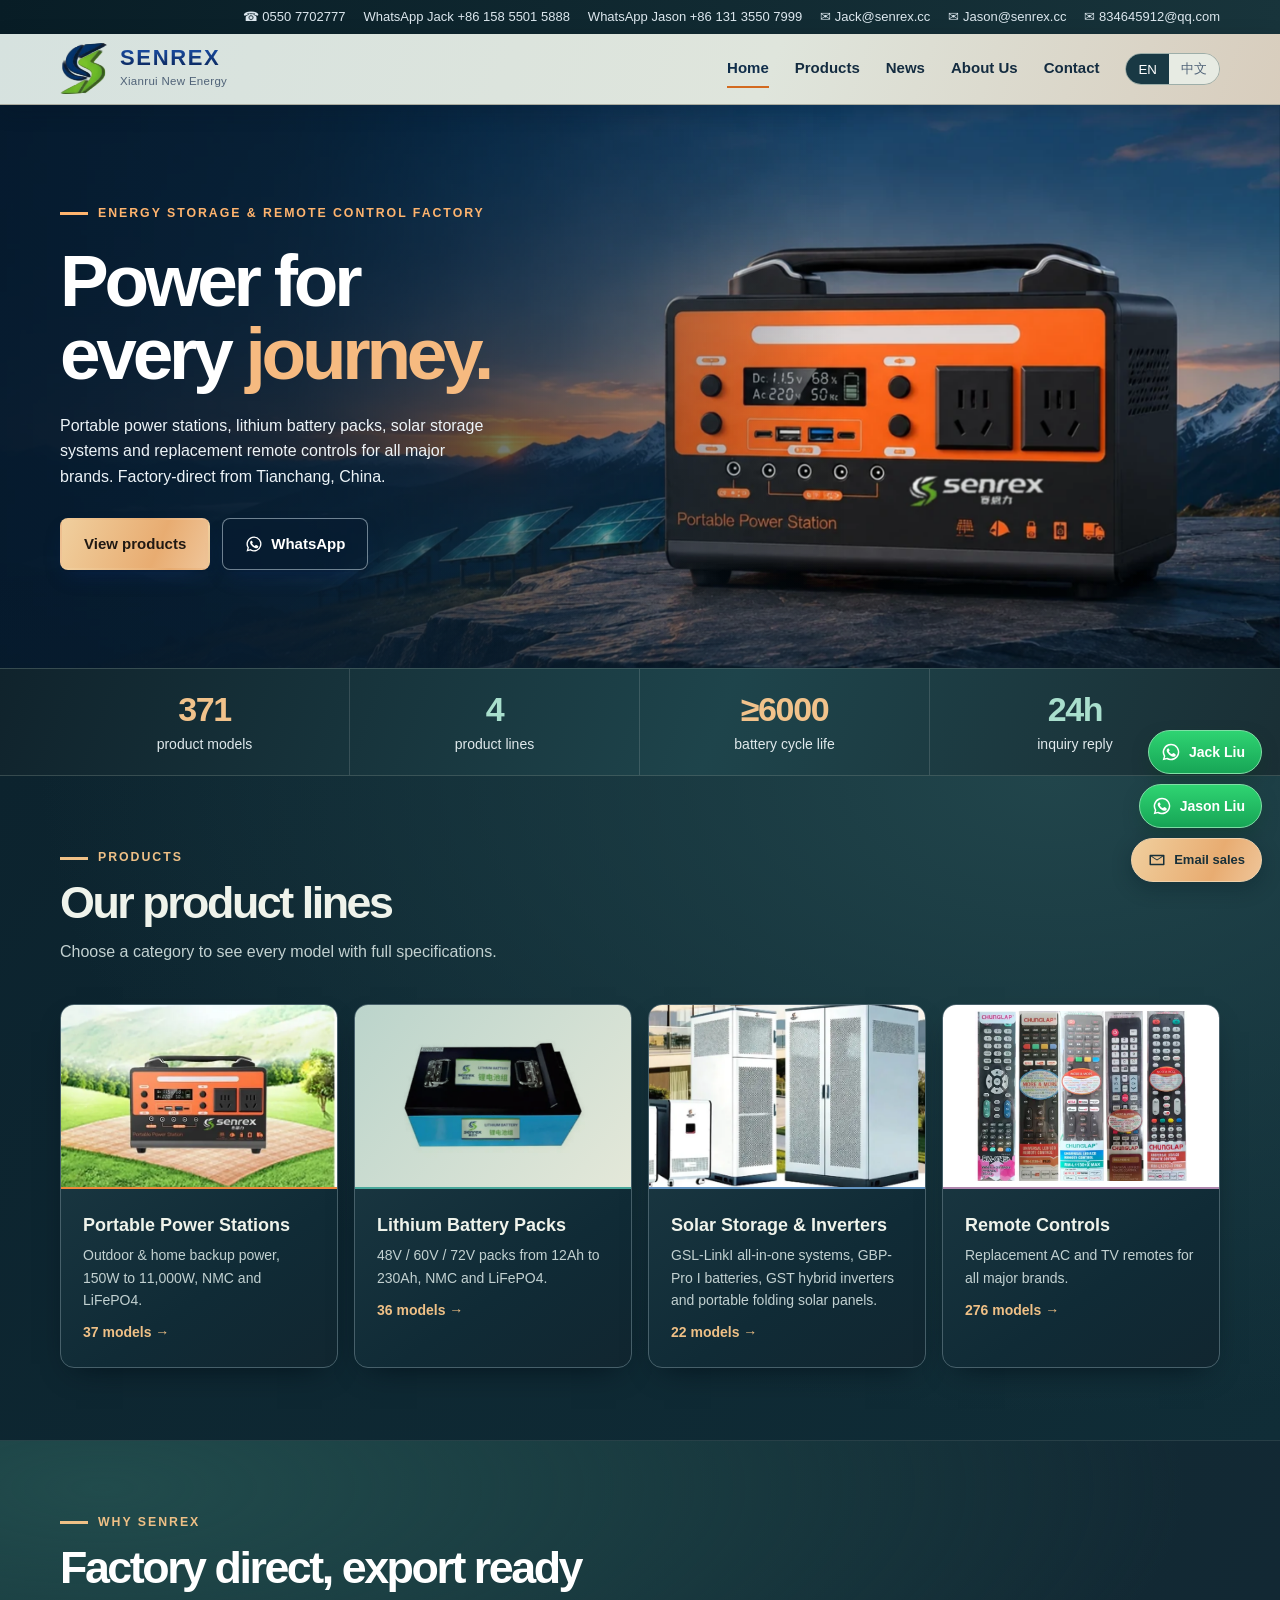
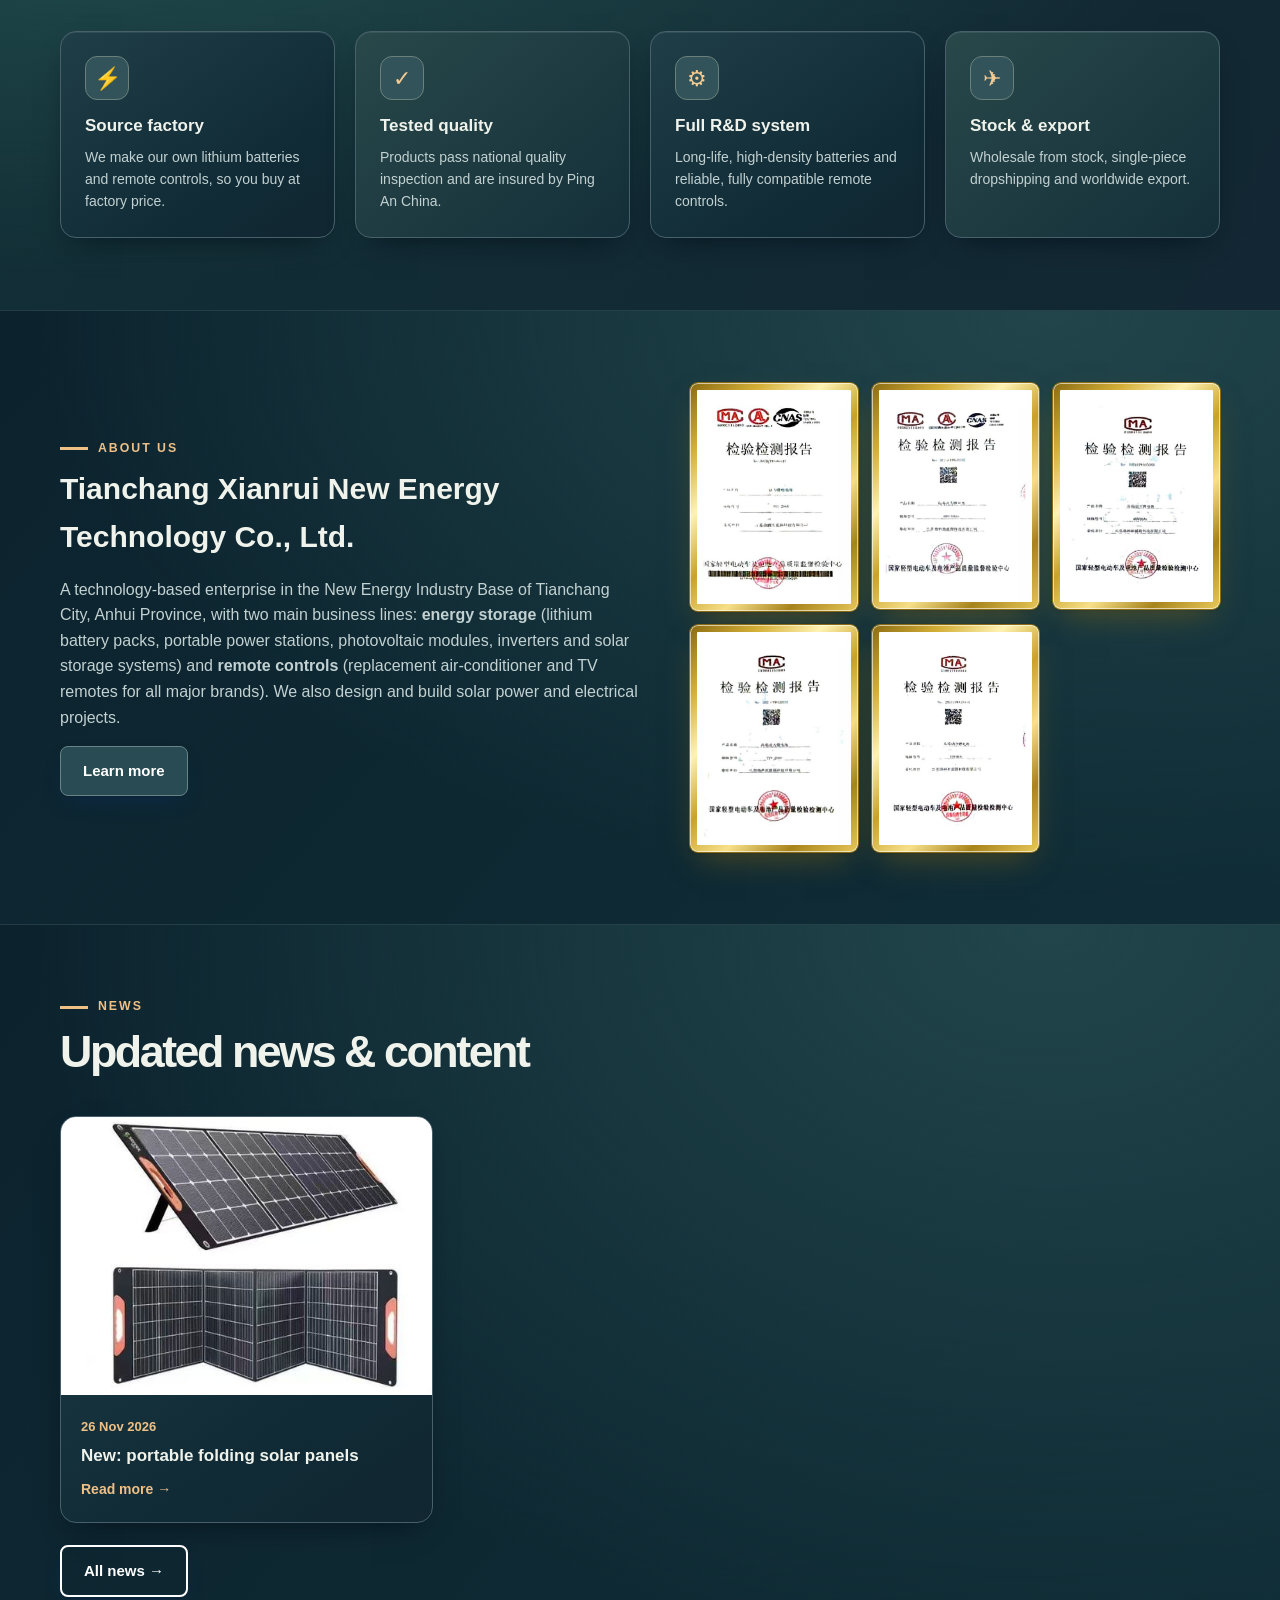
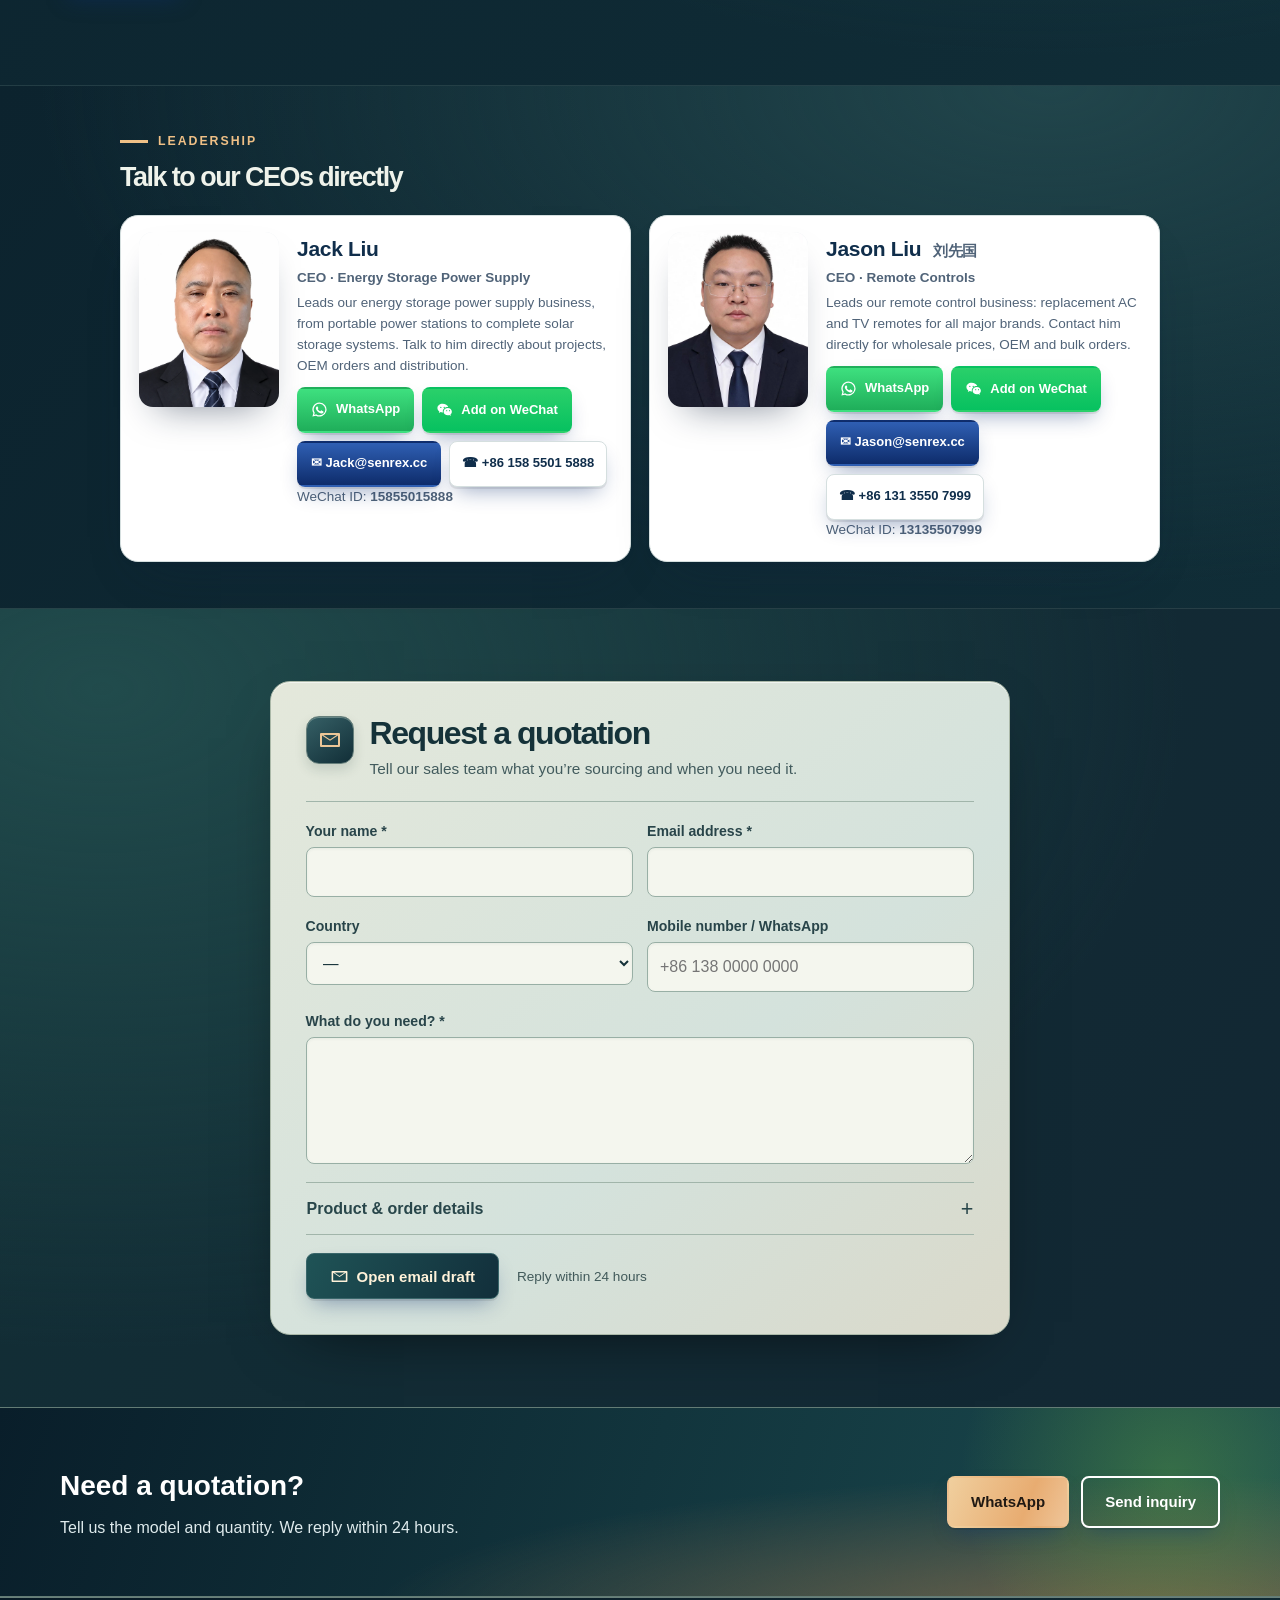
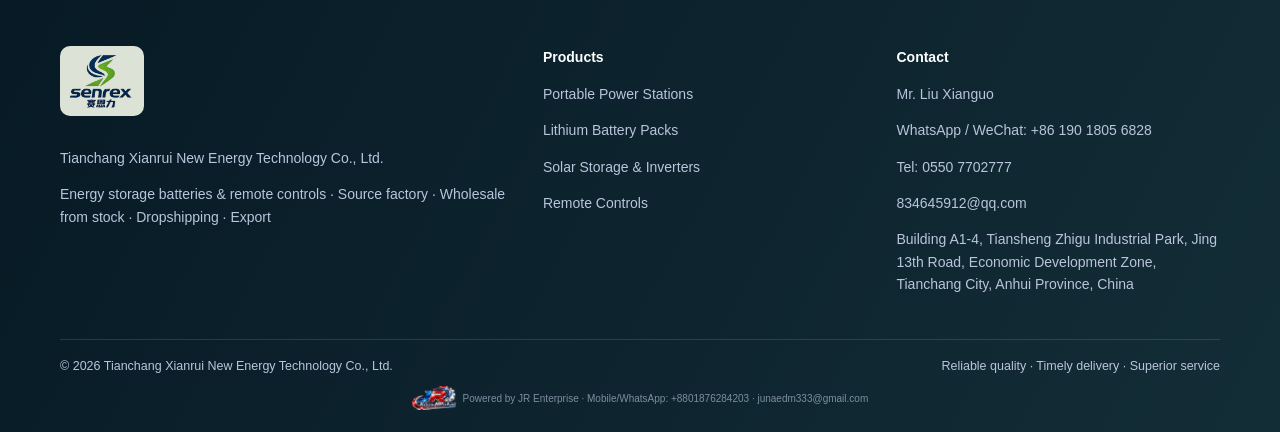
<file: index.html>
<!DOCTYPE html>
<html lang="en">
<head>
<meta charset="utf-8">
<meta name="viewport" content="width=device-width,initial-scale=1">
<title>Lithium Battery Factory | Senrex 赛恩力</title>
<meta name="description" content="Senrex lithium battery factory: portable power stations, 48V/60V/72V lithium battery packs, solar storage systems, inverters and remote controls. Wholesale and export.">
<link rel="icon" href="assets/img/logo_mark.png">
<link rel="stylesheet" href="assets/css/style.css?v=d12c5c83">
<link rel="stylesheet" href="assets/css/alpine.css?v=d12c5c83">
<script>try{var l=localStorage.getItem('senrex-lang');if(!l){l=(navigator.language||'').toLowerCase().indexOf('zh')===0?'zh-CN':'en'}document.documentElement.lang=l}catch(e){}</script>
</head>
<body data-page="home">
<div class="top"><div class="wrap">
  <a href="tel:+865507702777">☎ 0550 7702777</a>
  <a href="https://wa.me/8615855015888" target="_blank" rel="noopener">WhatsApp Jack +86 158 5501 5888</a>
  <a href="https://wa.me/8613135507999" target="_blank" rel="noopener">WhatsApp Jason +86 131 3550 7999</a>
  <a href="mailto:Jack@senrex.cc">✉ Jack@senrex.cc</a>
  <a href="mailto:Jason@senrex.cc">✉ Jason@senrex.cc</a>
  <a href="mailto:834645912@qq.com">✉ 834645912@qq.com</a>
</div></div>
<header class="nav"><div class="wrap">
  <a class="brand" href="index.html"><span class="brand-depth" aria-hidden="true"><img src="assets/img/logo_mark.png" width="158" height="160" alt=""><i style="--depth:-3px"></i><i style="--depth:-2px"></i><i style="--depth:-1px"></i><i style="--depth:0px"></i><i style="--depth:1px"></i><i style="--depth:2px"></i><i style="--depth:3px"></i></span><span><b>SENREX</b><small><span class="en">Xianrui New Energy</span><span class="zh">先锐新能源</span></small></span></a>
  <nav class="menu" id="menu">
    <a href="index.html" data-p="home"><span class="en">Home</span><span class="zh">首页</span></a>
    <a href="products.html" data-p="products"><span class="en">Products</span><span class="zh">产品中心</span></a>
    <a href="news.html" data-p="news"><span class="en">News</span><span class="zh">新闻动态</span></a>
    <a href="about.html" data-p="about"><span class="en">About Us</span><span class="zh">关于我们</span></a>
    <a href="contact.html" data-p="contact"><span class="en">Contact</span><span class="zh">联系我们</span></a>
    <div class="lang"><button data-l="en">EN</button><button data-l="zh-CN">中文</button></div>
  </nav>
  <button class="burger" id="burger" aria-label="Menu">☰</button>
</div></header>

<section class="hero alpine">
  <picture class="alpine-scene">
    <img src="assets/img/showcase/alpine-1536.webp" srcset="assets/img/showcase/alpine-900.webp 900w, assets/img/showcase/alpine-1536.webp 1536w" sizes="100vw" width="1536" height="1024" fetchpriority="high" alt="">
  </picture>
  <div class="wrap"><div class="hero-copy">
  <span class="tag"><span class="en">Energy storage &amp; remote control factory</span><span class="zh">储能电池 · 遥控器 源头工厂</span></span>
  <h1><span class="en">Power for<br>every <em>journey.</em></span><span class="zh">澎湃动力<br><em>随行致远。</em></span></h1>
  <p><span class="en">Portable power stations, lithium battery packs, solar storage systems and replacement remote controls for all major brands. Factory-direct from Tianchang, China.</span><span class="zh">便携式储能电源、动力锂电池、光储系统，以及各大品牌替换遥控器。安徽天长，厂家直供。</span></p>
  <div class="cta">
    <a class="btn btn-green" href="products.html"><span class="en">View products</span><span class="zh">浏览产品</span></a>
    <a class="btn btn-line" href="https://wa.me/8619018056828?text=Hello%20Senrex%2C%20I%20would%20like%20a%20quotation." target="_blank" rel="noopener"><svg width="18" height="18" fill="currentColor" viewBox="0 0 24 24" aria-hidden="true"><path d="M12 2a10 10 0 0 0-8.6 15.1L2 22l5-1.3A10 10 0 1 0 12 2zm0 18.2a8.2 8.2 0 0 1-4.2-1.2l-.3-.2-3 .8.8-2.9-.2-.3A8.2 8.2 0 1 1 12 20.2zm4.5-6.1c-.2-.1-1.5-.7-1.7-.8s-.4-.1-.6.1-.7.8-.8 1-.3.2-.5.1a6.7 6.7 0 0 1-3.3-2.9c-.3-.4.2-.4.7-1.3.1-.2 0-.3 0-.4l-.8-1.8c-.2-.5-.4-.4-.6-.4h-.5a1 1 0 0 0-.7.3 3 3 0 0 0-.9 2.2 5.2 5.2 0 0 0 1.1 2.8 11.9 11.9 0 0 0 4.6 4c1.7.7 2.4.8 3.2.7a2.8 2.8 0 0 0 1.8-1.3 2.3 2.3 0 0 0 .2-1.3c-.1-.1-.3-.2-.5-.3z"/></svg> WhatsApp</a>
  </div>
</div></div></section>
<div class="stats"><div class="wrap">
  <div class="stat"><b>371</b><span><span class="en">product models</span><span class="zh">个产品型号</span></span></div>
  <div class="stat"><b>4</b><span><span class="en">product lines</span><span class="zh">大产品线</span></span></div>
  <div class="stat"><b>≥6000</b><span><span class="en">battery cycle life</span><span class="zh">次电池循环寿命</span></span></div>
  <div class="stat"><b>24h</b><span><span class="en">inquiry reply</span><span class="zh">询盘回复</span></span></div>
</div></div>
<section class="s"><div class="wrap">
  <div class="head"><div class="kicker"><span class="en">Products</span><span class="zh">产品中心</span></div><h2><span class="en">Our product lines</span><span class="zh">我们的产品线</span></h2><p><span class="en">Choose a category to see every model with full specifications.</span><span class="zh">选择类别，查看所有型号及完整参数。</span></p></div>
  <div class="cats"><a class="cat cat-power" href="products.html#power"><div class="pic"><img src="assets/img/thumbs/showcase/power.webp" alt="Portable Power Stations" loading="lazy"></div>
<div class="txt"><h3><span class="en">Portable Power Stations</span><span class="zh">便携式储能电源</span></h3><p><span class="en">Outdoor & home backup power, 150W to 11,000W, NMC and LiFePO4.</span><span class="zh">户外及家庭备用电源，150W–11000W，三元锂 / 磷酸铁锂。</span></p><span class="n">37 <span class="en">models</span><span class="zh">个型号</span> →</span></div></a><a class="cat cat-battery" href="products.html#battery"><div class="pic"><img src="assets/img/thumbs/showcase/battery.webp" alt="Lithium Battery Packs" loading="lazy"></div>
<div class="txt"><h3><span class="en">Lithium Battery Packs</span><span class="zh">动力锂电池组</span></h3><p><span class="en">48V / 60V / 72V packs from 12Ah to 230Ah, NMC and LiFePO4.</span><span class="zh">48V / 60V / 72V，12Ah–230Ah，三元锂 / 磷酸铁锂。</span></p><span class="n">36 <span class="en">models</span><span class="zh">个型号</span> →</span></div></a><a class="cat cat-solar" href="products.html#solar"><div class="pic"><img src="assets/img/thumbs/showcase/solar.webp" alt="Solar Storage &amp; Inverters" loading="lazy"></div>
<div class="txt"><h3><span class="en">Solar Storage & Inverters</span><span class="zh">光储一体机与逆变器</span></h3><p><span class="en">GSL-LinkI all-in-one systems, GBP-Pro I batteries, GST hybrid inverters and portable folding solar panels.</span><span class="zh">GSL-LinkI 光储一体机、GBP-Pro I 低压电池、GST 逆变器及便携式折叠太阳能板。</span></p><span class="n">22 <span class="en">models</span><span class="zh">个型号</span> →</span></div></a><a class="cat cat-remote" href="products.html#remote"><div class="pic"><img src="assets/img/thumbs/showcase/remote.webp" alt="Remote Controls" loading="lazy"></div>
<div class="txt"><h3><span class="en">Remote Controls</span><span class="zh">遥控器</span></h3><p><span class="en">Replacement AC and TV remotes for all major brands.</span><span class="zh">各大品牌空调与电视替换遥控器。</span></p><span class="n">276 <span class="en">models</span><span class="zh">个型号</span> →</span></div></a></div>
</div></section>
<section class="s alt"><div class="wrap">
  <div class="head"><div class="kicker"><span class="en">Why Senrex</span><span class="zh">为什么选择赛恩力</span></div><h2><span class="en">Factory direct, export ready</span><span class="zh">工厂直供，外贸无忧</span></h2></div>
  <div class="why">
    <div><i>⚡</i><h3><span class="en">Source factory</span><span class="zh">源头工厂</span></h3><p><span class="en">We make our own lithium batteries and remote controls, so you buy at factory price.</span><span class="zh">自主生产锂电池与遥控器，工厂直供价格。</span></p></div>
    <div><i>✓</i><h3><span class="en">Tested quality</span><span class="zh">品质检测</span></h3><p><span class="en">Products pass national quality inspection and are insured by Ping An China.</span><span class="zh">产品通过国家质量检测认证，由中国平安承保。</span></p></div>
    <div><i>⚙</i><h3><span class="en">Full R&D system</span><span class="zh">完善研发体系</span></h3><p><span class="en">Long-life, high-density batteries and reliable, fully compatible remote controls.</span><span class="zh">掌握高能量密度、长循环寿命电池技术，遥控器兼容稳定、经久耐用。</span></p></div>
    <div><i>✈</i><h3><span class="en">Stock & export</span><span class="zh">现货与出口</span></h3><p><span class="en">Wholesale from stock, single-piece dropshipping and worldwide export.</span><span class="zh">现货批发，一件代发，全球出口。</span></p></div>
  </div>
</div></section>
<section class="s"><div class="wrap split">
  <div>
    <div class="kicker"><span class="en">About us</span><span class="zh">关于我们</span></div>
    <h2 style="color:var(--navy);font-size:30px;margin:6px 0 12px"><span class="en">Tianchang Xianrui New Energy Technology Co., Ltd.</span><span class="zh">天长市先锐新能源科技有限公司</span></h2>
    <p><span class="en">A technology-based enterprise in the New Energy Industry Base of Tianchang City, Anhui Province, with two main business lines: <b>energy storage</b> (lithium battery packs, portable power stations, photovoltaic modules, inverters and solar storage systems) and <b>remote controls</b> (replacement air-conditioner and TV remotes for all major brands). We also design and build solar power and electrical projects.</span><span class="zh">一家坐落于安徽省天长市新能源产业基地的科技型企业，拥有两大主营业务：<b>储能电池</b>（动力锂电池组、便携式储能电源、光伏组件、逆变器及光储系统）与<b>遥控器</b>（各大品牌空调、电视替换遥控器）。同时承接光伏发电及电力工程设计施工业务。</span></p>
    <a class="btn btn-navy" href="about.html"><span class="en">Learn more</span><span class="zh">了解更多</span></a>
  </div>
  <div class="certgrid"><img src="assets/img/thumbs/certs/cert1.jpg" data-full="assets/img/certs/cert1.jpg" alt="Inspection report 1" loading="lazy" data-zoom><img src="assets/img/thumbs/certs/cert2.jpg" data-full="assets/img/certs/cert2.jpg" alt="Inspection report 2" loading="lazy" data-zoom><img src="assets/img/thumbs/certs/cert3.jpg" data-full="assets/img/certs/cert3.jpg" alt="Inspection report 3" loading="lazy" data-zoom><img src="assets/img/thumbs/certs/cert4.jpg" data-full="assets/img/certs/cert4.jpg" alt="Inspection report 4" loading="lazy" data-zoom><img src="assets/img/thumbs/certs/cert5.jpg" data-full="assets/img/certs/cert5.jpg" alt="Inspection report 5" loading="lazy" data-zoom></div>
</div></section>
<section class="s"><div class="wrap">
  <div class="head"><div class="kicker"><span class="en">News</span><span class="zh">新闻动态</span></div><h2><span class="en">Updated news &amp; content</span><span class="zh">最新动态</span></h2></div>
  <div class="news-grid"><a class="post short" href="news.html#post-0"><div class="media one"><img src="assets/img/thumbs/solar/spv-multifold.jpg" data-full="assets/img/solar/spv-multifold.jpg" alt="" loading="lazy" data-zoom></div><div class="post-txt"><time datetime="2026-11-26"><span class="en">26 Nov 2026</span><span class="zh">2026年11月26日</span></time><h3><span class="en">New: portable folding solar panels</span><span class="zh">新品上市：便携式折叠太阳能板</span></h3><span class="go"><span class="en">Read more →</span><span class="zh">查看详情 →</span></span></div></a></div>
  <p style="margin-top:22px"><a class="btn btn-line" href="news.html"><span class="en">All news →</span><span class="zh">全部动态 →</span></a></p>
</div></section>
<section class="s ceo-s"><div class="wrap">
  <div class="head"><div class="kicker"><span class="en">Leadership</span><span class="zh">公司领导</span></div><h2><span class="en">Talk to our CEOs directly</span><span class="zh">直接联系我们的负责人</span></h2></div>
  <div class="leaders"><div class="ceo">
    <div class="ceo-photo"><img src="assets/img/team/jack-liu.webp" alt="Jack Liu, CEO" loading="lazy"></div>
    <div class="ceo-info">
      <h2>Jack Liu</h2>
      <p class="ceo-role"><span class="en">CEO · Energy Storage Power Supply</span><span class="zh">首席执行官 · 储能电源</span></p>
      <p><span class="en">Leads our energy storage power supply business, from portable power stations to complete solar storage systems. Talk to him directly about projects, OEM orders and distribution.</span><span class="zh">负责储能电源业务，涵盖便携式储能电源到完整光储系统。项目合作、OEM定制与代理经销，欢迎直接联系。</span></p>
      <div class="ceo-btns">
        <a class="btn btn-wa" href="https://wa.me/8615855015888?text=Hello%20Jack%2C%20I%20am%20interested%20in%20Senrex%20products." target="_blank" rel="noopener"><svg width="20" height="20" fill="currentColor" viewBox="0 0 24 24" aria-hidden="true"><path d="M12 2a10 10 0 0 0-8.6 15.1L2 22l5-1.3A10 10 0 1 0 12 2zm0 18.2a8.2 8.2 0 0 1-4.2-1.2l-.3-.2-3 .8.8-2.9-.2-.3A8.2 8.2 0 1 1 12 20.2zm4.5-6.1c-.2-.1-1.5-.7-1.7-.8s-.4-.1-.6.1-.7.8-.8 1-.3.2-.5.1a6.7 6.7 0 0 1-3.3-2.9c-.3-.4.2-.4.7-1.3.1-.2 0-.3 0-.4l-.8-1.8c-.2-.5-.4-.4-.6-.4h-.5a1 1 0 0 0-.7.3 3 3 0 0 0-.9 2.2 5.2 5.2 0 0 0 1.1 2.8 11.9 11.9 0 0 0 4.6 4c1.7.7 2.4.8 3.2.7a2.8 2.8 0 0 0 1.8-1.3 2.3 2.3 0 0 0 .2-1.3c-.1-.1-.3-.2-.5-.3z"/></svg> WhatsApp</a><button class="btn btn-wechat" type="button" data-wechat="15855015888"><svg viewBox="0 0 24 24" width="20" height="20" fill="currentColor" aria-hidden="true"><path d="M9.2 4C5.2 4 2 6.7 2 10c0 1.9 1 3.6 2.7 4.7L4 17l2.6-1.3c.8.2 1.7.4 2.6.4h.6a5.6 5.6 0 0 1-.2-1.5c0-3.4 3.2-6.1 7.2-6.1h.5C16.6 5.9 13.2 4 9.2 4zM6.8 8.2a.9.9 0 1 1 0 1.8.9.9 0 0 1 0-1.8zm4.8 0a.9.9 0 1 1 0 1.8.9.9 0 0 1 0-1.8zM16.8 10c-3.4 0-6.1 2.2-6.1 5s2.7 5 6.1 5c.7 0 1.4-.1 2-.3L21 21l-.6-2c1.2-.9 2-2.3 2-3.9 0-2.9-2.6-5.1-5.6-5.1zm-2 2.9a.8.8 0 1 1 0 1.5.8.8 0 0 1 0-1.5zm4 0a.8.8 0 1 1 0 1.5.8.8 0 0 1 0-1.5z"/></svg><span class="en">Add on WeChat</span><span class="zh">添加微信</span></button><a class="btn btn-mail" href="mailto:Jack@senrex.cc?subject=Senrex%20inquiry">✉ Jack@senrex.cc</a>
        <a class="btn btn-call" href="tel:+8615855015888">☎ +86 158 5501 5888</a>
      </div><p class="ceo-note"><span class="en">WeChat ID</span><span class="zh">微信号</span>: <b>15855015888</b></p>
    </div>
  </div><div class="ceo">
    <div class="ceo-photo"><img src="assets/img/team/jason-liu.webp" alt="Jason Liu, CEO" loading="lazy"></div>
    <div class="ceo-info">
      <h2>Jason Liu <span class="ceo-zh">刘先国</span></h2>
      <p class="ceo-role"><span class="en">CEO · Remote Controls</span><span class="zh">首席执行官 · 遥控器</span></p>
      <p><span class="en">Leads our remote control business: replacement AC and TV remotes for all major brands. Contact him directly for wholesale prices, OEM and bulk orders.</span><span class="zh">负责遥控器业务，提供各大品牌空调与电视替换遥控器。批发价格、OEM定制及大批量订单，欢迎直接联系。</span></p>
      <div class="ceo-btns">
        <a class="btn btn-wa" href="https://wa.me/8613135507999?text=Hello%20Jason%2C%20I%20am%20interested%20in%20Senrex%20products." target="_blank" rel="noopener"><svg width="20" height="20" fill="currentColor" viewBox="0 0 24 24" aria-hidden="true"><path d="M12 2a10 10 0 0 0-8.6 15.1L2 22l5-1.3A10 10 0 1 0 12 2zm0 18.2a8.2 8.2 0 0 1-4.2-1.2l-.3-.2-3 .8.8-2.9-.2-.3A8.2 8.2 0 1 1 12 20.2zm4.5-6.1c-.2-.1-1.5-.7-1.7-.8s-.4-.1-.6.1-.7.8-.8 1-.3.2-.5.1a6.7 6.7 0 0 1-3.3-2.9c-.3-.4.2-.4.7-1.3.1-.2 0-.3 0-.4l-.8-1.8c-.2-.5-.4-.4-.6-.4h-.5a1 1 0 0 0-.7.3 3 3 0 0 0-.9 2.2 5.2 5.2 0 0 0 1.1 2.8 11.9 11.9 0 0 0 4.6 4c1.7.7 2.4.8 3.2.7a2.8 2.8 0 0 0 1.8-1.3 2.3 2.3 0 0 0 .2-1.3c-.1-.1-.3-.2-.5-.3z"/></svg> WhatsApp</a><button class="btn btn-wechat" type="button" data-wechat="13135507999"><svg viewBox="0 0 24 24" width="20" height="20" fill="currentColor" aria-hidden="true"><path d="M9.2 4C5.2 4 2 6.7 2 10c0 1.9 1 3.6 2.7 4.7L4 17l2.6-1.3c.8.2 1.7.4 2.6.4h.6a5.6 5.6 0 0 1-.2-1.5c0-3.4 3.2-6.1 7.2-6.1h.5C16.6 5.9 13.2 4 9.2 4zM6.8 8.2a.9.9 0 1 1 0 1.8.9.9 0 0 1 0-1.8zm4.8 0a.9.9 0 1 1 0 1.8.9.9 0 0 1 0-1.8zM16.8 10c-3.4 0-6.1 2.2-6.1 5s2.7 5 6.1 5c.7 0 1.4-.1 2-.3L21 21l-.6-2c1.2-.9 2-2.3 2-3.9 0-2.9-2.6-5.1-5.6-5.1zm-2 2.9a.8.8 0 1 1 0 1.5.8.8 0 0 1 0-1.5zm4 0a.8.8 0 1 1 0 1.5.8.8 0 0 1 0-1.5z"/></svg><span class="en">Add on WeChat</span><span class="zh">添加微信</span></button><a class="btn btn-mail" href="mailto:Jason@senrex.cc?subject=Senrex%20inquiry">✉ Jason@senrex.cc</a>
        <a class="btn btn-call" href="tel:+8613135507999">☎ +86 131 3550 7999</a>
      </div><p class="ceo-note"><span class="en">WeChat ID</span><span class="zh">微信号</span>: <b>13135507999</b></p>
    </div>
  </div></div>
</div></section>
<section class="s alt" id="inquiry"><div class="wrap contact single">
  <div class="cbox">
    <form class="inq" id="inq-home" novalidate>
  <div class="inquiry-intro"><span class="mail-seal" aria-hidden="true"><svg viewBox="0 0 24 24" aria-hidden="true"><path d="M3 5h18a1 1 0 0 1 1 1v12a1 1 0 0 1-1 1H3a1 1 0 0 1-1-1V6a1 1 0 0 1 1-1zm1 2.4V17h16V7.4l-8 5.3-8-5.3zM5.4 7 12 11.4 18.6 7H5.4z"/></svg></span>
    <div><h2 id="inq-home-title"><span class="en">Request a quotation</span><span class="zh">获取报价</span></h2><p><span class="en">Tell our sales team what you’re sourcing and when you need it.</span><span class="zh">告诉销售团队您想采购的产品及交付时间。</span></p></div>
  </div>
  <div class="row"><div class="field"><label for="inq-home-name"><span class="en">Your name *</span><span class="zh">您的姓名 *</span></label><input id="inq-home-name" name="name" autocomplete="name" required></div><div class="field"><label for="inq-home-email"><span class="en">Email address *</span><span class="zh">电子邮箱 *</span></label><input id="inq-home-email" name="email" type="email" autocomplete="email" required></div></div>
  <div class="row"><div class="field"><label for="inq-home-country"><span class="en">Country</span><span class="zh">国家</span></label><select id="inq-home-country" name="country" class="country-select"><option value="">—</option></select></div><div class="field"><label for="inq-home-phone"><span class="en">Mobile number / WhatsApp</span><span class="zh">手机号码 / WhatsApp</span></label><input id="inq-home-phone" name="phone" type="tel" autocomplete="tel" placeholder="+86 138 0000 0000"></div></div>
  <div class="field"><label for="inq-home-message"><span class="en">What do you need? *</span><span class="zh">您的需求 *</span></label><textarea id="inq-home-message" name="message" rows="4" required></textarea></div>
  <details class="order-details"><summary><span class="en">Product & order details</span><span class="zh">产品与订单信息</span></summary>
    <div class="order-fields"><div class="row"><div class="field"><label for="inq-home-product_line"><span class="en">Product line</span><span class="zh">产品线</span></label><select id="inq-home-product_line" name="product_line" ><option value="">—</option><option value="Portable Power Stations">Portable Power Stations / 便携式储能电源</option><option value="Lithium Battery Packs">Lithium Battery Packs / 动力锂电池组</option><option value="Solar Storage & Inverters">Solar Storage & Inverters / 光储一体机与逆变器</option><option value="Remote Controls">Remote Controls / 遥控器</option></select></div><div class="field"><label for="inq-home-product"><span class="en">Model</span><span class="zh">型号</span></label><input id="inq-home-product" name="product" placeholder="48V100Ah"></div></div><div class="row"><div class="field"><label for="inq-home-quantity"><span class="en">Order quantity</span><span class="zh">采购数量</span></label><input id="inq-home-quantity" name="quantity" ></div><div class="field"><label for="inq-home-company"><span class="en">Company</span><span class="zh">公司名称</span></label><input id="inq-home-company" name="company" autocomplete="organization"></div></div></div>
  </details>
  <input type="text" name="_honey" style="display:none" tabindex="-1" autocomplete="off">
  <div class="inquiry-send"><button class="btn btn-green" type="submit"><svg viewBox="0 0 24 24" aria-hidden="true"><path d="M3 5h18a1 1 0 0 1 1 1v12a1 1 0 0 1-1 1H3a1 1 0 0 1-1-1V6a1 1 0 0 1 1-1zm1 2.4V17h16V7.4l-8 5.3-8-5.3zM5.4 7 12 11.4 18.6 7H5.4z"/></svg><span class="en">Open email draft</span><span class="zh">打开邮件草稿</span></button>
    <span><span class="en">Reply within 24 hours</span><span class="zh">24 小时内回复</span></span></div>
  <p class="note msg" role="status" aria-live="polite"></p>
</form>
  </div>
</div></section>
<section class="ctaband"><div class="wrap">
  <div><h2><span class="en">Need a quotation?</span><span class="zh">需要报价？</span></h2><p><span class="en">Tell us the model and quantity. We reply within 24 hours.</span><span class="zh">告诉我们型号和数量，24小时内回复。</span></p></div>
  <div style="display:flex;gap:12px;flex-wrap:wrap"><a class="btn btn-green" href="https://wa.me/8619018056828?text=Hello%20Senrex%2C%20I%20would%20like%20a%20quotation." target="_blank" rel="noopener">WhatsApp</a><a class="btn btn-line" href="#inquiry"><span class="en">Send inquiry</span><span class="zh">发送询盘</span></a></div>
</div></section>

<footer><div class="wrap">
  <div class="cols">
    <div>
      <div class="logo"><img src="assets/img/thumbs/logo.png" alt="Senrex 赛恩力"></div>
      <p><span class="en">Tianchang Xianrui New Energy Technology Co., Ltd.</span><span class="zh">天长市先锐新能源科技有限公司</span></p>
      <p><span class="en">Energy storage batteries &amp; remote controls · Source factory · Wholesale from stock · Dropshipping · Export</span><span class="zh">储能电池与遥控器源头工厂 · 现货批发 · 一件代发 · 外贸出口</span></p>
    </div>
    <div>
      <h4><span class="en">Products</span><span class="zh">产品中心</span></h4>
      <p><a href="products.html#power"><span class="en">Portable Power Stations</span><span class="zh">便携式储能电源</span></a></p><p><a href="products.html#battery"><span class="en">Lithium Battery Packs</span><span class="zh">动力锂电池组</span></a></p><p><a href="products.html#solar"><span class="en">Solar Storage & Inverters</span><span class="zh">光储一体机与逆变器</span></a></p><p><a href="products.html#remote"><span class="en">Remote Controls</span><span class="zh">遥控器</span></a></p>
    </div>
    <div>
      <h4><span class="en">Contact</span><span class="zh">联系我们</span></h4>
      <p><span class="en">Mr. Liu Xianguo</span><span class="zh">刘先国</span></p>
      <p><a href="https://wa.me/8619018056828" target="_blank" rel="noopener">WhatsApp / WeChat: +86 190 1805 6828</a></p>
      <p><a href="tel:+865507702777">Tel: 0550 7702777</a></p>
      <p><a href="mailto:834645912@qq.com">834645912@qq.com</a></p>
      <p><span class="en">Building A1-4, Tiansheng Zhigu Industrial Park, Jing 13th Road, Economic Development Zone, Tianchang City, Anhui Province, China</span><span class="zh">安徽省天长市经济开发区经十三路天盛智谷产业园A1-4栋</span></p>
    </div>
  </div>
  <div class="copy"><span>© 2026 <span class="en">Tianchang Xianrui New Energy Technology Co., Ltd.</span><span class="zh">天长市先锐新能源科技有限公司</span></span><span><span class="en">Reliable quality · Timely delivery · Superior service</span><span class="zh">可靠的质量 · 及时的供货 · 最佳的服务</span></span></div>
  <div class="jr-credit" style="text-align:center;font-size:10px;line-height:1.5;margin-top:10px;display:flex;align-items:center;justify-content:center;gap:6px;flex-wrap:wrap"><img src="assets/img/jr-enterprise-logo.webp" width="45" height="24" alt="JR Enterprise" loading="lazy" style="height:24px;width:auto;display:block"><span style="opacity:.65">Powered by JR Enterprise · Mobile/WhatsApp: <a href="https://wa.me/8801876284203" target="_blank" rel="noopener" style="color:inherit;text-decoration:none">+8801876284203</a> · <a href="mailto:junaedm333@gmail.com" style="color:inherit;text-decoration:none">junaedm333@gmail.com</a></span></div>
</div></footer>
<div class="float">
  <a class="wa wa-name" href="https://wa.me/8615855015888?text=Hello%20Jack%2C%20I%20am%20interested%20in%20Senrex%20energy%20storage%20products." target="_blank" rel="noopener" aria-label="WhatsApp Jack Liu"><svg viewBox="0 0 24 24" aria-hidden="true"><path d="M12 2a10 10 0 0 0-8.6 15.1L2 22l5-1.3A10 10 0 1 0 12 2zm0 18.2a8.2 8.2 0 0 1-4.2-1.2l-.3-.2-3 .8.8-2.9-.2-.3A8.2 8.2 0 1 1 12 20.2zm4.5-6.1c-.2-.1-1.5-.7-1.7-.8s-.4-.1-.6.1-.7.8-.8 1-.3.2-.5.1a6.7 6.7 0 0 1-3.3-2.9c-.3-.4.2-.4.7-1.3.1-.2 0-.3 0-.4l-.8-1.8c-.2-.5-.4-.4-.6-.4h-.5a1 1 0 0 0-.7.3 3 3 0 0 0-.9 2.2 5.2 5.2 0 0 0 1.1 2.8 11.9 11.9 0 0 0 4.6 4c1.7.7 2.4.8 3.2.7a2.8 2.8 0 0 0 1.8-1.3 2.3 2.3 0 0 0 .2-1.3c-.1-.1-.3-.2-.5-.3z"/></svg><span>Jack Liu</span></a>
  <a class="wa wa-name" href="https://wa.me/8613135507999?text=Hello%20Jason%2C%20I%20am%20interested%20in%20Senrex%20remote%20controls." target="_blank" rel="noopener" aria-label="WhatsApp Jason Liu"><svg viewBox="0 0 24 24" aria-hidden="true"><path d="M12 2a10 10 0 0 0-8.6 15.1L2 22l5-1.3A10 10 0 1 0 12 2zm0 18.2a8.2 8.2 0 0 1-4.2-1.2l-.3-.2-3 .8.8-2.9-.2-.3A8.2 8.2 0 1 1 12 20.2zm4.5-6.1c-.2-.1-1.5-.7-1.7-.8s-.4-.1-.6.1-.7.8-.8 1-.3.2-.5.1a6.7 6.7 0 0 1-3.3-2.9c-.3-.4.2-.4.7-1.3.1-.2 0-.3 0-.4l-.8-1.8c-.2-.5-.4-.4-.6-.4h-.5a1 1 0 0 0-.7.3 3 3 0 0 0-.9 2.2 5.2 5.2 0 0 0 1.1 2.8 11.9 11.9 0 0 0 4.6 4c1.7.7 2.4.8 3.2.7a2.8 2.8 0 0 0 1.8-1.3 2.3 2.3 0 0 0 .2-1.3c-.1-.1-.3-.2-.5-.3z"/></svg><span>Jason Liu</span></a>
  <a class="em" href="contact.html#form"><svg viewBox="0 0 24 24" aria-hidden="true"><path d="M3 5h18a1 1 0 0 1 1 1v12a1 1 0 0 1-1 1H3a1 1 0 0 1-1-1V6a1 1 0 0 1 1-1zm1 2.4V17h16V7.4l-8 5.3-8-5.3zM5.4 7 12 11.4 18.6 7H5.4z"/></svg><span class="en">Email sales</span><span class="zh">邮件询价</span></a>
</div>
<div class="modal" id="pmodal"><div class="box"><button class="x" data-close aria-label="Close">×</button><div class="gal"></div><div class="info"></div></div></div>
<div class="modal zoom" id="zmodal"><div class="box"><button class="x" data-close aria-label="Close">×</button><img alt=""></div></div>
<div class="modal" id="imodal" role="dialog" aria-modal="true" aria-labelledby="inq-modal-title"><div class="box" style="display:block;max-width:640px"><button class="x" data-close aria-label="Close">×</button><div class="info"><form class="inq" id="inq-modal" novalidate>
  <div class="inquiry-intro"><span class="mail-seal" aria-hidden="true"><svg viewBox="0 0 24 24" aria-hidden="true"><path d="M3 5h18a1 1 0 0 1 1 1v12a1 1 0 0 1-1 1H3a1 1 0 0 1-1-1V6a1 1 0 0 1 1-1zm1 2.4V17h16V7.4l-8 5.3-8-5.3zM5.4 7 12 11.4 18.6 7H5.4z"/></svg></span>
    <div><h2 id="inq-modal-title"><span class="en">Request a quotation</span><span class="zh">获取报价</span></h2><p><span class="en">Tell our sales team what you’re sourcing and when you need it.</span><span class="zh">告诉销售团队您想采购的产品及交付时间。</span></p></div>
  </div>
  <div class="row"><div class="field"><label for="inq-modal-name"><span class="en">Your name *</span><span class="zh">您的姓名 *</span></label><input id="inq-modal-name" name="name" autocomplete="name" required></div><div class="field"><label for="inq-modal-email"><span class="en">Email address *</span><span class="zh">电子邮箱 *</span></label><input id="inq-modal-email" name="email" type="email" autocomplete="email" required></div></div>
  <div class="row"><div class="field"><label for="inq-modal-country"><span class="en">Country</span><span class="zh">国家</span></label><select id="inq-modal-country" name="country" class="country-select"><option value="">—</option></select></div><div class="field"><label for="inq-modal-phone"><span class="en">Mobile number / WhatsApp</span><span class="zh">手机号码 / WhatsApp</span></label><input id="inq-modal-phone" name="phone" type="tel" autocomplete="tel" placeholder="+86 138 0000 0000"></div></div>
  <div class="field"><label for="inq-modal-message"><span class="en">What do you need? *</span><span class="zh">您的需求 *</span></label><textarea id="inq-modal-message" name="message" rows="4" required></textarea></div>
  <details class="order-details"><summary><span class="en">Product & order details</span><span class="zh">产品与订单信息</span></summary>
    <div class="order-fields"><div class="row"><div class="field"><label for="inq-modal-product_line"><span class="en">Product line</span><span class="zh">产品线</span></label><select id="inq-modal-product_line" name="product_line" ><option value="">—</option><option value="Portable Power Stations">Portable Power Stations / 便携式储能电源</option><option value="Lithium Battery Packs">Lithium Battery Packs / 动力锂电池组</option><option value="Solar Storage & Inverters">Solar Storage & Inverters / 光储一体机与逆变器</option><option value="Remote Controls">Remote Controls / 遥控器</option></select></div><div class="field"><label for="inq-modal-product"><span class="en">Model</span><span class="zh">型号</span></label><input id="inq-modal-product" name="product" placeholder="48V100Ah"></div></div><div class="row"><div class="field"><label for="inq-modal-quantity"><span class="en">Order quantity</span><span class="zh">采购数量</span></label><input id="inq-modal-quantity" name="quantity" ></div><div class="field"><label for="inq-modal-company"><span class="en">Company</span><span class="zh">公司名称</span></label><input id="inq-modal-company" name="company" autocomplete="organization"></div></div></div>
  </details>
  <input type="text" name="_honey" style="display:none" tabindex="-1" autocomplete="off">
  <div class="inquiry-send"><button class="btn btn-green" type="submit"><svg viewBox="0 0 24 24" aria-hidden="true"><path d="M3 5h18a1 1 0 0 1 1 1v12a1 1 0 0 1-1 1H3a1 1 0 0 1-1-1V6a1 1 0 0 1 1-1zm1 2.4V17h16V7.4l-8 5.3-8-5.3zM5.4 7 12 11.4 18.6 7H5.4z"/></svg><span class="en">Open email draft</span><span class="zh">打开邮件草稿</span></button>
    <span><span class="en">Reply within 24 hours</span><span class="zh">24 小时内回复</span></span></div>
  <p class="note msg" role="status" aria-live="polite"></p>
</form></div></div></div>
<script>window.SENREX={email:"834645912@qq.com",wa:"8619018056828"};</script>
<script src="assets/js/data.js?v=d12c5c83"></script>
<script src="assets/js/main.js?v=d12c5c83"></script>
</body></html>
</file>
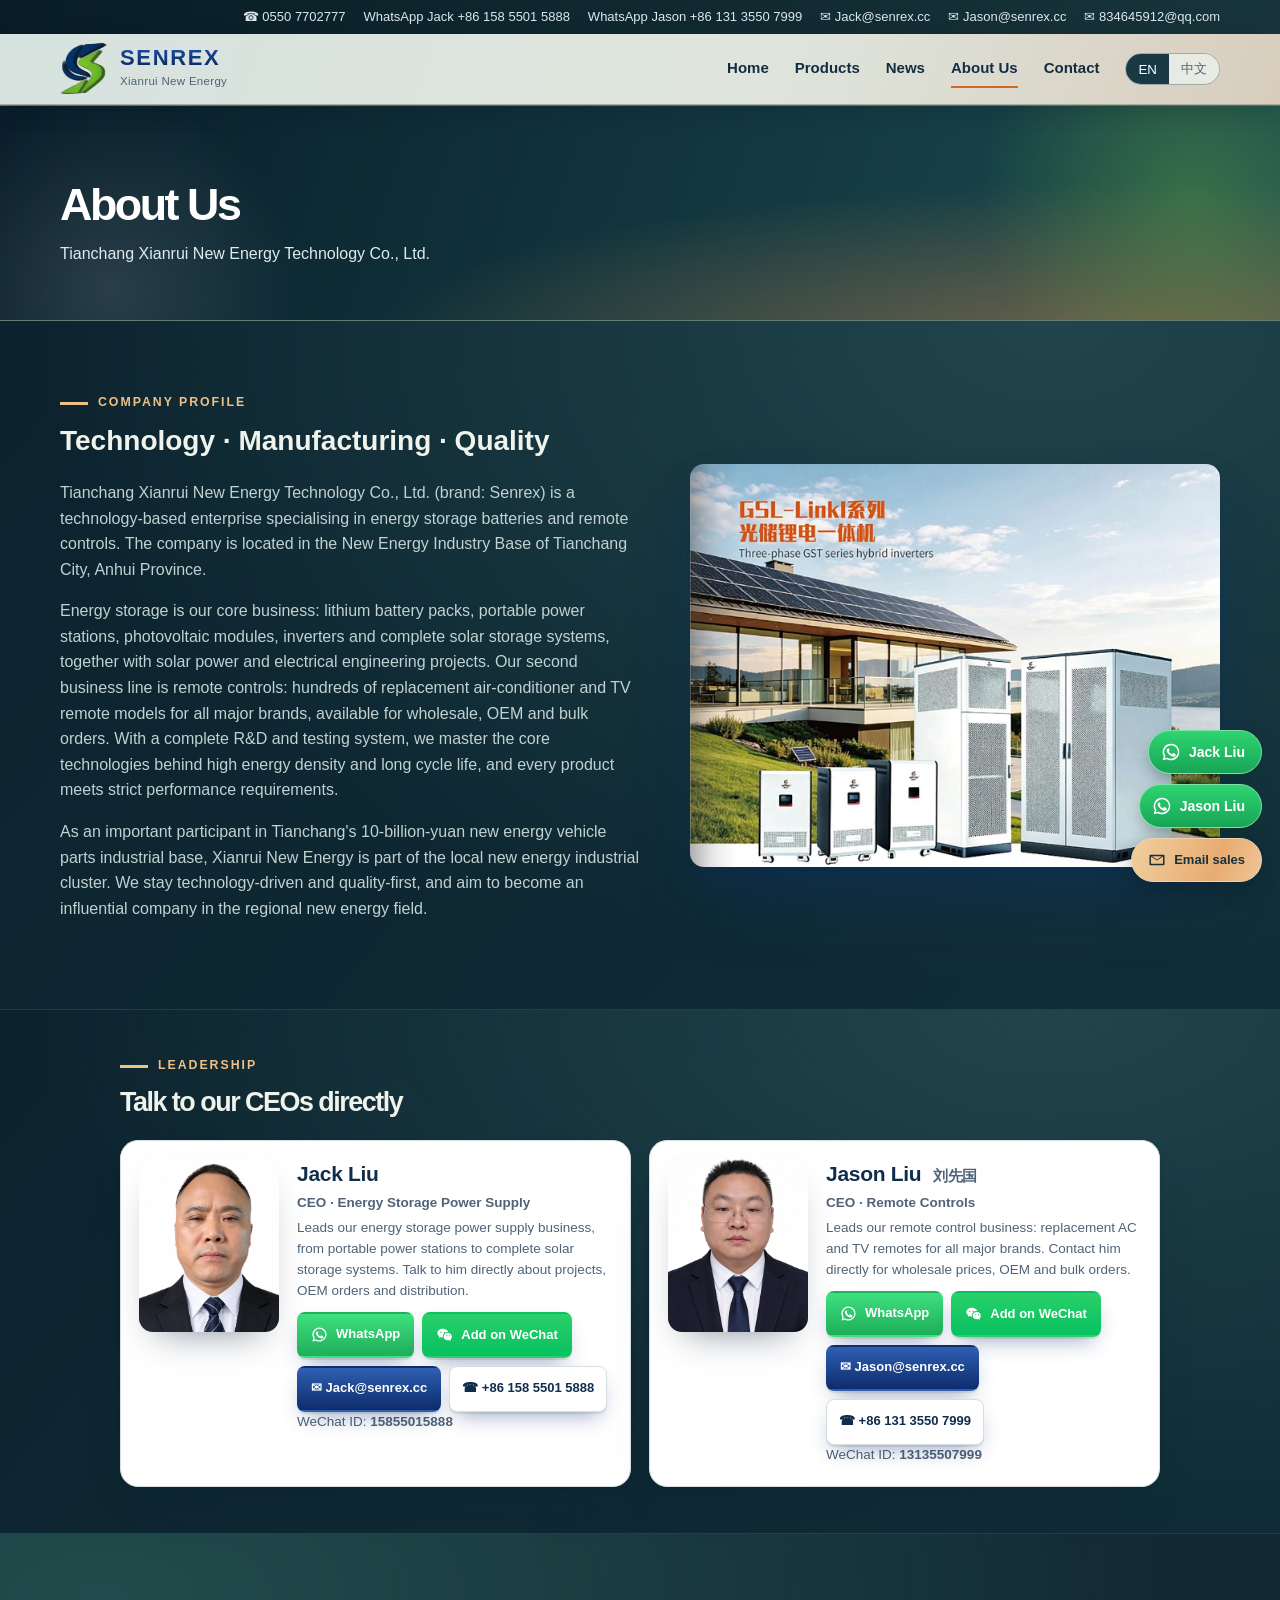
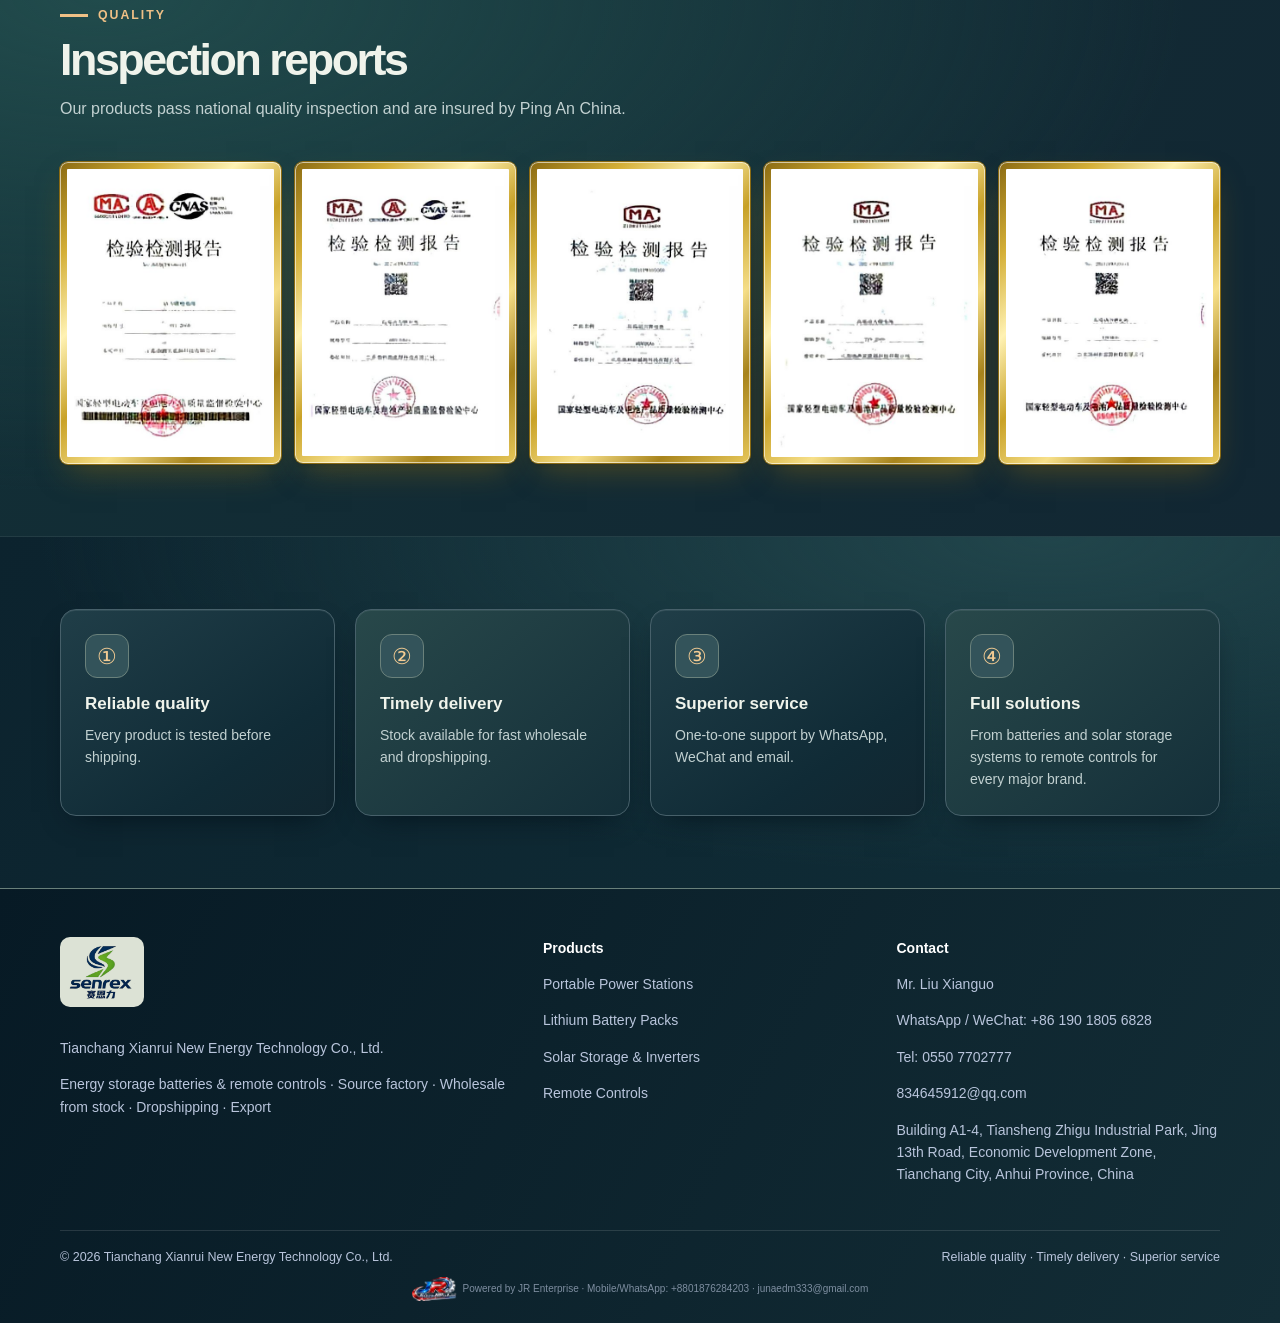
<file: about.html>
<!DOCTYPE html>
<html lang="en">
<head>
<meta charset="utf-8">
<meta name="viewport" content="width=device-width,initial-scale=1">
<title>About Us | Senrex 赛恩力</title>
<meta name="description" content="Senrex lithium battery factory: portable power stations, 48V/60V/72V lithium battery packs, solar storage systems, inverters and remote controls. Wholesale and export.">
<link rel="icon" href="assets/img/logo_mark.png">
<link rel="stylesheet" href="assets/css/style.css?v=d12c5c83">
<link rel="stylesheet" href="assets/css/alpine.css?v=d12c5c83">
<script>try{var l=localStorage.getItem('senrex-lang');if(!l){l=(navigator.language||'').toLowerCase().indexOf('zh')===0?'zh-CN':'en'}document.documentElement.lang=l}catch(e){}</script>
</head>
<body data-page="about">
<div class="top"><div class="wrap">
  <a href="tel:+865507702777">☎ 0550 7702777</a>
  <a href="https://wa.me/8615855015888" target="_blank" rel="noopener">WhatsApp Jack +86 158 5501 5888</a>
  <a href="https://wa.me/8613135507999" target="_blank" rel="noopener">WhatsApp Jason +86 131 3550 7999</a>
  <a href="mailto:Jack@senrex.cc">✉ Jack@senrex.cc</a>
  <a href="mailto:Jason@senrex.cc">✉ Jason@senrex.cc</a>
  <a href="mailto:834645912@qq.com">✉ 834645912@qq.com</a>
</div></div>
<header class="nav"><div class="wrap">
  <a class="brand" href="index.html"><span class="brand-depth" aria-hidden="true"><img src="assets/img/logo_mark.png" width="158" height="160" alt=""><i style="--depth:-3px"></i><i style="--depth:-2px"></i><i style="--depth:-1px"></i><i style="--depth:0px"></i><i style="--depth:1px"></i><i style="--depth:2px"></i><i style="--depth:3px"></i></span><span><b>SENREX</b><small><span class="en">Xianrui New Energy</span><span class="zh">先锐新能源</span></small></span></a>
  <nav class="menu" id="menu">
    <a href="index.html" data-p="home"><span class="en">Home</span><span class="zh">首页</span></a>
    <a href="products.html" data-p="products"><span class="en">Products</span><span class="zh">产品中心</span></a>
    <a href="news.html" data-p="news"><span class="en">News</span><span class="zh">新闻动态</span></a>
    <a href="about.html" data-p="about"><span class="en">About Us</span><span class="zh">关于我们</span></a>
    <a href="contact.html" data-p="contact"><span class="en">Contact</span><span class="zh">联系我们</span></a>
    <div class="lang"><button data-l="en">EN</button><button data-l="zh-CN">中文</button></div>
  </nav>
  <button class="burger" id="burger" aria-label="Menu">☰</button>
</div></header>

<div class="ptitle"><div class="wrap"><h1><span class="en">About Us</span><span class="zh">关于我们</span></h1><p><span class="en">Tianchang Xianrui New Energy Technology Co., Ltd.</span><span class="zh">天长市先锐新能源科技有限公司</span></p></div></div>
<section class="s"><div class="wrap split">
  <div>
    <div class="kicker"><span class="en">Company profile</span><span class="zh">公司简介</span></div>
    <h2 style="color:var(--navy);font-size:28px;margin:6px 0 14px"><span class="en">Technology · Manufacturing · Quality</span><span class="zh">科技缔造 · 专业品质</span></h2>
    <p class="en">Tianchang Xianrui New Energy Technology Co., Ltd. (brand: Senrex) is a technology-based enterprise specialising in energy storage batteries and remote controls. The company is located in the New Energy Industry Base of Tianchang City, Anhui Province.</p><p class="zh">天长市先锐新能源科技有限公司（品牌：赛恩力 Senrex）是一家专注于储能电池与遥控器的科技型企业，公司坐落于安徽省天长市新能源产业基地。</p>
    <p class="en">Energy storage is our core business: lithium battery packs, portable power stations, photovoltaic modules, inverters and complete solar storage systems, together with solar power and electrical engineering projects. Our second business line is remote controls: hundreds of replacement air-conditioner and TV remote models for all major brands, available for wholesale, OEM and bulk orders. With a complete R&D and testing system, we master the core technologies behind high energy density and long cycle life, and every product meets strict performance requirements.</p><p class="zh">公司以储能电池为核心业务，涵盖动力锂电池组、便携式储能电源、光伏组件、逆变器及完整光储系统，并承接光伏发电及电力工程设计施工业务。遥控器是公司另一大主营业务，提供各大品牌空调、电视替换遥控器，型号达数百款，支持批发、OEM定制及大批量订单。依托完善的研发测试体系，公司掌握了高能量密度、长循环寿命电池的核心技术，每件产品均满足严苛的性能要求。</p>
    <p class="en">As an important participant in Tianchang's 10-billion-yuan new energy vehicle parts industrial base, Xianrui New Energy is part of the local new energy industrial cluster. We stay technology-driven and quality-first, and aim to become an influential company in the regional new energy field.</p><p class="zh">作为天长市百亿新能源汽车零部件产业基地的重要参与者，先锐新能源积极融入本地新能源产业集群，借助完善的协作配套与产业政策优势，持续提升自主创新能力。未来，公司将继续坚持科技驱动、质量为本，致力于成为区域新能源领域具有较强影响力的企业。</p>
  </div>
  <img src="assets/img/solar/hero_gsl.jpg" alt="Senrex solar storage systems" style="border-radius:14px">
</div></section>
<section class="s ceo-s"><div class="wrap">
  <div class="head"><div class="kicker"><span class="en">Leadership</span><span class="zh">公司领导</span></div><h2><span class="en">Talk to our CEOs directly</span><span class="zh">直接联系我们的负责人</span></h2></div>
  <div class="leaders"><div class="ceo">
    <div class="ceo-photo"><img src="assets/img/team/jack-liu.webp" alt="Jack Liu, CEO" loading="lazy"></div>
    <div class="ceo-info">
      <h2>Jack Liu</h2>
      <p class="ceo-role"><span class="en">CEO · Energy Storage Power Supply</span><span class="zh">首席执行官 · 储能电源</span></p>
      <p><span class="en">Leads our energy storage power supply business, from portable power stations to complete solar storage systems. Talk to him directly about projects, OEM orders and distribution.</span><span class="zh">负责储能电源业务，涵盖便携式储能电源到完整光储系统。项目合作、OEM定制与代理经销，欢迎直接联系。</span></p>
      <div class="ceo-btns">
        <a class="btn btn-wa" href="https://wa.me/8615855015888?text=Hello%20Jack%2C%20I%20am%20interested%20in%20Senrex%20products." target="_blank" rel="noopener"><svg width="20" height="20" fill="currentColor" viewBox="0 0 24 24" aria-hidden="true"><path d="M12 2a10 10 0 0 0-8.6 15.1L2 22l5-1.3A10 10 0 1 0 12 2zm0 18.2a8.2 8.2 0 0 1-4.2-1.2l-.3-.2-3 .8.8-2.9-.2-.3A8.2 8.2 0 1 1 12 20.2zm4.5-6.1c-.2-.1-1.5-.7-1.7-.8s-.4-.1-.6.1-.7.8-.8 1-.3.2-.5.1a6.7 6.7 0 0 1-3.3-2.9c-.3-.4.2-.4.7-1.3.1-.2 0-.3 0-.4l-.8-1.8c-.2-.5-.4-.4-.6-.4h-.5a1 1 0 0 0-.7.3 3 3 0 0 0-.9 2.2 5.2 5.2 0 0 0 1.1 2.8 11.9 11.9 0 0 0 4.6 4c1.7.7 2.4.8 3.2.7a2.8 2.8 0 0 0 1.8-1.3 2.3 2.3 0 0 0 .2-1.3c-.1-.1-.3-.2-.5-.3z"/></svg> WhatsApp</a><button class="btn btn-wechat" type="button" data-wechat="15855015888"><svg viewBox="0 0 24 24" width="20" height="20" fill="currentColor" aria-hidden="true"><path d="M9.2 4C5.2 4 2 6.7 2 10c0 1.9 1 3.6 2.7 4.7L4 17l2.6-1.3c.8.2 1.7.4 2.6.4h.6a5.6 5.6 0 0 1-.2-1.5c0-3.4 3.2-6.1 7.2-6.1h.5C16.6 5.9 13.2 4 9.2 4zM6.8 8.2a.9.9 0 1 1 0 1.8.9.9 0 0 1 0-1.8zm4.8 0a.9.9 0 1 1 0 1.8.9.9 0 0 1 0-1.8zM16.8 10c-3.4 0-6.1 2.2-6.1 5s2.7 5 6.1 5c.7 0 1.4-.1 2-.3L21 21l-.6-2c1.2-.9 2-2.3 2-3.9 0-2.9-2.6-5.1-5.6-5.1zm-2 2.9a.8.8 0 1 1 0 1.5.8.8 0 0 1 0-1.5zm4 0a.8.8 0 1 1 0 1.5.8.8 0 0 1 0-1.5z"/></svg><span class="en">Add on WeChat</span><span class="zh">添加微信</span></button><a class="btn btn-mail" href="mailto:Jack@senrex.cc?subject=Senrex%20inquiry">✉ Jack@senrex.cc</a>
        <a class="btn btn-call" href="tel:+8615855015888">☎ +86 158 5501 5888</a>
      </div><p class="ceo-note"><span class="en">WeChat ID</span><span class="zh">微信号</span>: <b>15855015888</b></p>
    </div>
  </div><div class="ceo">
    <div class="ceo-photo"><img src="assets/img/team/jason-liu.webp" alt="Jason Liu, CEO" loading="lazy"></div>
    <div class="ceo-info">
      <h2>Jason Liu <span class="ceo-zh">刘先国</span></h2>
      <p class="ceo-role"><span class="en">CEO · Remote Controls</span><span class="zh">首席执行官 · 遥控器</span></p>
      <p><span class="en">Leads our remote control business: replacement AC and TV remotes for all major brands. Contact him directly for wholesale prices, OEM and bulk orders.</span><span class="zh">负责遥控器业务，提供各大品牌空调与电视替换遥控器。批发价格、OEM定制及大批量订单，欢迎直接联系。</span></p>
      <div class="ceo-btns">
        <a class="btn btn-wa" href="https://wa.me/8613135507999?text=Hello%20Jason%2C%20I%20am%20interested%20in%20Senrex%20products." target="_blank" rel="noopener"><svg width="20" height="20" fill="currentColor" viewBox="0 0 24 24" aria-hidden="true"><path d="M12 2a10 10 0 0 0-8.6 15.1L2 22l5-1.3A10 10 0 1 0 12 2zm0 18.2a8.2 8.2 0 0 1-4.2-1.2l-.3-.2-3 .8.8-2.9-.2-.3A8.2 8.2 0 1 1 12 20.2zm4.5-6.1c-.2-.1-1.5-.7-1.7-.8s-.4-.1-.6.1-.7.8-.8 1-.3.2-.5.1a6.7 6.7 0 0 1-3.3-2.9c-.3-.4.2-.4.7-1.3.1-.2 0-.3 0-.4l-.8-1.8c-.2-.5-.4-.4-.6-.4h-.5a1 1 0 0 0-.7.3 3 3 0 0 0-.9 2.2 5.2 5.2 0 0 0 1.1 2.8 11.9 11.9 0 0 0 4.6 4c1.7.7 2.4.8 3.2.7a2.8 2.8 0 0 0 1.8-1.3 2.3 2.3 0 0 0 .2-1.3c-.1-.1-.3-.2-.5-.3z"/></svg> WhatsApp</a><button class="btn btn-wechat" type="button" data-wechat="13135507999"><svg viewBox="0 0 24 24" width="20" height="20" fill="currentColor" aria-hidden="true"><path d="M9.2 4C5.2 4 2 6.7 2 10c0 1.9 1 3.6 2.7 4.7L4 17l2.6-1.3c.8.2 1.7.4 2.6.4h.6a5.6 5.6 0 0 1-.2-1.5c0-3.4 3.2-6.1 7.2-6.1h.5C16.6 5.9 13.2 4 9.2 4zM6.8 8.2a.9.9 0 1 1 0 1.8.9.9 0 0 1 0-1.8zm4.8 0a.9.9 0 1 1 0 1.8.9.9 0 0 1 0-1.8zM16.8 10c-3.4 0-6.1 2.2-6.1 5s2.7 5 6.1 5c.7 0 1.4-.1 2-.3L21 21l-.6-2c1.2-.9 2-2.3 2-3.9 0-2.9-2.6-5.1-5.6-5.1zm-2 2.9a.8.8 0 1 1 0 1.5.8.8 0 0 1 0-1.5zm4 0a.8.8 0 1 1 0 1.5.8.8 0 0 1 0-1.5z"/></svg><span class="en">Add on WeChat</span><span class="zh">添加微信</span></button><a class="btn btn-mail" href="mailto:Jason@senrex.cc?subject=Senrex%20inquiry">✉ Jason@senrex.cc</a>
        <a class="btn btn-call" href="tel:+8613135507999">☎ +86 131 3550 7999</a>
      </div><p class="ceo-note"><span class="en">WeChat ID</span><span class="zh">微信号</span>: <b>13135507999</b></p>
    </div>
  </div></div>
</div></section>
<section class="s alt"><div class="wrap">
  <div class="head"><div class="kicker"><span class="en">Quality</span><span class="zh">品质保障</span></div><h2><span class="en">Inspection reports</span><span class="zh">检验检测报告</span></h2><p><span class="en">Our products pass national quality inspection and are insured by Ping An China.</span><span class="zh">本公司产品通过国家质量检测认证，由中国平安承保。</span></p></div>
  <div class="certgrid"><img src="assets/img/thumbs/certs/cert1.jpg" data-full="assets/img/certs/cert1.jpg" alt="Inspection report 1" loading="lazy" data-zoom><img src="assets/img/thumbs/certs/cert2.jpg" data-full="assets/img/certs/cert2.jpg" alt="Inspection report 2" loading="lazy" data-zoom><img src="assets/img/thumbs/certs/cert3.jpg" data-full="assets/img/certs/cert3.jpg" alt="Inspection report 3" loading="lazy" data-zoom><img src="assets/img/thumbs/certs/cert4.jpg" data-full="assets/img/certs/cert4.jpg" alt="Inspection report 4" loading="lazy" data-zoom><img src="assets/img/thumbs/certs/cert5.jpg" data-full="assets/img/certs/cert5.jpg" alt="Inspection report 5" loading="lazy" data-zoom></div>
</div></section>
<section class="s"><div class="wrap">
  <div class="why">
    <div><i>①</i><h3><span class="en">Reliable quality</span><span class="zh">可靠的质量</span></h3><p><span class="en">Every product is tested before shipping.</span><span class="zh">每件产品出厂前均经检测。</span></p></div>
    <div><i>②</i><h3><span class="en">Timely delivery</span><span class="zh">及时的供货</span></h3><p><span class="en">Stock available for fast wholesale and dropshipping.</span><span class="zh">现货充足，批发与一件代发快速发货。</span></p></div>
    <div><i>③</i><h3><span class="en">Superior service</span><span class="zh">最佳的服务</span></h3><p><span class="en">One-to-one support by WhatsApp, WeChat and email.</span><span class="zh">WhatsApp、微信、邮箱一对一服务。</span></p></div>
    <div><i>④</i><h3><span class="en">Full solutions</span><span class="zh">整体方案</span></h3><p><span class="en">From batteries and solar storage systems to remote controls for every major brand.</span><span class="zh">从电池、光储系统到各大品牌遥控器，一站式供应。</span></p></div>
  </div>
</div></section>

<footer><div class="wrap">
  <div class="cols">
    <div>
      <div class="logo"><img src="assets/img/thumbs/logo.png" alt="Senrex 赛恩力"></div>
      <p><span class="en">Tianchang Xianrui New Energy Technology Co., Ltd.</span><span class="zh">天长市先锐新能源科技有限公司</span></p>
      <p><span class="en">Energy storage batteries &amp; remote controls · Source factory · Wholesale from stock · Dropshipping · Export</span><span class="zh">储能电池与遥控器源头工厂 · 现货批发 · 一件代发 · 外贸出口</span></p>
    </div>
    <div>
      <h4><span class="en">Products</span><span class="zh">产品中心</span></h4>
      <p><a href="products.html#power"><span class="en">Portable Power Stations</span><span class="zh">便携式储能电源</span></a></p><p><a href="products.html#battery"><span class="en">Lithium Battery Packs</span><span class="zh">动力锂电池组</span></a></p><p><a href="products.html#solar"><span class="en">Solar Storage & Inverters</span><span class="zh">光储一体机与逆变器</span></a></p><p><a href="products.html#remote"><span class="en">Remote Controls</span><span class="zh">遥控器</span></a></p>
    </div>
    <div>
      <h4><span class="en">Contact</span><span class="zh">联系我们</span></h4>
      <p><span class="en">Mr. Liu Xianguo</span><span class="zh">刘先国</span></p>
      <p><a href="https://wa.me/8619018056828" target="_blank" rel="noopener">WhatsApp / WeChat: +86 190 1805 6828</a></p>
      <p><a href="tel:+865507702777">Tel: 0550 7702777</a></p>
      <p><a href="mailto:834645912@qq.com">834645912@qq.com</a></p>
      <p><span class="en">Building A1-4, Tiansheng Zhigu Industrial Park, Jing 13th Road, Economic Development Zone, Tianchang City, Anhui Province, China</span><span class="zh">安徽省天长市经济开发区经十三路天盛智谷产业园A1-4栋</span></p>
    </div>
  </div>
  <div class="copy"><span>© 2026 <span class="en">Tianchang Xianrui New Energy Technology Co., Ltd.</span><span class="zh">天长市先锐新能源科技有限公司</span></span><span><span class="en">Reliable quality · Timely delivery · Superior service</span><span class="zh">可靠的质量 · 及时的供货 · 最佳的服务</span></span></div>
  <div class="jr-credit" style="text-align:center;font-size:10px;line-height:1.5;margin-top:10px;display:flex;align-items:center;justify-content:center;gap:6px;flex-wrap:wrap"><img src="assets/img/jr-enterprise-logo.webp" width="45" height="24" alt="JR Enterprise" loading="lazy" style="height:24px;width:auto;display:block"><span style="opacity:.65">Powered by JR Enterprise · Mobile/WhatsApp: <a href="https://wa.me/8801876284203" target="_blank" rel="noopener" style="color:inherit;text-decoration:none">+8801876284203</a> · <a href="mailto:junaedm333@gmail.com" style="color:inherit;text-decoration:none">junaedm333@gmail.com</a></span></div>
</div></footer>
<div class="float">
  <a class="wa wa-name" href="https://wa.me/8615855015888?text=Hello%20Jack%2C%20I%20am%20interested%20in%20Senrex%20energy%20storage%20products." target="_blank" rel="noopener" aria-label="WhatsApp Jack Liu"><svg viewBox="0 0 24 24" aria-hidden="true"><path d="M12 2a10 10 0 0 0-8.6 15.1L2 22l5-1.3A10 10 0 1 0 12 2zm0 18.2a8.2 8.2 0 0 1-4.2-1.2l-.3-.2-3 .8.8-2.9-.2-.3A8.2 8.2 0 1 1 12 20.2zm4.5-6.1c-.2-.1-1.5-.7-1.7-.8s-.4-.1-.6.1-.7.8-.8 1-.3.2-.5.1a6.7 6.7 0 0 1-3.3-2.9c-.3-.4.2-.4.7-1.3.1-.2 0-.3 0-.4l-.8-1.8c-.2-.5-.4-.4-.6-.4h-.5a1 1 0 0 0-.7.3 3 3 0 0 0-.9 2.2 5.2 5.2 0 0 0 1.1 2.8 11.9 11.9 0 0 0 4.6 4c1.7.7 2.4.8 3.2.7a2.8 2.8 0 0 0 1.8-1.3 2.3 2.3 0 0 0 .2-1.3c-.1-.1-.3-.2-.5-.3z"/></svg><span>Jack Liu</span></a>
  <a class="wa wa-name" href="https://wa.me/8613135507999?text=Hello%20Jason%2C%20I%20am%20interested%20in%20Senrex%20remote%20controls." target="_blank" rel="noopener" aria-label="WhatsApp Jason Liu"><svg viewBox="0 0 24 24" aria-hidden="true"><path d="M12 2a10 10 0 0 0-8.6 15.1L2 22l5-1.3A10 10 0 1 0 12 2zm0 18.2a8.2 8.2 0 0 1-4.2-1.2l-.3-.2-3 .8.8-2.9-.2-.3A8.2 8.2 0 1 1 12 20.2zm4.5-6.1c-.2-.1-1.5-.7-1.7-.8s-.4-.1-.6.1-.7.8-.8 1-.3.2-.5.1a6.7 6.7 0 0 1-3.3-2.9c-.3-.4.2-.4.7-1.3.1-.2 0-.3 0-.4l-.8-1.8c-.2-.5-.4-.4-.6-.4h-.5a1 1 0 0 0-.7.3 3 3 0 0 0-.9 2.2 5.2 5.2 0 0 0 1.1 2.8 11.9 11.9 0 0 0 4.6 4c1.7.7 2.4.8 3.2.7a2.8 2.8 0 0 0 1.8-1.3 2.3 2.3 0 0 0 .2-1.3c-.1-.1-.3-.2-.5-.3z"/></svg><span>Jason Liu</span></a>
  <a class="em" href="contact.html#form"><svg viewBox="0 0 24 24" aria-hidden="true"><path d="M3 5h18a1 1 0 0 1 1 1v12a1 1 0 0 1-1 1H3a1 1 0 0 1-1-1V6a1 1 0 0 1 1-1zm1 2.4V17h16V7.4l-8 5.3-8-5.3zM5.4 7 12 11.4 18.6 7H5.4z"/></svg><span class="en">Email sales</span><span class="zh">邮件询价</span></a>
</div>
<div class="modal" id="pmodal"><div class="box"><button class="x" data-close aria-label="Close">×</button><div class="gal"></div><div class="info"></div></div></div>
<div class="modal zoom" id="zmodal"><div class="box"><button class="x" data-close aria-label="Close">×</button><img alt=""></div></div>
<div class="modal" id="imodal" role="dialog" aria-modal="true" aria-labelledby="inq-modal-title"><div class="box" style="display:block;max-width:640px"><button class="x" data-close aria-label="Close">×</button><div class="info"><form class="inq" id="inq-modal" novalidate>
  <div class="inquiry-intro"><span class="mail-seal" aria-hidden="true"><svg viewBox="0 0 24 24" aria-hidden="true"><path d="M3 5h18a1 1 0 0 1 1 1v12a1 1 0 0 1-1 1H3a1 1 0 0 1-1-1V6a1 1 0 0 1 1-1zm1 2.4V17h16V7.4l-8 5.3-8-5.3zM5.4 7 12 11.4 18.6 7H5.4z"/></svg></span>
    <div><h2 id="inq-modal-title"><span class="en">Request a quotation</span><span class="zh">获取报价</span></h2><p><span class="en">Tell our sales team what you’re sourcing and when you need it.</span><span class="zh">告诉销售团队您想采购的产品及交付时间。</span></p></div>
  </div>
  <div class="row"><div class="field"><label for="inq-modal-name"><span class="en">Your name *</span><span class="zh">您的姓名 *</span></label><input id="inq-modal-name" name="name" autocomplete="name" required></div><div class="field"><label for="inq-modal-email"><span class="en">Email address *</span><span class="zh">电子邮箱 *</span></label><input id="inq-modal-email" name="email" type="email" autocomplete="email" required></div></div>
  <div class="row"><div class="field"><label for="inq-modal-country"><span class="en">Country</span><span class="zh">国家</span></label><select id="inq-modal-country" name="country" class="country-select"><option value="">—</option></select></div><div class="field"><label for="inq-modal-phone"><span class="en">Mobile number / WhatsApp</span><span class="zh">手机号码 / WhatsApp</span></label><input id="inq-modal-phone" name="phone" type="tel" autocomplete="tel" placeholder="+86 138 0000 0000"></div></div>
  <div class="field"><label for="inq-modal-message"><span class="en">What do you need? *</span><span class="zh">您的需求 *</span></label><textarea id="inq-modal-message" name="message" rows="4" required></textarea></div>
  <details class="order-details"><summary><span class="en">Product & order details</span><span class="zh">产品与订单信息</span></summary>
    <div class="order-fields"><div class="row"><div class="field"><label for="inq-modal-product_line"><span class="en">Product line</span><span class="zh">产品线</span></label><select id="inq-modal-product_line" name="product_line" ><option value="">—</option><option value="Portable Power Stations">Portable Power Stations / 便携式储能电源</option><option value="Lithium Battery Packs">Lithium Battery Packs / 动力锂电池组</option><option value="Solar Storage & Inverters">Solar Storage & Inverters / 光储一体机与逆变器</option><option value="Remote Controls">Remote Controls / 遥控器</option></select></div><div class="field"><label for="inq-modal-product"><span class="en">Model</span><span class="zh">型号</span></label><input id="inq-modal-product" name="product" placeholder="48V100Ah"></div></div><div class="row"><div class="field"><label for="inq-modal-quantity"><span class="en">Order quantity</span><span class="zh">采购数量</span></label><input id="inq-modal-quantity" name="quantity" ></div><div class="field"><label for="inq-modal-company"><span class="en">Company</span><span class="zh">公司名称</span></label><input id="inq-modal-company" name="company" autocomplete="organization"></div></div></div>
  </details>
  <input type="text" name="_honey" style="display:none" tabindex="-1" autocomplete="off">
  <div class="inquiry-send"><button class="btn btn-green" type="submit"><svg viewBox="0 0 24 24" aria-hidden="true"><path d="M3 5h18a1 1 0 0 1 1 1v12a1 1 0 0 1-1 1H3a1 1 0 0 1-1-1V6a1 1 0 0 1 1-1zm1 2.4V17h16V7.4l-8 5.3-8-5.3zM5.4 7 12 11.4 18.6 7H5.4z"/></svg><span class="en">Open email draft</span><span class="zh">打开邮件草稿</span></button>
    <span><span class="en">Reply within 24 hours</span><span class="zh">24 小时内回复</span></span></div>
  <p class="note msg" role="status" aria-live="polite"></p>
</form></div></div></div>
<script>window.SENREX={email:"834645912@qq.com",wa:"8619018056828"};</script>
<script src="assets/js/data.js?v=d12c5c83"></script>
<script src="assets/js/main.js?v=d12c5c83"></script>
</body></html>
</file>
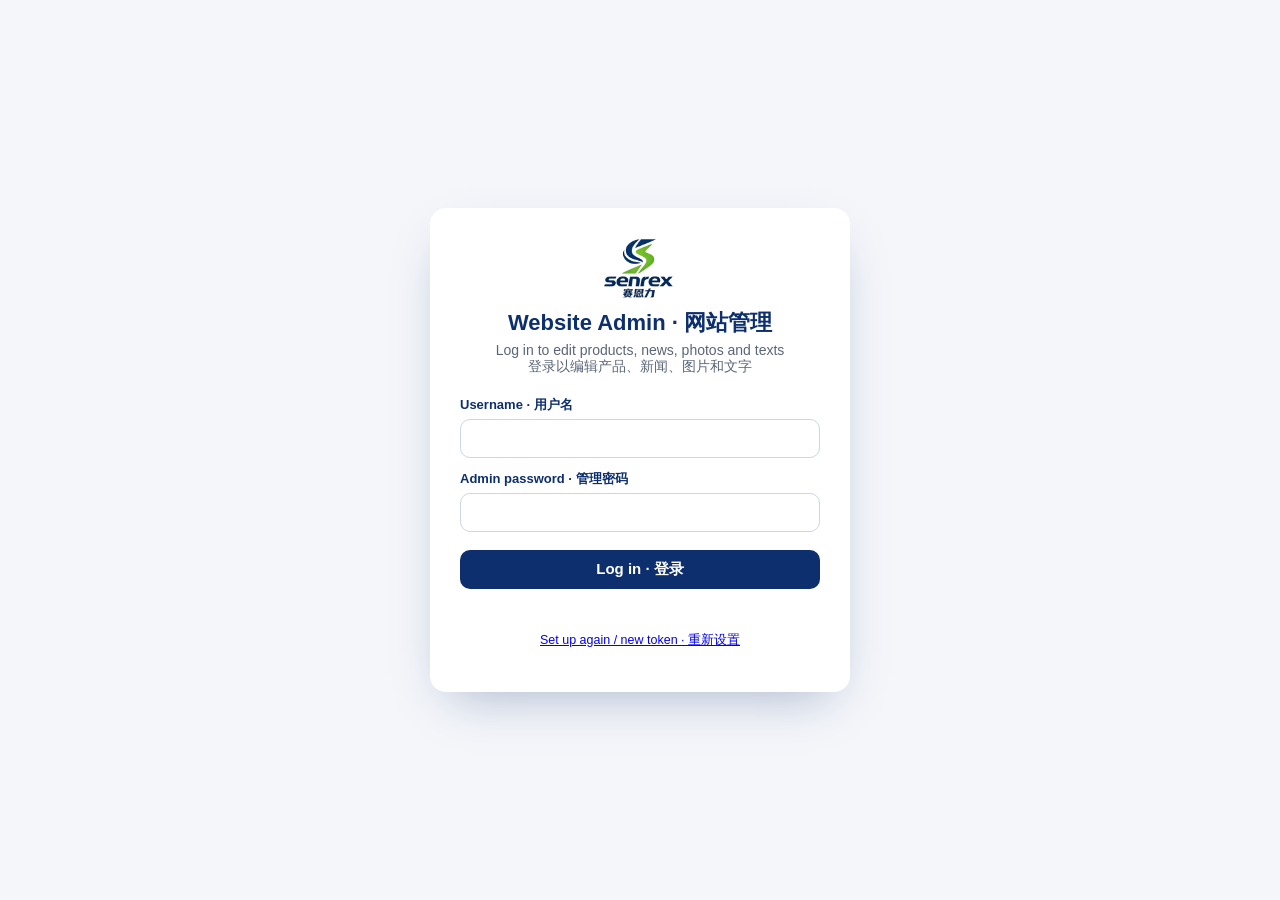
<file: admin.html>
<!DOCTYPE html>
<html lang="en">
<head>
<meta charset="utf-8">
<meta name="viewport" content="width=device-width,initial-scale=1">
<meta name="robots" content="noindex,nofollow">
<title>Senrex Admin · 网站管理</title>
<link rel="icon" href="assets/img/logo_mark.png">
<style>
:root{--navy:#0d2f6e;--green:#5aa22d;--line:#dfe5ee;--bg:#f4f6fa;--muted:#5b6578;--red:#c0392b}
*{box-sizing:border-box}
body{margin:0;font-family:-apple-system,BlinkMacSystemFont,"Segoe UI",Roboto,"PingFang SC","Microsoft YaHei",sans-serif;background:var(--bg);color:#1b2333;font-size:15px}
button,input,select,textarea{font:inherit}
.hide{display:none!important}
/* login */
.login{min-height:100vh;display:flex;align-items:center;justify-content:center;padding:20px}
.login .card{background:#fff;border-radius:16px;box-shadow:0 20px 50px -20px rgba(13,47,110,.35);padding:30px;width:100%;max-width:420px}
.login img{height:60px;display:block;margin:0 auto 10px}
.login h1{text-align:center;color:var(--navy);margin:0 0 4px;font-size:22px}
.login p.sub{text-align:center;color:var(--muted);margin:0 0 20px;font-size:14px}
label{display:block;font-size:13px;font-weight:700;color:var(--navy);margin:12px 0 5px}
input[type=text],input[type=password],input[type=number],select,textarea{width:100%;padding:10px 12px;border:1px solid #cdd6e3;border-radius:10px;background:#fff}
textarea{min-height:70px;resize:vertical}
.btn{display:inline-flex;align-items:center;gap:6px;border:0;border-radius:10px;padding:10px 16px;font-weight:700;cursor:pointer;background:var(--navy);color:#fff}
.btn.green{background:var(--green)}
.btn.light{background:#fff;color:var(--navy);border:1px solid var(--line)}
.btn.red{background:#fff;color:var(--red);border:1px solid #f0c9c4}
.btn.sm{padding:6px 10px;font-size:13px;border-radius:8px}
.btn:disabled{opacity:.5;cursor:default}
.full{width:100%;justify-content:center;margin-top:18px}
.msg{font-size:13px;margin-top:10px;min-height:18px}
.msg.err{color:var(--red)} .msg.ok{color:#2e7d32}
.help{font-size:12.5px;color:var(--muted);line-height:1.5}
.help ol{padding-left:18px;margin:6px 0}
/* app */
header{position:sticky;top:0;z-index:20;background:#fff;border-bottom:1px solid var(--line);box-shadow:0 6px 18px -12px rgba(13,47,110,.4)}
header .in{max-width:1180px;margin:0 auto;padding:10px 16px;display:flex;align-items:center;gap:12px;flex-wrap:wrap}
header img{height:34px}
header b{color:var(--navy);font-size:17px}
header .sp{flex:1}
#status{font-size:13px;color:var(--muted)}
nav.tabs{max-width:1180px;margin:0 auto;padding:0 16px 10px;display:flex;gap:6px;overflow-x:auto}
nav.tabs button{white-space:nowrap;border:1px solid var(--line);background:var(--bg);border-radius:999px;padding:7px 14px;font-weight:700;color:var(--muted);cursor:pointer;font-size:13.5px}
nav.tabs button.on{background:var(--navy);color:#fff;border-color:var(--navy)}
main{max-width:1180px;margin:0 auto;padding:18px 16px 80px}
.bar{display:flex;gap:10px;align-items:center;margin-bottom:14px;flex-wrap:wrap}
.bar input{max-width:320px}
details.item{background:#fff;border:1px solid var(--line);border-radius:12px;margin-bottom:10px;overflow:hidden}
details.item>summary{list-style:none;cursor:pointer;display:flex;align-items:center;gap:12px;padding:10px 14px}
details.item>summary::-webkit-details-marker{display:none}
details.item>summary img{width:56px;height:56px;object-fit:contain;background:#f1f4f9;border-radius:8px}
details.item>summary .t{font-weight:700}
details.item>summary .s{font-size:13px;color:var(--muted)}
details.item[open]>summary{border-bottom:1px solid var(--line);background:#fafcff}
.fields{padding:12px 14px 16px;display:grid;grid-template-columns:repeat(3,1fr);gap:4px 14px}
.fields .wide{grid-column:1/-1}
.trio{display:grid;grid-template-columns:repeat(3,1fr);gap:8px}
.imgs{display:flex;gap:10px;flex-wrap:wrap;align-items:flex-end}
.imgs figure{margin:0;text-align:center;font-size:12px;color:var(--muted)}
.imgs figure img{width:110px;height:110px;object-fit:contain;background:#f1f4f9;border:1px solid var(--line);border-radius:10px;display:block;margin-bottom:4px}
.imgs .x{color:var(--red);cursor:pointer}
.actions{grid-column:1/-1;display:flex;gap:8px;flex-wrap:wrap;margin-top:12px;padding-top:12px;border-top:1px dashed var(--line)}
table.tx{width:100%;border-collapse:collapse;background:#fff;border:1px solid var(--line);border-radius:12px;overflow:hidden}
table.tx td{border-bottom:1px solid var(--line);padding:8px;vertical-align:top;width:50%}
table.tx tr.changed td{background:#f4fbef}
table.tx textarea{min-height:44px}
.box{background:#fff;border:1px solid var(--line);border-radius:12px;padding:16px;margin-bottom:14px}
.box h3{margin:0 0 6px;color:var(--navy)}
.grid2{display:grid;grid-template-columns:1fr 1fr;gap:4px 14px}
.imggrid{display:grid;grid-template-columns:repeat(auto-fill,minmax(170px,1fr));gap:12px}
.imggrid .c{background:#fff;border:1px solid var(--line);border-radius:12px;padding:10px;font-size:12px;color:var(--muted);word-break:break-all}
.imggrid img{width:100%;height:120px;object-fit:contain;background:#f1f4f9;border-radius:8px;margin-bottom:6px}
.badge{display:inline-block;background:#eaf5e2;color:var(--green);border-radius:999px;padding:1px 8px;font-size:12px;font-weight:700}
@media (max-width:760px){.fields{grid-template-columns:1fr}.grid2{grid-template-columns:1fr}table.tx td{display:block;width:100%}}
</style>
</head>
<body>

<!-- Login / first-time setup -->
<section class="login" id="login">
  <div class="card">
    <img src="assets/img/logo.png" alt="Senrex">
    <h1>Website Admin · 网站管理</h1>
    <p class="sub" id="loginSub">Log in to edit products, news, photos and texts<br>登录以编辑产品、图片和文字</p>
    <form id="loginForm">
      <label>Username · 用户名</label>
      <input type="text" id="un" autocomplete="username" autocapitalize="off" spellcheck="false" required>
      <label>Admin password · 管理密码</label>
      <input type="password" id="pw" autocomplete="current-password" required>
      <button class="btn full" type="submit">Log in · 登录</button>
    </form>
    <form id="setupForm" class="hide">
      <label>GitHub access token · GitHub 令牌</label>
      <input type="password" id="tok" autocomplete="off" required placeholder="github_pat_…">
      <div class="help">Create once at github.com → Settings → Developer settings → Fine-grained tokens:
        <ol><li>Repository access: only <b>junaed9156/Senrex</b></li><li>Permissions → Contents: <b>Read and write</b></li><li>Generate, copy and paste it here</li></ol>
        The token is stored only in encrypted form, locked by your admin password.</div>
      <label>Username · 用户名</label>
      <input type="text" id="un1" autocomplete="username" autocapitalize="off" spellcheck="false" required value="senrex">
      <label>New admin password · 设置管理密码</label>
      <input type="password" id="pw1" autocomplete="new-password" minlength="10" required>
      <label>Repeat password · 再次输入</label>
      <input type="password" id="pw2" autocomplete="new-password" minlength="10" required>
      <div class="help">Use at least 10 characters with letters and numbers. 至少10位，包含字母和数字。</div>
      <button class="btn green full" type="submit">Save & start · 保存并开始</button>
    </form>
    <div class="msg" id="loginMsg"></div>
    <p class="help" style="text-align:center;margin-top:14px"><a href="#" id="resetLink">Set up again / new token · 重新设置</a></p>
  </div>
</section>

<!-- Editor -->
<div id="app" class="hide">
  <header>
    <div class="in">
      <img src="assets/img/logo_mark.png" alt=""><b>Senrex Admin</b>
      <span class="sp"></span>
      <span id="status"></span>
      <a class="btn light sm" href="index.html" target="_blank" rel="noopener">View site · 查看网站</a>
      <button class="btn green" id="saveBtn">Save all · 全部保存</button>
      <button class="btn light sm" id="logoutBtn">Log out</button>
    </div>
    <nav class="tabs" id="tabs">
      <button data-tab="power" class="on">Power stations · 储能电源</button>
      <button data-tab="battery">Batteries · 锂电池</button>
      <button data-tab="solar">Solar · 光储</button>
      <button data-tab="remote">Remotes · 遥控器</button>
      <button data-tab="news">News · 新闻动态</button>
      <button data-tab="texts">Texts EN/中文 · 网站文字</button>
      <button data-tab="company">Company & photos · 公司与图片</button>
      <button data-tab="settings">Login · 账号密码</button>
    </nav>
  </header>
  <main id="main"></main>
</div>

<script src="assets/js/admin.js?v=news1"></script>
</body>
</html>
</file>
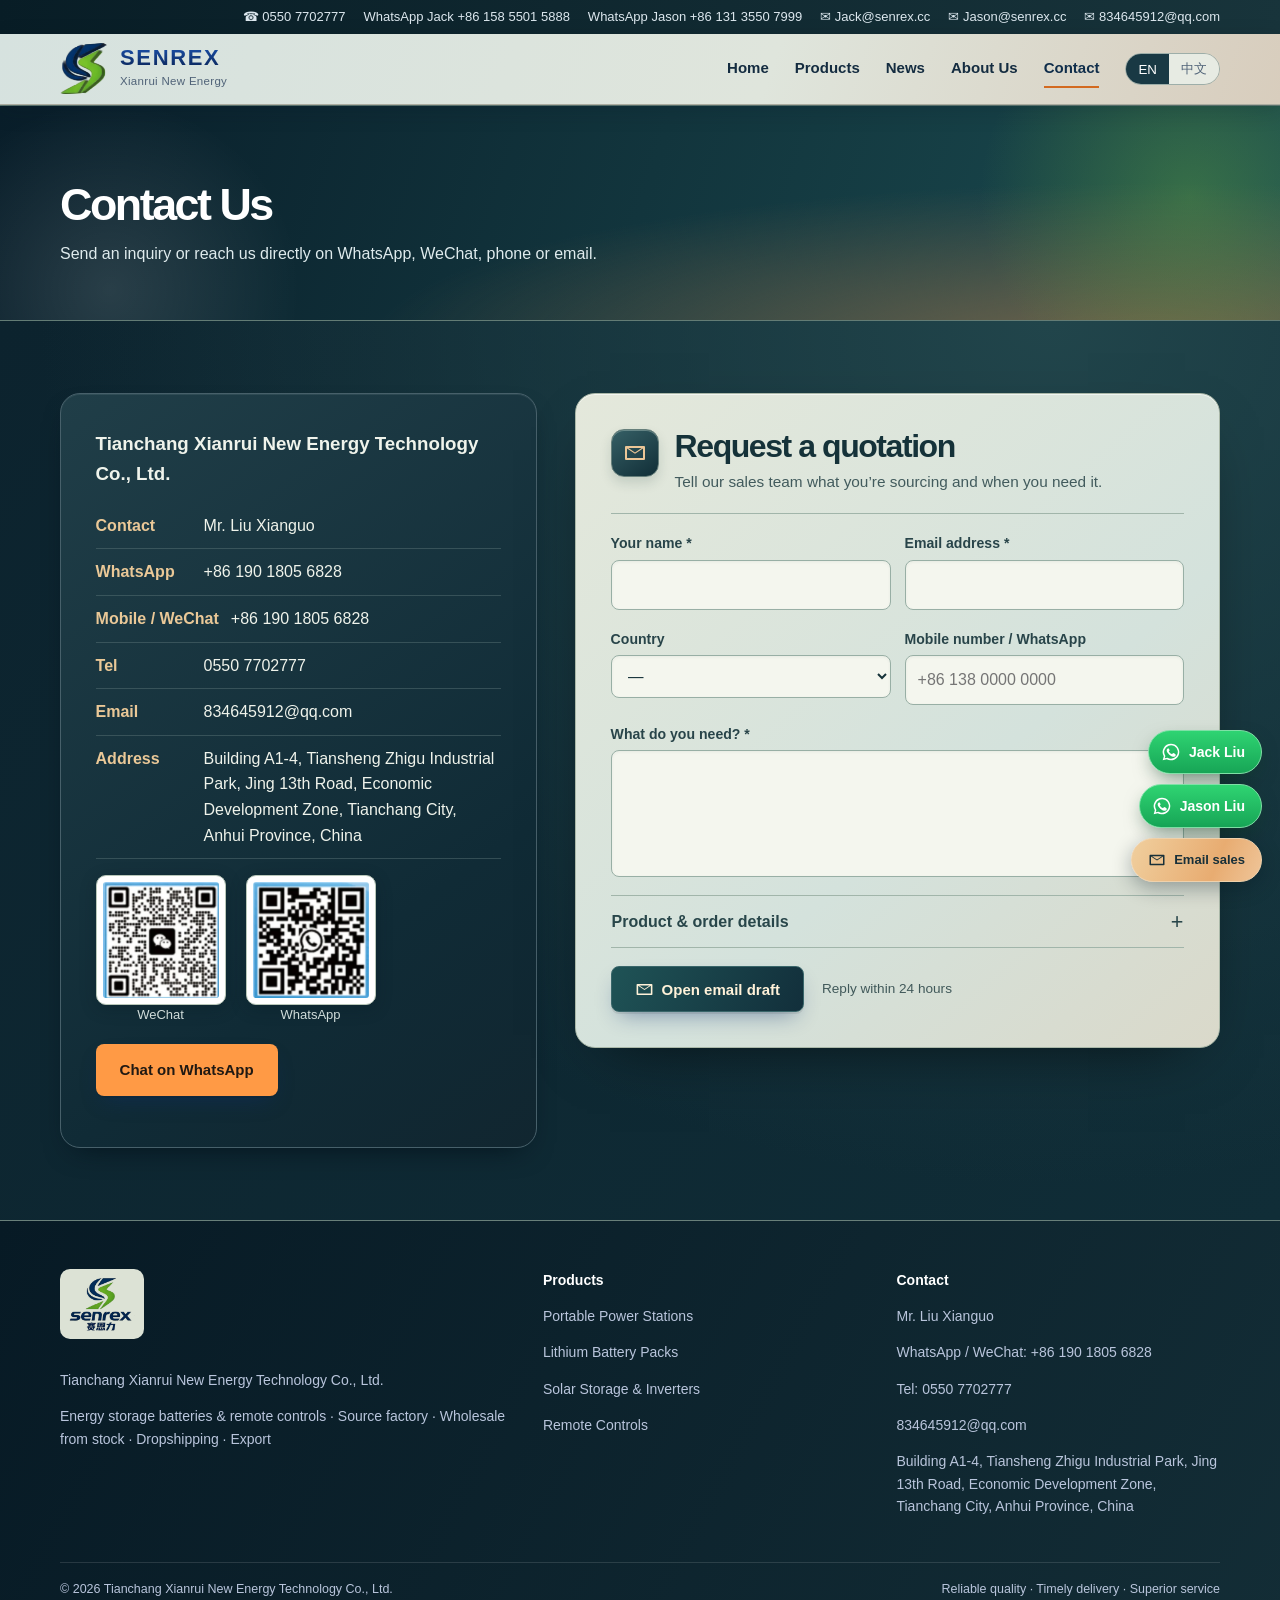
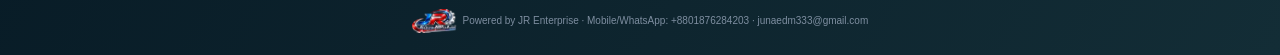
<file: contact.html>
<!DOCTYPE html>
<html lang="en">
<head>
<meta charset="utf-8">
<meta name="viewport" content="width=device-width,initial-scale=1">
<title>Contact | Senrex 赛恩力</title>
<meta name="description" content="Senrex lithium battery factory: portable power stations, 48V/60V/72V lithium battery packs, solar storage systems, inverters and remote controls. Wholesale and export.">
<link rel="icon" href="assets/img/logo_mark.png">
<link rel="stylesheet" href="assets/css/style.css?v=d12c5c83">
<link rel="stylesheet" href="assets/css/alpine.css?v=d12c5c83">
<script>try{var l=localStorage.getItem('senrex-lang');if(!l){l=(navigator.language||'').toLowerCase().indexOf('zh')===0?'zh-CN':'en'}document.documentElement.lang=l}catch(e){}</script>
</head>
<body data-page="contact">
<div class="top"><div class="wrap">
  <a href="tel:+865507702777">☎ 0550 7702777</a>
  <a href="https://wa.me/8615855015888" target="_blank" rel="noopener">WhatsApp Jack +86 158 5501 5888</a>
  <a href="https://wa.me/8613135507999" target="_blank" rel="noopener">WhatsApp Jason +86 131 3550 7999</a>
  <a href="mailto:Jack@senrex.cc">✉ Jack@senrex.cc</a>
  <a href="mailto:Jason@senrex.cc">✉ Jason@senrex.cc</a>
  <a href="mailto:834645912@qq.com">✉ 834645912@qq.com</a>
</div></div>
<header class="nav"><div class="wrap">
  <a class="brand" href="index.html"><span class="brand-depth" aria-hidden="true"><img src="assets/img/logo_mark.png" width="158" height="160" alt=""><i style="--depth:-3px"></i><i style="--depth:-2px"></i><i style="--depth:-1px"></i><i style="--depth:0px"></i><i style="--depth:1px"></i><i style="--depth:2px"></i><i style="--depth:3px"></i></span><span><b>SENREX</b><small><span class="en">Xianrui New Energy</span><span class="zh">先锐新能源</span></small></span></a>
  <nav class="menu" id="menu">
    <a href="index.html" data-p="home"><span class="en">Home</span><span class="zh">首页</span></a>
    <a href="products.html" data-p="products"><span class="en">Products</span><span class="zh">产品中心</span></a>
    <a href="news.html" data-p="news"><span class="en">News</span><span class="zh">新闻动态</span></a>
    <a href="about.html" data-p="about"><span class="en">About Us</span><span class="zh">关于我们</span></a>
    <a href="contact.html" data-p="contact"><span class="en">Contact</span><span class="zh">联系我们</span></a>
    <div class="lang"><button data-l="en">EN</button><button data-l="zh-CN">中文</button></div>
  </nav>
  <button class="burger" id="burger" aria-label="Menu">☰</button>
</div></header>

<div class="ptitle"><div class="wrap"><h1><span class="en">Contact Us</span><span class="zh">联系我们</span></h1><p><span class="en">Send an inquiry or reach us directly on WhatsApp, WeChat, phone or email.</span><span class="zh">发送询盘，或通过 WhatsApp、微信、电话、邮箱直接联系我们。</span></p></div></div>
<section class="s"><div class="wrap contact">
  <div class="cbox">
    <h3><span class="en">Tianchang Xianrui New Energy Technology Co., Ltd.</span><span class="zh">天长市先锐新能源科技有限公司</span></h3>
    <div class="cline"><b><span class="en">Contact</span><span class="zh">联系人</span></b><span><span class="en">Mr. Liu Xianguo</span><span class="zh">刘先国</span></span></div>
    <div class="cline"><b>WhatsApp</b><a href="https://wa.me/8619018056828" target="_blank" rel="noopener">+86 190 1805 6828</a></div>
    <div class="cline"><b><span class="en">Mobile / WeChat</span><span class="zh">手机 / 微信</span></b><a href="tel:+8619018056828">+86 190 1805 6828</a></div>
    <div class="cline"><b><span class="en">Tel</span><span class="zh">座机</span></b><a href="tel:+865507702777">0550 7702777</a></div>
    <div class="cline"><b><span class="en">Email</span><span class="zh">邮箱</span></b><a href="mailto:834645912@qq.com">834645912@qq.com</a></div>
    <div class="cline"><b><span class="en">Address</span><span class="zh">地址</span></b><span><span class="en">Building A1-4, Tiansheng Zhigu Industrial Park, Jing 13th Road, Economic Development Zone, Tianchang City, Anhui Province, China</span><span class="zh">安徽省天长市经济开发区经十三路天盛智谷产业园A1-4栋</span></span></div>
    <div class="qr">
      <figure><img src="assets/img/qr_wechat.png" alt="WeChat QR code"><figcaption><span class="en">WeChat</span><span class="zh">微信</span></figcaption></figure>
      <figure><img src="assets/img/qr_whatsapp.png" alt="WhatsApp QR code"><figcaption>WhatsApp</figcaption></figure>
    </div>
    <p style="margin-top:18px"><a class="btn btn-green" href="https://wa.me/8619018056828?text=Hello%20Senrex%2C%20I%20would%20like%20a%20quotation." target="_blank" rel="noopener"><span class="en">Chat on WhatsApp</span><span class="zh">WhatsApp 咨询</span></a></p>
  </div>
  <div class="cbox" id="form">
    <form class="inq" id="inq-page" novalidate>
  <div class="inquiry-intro"><span class="mail-seal" aria-hidden="true"><svg viewBox="0 0 24 24" aria-hidden="true"><path d="M3 5h18a1 1 0 0 1 1 1v12a1 1 0 0 1-1 1H3a1 1 0 0 1-1-1V6a1 1 0 0 1 1-1zm1 2.4V17h16V7.4l-8 5.3-8-5.3zM5.4 7 12 11.4 18.6 7H5.4z"/></svg></span>
    <div><h2 id="inq-page-title"><span class="en">Request a quotation</span><span class="zh">获取报价</span></h2><p><span class="en">Tell our sales team what you’re sourcing and when you need it.</span><span class="zh">告诉销售团队您想采购的产品及交付时间。</span></p></div>
  </div>
  <div class="row"><div class="field"><label for="inq-page-name"><span class="en">Your name *</span><span class="zh">您的姓名 *</span></label><input id="inq-page-name" name="name" autocomplete="name" required></div><div class="field"><label for="inq-page-email"><span class="en">Email address *</span><span class="zh">电子邮箱 *</span></label><input id="inq-page-email" name="email" type="email" autocomplete="email" required></div></div>
  <div class="row"><div class="field"><label for="inq-page-country"><span class="en">Country</span><span class="zh">国家</span></label><select id="inq-page-country" name="country" class="country-select"><option value="">—</option></select></div><div class="field"><label for="inq-page-phone"><span class="en">Mobile number / WhatsApp</span><span class="zh">手机号码 / WhatsApp</span></label><input id="inq-page-phone" name="phone" type="tel" autocomplete="tel" placeholder="+86 138 0000 0000"></div></div>
  <div class="field"><label for="inq-page-message"><span class="en">What do you need? *</span><span class="zh">您的需求 *</span></label><textarea id="inq-page-message" name="message" rows="4" required></textarea></div>
  <details class="order-details"><summary><span class="en">Product & order details</span><span class="zh">产品与订单信息</span></summary>
    <div class="order-fields"><div class="row"><div class="field"><label for="inq-page-product_line"><span class="en">Product line</span><span class="zh">产品线</span></label><select id="inq-page-product_line" name="product_line" ><option value="">—</option><option value="Portable Power Stations">Portable Power Stations / 便携式储能电源</option><option value="Lithium Battery Packs">Lithium Battery Packs / 动力锂电池组</option><option value="Solar Storage & Inverters">Solar Storage & Inverters / 光储一体机与逆变器</option><option value="Remote Controls">Remote Controls / 遥控器</option></select></div><div class="field"><label for="inq-page-product"><span class="en">Model</span><span class="zh">型号</span></label><input id="inq-page-product" name="product" placeholder="48V100Ah"></div></div><div class="row"><div class="field"><label for="inq-page-quantity"><span class="en">Order quantity</span><span class="zh">采购数量</span></label><input id="inq-page-quantity" name="quantity" ></div><div class="field"><label for="inq-page-company"><span class="en">Company</span><span class="zh">公司名称</span></label><input id="inq-page-company" name="company" autocomplete="organization"></div></div></div>
  </details>
  <input type="text" name="_honey" style="display:none" tabindex="-1" autocomplete="off">
  <div class="inquiry-send"><button class="btn btn-green" type="submit"><svg viewBox="0 0 24 24" aria-hidden="true"><path d="M3 5h18a1 1 0 0 1 1 1v12a1 1 0 0 1-1 1H3a1 1 0 0 1-1-1V6a1 1 0 0 1 1-1zm1 2.4V17h16V7.4l-8 5.3-8-5.3zM5.4 7 12 11.4 18.6 7H5.4z"/></svg><span class="en">Open email draft</span><span class="zh">打开邮件草稿</span></button>
    <span><span class="en">Reply within 24 hours</span><span class="zh">24 小时内回复</span></span></div>
  <p class="note msg" role="status" aria-live="polite"></p>
</form>
  </div>
</div></section>

<footer><div class="wrap">
  <div class="cols">
    <div>
      <div class="logo"><img src="assets/img/thumbs/logo.png" alt="Senrex 赛恩力"></div>
      <p><span class="en">Tianchang Xianrui New Energy Technology Co., Ltd.</span><span class="zh">天长市先锐新能源科技有限公司</span></p>
      <p><span class="en">Energy storage batteries &amp; remote controls · Source factory · Wholesale from stock · Dropshipping · Export</span><span class="zh">储能电池与遥控器源头工厂 · 现货批发 · 一件代发 · 外贸出口</span></p>
    </div>
    <div>
      <h4><span class="en">Products</span><span class="zh">产品中心</span></h4>
      <p><a href="products.html#power"><span class="en">Portable Power Stations</span><span class="zh">便携式储能电源</span></a></p><p><a href="products.html#battery"><span class="en">Lithium Battery Packs</span><span class="zh">动力锂电池组</span></a></p><p><a href="products.html#solar"><span class="en">Solar Storage & Inverters</span><span class="zh">光储一体机与逆变器</span></a></p><p><a href="products.html#remote"><span class="en">Remote Controls</span><span class="zh">遥控器</span></a></p>
    </div>
    <div>
      <h4><span class="en">Contact</span><span class="zh">联系我们</span></h4>
      <p><span class="en">Mr. Liu Xianguo</span><span class="zh">刘先国</span></p>
      <p><a href="https://wa.me/8619018056828" target="_blank" rel="noopener">WhatsApp / WeChat: +86 190 1805 6828</a></p>
      <p><a href="tel:+865507702777">Tel: 0550 7702777</a></p>
      <p><a href="mailto:834645912@qq.com">834645912@qq.com</a></p>
      <p><span class="en">Building A1-4, Tiansheng Zhigu Industrial Park, Jing 13th Road, Economic Development Zone, Tianchang City, Anhui Province, China</span><span class="zh">安徽省天长市经济开发区经十三路天盛智谷产业园A1-4栋</span></p>
    </div>
  </div>
  <div class="copy"><span>© 2026 <span class="en">Tianchang Xianrui New Energy Technology Co., Ltd.</span><span class="zh">天长市先锐新能源科技有限公司</span></span><span><span class="en">Reliable quality · Timely delivery · Superior service</span><span class="zh">可靠的质量 · 及时的供货 · 最佳的服务</span></span></div>
  <div class="jr-credit" style="text-align:center;font-size:10px;line-height:1.5;margin-top:10px;display:flex;align-items:center;justify-content:center;gap:6px;flex-wrap:wrap"><img src="assets/img/jr-enterprise-logo.webp" width="45" height="24" alt="JR Enterprise" loading="lazy" style="height:24px;width:auto;display:block"><span style="opacity:.65">Powered by JR Enterprise · Mobile/WhatsApp: <a href="https://wa.me/8801876284203" target="_blank" rel="noopener" style="color:inherit;text-decoration:none">+8801876284203</a> · <a href="mailto:junaedm333@gmail.com" style="color:inherit;text-decoration:none">junaedm333@gmail.com</a></span></div>
</div></footer>
<div class="float">
  <a class="wa wa-name" href="https://wa.me/8615855015888?text=Hello%20Jack%2C%20I%20am%20interested%20in%20Senrex%20energy%20storage%20products." target="_blank" rel="noopener" aria-label="WhatsApp Jack Liu"><svg viewBox="0 0 24 24" aria-hidden="true"><path d="M12 2a10 10 0 0 0-8.6 15.1L2 22l5-1.3A10 10 0 1 0 12 2zm0 18.2a8.2 8.2 0 0 1-4.2-1.2l-.3-.2-3 .8.8-2.9-.2-.3A8.2 8.2 0 1 1 12 20.2zm4.5-6.1c-.2-.1-1.5-.7-1.7-.8s-.4-.1-.6.1-.7.8-.8 1-.3.2-.5.1a6.7 6.7 0 0 1-3.3-2.9c-.3-.4.2-.4.7-1.3.1-.2 0-.3 0-.4l-.8-1.8c-.2-.5-.4-.4-.6-.4h-.5a1 1 0 0 0-.7.3 3 3 0 0 0-.9 2.2 5.2 5.2 0 0 0 1.1 2.8 11.9 11.9 0 0 0 4.6 4c1.7.7 2.4.8 3.2.7a2.8 2.8 0 0 0 1.8-1.3 2.3 2.3 0 0 0 .2-1.3c-.1-.1-.3-.2-.5-.3z"/></svg><span>Jack Liu</span></a>
  <a class="wa wa-name" href="https://wa.me/8613135507999?text=Hello%20Jason%2C%20I%20am%20interested%20in%20Senrex%20remote%20controls." target="_blank" rel="noopener" aria-label="WhatsApp Jason Liu"><svg viewBox="0 0 24 24" aria-hidden="true"><path d="M12 2a10 10 0 0 0-8.6 15.1L2 22l5-1.3A10 10 0 1 0 12 2zm0 18.2a8.2 8.2 0 0 1-4.2-1.2l-.3-.2-3 .8.8-2.9-.2-.3A8.2 8.2 0 1 1 12 20.2zm4.5-6.1c-.2-.1-1.5-.7-1.7-.8s-.4-.1-.6.1-.7.8-.8 1-.3.2-.5.1a6.7 6.7 0 0 1-3.3-2.9c-.3-.4.2-.4.7-1.3.1-.2 0-.3 0-.4l-.8-1.8c-.2-.5-.4-.4-.6-.4h-.5a1 1 0 0 0-.7.3 3 3 0 0 0-.9 2.2 5.2 5.2 0 0 0 1.1 2.8 11.9 11.9 0 0 0 4.6 4c1.7.7 2.4.8 3.2.7a2.8 2.8 0 0 0 1.8-1.3 2.3 2.3 0 0 0 .2-1.3c-.1-.1-.3-.2-.5-.3z"/></svg><span>Jason Liu</span></a>
  <a class="em" href="contact.html#form"><svg viewBox="0 0 24 24" aria-hidden="true"><path d="M3 5h18a1 1 0 0 1 1 1v12a1 1 0 0 1-1 1H3a1 1 0 0 1-1-1V6a1 1 0 0 1 1-1zm1 2.4V17h16V7.4l-8 5.3-8-5.3zM5.4 7 12 11.4 18.6 7H5.4z"/></svg><span class="en">Email sales</span><span class="zh">邮件询价</span></a>
</div>
<div class="modal" id="pmodal"><div class="box"><button class="x" data-close aria-label="Close">×</button><div class="gal"></div><div class="info"></div></div></div>
<div class="modal zoom" id="zmodal"><div class="box"><button class="x" data-close aria-label="Close">×</button><img alt=""></div></div>
<div class="modal" id="imodal" role="dialog" aria-modal="true" aria-labelledby="inq-modal-title"><div class="box" style="display:block;max-width:640px"><button class="x" data-close aria-label="Close">×</button><div class="info"><form class="inq" id="inq-modal" novalidate>
  <div class="inquiry-intro"><span class="mail-seal" aria-hidden="true"><svg viewBox="0 0 24 24" aria-hidden="true"><path d="M3 5h18a1 1 0 0 1 1 1v12a1 1 0 0 1-1 1H3a1 1 0 0 1-1-1V6a1 1 0 0 1 1-1zm1 2.4V17h16V7.4l-8 5.3-8-5.3zM5.4 7 12 11.4 18.6 7H5.4z"/></svg></span>
    <div><h2 id="inq-modal-title"><span class="en">Request a quotation</span><span class="zh">获取报价</span></h2><p><span class="en">Tell our sales team what you’re sourcing and when you need it.</span><span class="zh">告诉销售团队您想采购的产品及交付时间。</span></p></div>
  </div>
  <div class="row"><div class="field"><label for="inq-modal-name"><span class="en">Your name *</span><span class="zh">您的姓名 *</span></label><input id="inq-modal-name" name="name" autocomplete="name" required></div><div class="field"><label for="inq-modal-email"><span class="en">Email address *</span><span class="zh">电子邮箱 *</span></label><input id="inq-modal-email" name="email" type="email" autocomplete="email" required></div></div>
  <div class="row"><div class="field"><label for="inq-modal-country"><span class="en">Country</span><span class="zh">国家</span></label><select id="inq-modal-country" name="country" class="country-select"><option value="">—</option></select></div><div class="field"><label for="inq-modal-phone"><span class="en">Mobile number / WhatsApp</span><span class="zh">手机号码 / WhatsApp</span></label><input id="inq-modal-phone" name="phone" type="tel" autocomplete="tel" placeholder="+86 138 0000 0000"></div></div>
  <div class="field"><label for="inq-modal-message"><span class="en">What do you need? *</span><span class="zh">您的需求 *</span></label><textarea id="inq-modal-message" name="message" rows="4" required></textarea></div>
  <details class="order-details"><summary><span class="en">Product & order details</span><span class="zh">产品与订单信息</span></summary>
    <div class="order-fields"><div class="row"><div class="field"><label for="inq-modal-product_line"><span class="en">Product line</span><span class="zh">产品线</span></label><select id="inq-modal-product_line" name="product_line" ><option value="">—</option><option value="Portable Power Stations">Portable Power Stations / 便携式储能电源</option><option value="Lithium Battery Packs">Lithium Battery Packs / 动力锂电池组</option><option value="Solar Storage & Inverters">Solar Storage & Inverters / 光储一体机与逆变器</option><option value="Remote Controls">Remote Controls / 遥控器</option></select></div><div class="field"><label for="inq-modal-product"><span class="en">Model</span><span class="zh">型号</span></label><input id="inq-modal-product" name="product" placeholder="48V100Ah"></div></div><div class="row"><div class="field"><label for="inq-modal-quantity"><span class="en">Order quantity</span><span class="zh">采购数量</span></label><input id="inq-modal-quantity" name="quantity" ></div><div class="field"><label for="inq-modal-company"><span class="en">Company</span><span class="zh">公司名称</span></label><input id="inq-modal-company" name="company" autocomplete="organization"></div></div></div>
  </details>
  <input type="text" name="_honey" style="display:none" tabindex="-1" autocomplete="off">
  <div class="inquiry-send"><button class="btn btn-green" type="submit"><svg viewBox="0 0 24 24" aria-hidden="true"><path d="M3 5h18a1 1 0 0 1 1 1v12a1 1 0 0 1-1 1H3a1 1 0 0 1-1-1V6a1 1 0 0 1 1-1zm1 2.4V17h16V7.4l-8 5.3-8-5.3zM5.4 7 12 11.4 18.6 7H5.4z"/></svg><span class="en">Open email draft</span><span class="zh">打开邮件草稿</span></button>
    <span><span class="en">Reply within 24 hours</span><span class="zh">24 小时内回复</span></span></div>
  <p class="note msg" role="status" aria-live="polite"></p>
</form></div></div></div>
<script>window.SENREX={email:"834645912@qq.com",wa:"8619018056828"};</script>
<script src="assets/js/data.js?v=d12c5c83"></script>
<script src="assets/js/main.js?v=d12c5c83"></script>
</body></html>
</file>
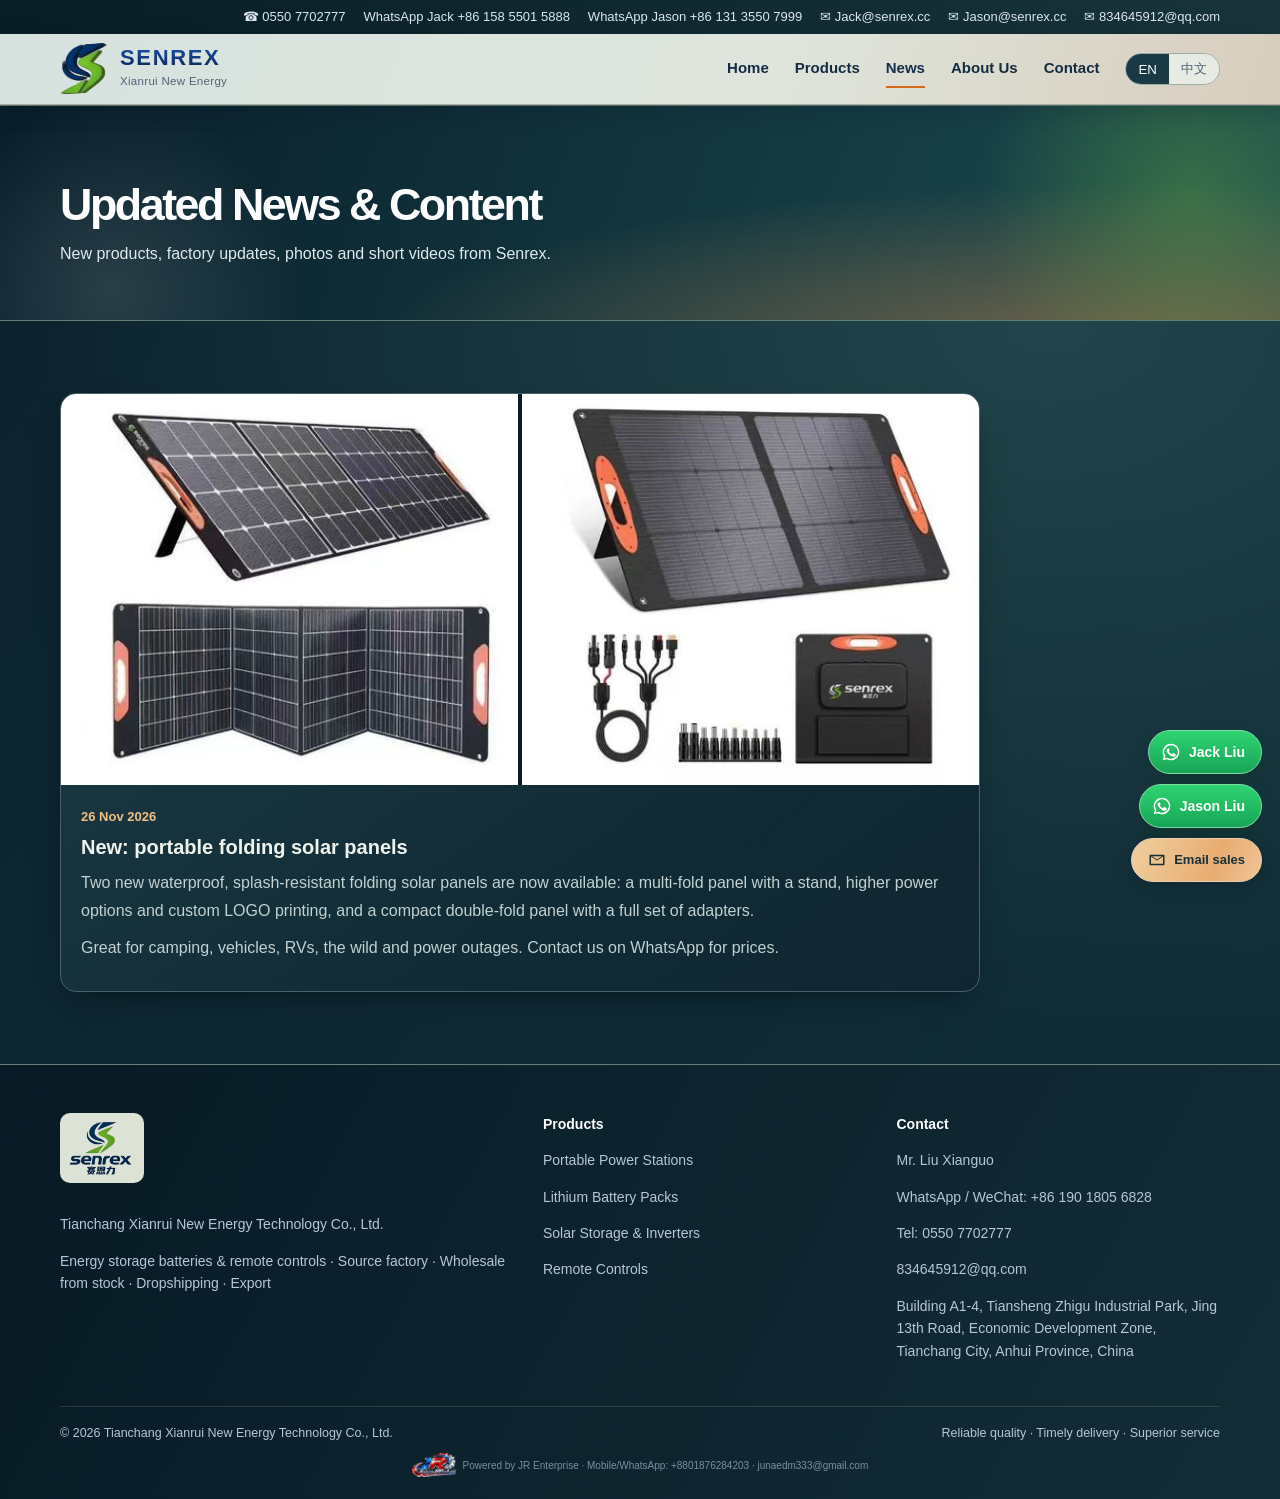
<file: news.html>
<!DOCTYPE html>
<html lang="en">
<head>
<meta charset="utf-8">
<meta name="viewport" content="width=device-width,initial-scale=1">
<title>News | Senrex 赛恩力</title>
<meta name="description" content="Senrex news: new products, factory updates, photos and videos.">
<link rel="icon" href="assets/img/logo_mark.png">
<link rel="stylesheet" href="assets/css/style.css?v=d12c5c83">
<link rel="stylesheet" href="assets/css/alpine.css?v=d12c5c83">
<script>try{var l=localStorage.getItem('senrex-lang');if(!l){l=(navigator.language||'').toLowerCase().indexOf('zh')===0?'zh-CN':'en'}document.documentElement.lang=l}catch(e){}</script>
</head>
<body data-page="news">
<div class="top"><div class="wrap">
  <a href="tel:+865507702777">☎ 0550 7702777</a>
  <a href="https://wa.me/8615855015888" target="_blank" rel="noopener">WhatsApp Jack +86 158 5501 5888</a>
  <a href="https://wa.me/8613135507999" target="_blank" rel="noopener">WhatsApp Jason +86 131 3550 7999</a>
  <a href="mailto:Jack@senrex.cc">✉ Jack@senrex.cc</a>
  <a href="mailto:Jason@senrex.cc">✉ Jason@senrex.cc</a>
  <a href="mailto:834645912@qq.com">✉ 834645912@qq.com</a>
</div></div>
<header class="nav"><div class="wrap">
  <a class="brand" href="index.html"><span class="brand-depth" aria-hidden="true"><img src="assets/img/logo_mark.png" width="158" height="160" alt=""><i style="--depth:-3px"></i><i style="--depth:-2px"></i><i style="--depth:-1px"></i><i style="--depth:0px"></i><i style="--depth:1px"></i><i style="--depth:2px"></i><i style="--depth:3px"></i></span><span><b>SENREX</b><small><span class="en">Xianrui New Energy</span><span class="zh">先锐新能源</span></small></span></a>
  <nav class="menu" id="menu">
    <a href="index.html" data-p="home"><span class="en">Home</span><span class="zh">首页</span></a>
    <a href="products.html" data-p="products"><span class="en">Products</span><span class="zh">产品中心</span></a>
    <a href="news.html" data-p="news"><span class="en">News</span><span class="zh">新闻动态</span></a>
    <a href="about.html" data-p="about"><span class="en">About Us</span><span class="zh">关于我们</span></a>
    <a href="contact.html" data-p="contact"><span class="en">Contact</span><span class="zh">联系我们</span></a>
    <div class="lang"><button data-l="en">EN</button><button data-l="zh-CN">中文</button></div>
  </nav>
  <button class="burger" id="burger" aria-label="Menu">☰</button>
</div></header>

<div class="ptitle"><div class="wrap"><h1><span class="en">Updated News &amp; Content</span><span class="zh">最新动态</span></h1><p><span class="en">New products, factory updates, photos and short videos from Senrex.</span><span class="zh">赛恩力新品发布、工厂动态、图片与短视频。</span></p></div></div>
<section class="s"><div class="wrap"><div class="news-list"><article class="post" id="post-0"><div class="media"><img src="assets/img/thumbs/solar/spv-multifold.jpg" data-full="assets/img/solar/spv-multifold.jpg" alt="" loading="lazy" data-zoom><img src="assets/img/thumbs/solar/spv-bifold.jpg" data-full="assets/img/solar/spv-bifold.jpg" alt="" loading="lazy" data-zoom></div><div class="post-txt"><time datetime="2026-11-26"><span class="en">26 Nov 2026</span><span class="zh">2026年11月26日</span></time><h3><span class="en">New: portable folding solar panels</span><span class="zh">新品上市：便携式折叠太阳能板</span></h3><p class="en">Two new waterproof, splash-resistant folding solar panels are now available: a multi-fold panel with a stand, higher power options and custom LOGO printing, and a compact double-fold panel with a full set of adapters.</p><p class="en">Great for camping, vehicles, RVs, the wild and power outages. Contact us on WhatsApp for prices.</p><p class="zh">两款防水防泼溅折叠太阳能板全新上市：多折款带支架，功率可选更大，可印LOGO；双折款小巧轻便，配件齐全，带多种转接头。</p><p class="zh">适用于露营、车载、房车、野外及停电应急。欢迎通过 WhatsApp 咨询价格。</p></div></article></div></div></section>

<footer><div class="wrap">
  <div class="cols">
    <div>
      <div class="logo"><img src="assets/img/thumbs/logo.png" alt="Senrex 赛恩力"></div>
      <p><span class="en">Tianchang Xianrui New Energy Technology Co., Ltd.</span><span class="zh">天长市先锐新能源科技有限公司</span></p>
      <p><span class="en">Energy storage batteries &amp; remote controls · Source factory · Wholesale from stock · Dropshipping · Export</span><span class="zh">储能电池与遥控器源头工厂 · 现货批发 · 一件代发 · 外贸出口</span></p>
    </div>
    <div>
      <h4><span class="en">Products</span><span class="zh">产品中心</span></h4>
      <p><a href="products.html#power"><span class="en">Portable Power Stations</span><span class="zh">便携式储能电源</span></a></p><p><a href="products.html#battery"><span class="en">Lithium Battery Packs</span><span class="zh">动力锂电池组</span></a></p><p><a href="products.html#solar"><span class="en">Solar Storage & Inverters</span><span class="zh">光储一体机与逆变器</span></a></p><p><a href="products.html#remote"><span class="en">Remote Controls</span><span class="zh">遥控器</span></a></p>
    </div>
    <div>
      <h4><span class="en">Contact</span><span class="zh">联系我们</span></h4>
      <p><span class="en">Mr. Liu Xianguo</span><span class="zh">刘先国</span></p>
      <p><a href="https://wa.me/8619018056828" target="_blank" rel="noopener">WhatsApp / WeChat: +86 190 1805 6828</a></p>
      <p><a href="tel:+865507702777">Tel: 0550 7702777</a></p>
      <p><a href="mailto:834645912@qq.com">834645912@qq.com</a></p>
      <p><span class="en">Building A1-4, Tiansheng Zhigu Industrial Park, Jing 13th Road, Economic Development Zone, Tianchang City, Anhui Province, China</span><span class="zh">安徽省天长市经济开发区经十三路天盛智谷产业园A1-4栋</span></p>
    </div>
  </div>
  <div class="copy"><span>© 2026 <span class="en">Tianchang Xianrui New Energy Technology Co., Ltd.</span><span class="zh">天长市先锐新能源科技有限公司</span></span><span><span class="en">Reliable quality · Timely delivery · Superior service</span><span class="zh">可靠的质量 · 及时的供货 · 最佳的服务</span></span></div>
  <div class="jr-credit" style="text-align:center;font-size:10px;line-height:1.5;margin-top:10px;display:flex;align-items:center;justify-content:center;gap:6px;flex-wrap:wrap"><img src="assets/img/jr-enterprise-logo.webp" width="45" height="24" alt="JR Enterprise" loading="lazy" style="height:24px;width:auto;display:block"><span style="opacity:.65">Powered by JR Enterprise · Mobile/WhatsApp: <a href="https://wa.me/8801876284203" target="_blank" rel="noopener" style="color:inherit;text-decoration:none">+8801876284203</a> · <a href="mailto:junaedm333@gmail.com" style="color:inherit;text-decoration:none">junaedm333@gmail.com</a></span></div>
</div></footer>
<div class="float">
  <a class="wa wa-name" href="https://wa.me/8615855015888?text=Hello%20Jack%2C%20I%20am%20interested%20in%20Senrex%20energy%20storage%20products." target="_blank" rel="noopener" aria-label="WhatsApp Jack Liu"><svg viewBox="0 0 24 24" aria-hidden="true"><path d="M12 2a10 10 0 0 0-8.6 15.1L2 22l5-1.3A10 10 0 1 0 12 2zm0 18.2a8.2 8.2 0 0 1-4.2-1.2l-.3-.2-3 .8.8-2.9-.2-.3A8.2 8.2 0 1 1 12 20.2zm4.5-6.1c-.2-.1-1.5-.7-1.7-.8s-.4-.1-.6.1-.7.8-.8 1-.3.2-.5.1a6.7 6.7 0 0 1-3.3-2.9c-.3-.4.2-.4.7-1.3.1-.2 0-.3 0-.4l-.8-1.8c-.2-.5-.4-.4-.6-.4h-.5a1 1 0 0 0-.7.3 3 3 0 0 0-.9 2.2 5.2 5.2 0 0 0 1.1 2.8 11.9 11.9 0 0 0 4.6 4c1.7.7 2.4.8 3.2.7a2.8 2.8 0 0 0 1.8-1.3 2.3 2.3 0 0 0 .2-1.3c-.1-.1-.3-.2-.5-.3z"/></svg><span>Jack Liu</span></a>
  <a class="wa wa-name" href="https://wa.me/8613135507999?text=Hello%20Jason%2C%20I%20am%20interested%20in%20Senrex%20remote%20controls." target="_blank" rel="noopener" aria-label="WhatsApp Jason Liu"><svg viewBox="0 0 24 24" aria-hidden="true"><path d="M12 2a10 10 0 0 0-8.6 15.1L2 22l5-1.3A10 10 0 1 0 12 2zm0 18.2a8.2 8.2 0 0 1-4.2-1.2l-.3-.2-3 .8.8-2.9-.2-.3A8.2 8.2 0 1 1 12 20.2zm4.5-6.1c-.2-.1-1.5-.7-1.7-.8s-.4-.1-.6.1-.7.8-.8 1-.3.2-.5.1a6.7 6.7 0 0 1-3.3-2.9c-.3-.4.2-.4.7-1.3.1-.2 0-.3 0-.4l-.8-1.8c-.2-.5-.4-.4-.6-.4h-.5a1 1 0 0 0-.7.3 3 3 0 0 0-.9 2.2 5.2 5.2 0 0 0 1.1 2.8 11.9 11.9 0 0 0 4.6 4c1.7.7 2.4.8 3.2.7a2.8 2.8 0 0 0 1.8-1.3 2.3 2.3 0 0 0 .2-1.3c-.1-.1-.3-.2-.5-.3z"/></svg><span>Jason Liu</span></a>
  <a class="em" href="contact.html#form"><svg viewBox="0 0 24 24" aria-hidden="true"><path d="M3 5h18a1 1 0 0 1 1 1v12a1 1 0 0 1-1 1H3a1 1 0 0 1-1-1V6a1 1 0 0 1 1-1zm1 2.4V17h16V7.4l-8 5.3-8-5.3zM5.4 7 12 11.4 18.6 7H5.4z"/></svg><span class="en">Email sales</span><span class="zh">邮件询价</span></a>
</div>
<div class="modal" id="pmodal"><div class="box"><button class="x" data-close aria-label="Close">×</button><div class="gal"></div><div class="info"></div></div></div>
<div class="modal zoom" id="zmodal"><div class="box"><button class="x" data-close aria-label="Close">×</button><img alt=""></div></div>
<div class="modal" id="imodal" role="dialog" aria-modal="true" aria-labelledby="inq-modal-title"><div class="box" style="display:block;max-width:640px"><button class="x" data-close aria-label="Close">×</button><div class="info"><form class="inq" id="inq-modal" novalidate>
  <div class="inquiry-intro"><span class="mail-seal" aria-hidden="true"><svg viewBox="0 0 24 24" aria-hidden="true"><path d="M3 5h18a1 1 0 0 1 1 1v12a1 1 0 0 1-1 1H3a1 1 0 0 1-1-1V6a1 1 0 0 1 1-1zm1 2.4V17h16V7.4l-8 5.3-8-5.3zM5.4 7 12 11.4 18.6 7H5.4z"/></svg></span>
    <div><h2 id="inq-modal-title"><span class="en">Request a quotation</span><span class="zh">获取报价</span></h2><p><span class="en">Tell our sales team what you’re sourcing and when you need it.</span><span class="zh">告诉销售团队您想采购的产品及交付时间。</span></p></div>
  </div>
  <div class="row"><div class="field"><label for="inq-modal-name"><span class="en">Your name *</span><span class="zh">您的姓名 *</span></label><input id="inq-modal-name" name="name" autocomplete="name" required></div><div class="field"><label for="inq-modal-email"><span class="en">Email address *</span><span class="zh">电子邮箱 *</span></label><input id="inq-modal-email" name="email" type="email" autocomplete="email" required></div></div>
  <div class="row"><div class="field"><label for="inq-modal-country"><span class="en">Country</span><span class="zh">国家</span></label><select id="inq-modal-country" name="country" class="country-select"><option value="">—</option></select></div><div class="field"><label for="inq-modal-phone"><span class="en">Mobile number / WhatsApp</span><span class="zh">手机号码 / WhatsApp</span></label><input id="inq-modal-phone" name="phone" type="tel" autocomplete="tel" placeholder="+86 138 0000 0000"></div></div>
  <div class="field"><label for="inq-modal-message"><span class="en">What do you need? *</span><span class="zh">您的需求 *</span></label><textarea id="inq-modal-message" name="message" rows="4" required></textarea></div>
  <details class="order-details"><summary><span class="en">Product & order details</span><span class="zh">产品与订单信息</span></summary>
    <div class="order-fields"><div class="row"><div class="field"><label for="inq-modal-product_line"><span class="en">Product line</span><span class="zh">产品线</span></label><select id="inq-modal-product_line" name="product_line" ><option value="">—</option><option value="Portable Power Stations">Portable Power Stations / 便携式储能电源</option><option value="Lithium Battery Packs">Lithium Battery Packs / 动力锂电池组</option><option value="Solar Storage & Inverters">Solar Storage & Inverters / 光储一体机与逆变器</option><option value="Remote Controls">Remote Controls / 遥控器</option></select></div><div class="field"><label for="inq-modal-product"><span class="en">Model</span><span class="zh">型号</span></label><input id="inq-modal-product" name="product" placeholder="48V100Ah"></div></div><div class="row"><div class="field"><label for="inq-modal-quantity"><span class="en">Order quantity</span><span class="zh">采购数量</span></label><input id="inq-modal-quantity" name="quantity" ></div><div class="field"><label for="inq-modal-company"><span class="en">Company</span><span class="zh">公司名称</span></label><input id="inq-modal-company" name="company" autocomplete="organization"></div></div></div>
  </details>
  <input type="text" name="_honey" style="display:none" tabindex="-1" autocomplete="off">
  <div class="inquiry-send"><button class="btn btn-green" type="submit"><svg viewBox="0 0 24 24" aria-hidden="true"><path d="M3 5h18a1 1 0 0 1 1 1v12a1 1 0 0 1-1 1H3a1 1 0 0 1-1-1V6a1 1 0 0 1 1-1zm1 2.4V17h16V7.4l-8 5.3-8-5.3zM5.4 7 12 11.4 18.6 7H5.4z"/></svg><span class="en">Open email draft</span><span class="zh">打开邮件草稿</span></button>
    <span><span class="en">Reply within 24 hours</span><span class="zh">24 小时内回复</span></span></div>
  <p class="note msg" role="status" aria-live="polite"></p>
</form></div></div></div>
<script>window.SENREX={email:"834645912@qq.com",wa:"8619018056828"};</script>
<script src="assets/js/data.js?v=d12c5c83"></script>
<script src="assets/js/main.js?v=d12c5c83"></script>
</body></html>
</file>
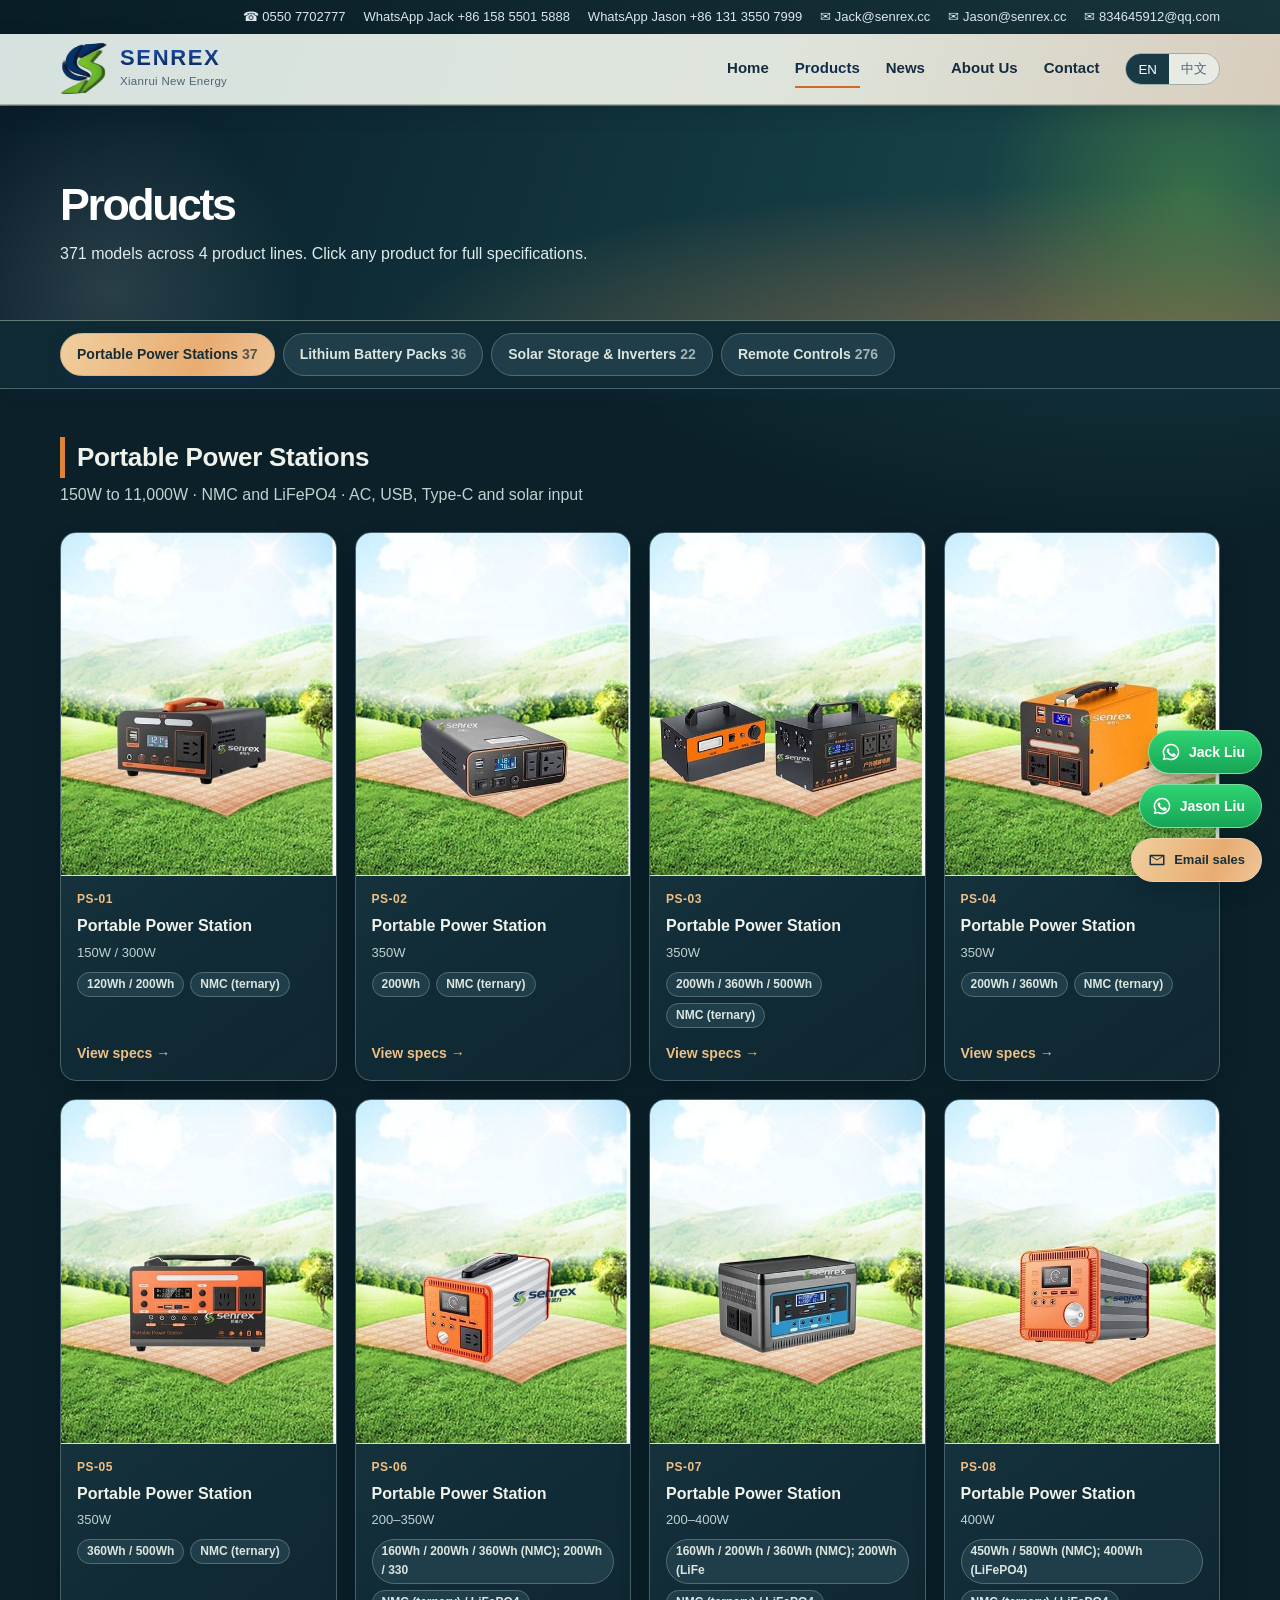
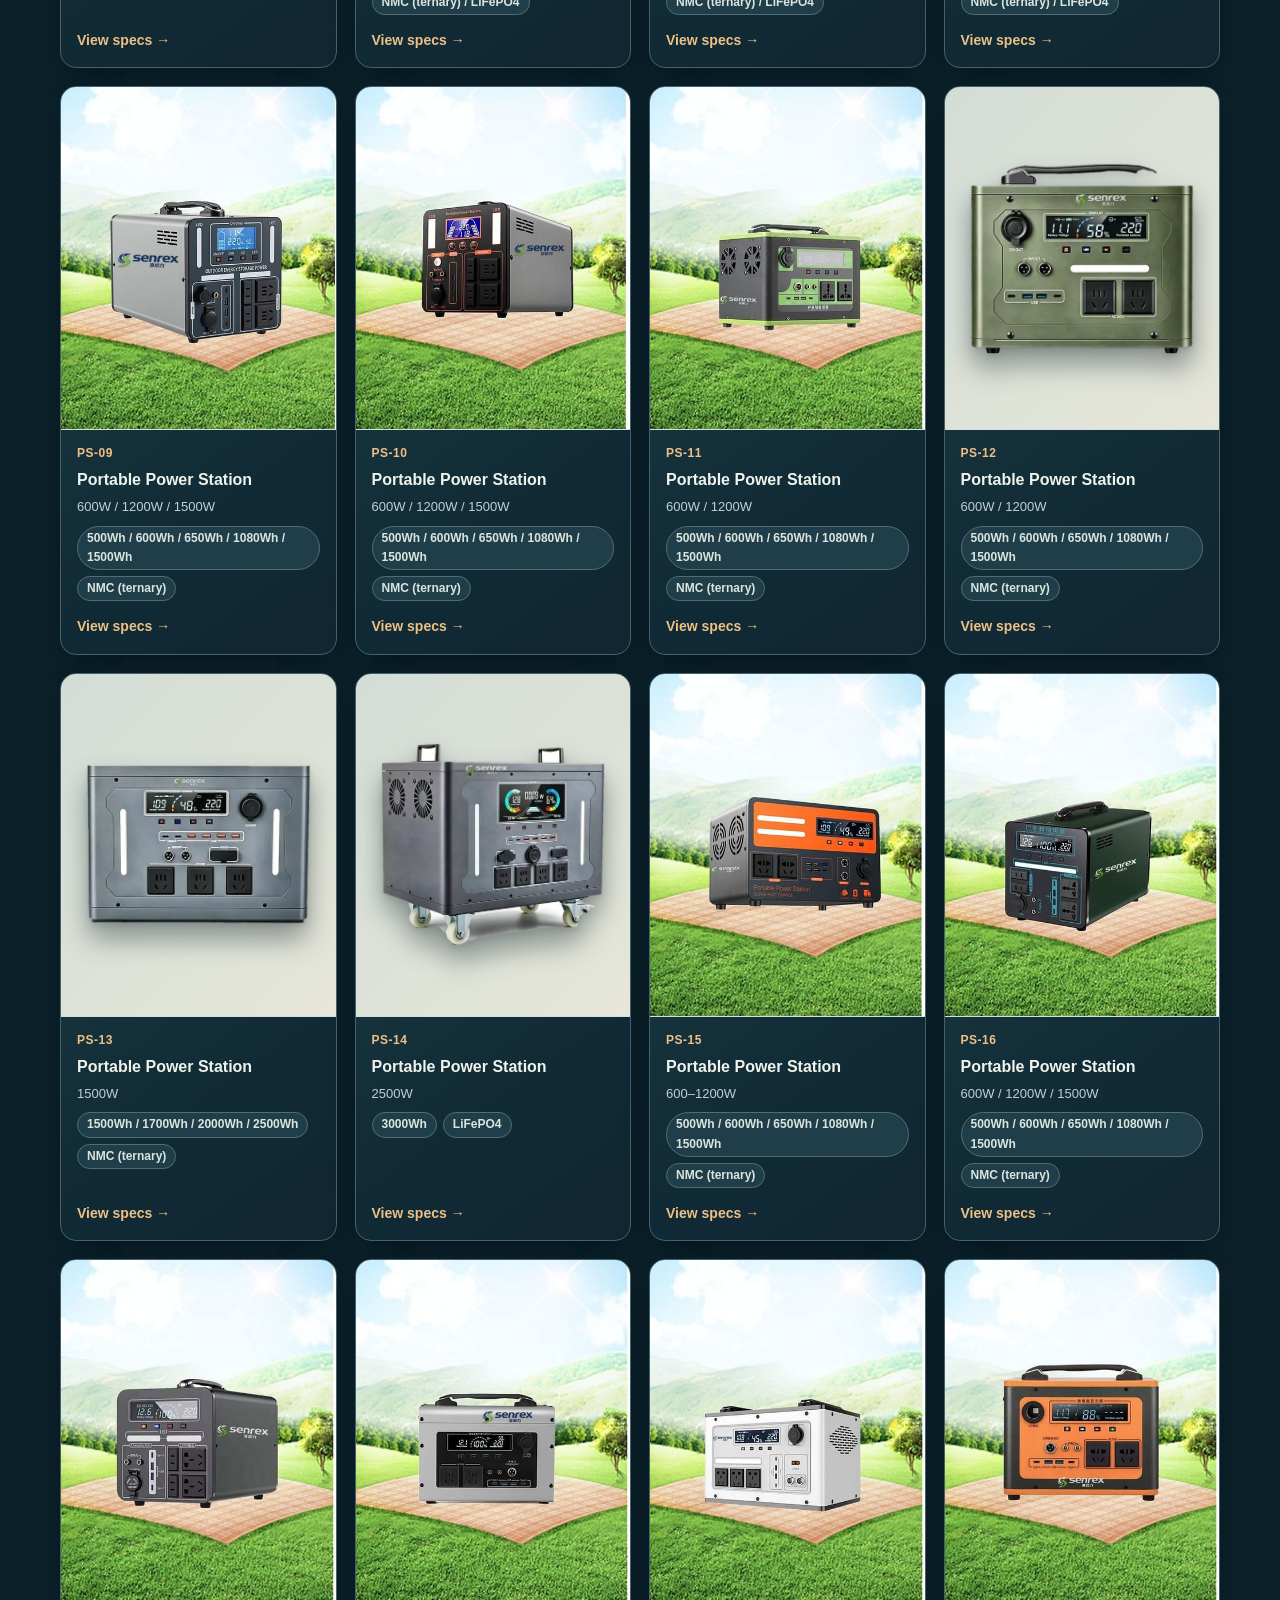
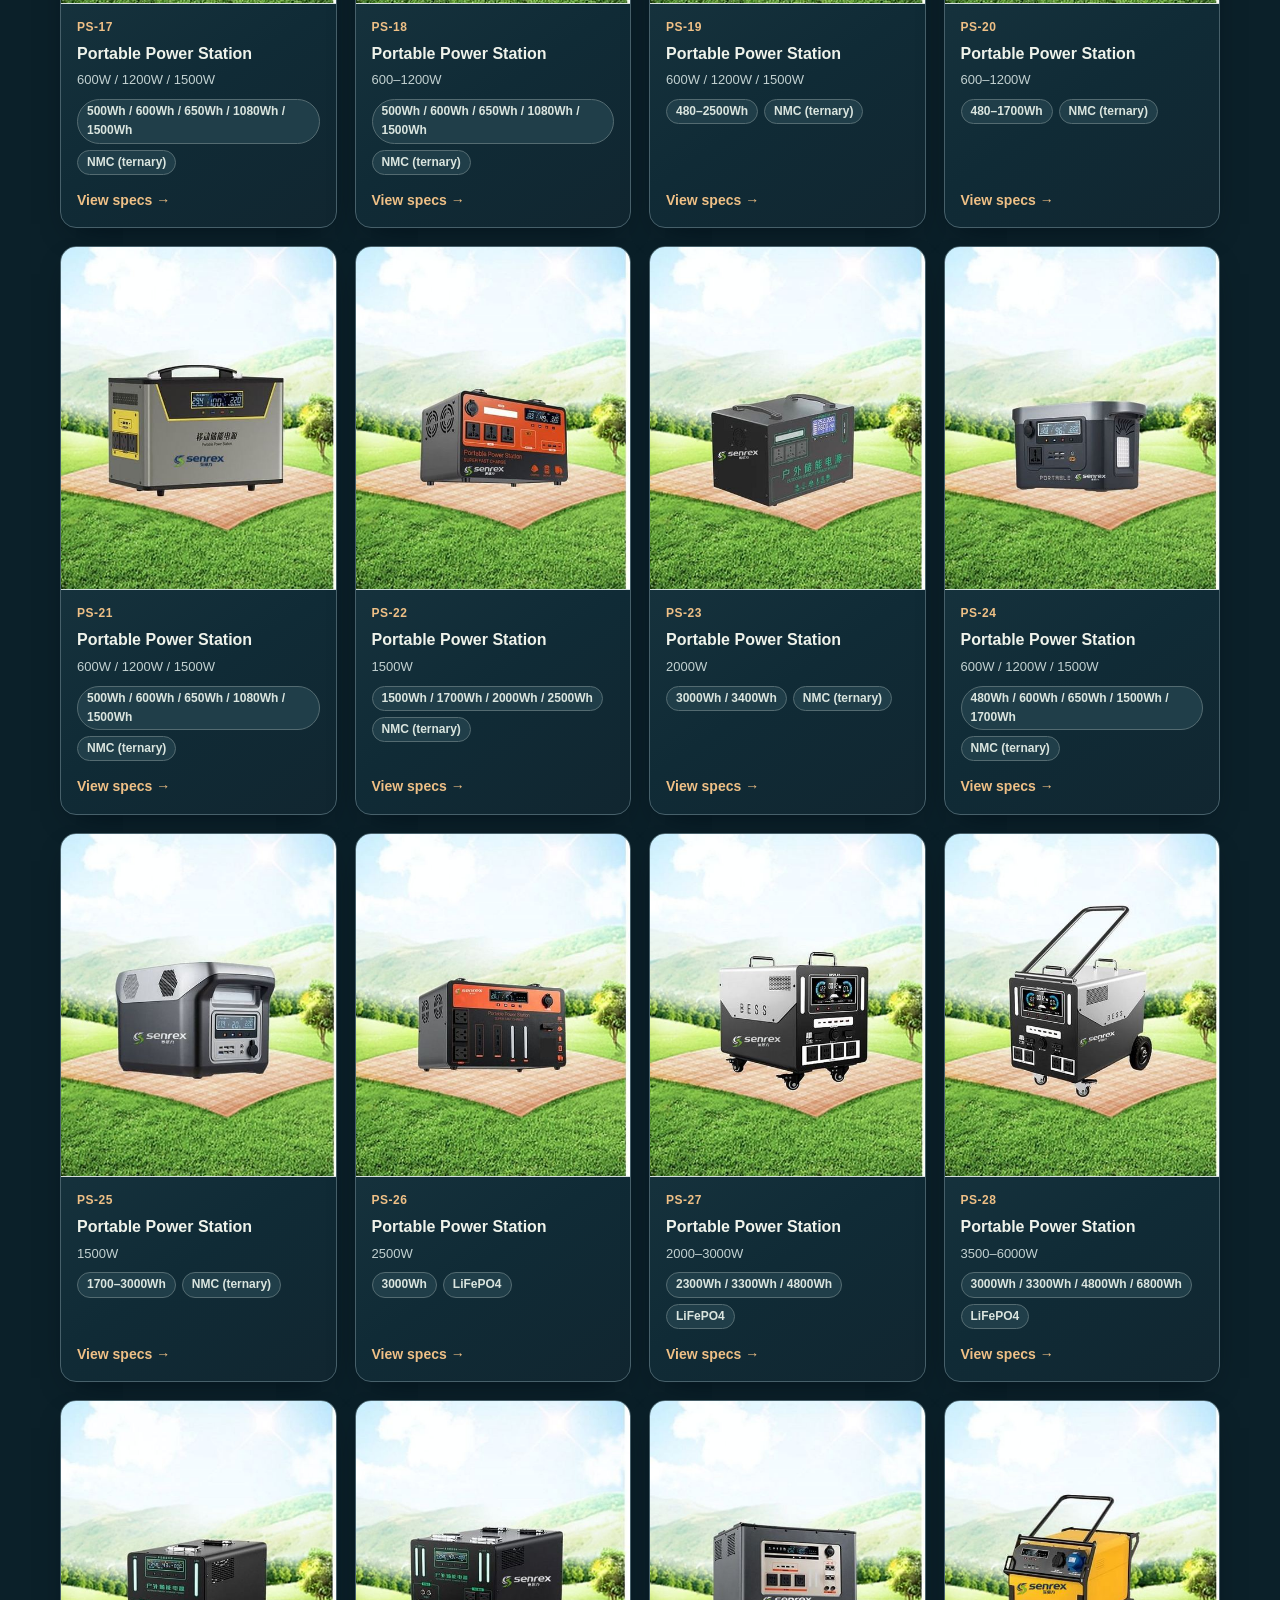
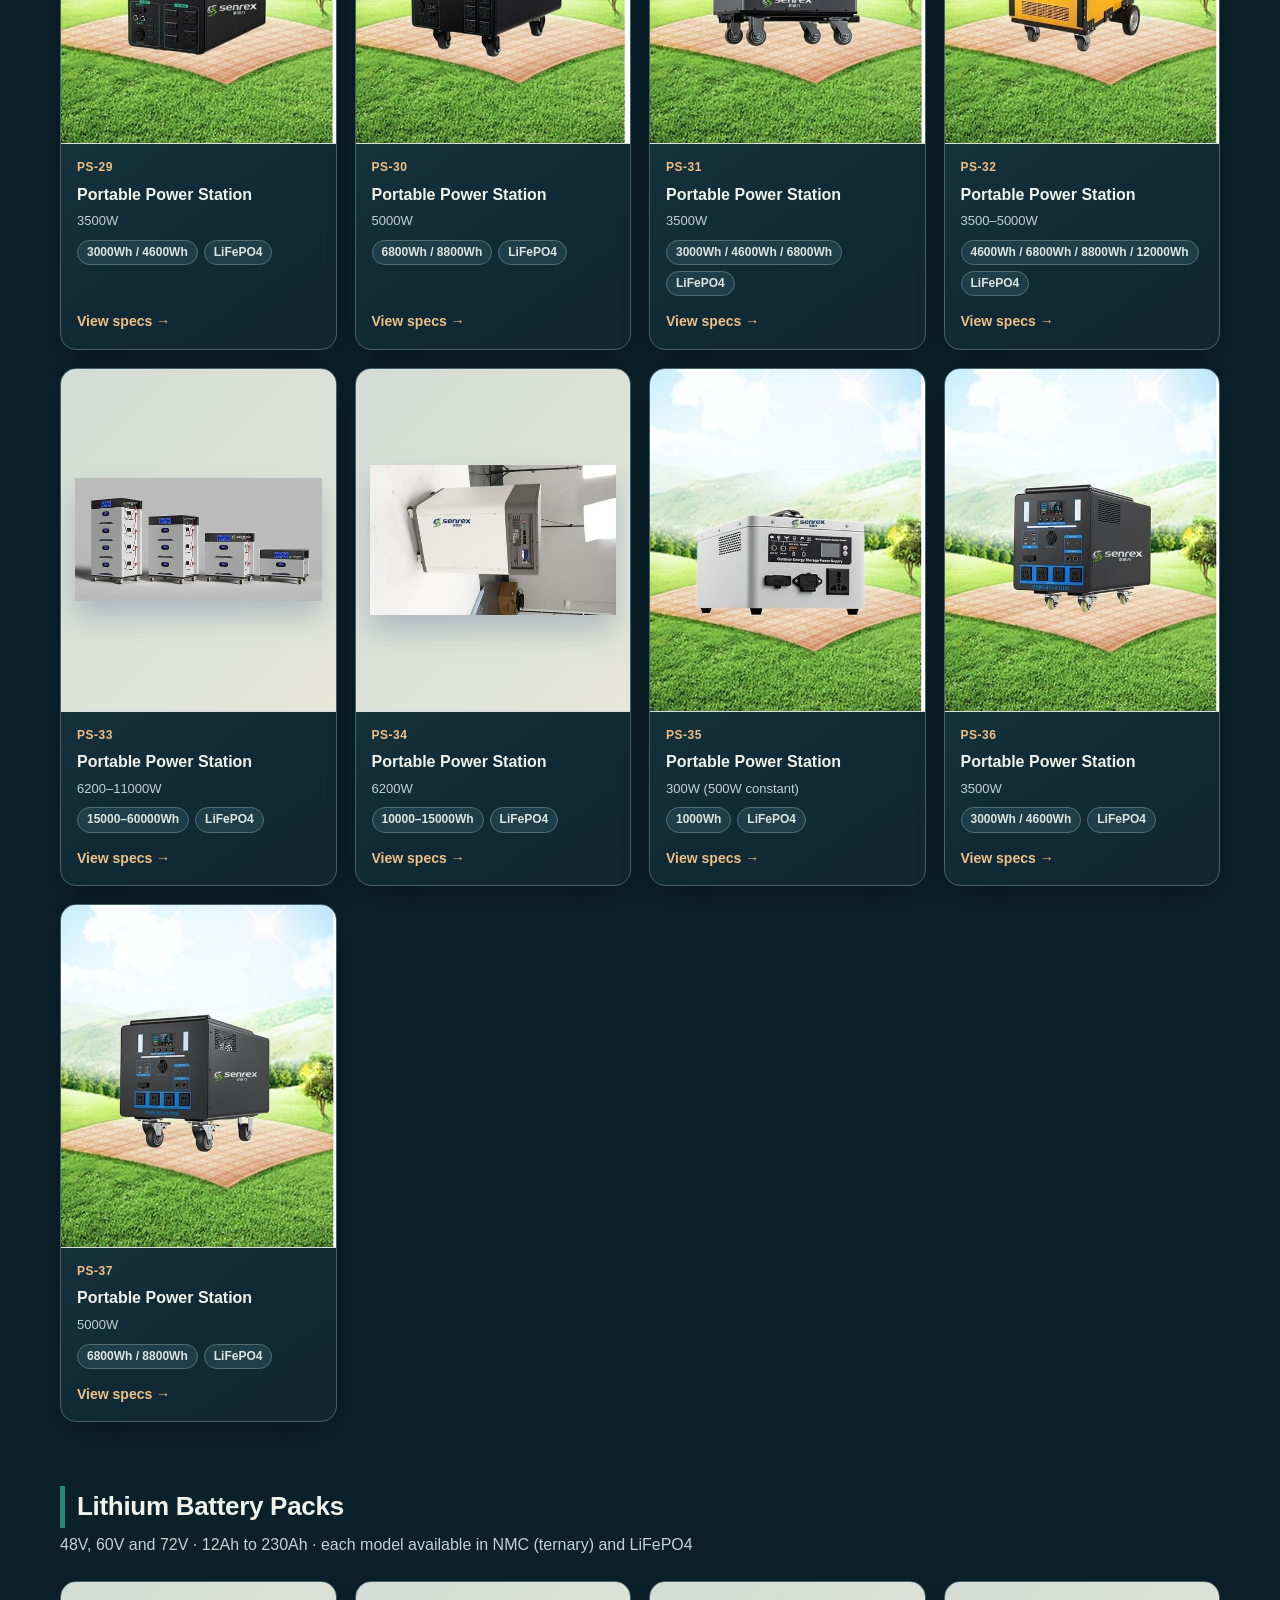
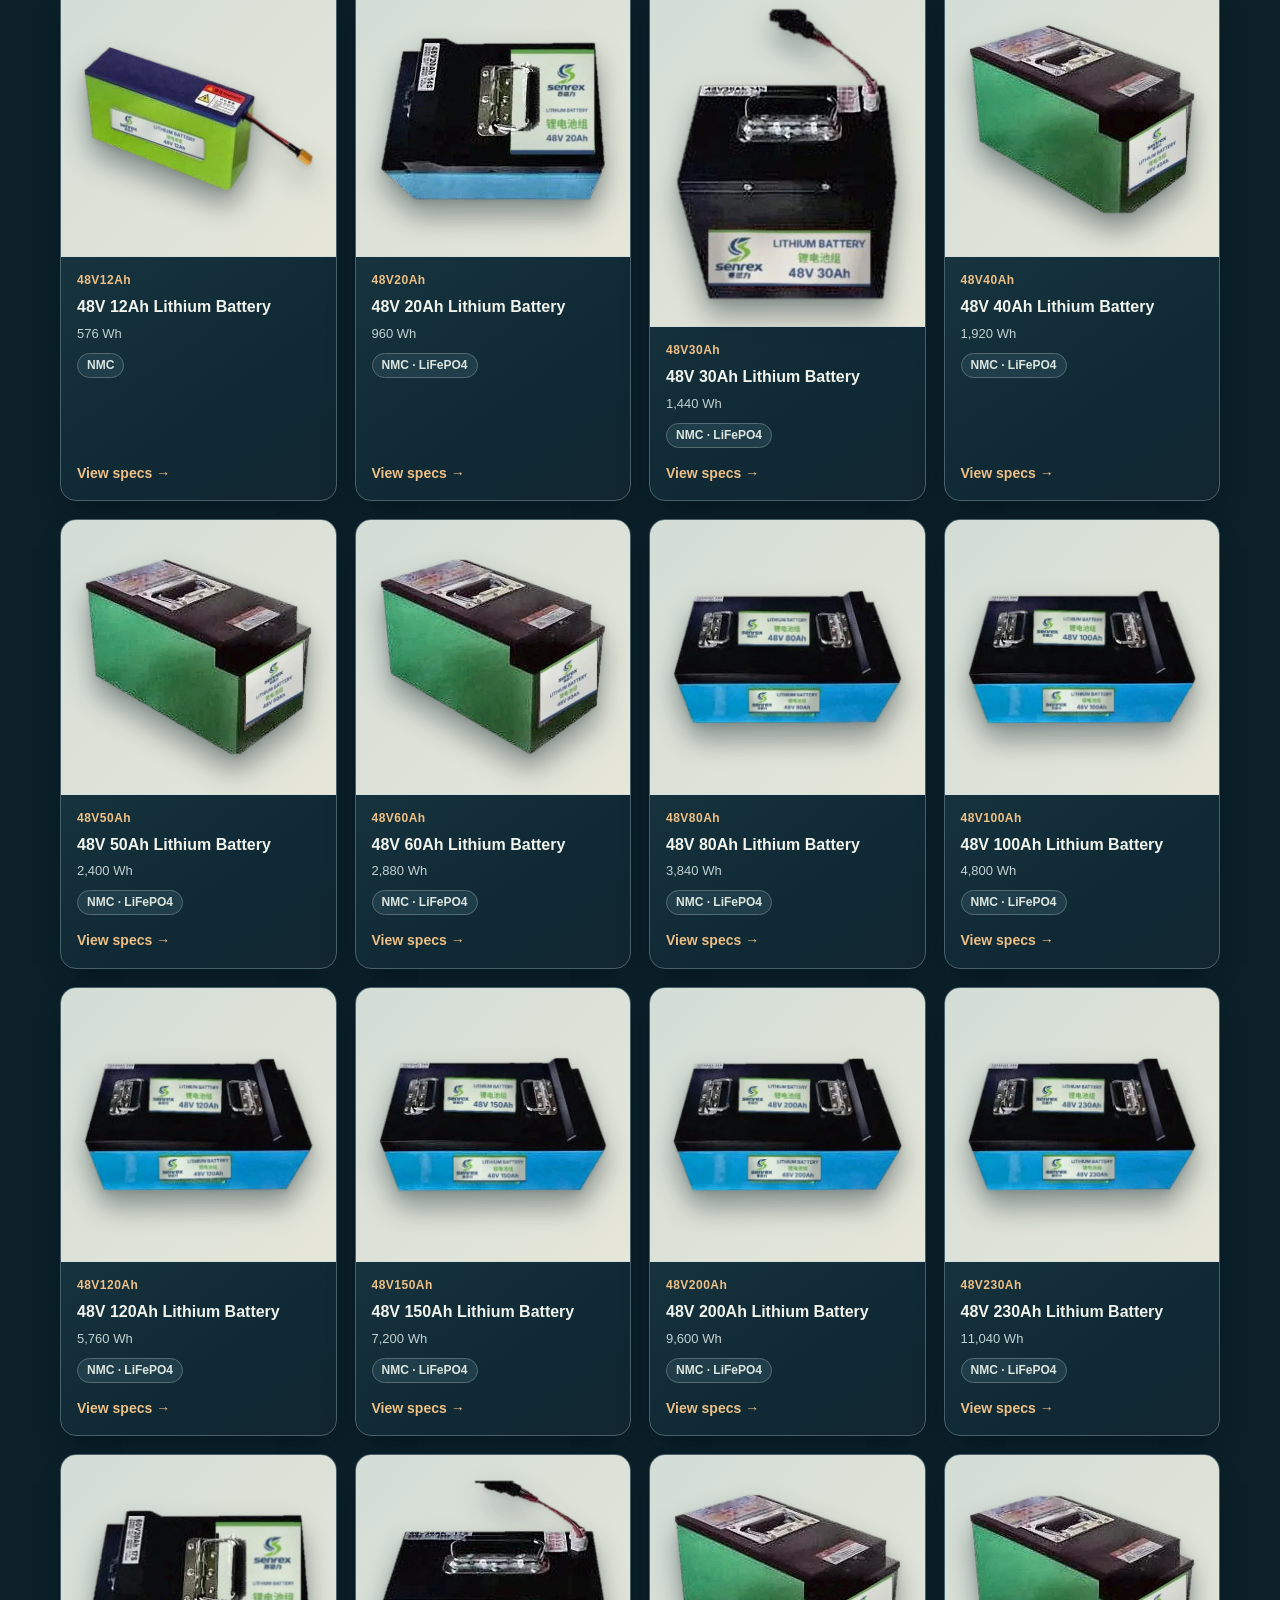
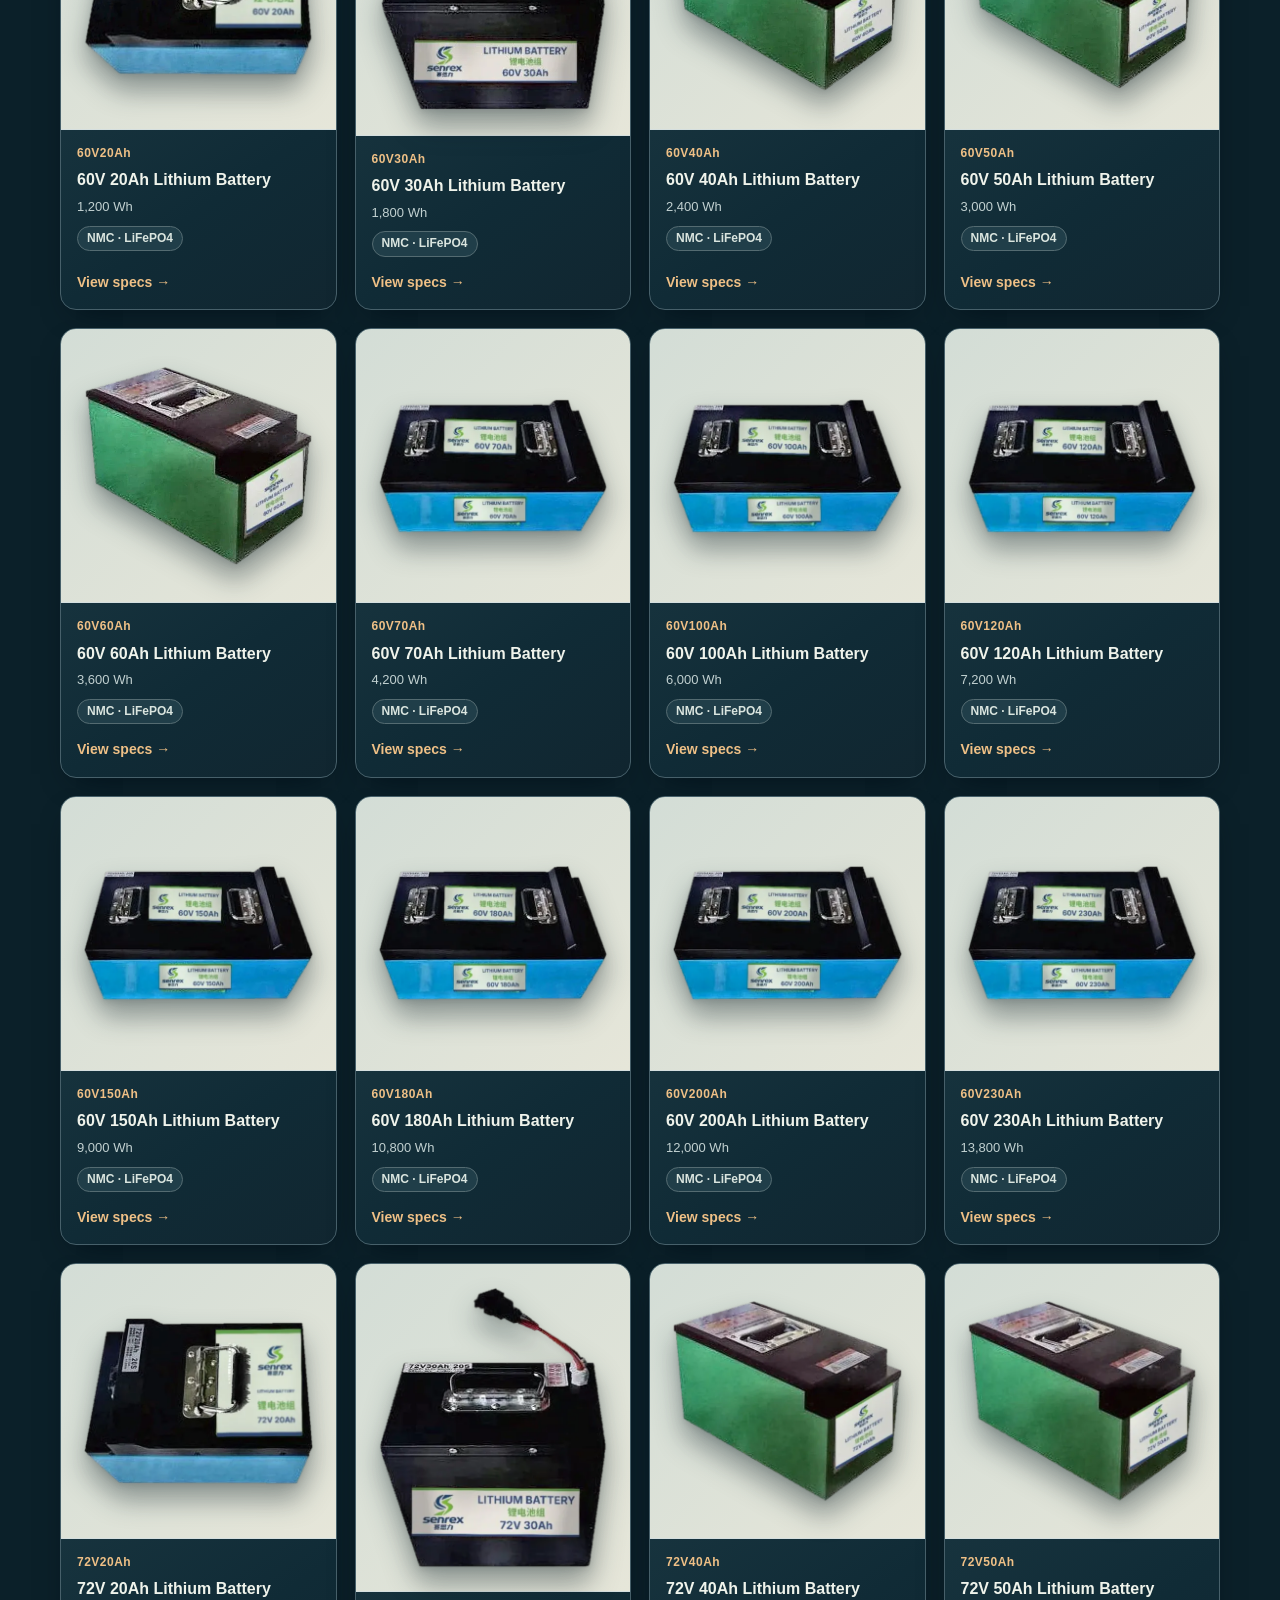
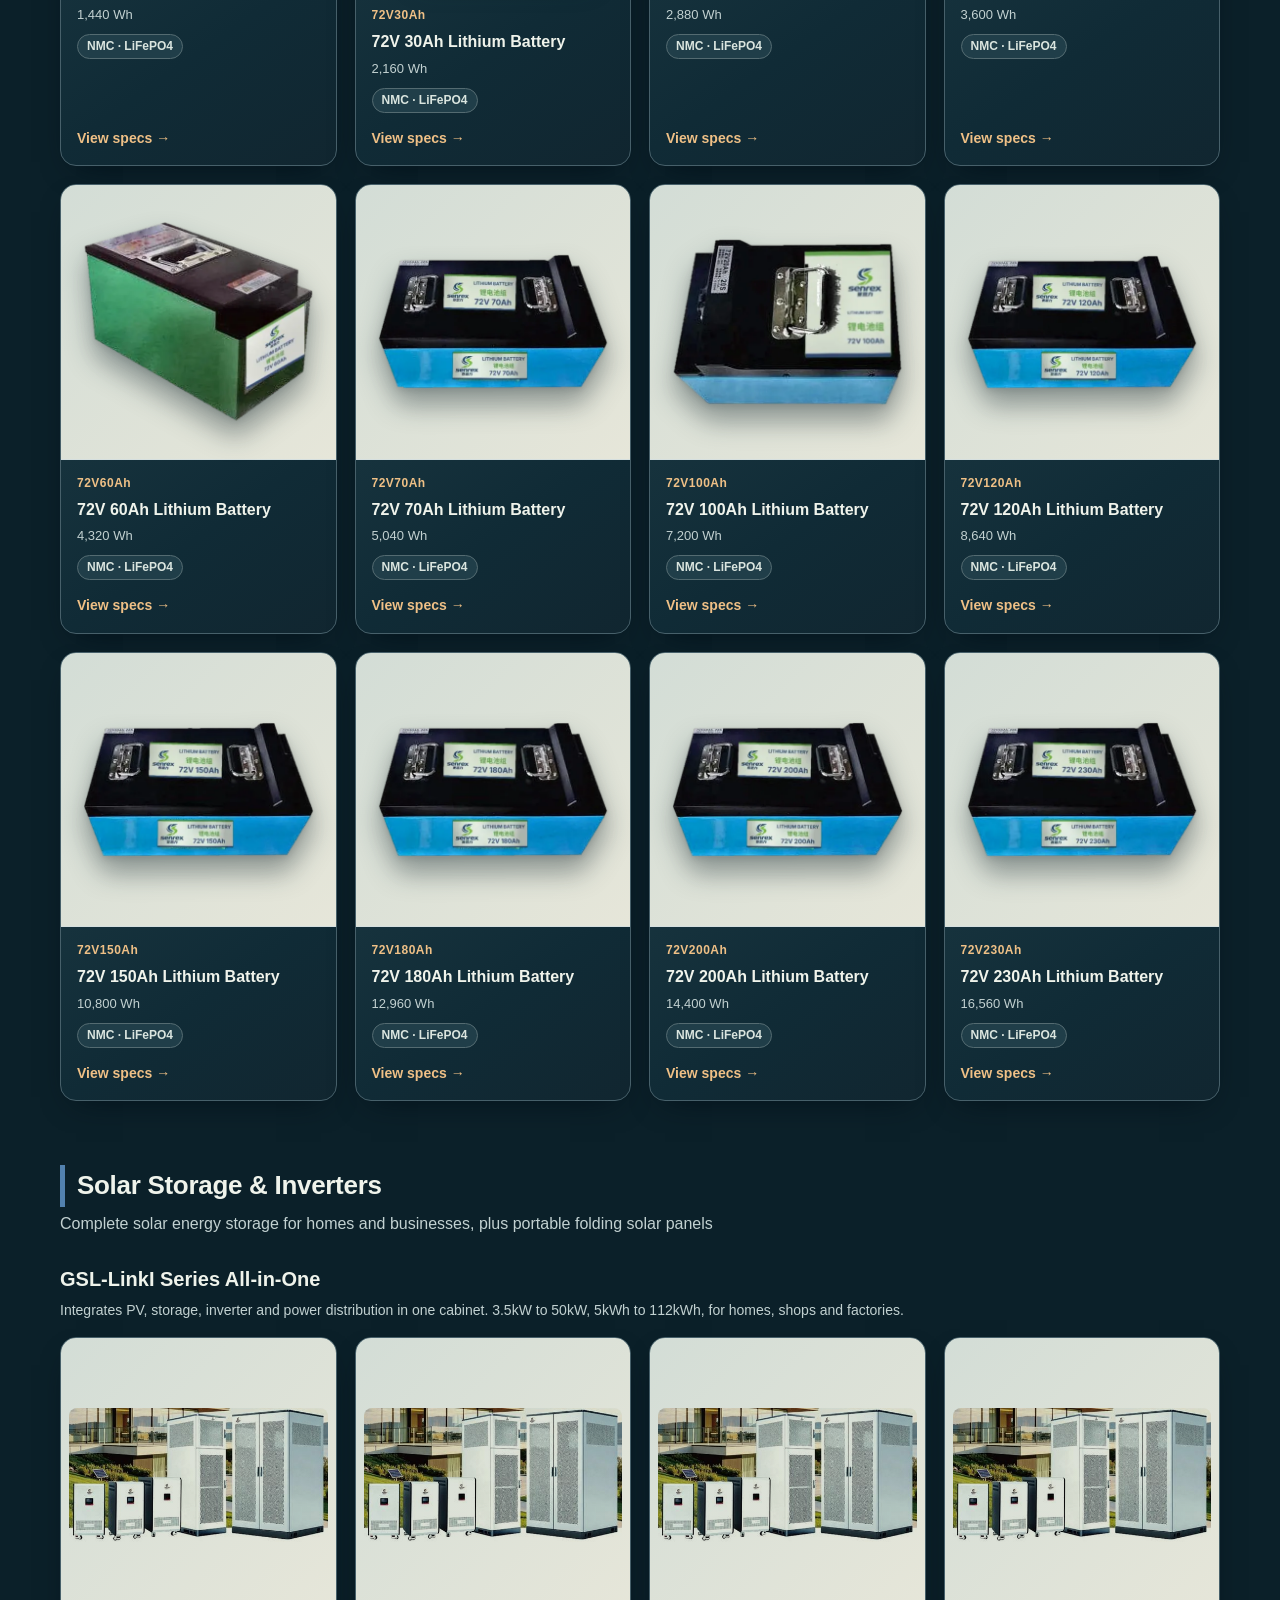
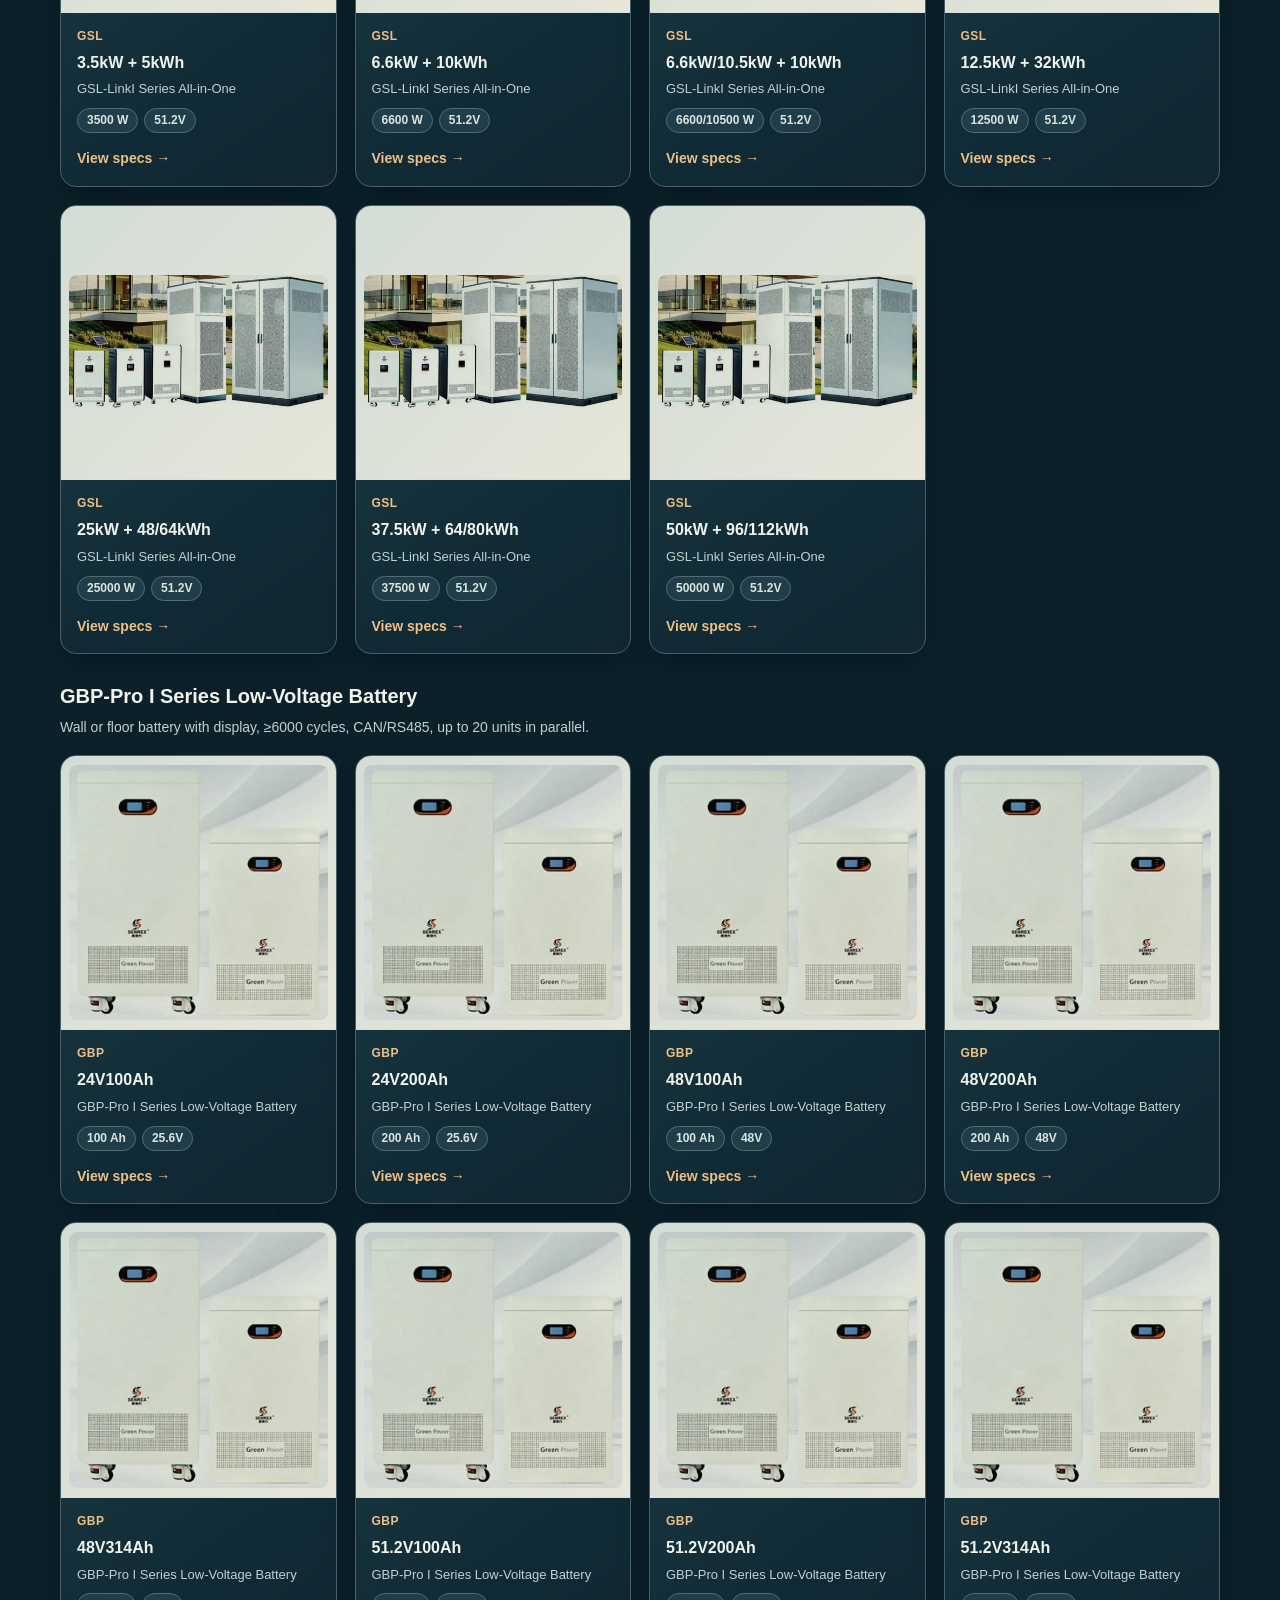
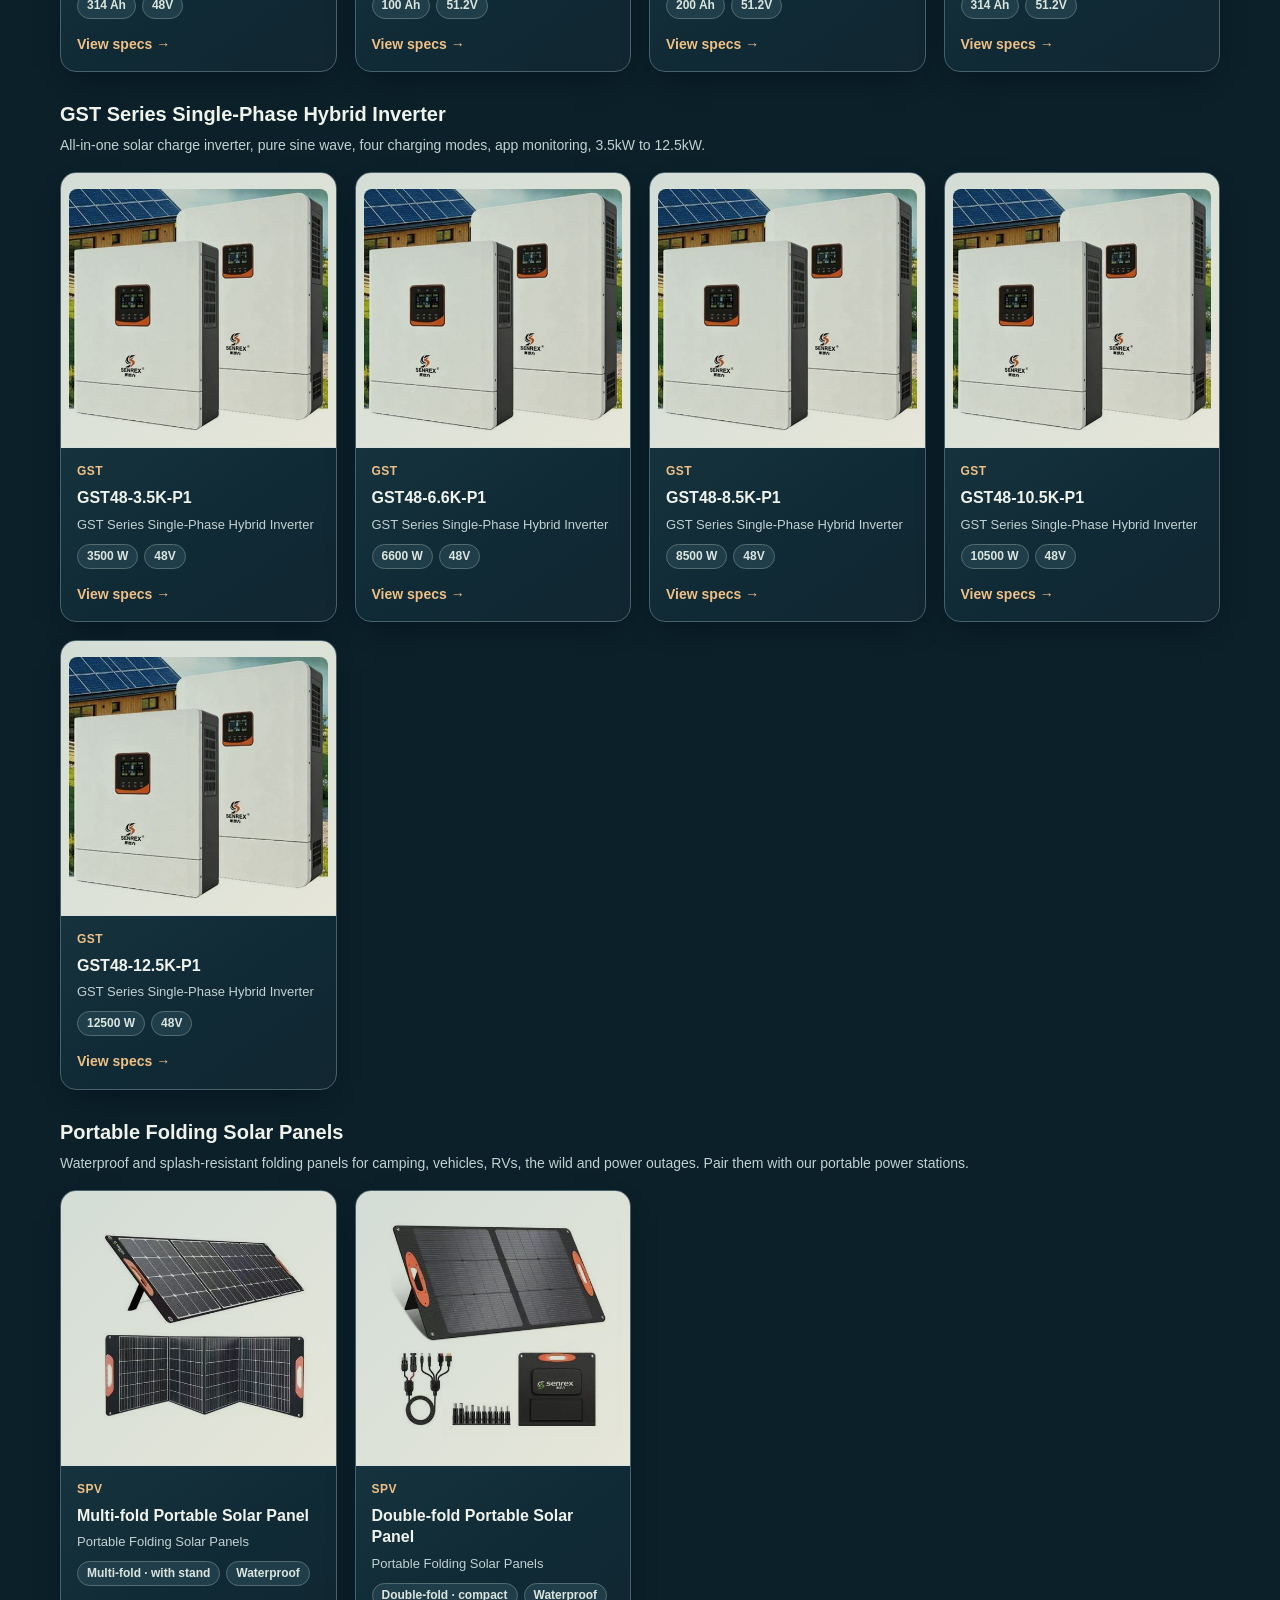
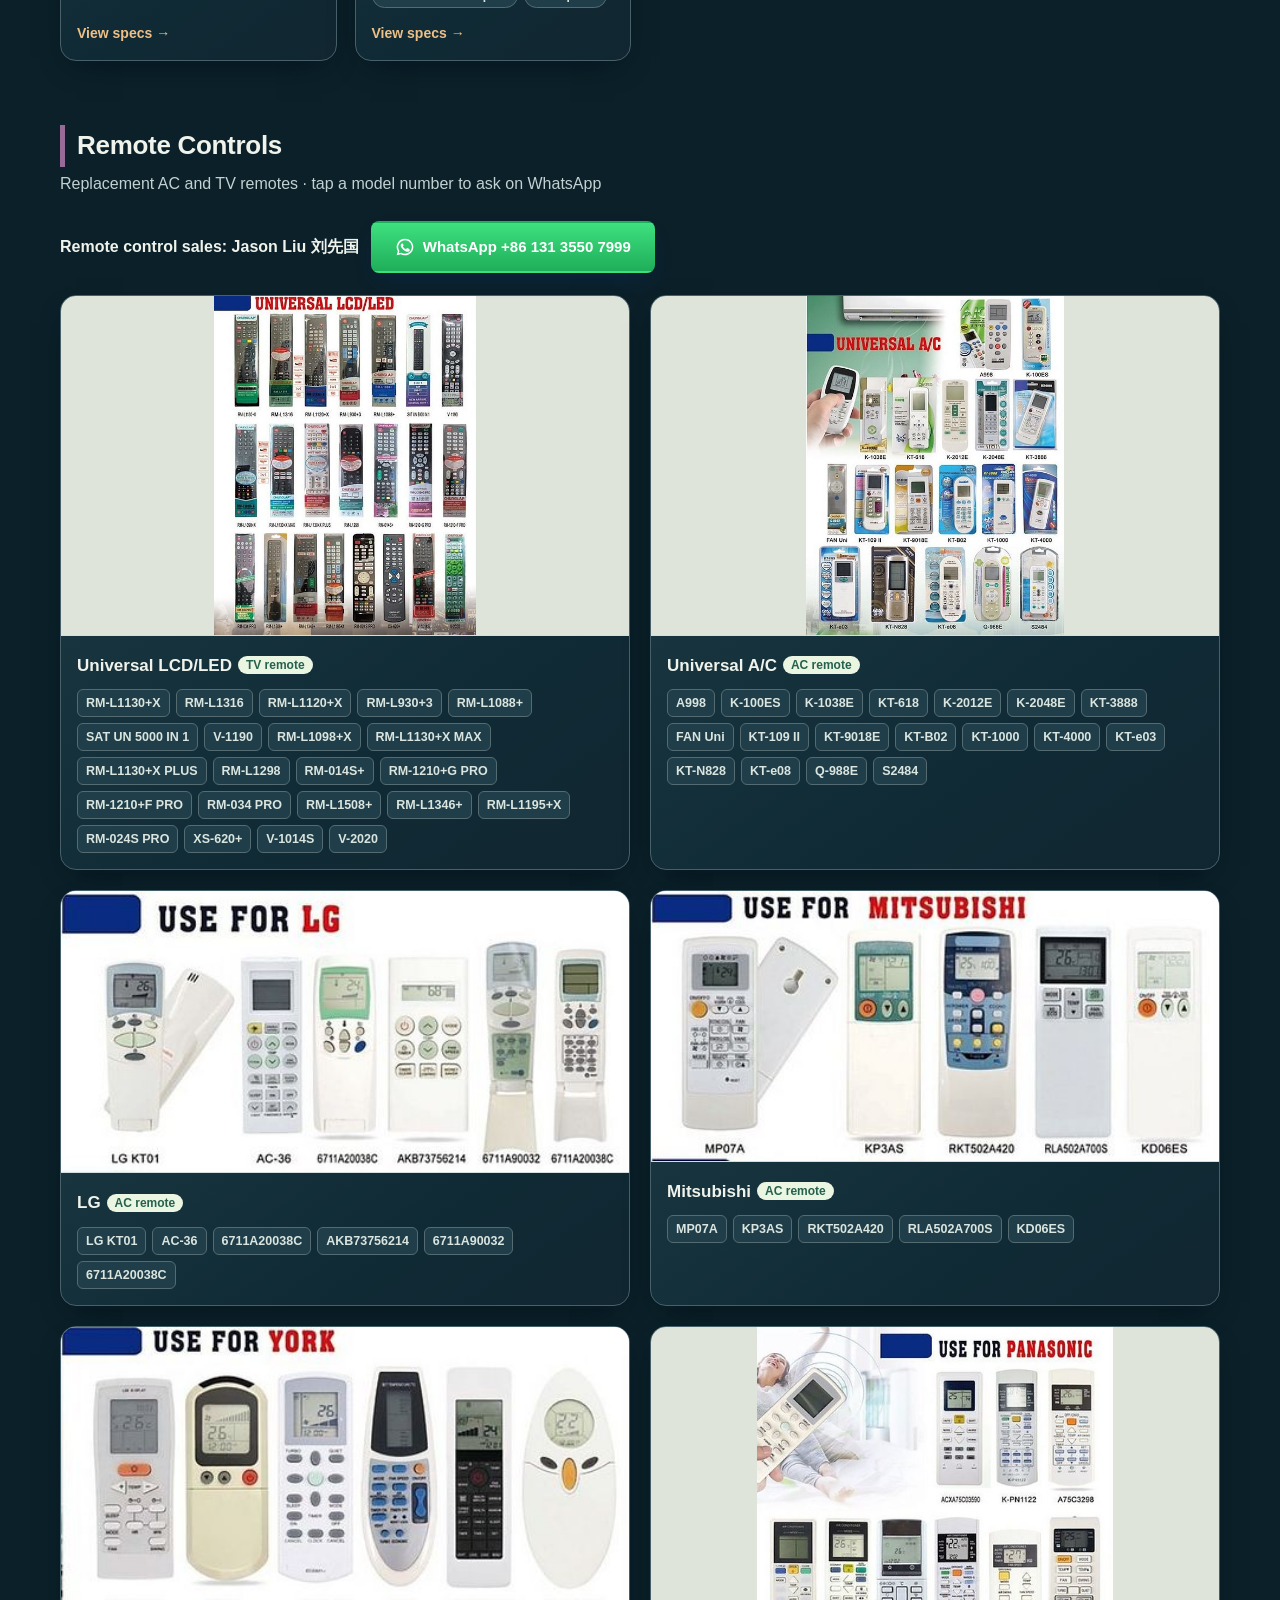
<file: products.html>
<!DOCTYPE html>
<html lang="en">
<head>
<meta charset="utf-8">
<meta name="viewport" content="width=device-width,initial-scale=1">
<title>Products | Senrex 赛恩力</title>
<meta name="description" content="Senrex lithium battery factory: portable power stations, 48V/60V/72V lithium battery packs, solar storage systems, inverters and remote controls. Wholesale and export.">
<link rel="icon" href="assets/img/logo_mark.png">
<link rel="stylesheet" href="assets/css/style.css?v=d12c5c83">
<link rel="stylesheet" href="assets/css/alpine.css?v=d12c5c83">
<script>try{var l=localStorage.getItem('senrex-lang');if(!l){l=(navigator.language||'').toLowerCase().indexOf('zh')===0?'zh-CN':'en'}document.documentElement.lang=l}catch(e){}</script>
</head>
<body data-page="products">
<div class="top"><div class="wrap">
  <a href="tel:+865507702777">☎ 0550 7702777</a>
  <a href="https://wa.me/8615855015888" target="_blank" rel="noopener">WhatsApp Jack +86 158 5501 5888</a>
  <a href="https://wa.me/8613135507999" target="_blank" rel="noopener">WhatsApp Jason +86 131 3550 7999</a>
  <a href="mailto:Jack@senrex.cc">✉ Jack@senrex.cc</a>
  <a href="mailto:Jason@senrex.cc">✉ Jason@senrex.cc</a>
  <a href="mailto:834645912@qq.com">✉ 834645912@qq.com</a>
</div></div>
<header class="nav"><div class="wrap">
  <a class="brand" href="index.html"><span class="brand-depth" aria-hidden="true"><img src="assets/img/logo_mark.png" width="158" height="160" alt=""><i style="--depth:-3px"></i><i style="--depth:-2px"></i><i style="--depth:-1px"></i><i style="--depth:0px"></i><i style="--depth:1px"></i><i style="--depth:2px"></i><i style="--depth:3px"></i></span><span><b>SENREX</b><small><span class="en">Xianrui New Energy</span><span class="zh">先锐新能源</span></small></span></a>
  <nav class="menu" id="menu">
    <a href="index.html" data-p="home"><span class="en">Home</span><span class="zh">首页</span></a>
    <a href="products.html" data-p="products"><span class="en">Products</span><span class="zh">产品中心</span></a>
    <a href="news.html" data-p="news"><span class="en">News</span><span class="zh">新闻动态</span></a>
    <a href="about.html" data-p="about"><span class="en">About Us</span><span class="zh">关于我们</span></a>
    <a href="contact.html" data-p="contact"><span class="en">Contact</span><span class="zh">联系我们</span></a>
    <div class="lang"><button data-l="en">EN</button><button data-l="zh-CN">中文</button></div>
  </nav>
  <button class="burger" id="burger" aria-label="Menu">☰</button>
</div></header>

<div class="ptitle"><div class="wrap"><h1><span class="en">Products</span><span class="zh">产品中心</span></h1><p>371 <span class="en">models across 4 product lines. Click any product for full specifications.</span><span class="zh">个型号，4大产品线。点击产品查看完整参数。</span></p></div></div>
<div class="tabs"><div class="wrap"><a href="#power" data-t="power"><span class="en">Portable Power Stations</span><span class="zh">便携式储能电源</span><em>37</em></a><a href="#battery" data-t="battery"><span class="en">Lithium Battery Packs</span><span class="zh">动力锂电池组</span><em>36</em></a><a href="#solar" data-t="solar"><span class="en">Solar Storage & Inverters</span><span class="zh">光储一体机与逆变器</span><em>22</em></a><a href="#remote" data-t="remote"><span class="en">Remote Controls</span><span class="zh">遥控器</span><em>276</em></a></div></div>
<div class="wrap">
  <div class="group" id="power"><h2><span class="en">Portable Power Stations</span><span class="zh">便携式储能电源</span></h2><p class="sub"><span class="en">150W to 11,000W · NMC and LiFePO4 · AC, USB, Type-C and solar input</span><span class="zh">150W–11000W · 三元锂 / 磷酸铁锂 · AC、USB、Type-C 输出，支持太阳能充电</span></p><div class="grid"><div class="card" data-kind="power" data-id="PS-01"><div class="pic"><img src="assets/img/thumbs/power/ps01.jpg" alt="Portable power station 150W / 300W" loading="lazy"></div>
<div class="body"><span class="code">PS-01</span><h3><span class="en">Portable Power Station</span><span class="zh">便携式储能电源</span></h3><div class="meta">150W / 300W</div>
<div class="chips"><span class="chip">120Wh / 200Wh</span><span class="chip">NMC (ternary)</span></div><span class="go"><span class="en">View specs →</span><span class="zh">查看参数 →</span></span></div></div><div class="card" data-kind="power" data-id="PS-02"><div class="pic"><img src="assets/img/thumbs/power/ps02.jpg" alt="Portable power station 350W" loading="lazy"></div>
<div class="body"><span class="code">PS-02</span><h3><span class="en">Portable Power Station</span><span class="zh">便携式储能电源</span></h3><div class="meta">350W</div>
<div class="chips"><span class="chip">200Wh</span><span class="chip">NMC (ternary)</span></div><span class="go"><span class="en">View specs →</span><span class="zh">查看参数 →</span></span></div></div><div class="card" data-kind="power" data-id="PS-03"><div class="pic"><img src="assets/img/thumbs/power/ps03.jpg" alt="Portable power station 350W" loading="lazy"></div>
<div class="body"><span class="code">PS-03</span><h3><span class="en">Portable Power Station</span><span class="zh">便携式储能电源</span></h3><div class="meta">350W</div>
<div class="chips"><span class="chip">200Wh / 360Wh / 500Wh</span><span class="chip">NMC (ternary)</span></div><span class="go"><span class="en">View specs →</span><span class="zh">查看参数 →</span></span></div></div><div class="card" data-kind="power" data-id="PS-04"><div class="pic"><img src="assets/img/thumbs/power/ps04.jpg" alt="Portable power station 350W" loading="lazy"></div>
<div class="body"><span class="code">PS-04</span><h3><span class="en">Portable Power Station</span><span class="zh">便携式储能电源</span></h3><div class="meta">350W</div>
<div class="chips"><span class="chip">200Wh / 360Wh</span><span class="chip">NMC (ternary)</span></div><span class="go"><span class="en">View specs →</span><span class="zh">查看参数 →</span></span></div></div><div class="card" data-kind="power" data-id="PS-05"><div class="pic"><img src="assets/img/thumbs/power/ps05.jpg" alt="Portable power station 350W" loading="lazy"></div>
<div class="body"><span class="code">PS-05</span><h3><span class="en">Portable Power Station</span><span class="zh">便携式储能电源</span></h3><div class="meta">350W</div>
<div class="chips"><span class="chip">360Wh / 500Wh</span><span class="chip">NMC (ternary)</span></div><span class="go"><span class="en">View specs →</span><span class="zh">查看参数 →</span></span></div></div><div class="card" data-kind="power" data-id="PS-06"><div class="pic"><img src="assets/img/thumbs/power/ps06.jpg" alt="Portable power station 200–350W" loading="lazy"></div>
<div class="body"><span class="code">PS-06</span><h3><span class="en">Portable Power Station</span><span class="zh">便携式储能电源</span></h3><div class="meta">200–350W</div>
<div class="chips"><span class="chip">160Wh / 200Wh / 360Wh (NMC); 200Wh / 330</span><span class="chip">NMC (ternary) / LiFePO4</span></div><span class="go"><span class="en">View specs →</span><span class="zh">查看参数 →</span></span></div></div><div class="card" data-kind="power" data-id="PS-07"><div class="pic"><img src="assets/img/thumbs/power/ps07.jpg" alt="Portable power station 200–400W" loading="lazy"></div>
<div class="body"><span class="code">PS-07</span><h3><span class="en">Portable Power Station</span><span class="zh">便携式储能电源</span></h3><div class="meta">200–400W</div>
<div class="chips"><span class="chip">160Wh / 200Wh / 360Wh (NMC); 200Wh (LiFe</span><span class="chip">NMC (ternary) / LiFePO4</span></div><span class="go"><span class="en">View specs →</span><span class="zh">查看参数 →</span></span></div></div><div class="card" data-kind="power" data-id="PS-08"><div class="pic"><img src="assets/img/thumbs/power/ps08.jpg" alt="Portable power station 400W" loading="lazy"></div>
<div class="body"><span class="code">PS-08</span><h3><span class="en">Portable Power Station</span><span class="zh">便携式储能电源</span></h3><div class="meta">400W</div>
<div class="chips"><span class="chip">450Wh / 580Wh (NMC); 400Wh (LiFePO4)</span><span class="chip">NMC (ternary) / LiFePO4</span></div><span class="go"><span class="en">View specs →</span><span class="zh">查看参数 →</span></span></div></div><div class="card" data-kind="power" data-id="PS-09"><div class="pic"><img src="assets/img/thumbs/power/ps09.jpg" alt="Portable power station 600W / 1200W / 1500W" loading="lazy"></div>
<div class="body"><span class="code">PS-09</span><h3><span class="en">Portable Power Station</span><span class="zh">便携式储能电源</span></h3><div class="meta">600W / 1200W / 1500W</div>
<div class="chips"><span class="chip">500Wh / 600Wh / 650Wh / 1080Wh / 1500Wh </span><span class="chip">NMC (ternary)</span></div><span class="go"><span class="en">View specs →</span><span class="zh">查看参数 →</span></span></div></div><div class="card" data-kind="power" data-id="PS-10"><div class="pic"><img src="assets/img/thumbs/power/ps10.jpg" alt="Portable power station 600W / 1200W / 1500W" loading="lazy"></div>
<div class="body"><span class="code">PS-10</span><h3><span class="en">Portable Power Station</span><span class="zh">便携式储能电源</span></h3><div class="meta">600W / 1200W / 1500W</div>
<div class="chips"><span class="chip">500Wh / 600Wh / 650Wh / 1080Wh / 1500Wh </span><span class="chip">NMC (ternary)</span></div><span class="go"><span class="en">View specs →</span><span class="zh">查看参数 →</span></span></div></div><div class="card" data-kind="power" data-id="PS-11"><div class="pic"><img src="assets/img/thumbs/power/ps11.jpg" alt="Portable power station 600W / 1200W" loading="lazy"></div>
<div class="body"><span class="code">PS-11</span><h3><span class="en">Portable Power Station</span><span class="zh">便携式储能电源</span></h3><div class="meta">600W / 1200W</div>
<div class="chips"><span class="chip">500Wh / 600Wh / 650Wh / 1080Wh / 1500Wh </span><span class="chip">NMC (ternary)</span></div><span class="go"><span class="en">View specs →</span><span class="zh">查看参数 →</span></span></div></div><div class="card" data-kind="power" data-id="PS-12"><div class="pic fit"><img src="assets/img/thumbs/power/ps12.webp" alt="Portable power station 600W / 1200W" loading="lazy"></div>
<div class="body"><span class="code">PS-12</span><h3><span class="en">Portable Power Station</span><span class="zh">便携式储能电源</span></h3><div class="meta">600W / 1200W</div>
<div class="chips"><span class="chip">500Wh / 600Wh / 650Wh / 1080Wh / 1500Wh </span><span class="chip">NMC (ternary)</span></div><span class="go"><span class="en">View specs →</span><span class="zh">查看参数 →</span></span></div></div><div class="card" data-kind="power" data-id="PS-13"><div class="pic fit"><img src="assets/img/thumbs/power/ps13.webp" alt="Portable power station 1500W" loading="lazy"></div>
<div class="body"><span class="code">PS-13</span><h3><span class="en">Portable Power Station</span><span class="zh">便携式储能电源</span></h3><div class="meta">1500W</div>
<div class="chips"><span class="chip">1500Wh / 1700Wh / 2000Wh / 2500Wh</span><span class="chip">NMC (ternary)</span></div><span class="go"><span class="en">View specs →</span><span class="zh">查看参数 →</span></span></div></div><div class="card" data-kind="power" data-id="PS-14"><div class="pic fit"><img src="assets/img/thumbs/power/ps14.webp" alt="Portable power station 2500W" loading="lazy"></div>
<div class="body"><span class="code">PS-14</span><h3><span class="en">Portable Power Station</span><span class="zh">便携式储能电源</span></h3><div class="meta">2500W</div>
<div class="chips"><span class="chip">3000Wh</span><span class="chip">LiFePO4</span></div><span class="go"><span class="en">View specs →</span><span class="zh">查看参数 →</span></span></div></div><div class="card" data-kind="power" data-id="PS-15"><div class="pic"><img src="assets/img/thumbs/power/ps15.jpg" alt="Portable power station 600–1200W" loading="lazy"></div>
<div class="body"><span class="code">PS-15</span><h3><span class="en">Portable Power Station</span><span class="zh">便携式储能电源</span></h3><div class="meta">600–1200W</div>
<div class="chips"><span class="chip">500Wh / 600Wh / 650Wh / 1080Wh / 1500Wh </span><span class="chip">NMC (ternary)</span></div><span class="go"><span class="en">View specs →</span><span class="zh">查看参数 →</span></span></div></div><div class="card" data-kind="power" data-id="PS-16"><div class="pic"><img src="assets/img/thumbs/power/ps16.jpg" alt="Portable power station 600W / 1200W / 1500W" loading="lazy"></div>
<div class="body"><span class="code">PS-16</span><h3><span class="en">Portable Power Station</span><span class="zh">便携式储能电源</span></h3><div class="meta">600W / 1200W / 1500W</div>
<div class="chips"><span class="chip">500Wh / 600Wh / 650Wh / 1080Wh / 1500Wh </span><span class="chip">NMC (ternary)</span></div><span class="go"><span class="en">View specs →</span><span class="zh">查看参数 →</span></span></div></div><div class="card" data-kind="power" data-id="PS-17"><div class="pic"><img src="assets/img/thumbs/power/ps17.jpg" alt="Portable power station 600W / 1200W / 1500W" loading="lazy"></div>
<div class="body"><span class="code">PS-17</span><h3><span class="en">Portable Power Station</span><span class="zh">便携式储能电源</span></h3><div class="meta">600W / 1200W / 1500W</div>
<div class="chips"><span class="chip">500Wh / 600Wh / 650Wh / 1080Wh / 1500Wh </span><span class="chip">NMC (ternary)</span></div><span class="go"><span class="en">View specs →</span><span class="zh">查看参数 →</span></span></div></div><div class="card" data-kind="power" data-id="PS-18"><div class="pic"><img src="assets/img/thumbs/power/ps18.jpg" alt="Portable power station 600–1200W" loading="lazy"></div>
<div class="body"><span class="code">PS-18</span><h3><span class="en">Portable Power Station</span><span class="zh">便携式储能电源</span></h3><div class="meta">600–1200W</div>
<div class="chips"><span class="chip">500Wh / 600Wh / 650Wh / 1080Wh / 1500Wh </span><span class="chip">NMC (ternary)</span></div><span class="go"><span class="en">View specs →</span><span class="zh">查看参数 →</span></span></div></div><div class="card" data-kind="power" data-id="PS-19"><div class="pic"><img src="assets/img/thumbs/power/ps19.jpg" alt="Portable power station 600W / 1200W / 1500W" loading="lazy"></div>
<div class="body"><span class="code">PS-19</span><h3><span class="en">Portable Power Station</span><span class="zh">便携式储能电源</span></h3><div class="meta">600W / 1200W / 1500W</div>
<div class="chips"><span class="chip">480–2500Wh</span><span class="chip">NMC (ternary)</span></div><span class="go"><span class="en">View specs →</span><span class="zh">查看参数 →</span></span></div></div><div class="card" data-kind="power" data-id="PS-20"><div class="pic"><img src="assets/img/thumbs/power/ps20.jpg" alt="Portable power station 600–1200W" loading="lazy"></div>
<div class="body"><span class="code">PS-20</span><h3><span class="en">Portable Power Station</span><span class="zh">便携式储能电源</span></h3><div class="meta">600–1200W</div>
<div class="chips"><span class="chip">480–1700Wh</span><span class="chip">NMC (ternary)</span></div><span class="go"><span class="en">View specs →</span><span class="zh">查看参数 →</span></span></div></div><div class="card" data-kind="power" data-id="PS-21"><div class="pic"><img src="assets/img/thumbs/power/ps21.jpg" alt="Portable power station 600W / 1200W / 1500W" loading="lazy"></div>
<div class="body"><span class="code">PS-21</span><h3><span class="en">Portable Power Station</span><span class="zh">便携式储能电源</span></h3><div class="meta">600W / 1200W / 1500W</div>
<div class="chips"><span class="chip">500Wh / 600Wh / 650Wh / 1080Wh / 1500Wh </span><span class="chip">NMC (ternary)</span></div><span class="go"><span class="en">View specs →</span><span class="zh">查看参数 →</span></span></div></div><div class="card" data-kind="power" data-id="PS-22"><div class="pic"><img src="assets/img/thumbs/power/ps22.jpg" alt="Portable power station 1500W" loading="lazy"></div>
<div class="body"><span class="code">PS-22</span><h3><span class="en">Portable Power Station</span><span class="zh">便携式储能电源</span></h3><div class="meta">1500W</div>
<div class="chips"><span class="chip">1500Wh / 1700Wh / 2000Wh / 2500Wh</span><span class="chip">NMC (ternary)</span></div><span class="go"><span class="en">View specs →</span><span class="zh">查看参数 →</span></span></div></div><div class="card" data-kind="power" data-id="PS-23"><div class="pic"><img src="assets/img/thumbs/power/ps23.jpg" alt="Portable power station 2000W" loading="lazy"></div>
<div class="body"><span class="code">PS-23</span><h3><span class="en">Portable Power Station</span><span class="zh">便携式储能电源</span></h3><div class="meta">2000W</div>
<div class="chips"><span class="chip">3000Wh / 3400Wh</span><span class="chip">NMC (ternary)</span></div><span class="go"><span class="en">View specs →</span><span class="zh">查看参数 →</span></span></div></div><div class="card" data-kind="power" data-id="PS-24"><div class="pic"><img src="assets/img/thumbs/power/ps24.jpg" alt="Portable power station 600W / 1200W / 1500W" loading="lazy"></div>
<div class="body"><span class="code">PS-24</span><h3><span class="en">Portable Power Station</span><span class="zh">便携式储能电源</span></h3><div class="meta">600W / 1200W / 1500W</div>
<div class="chips"><span class="chip">480Wh / 600Wh / 650Wh / 1500Wh / 1700Wh </span><span class="chip">NMC (ternary)</span></div><span class="go"><span class="en">View specs →</span><span class="zh">查看参数 →</span></span></div></div><div class="card" data-kind="power" data-id="PS-25"><div class="pic"><img src="assets/img/thumbs/power/ps25.jpg" alt="Portable power station 1500W" loading="lazy"></div>
<div class="body"><span class="code">PS-25</span><h3><span class="en">Portable Power Station</span><span class="zh">便携式储能电源</span></h3><div class="meta">1500W</div>
<div class="chips"><span class="chip">1700–3000Wh</span><span class="chip">NMC (ternary)</span></div><span class="go"><span class="en">View specs →</span><span class="zh">查看参数 →</span></span></div></div><div class="card" data-kind="power" data-id="PS-26"><div class="pic"><img src="assets/img/thumbs/power/ps26.jpg" alt="Portable power station 2500W" loading="lazy"></div>
<div class="body"><span class="code">PS-26</span><h3><span class="en">Portable Power Station</span><span class="zh">便携式储能电源</span></h3><div class="meta">2500W</div>
<div class="chips"><span class="chip">3000Wh</span><span class="chip">LiFePO4</span></div><span class="go"><span class="en">View specs →</span><span class="zh">查看参数 →</span></span></div></div><div class="card" data-kind="power" data-id="PS-27"><div class="pic"><img src="assets/img/thumbs/power/ps27.jpg" alt="Portable power station 2000–3000W" loading="lazy"></div>
<div class="body"><span class="code">PS-27</span><h3><span class="en">Portable Power Station</span><span class="zh">便携式储能电源</span></h3><div class="meta">2000–3000W</div>
<div class="chips"><span class="chip">2300Wh / 3300Wh / 4800Wh</span><span class="chip">LiFePO4</span></div><span class="go"><span class="en">View specs →</span><span class="zh">查看参数 →</span></span></div></div><div class="card" data-kind="power" data-id="PS-28"><div class="pic"><img src="assets/img/thumbs/power/ps28.jpg" alt="Portable power station 3500–6000W" loading="lazy"></div>
<div class="body"><span class="code">PS-28</span><h3><span class="en">Portable Power Station</span><span class="zh">便携式储能电源</span></h3><div class="meta">3500–6000W</div>
<div class="chips"><span class="chip">3000Wh / 3300Wh / 4800Wh / 6800Wh</span><span class="chip">LiFePO4</span></div><span class="go"><span class="en">View specs →</span><span class="zh">查看参数 →</span></span></div></div><div class="card" data-kind="power" data-id="PS-29"><div class="pic"><img src="assets/img/thumbs/power/ps29.jpg" alt="Portable power station 3500W" loading="lazy"></div>
<div class="body"><span class="code">PS-29</span><h3><span class="en">Portable Power Station</span><span class="zh">便携式储能电源</span></h3><div class="meta">3500W</div>
<div class="chips"><span class="chip">3000Wh / 4600Wh</span><span class="chip">LiFePO4</span></div><span class="go"><span class="en">View specs →</span><span class="zh">查看参数 →</span></span></div></div><div class="card" data-kind="power" data-id="PS-30"><div class="pic"><img src="assets/img/thumbs/power/ps30.jpg" alt="Portable power station 5000W" loading="lazy"></div>
<div class="body"><span class="code">PS-30</span><h3><span class="en">Portable Power Station</span><span class="zh">便携式储能电源</span></h3><div class="meta">5000W</div>
<div class="chips"><span class="chip">6800Wh / 8800Wh</span><span class="chip">LiFePO4</span></div><span class="go"><span class="en">View specs →</span><span class="zh">查看参数 →</span></span></div></div><div class="card" data-kind="power" data-id="PS-31"><div class="pic"><img src="assets/img/thumbs/power/ps31.jpg" alt="Portable power station 3500W" loading="lazy"></div>
<div class="body"><span class="code">PS-31</span><h3><span class="en">Portable Power Station</span><span class="zh">便携式储能电源</span></h3><div class="meta">3500W</div>
<div class="chips"><span class="chip">3000Wh / 4600Wh / 6800Wh</span><span class="chip">LiFePO4</span></div><span class="go"><span class="en">View specs →</span><span class="zh">查看参数 →</span></span></div></div><div class="card" data-kind="power" data-id="PS-32"><div class="pic"><img src="assets/img/thumbs/power/ps32.jpg" alt="Portable power station 3500–5000W" loading="lazy"></div>
<div class="body"><span class="code">PS-32</span><h3><span class="en">Portable Power Station</span><span class="zh">便携式储能电源</span></h3><div class="meta">3500–5000W</div>
<div class="chips"><span class="chip">4600Wh / 6800Wh / 8800Wh / 12000Wh</span><span class="chip">LiFePO4</span></div><span class="go"><span class="en">View specs →</span><span class="zh">查看参数 →</span></span></div></div><div class="card" data-kind="power" data-id="PS-33"><div class="pic fit"><img src="assets/img/thumbs/power/ps33.jpg" alt="Portable power station 6200–11000W" loading="lazy"></div>
<div class="body"><span class="code">PS-33</span><h3><span class="en">Portable Power Station</span><span class="zh">便携式储能电源</span></h3><div class="meta">6200–11000W</div>
<div class="chips"><span class="chip">15000–60000Wh</span><span class="chip">LiFePO4</span></div><span class="go"><span class="en">View specs →</span><span class="zh">查看参数 →</span></span></div></div><div class="card" data-kind="power" data-id="PS-34"><div class="pic fit"><img src="assets/img/thumbs/power/ps34.jpg" alt="Portable power station 6200W" loading="lazy"></div>
<div class="body"><span class="code">PS-34</span><h3><span class="en">Portable Power Station</span><span class="zh">便携式储能电源</span></h3><div class="meta">6200W</div>
<div class="chips"><span class="chip">10000–15000Wh</span><span class="chip">LiFePO4</span></div><span class="go"><span class="en">View specs →</span><span class="zh">查看参数 →</span></span></div></div><div class="card" data-kind="power" data-id="PS-35"><div class="pic"><img src="assets/img/thumbs/power/ps35.jpg" alt="Portable power station 300W (500W constant)" loading="lazy"></div>
<div class="body"><span class="code">PS-35</span><h3><span class="en">Portable Power Station</span><span class="zh">便携式储能电源</span></h3><div class="meta">300W (500W constant)</div>
<div class="chips"><span class="chip">1000Wh</span><span class="chip">LiFePO4</span></div><span class="go"><span class="en">View specs →</span><span class="zh">查看参数 →</span></span></div></div><div class="card" data-kind="power" data-id="PS-36"><div class="pic"><img src="assets/img/thumbs/power/ps36.jpg" alt="Portable power station 3500W" loading="lazy"></div>
<div class="body"><span class="code">PS-36</span><h3><span class="en">Portable Power Station</span><span class="zh">便携式储能电源</span></h3><div class="meta">3500W</div>
<div class="chips"><span class="chip">3000Wh / 4600Wh</span><span class="chip">LiFePO4</span></div><span class="go"><span class="en">View specs →</span><span class="zh">查看参数 →</span></span></div></div><div class="card" data-kind="power" data-id="PS-37"><div class="pic"><img src="assets/img/thumbs/power/ps37.jpg" alt="Portable power station 5000W" loading="lazy"></div>
<div class="body"><span class="code">PS-37</span><h3><span class="en">Portable Power Station</span><span class="zh">便携式储能电源</span></h3><div class="meta">5000W</div>
<div class="chips"><span class="chip">6800Wh / 8800Wh</span><span class="chip">LiFePO4</span></div><span class="go"><span class="en">View specs →</span><span class="zh">查看参数 →</span></span></div></div></div></div>
  <div class="group" id="battery"><h2><span class="en">Lithium Battery Packs</span><span class="zh">动力锂电池组</span></h2><p class="sub"><span class="en">48V, 60V and 72V · 12Ah to 230Ah · each model available in NMC (ternary) and LiFePO4</span><span class="zh">48V / 60V / 72V · 12Ah–230Ah · 每款均有三元锂与磷酸铁锂两种</span></p><div class="grid"><div class="card" data-kind="battery" data-id="48V12Ah"><div class="pic"><img src="assets/img/thumbs/battery/48V12Ah.webp" alt="48V 12Ah lithium battery pack" loading="lazy"></div>
<div class="body"><span class="code">48V12Ah</span><h3>48V 12Ah <span class="en">Lithium Battery</span><span class="zh">锂电池组</span></h3><div class="meta">576 Wh</div>
<div class="chips"><span class="chip">NMC</span></div><span class="go"><span class="en">View specs →</span><span class="zh">查看参数 →</span></span></div></div><div class="card" data-kind="battery" data-id="48V20Ah"><div class="pic"><img src="assets/img/thumbs/battery/48V20Ah.webp" alt="48V 20Ah lithium battery pack" loading="lazy"></div>
<div class="body"><span class="code">48V20Ah</span><h3>48V 20Ah <span class="en">Lithium Battery</span><span class="zh">锂电池组</span></h3><div class="meta">960 Wh</div>
<div class="chips"><span class="chip">NMC · LiFePO4</span></div><span class="go"><span class="en">View specs →</span><span class="zh">查看参数 →</span></span></div></div><div class="card" data-kind="battery" data-id="48V30Ah"><div class="pic"><img src="assets/img/thumbs/battery/48V30Ah.webp" alt="48V 30Ah lithium battery pack" loading="lazy"></div>
<div class="body"><span class="code">48V30Ah</span><h3>48V 30Ah <span class="en">Lithium Battery</span><span class="zh">锂电池组</span></h3><div class="meta">1,440 Wh</div>
<div class="chips"><span class="chip">NMC · LiFePO4</span></div><span class="go"><span class="en">View specs →</span><span class="zh">查看参数 →</span></span></div></div><div class="card" data-kind="battery" data-id="48V40Ah"><div class="pic"><img src="assets/img/thumbs/battery/48V40Ah.webp" alt="48V 40Ah lithium battery pack" loading="lazy"></div>
<div class="body"><span class="code">48V40Ah</span><h3>48V 40Ah <span class="en">Lithium Battery</span><span class="zh">锂电池组</span></h3><div class="meta">1,920 Wh</div>
<div class="chips"><span class="chip">NMC · LiFePO4</span></div><span class="go"><span class="en">View specs →</span><span class="zh">查看参数 →</span></span></div></div><div class="card" data-kind="battery" data-id="48V50Ah"><div class="pic"><img src="assets/img/thumbs/battery/48V50Ah.webp" alt="48V 50Ah lithium battery pack" loading="lazy"></div>
<div class="body"><span class="code">48V50Ah</span><h3>48V 50Ah <span class="en">Lithium Battery</span><span class="zh">锂电池组</span></h3><div class="meta">2,400 Wh</div>
<div class="chips"><span class="chip">NMC · LiFePO4</span></div><span class="go"><span class="en">View specs →</span><span class="zh">查看参数 →</span></span></div></div><div class="card" data-kind="battery" data-id="48V60Ah"><div class="pic"><img src="assets/img/thumbs/battery/48V60Ah.webp" alt="48V 60Ah lithium battery pack" loading="lazy"></div>
<div class="body"><span class="code">48V60Ah</span><h3>48V 60Ah <span class="en">Lithium Battery</span><span class="zh">锂电池组</span></h3><div class="meta">2,880 Wh</div>
<div class="chips"><span class="chip">NMC · LiFePO4</span></div><span class="go"><span class="en">View specs →</span><span class="zh">查看参数 →</span></span></div></div><div class="card" data-kind="battery" data-id="48V80Ah"><div class="pic"><img src="assets/img/thumbs/battery/48V80Ah.webp" alt="48V 80Ah lithium battery pack" loading="lazy"></div>
<div class="body"><span class="code">48V80Ah</span><h3>48V 80Ah <span class="en">Lithium Battery</span><span class="zh">锂电池组</span></h3><div class="meta">3,840 Wh</div>
<div class="chips"><span class="chip">NMC · LiFePO4</span></div><span class="go"><span class="en">View specs →</span><span class="zh">查看参数 →</span></span></div></div><div class="card" data-kind="battery" data-id="48V100Ah"><div class="pic"><img src="assets/img/thumbs/battery/48V100Ah.webp" alt="48V 100Ah lithium battery pack" loading="lazy"></div>
<div class="body"><span class="code">48V100Ah</span><h3>48V 100Ah <span class="en">Lithium Battery</span><span class="zh">锂电池组</span></h3><div class="meta">4,800 Wh</div>
<div class="chips"><span class="chip">NMC · LiFePO4</span></div><span class="go"><span class="en">View specs →</span><span class="zh">查看参数 →</span></span></div></div><div class="card" data-kind="battery" data-id="48V120Ah"><div class="pic"><img src="assets/img/thumbs/battery/48V120Ah.webp" alt="48V 120Ah lithium battery pack" loading="lazy"></div>
<div class="body"><span class="code">48V120Ah</span><h3>48V 120Ah <span class="en">Lithium Battery</span><span class="zh">锂电池组</span></h3><div class="meta">5,760 Wh</div>
<div class="chips"><span class="chip">NMC · LiFePO4</span></div><span class="go"><span class="en">View specs →</span><span class="zh">查看参数 →</span></span></div></div><div class="card" data-kind="battery" data-id="48V150Ah"><div class="pic"><img src="assets/img/thumbs/battery/48V150Ah.webp" alt="48V 150Ah lithium battery pack" loading="lazy"></div>
<div class="body"><span class="code">48V150Ah</span><h3>48V 150Ah <span class="en">Lithium Battery</span><span class="zh">锂电池组</span></h3><div class="meta">7,200 Wh</div>
<div class="chips"><span class="chip">NMC · LiFePO4</span></div><span class="go"><span class="en">View specs →</span><span class="zh">查看参数 →</span></span></div></div><div class="card" data-kind="battery" data-id="48V200Ah"><div class="pic"><img src="assets/img/thumbs/battery/48V200Ah.webp" alt="48V 200Ah lithium battery pack" loading="lazy"></div>
<div class="body"><span class="code">48V200Ah</span><h3>48V 200Ah <span class="en">Lithium Battery</span><span class="zh">锂电池组</span></h3><div class="meta">9,600 Wh</div>
<div class="chips"><span class="chip">NMC · LiFePO4</span></div><span class="go"><span class="en">View specs →</span><span class="zh">查看参数 →</span></span></div></div><div class="card" data-kind="battery" data-id="48V230Ah"><div class="pic"><img src="assets/img/thumbs/battery/48V230Ah.webp" alt="48V 230Ah lithium battery pack" loading="lazy"></div>
<div class="body"><span class="code">48V230Ah</span><h3>48V 230Ah <span class="en">Lithium Battery</span><span class="zh">锂电池组</span></h3><div class="meta">11,040 Wh</div>
<div class="chips"><span class="chip">NMC · LiFePO4</span></div><span class="go"><span class="en">View specs →</span><span class="zh">查看参数 →</span></span></div></div><div class="card" data-kind="battery" data-id="60V20Ah"><div class="pic"><img src="assets/img/thumbs/battery/60V20Ah.webp" alt="60V 20Ah lithium battery pack" loading="lazy"></div>
<div class="body"><span class="code">60V20Ah</span><h3>60V 20Ah <span class="en">Lithium Battery</span><span class="zh">锂电池组</span></h3><div class="meta">1,200 Wh</div>
<div class="chips"><span class="chip">NMC · LiFePO4</span></div><span class="go"><span class="en">View specs →</span><span class="zh">查看参数 →</span></span></div></div><div class="card" data-kind="battery" data-id="60V30Ah"><div class="pic"><img src="assets/img/thumbs/battery/60V30Ah.webp" alt="60V 30Ah lithium battery pack" loading="lazy"></div>
<div class="body"><span class="code">60V30Ah</span><h3>60V 30Ah <span class="en">Lithium Battery</span><span class="zh">锂电池组</span></h3><div class="meta">1,800 Wh</div>
<div class="chips"><span class="chip">NMC · LiFePO4</span></div><span class="go"><span class="en">View specs →</span><span class="zh">查看参数 →</span></span></div></div><div class="card" data-kind="battery" data-id="60V40Ah"><div class="pic"><img src="assets/img/thumbs/battery/60V40Ah.webp" alt="60V 40Ah lithium battery pack" loading="lazy"></div>
<div class="body"><span class="code">60V40Ah</span><h3>60V 40Ah <span class="en">Lithium Battery</span><span class="zh">锂电池组</span></h3><div class="meta">2,400 Wh</div>
<div class="chips"><span class="chip">NMC · LiFePO4</span></div><span class="go"><span class="en">View specs →</span><span class="zh">查看参数 →</span></span></div></div><div class="card" data-kind="battery" data-id="60V50Ah"><div class="pic"><img src="assets/img/thumbs/battery/60V50Ah.webp" alt="60V 50Ah lithium battery pack" loading="lazy"></div>
<div class="body"><span class="code">60V50Ah</span><h3>60V 50Ah <span class="en">Lithium Battery</span><span class="zh">锂电池组</span></h3><div class="meta">3,000 Wh</div>
<div class="chips"><span class="chip">NMC · LiFePO4</span></div><span class="go"><span class="en">View specs →</span><span class="zh">查看参数 →</span></span></div></div><div class="card" data-kind="battery" data-id="60V60Ah"><div class="pic"><img src="assets/img/thumbs/battery/60V60Ah.webp" alt="60V 60Ah lithium battery pack" loading="lazy"></div>
<div class="body"><span class="code">60V60Ah</span><h3>60V 60Ah <span class="en">Lithium Battery</span><span class="zh">锂电池组</span></h3><div class="meta">3,600 Wh</div>
<div class="chips"><span class="chip">NMC · LiFePO4</span></div><span class="go"><span class="en">View specs →</span><span class="zh">查看参数 →</span></span></div></div><div class="card" data-kind="battery" data-id="60V70Ah"><div class="pic"><img src="assets/img/thumbs/battery/60V70Ah.webp" alt="60V 70Ah lithium battery pack" loading="lazy"></div>
<div class="body"><span class="code">60V70Ah</span><h3>60V 70Ah <span class="en">Lithium Battery</span><span class="zh">锂电池组</span></h3><div class="meta">4,200 Wh</div>
<div class="chips"><span class="chip">NMC · LiFePO4</span></div><span class="go"><span class="en">View specs →</span><span class="zh">查看参数 →</span></span></div></div><div class="card" data-kind="battery" data-id="60V100Ah"><div class="pic"><img src="assets/img/thumbs/battery/60V100Ah.webp" alt="60V 100Ah lithium battery pack" loading="lazy"></div>
<div class="body"><span class="code">60V100Ah</span><h3>60V 100Ah <span class="en">Lithium Battery</span><span class="zh">锂电池组</span></h3><div class="meta">6,000 Wh</div>
<div class="chips"><span class="chip">NMC · LiFePO4</span></div><span class="go"><span class="en">View specs →</span><span class="zh">查看参数 →</span></span></div></div><div class="card" data-kind="battery" data-id="60V120Ah"><div class="pic"><img src="assets/img/thumbs/battery/60V120Ah.webp" alt="60V 120Ah lithium battery pack" loading="lazy"></div>
<div class="body"><span class="code">60V120Ah</span><h3>60V 120Ah <span class="en">Lithium Battery</span><span class="zh">锂电池组</span></h3><div class="meta">7,200 Wh</div>
<div class="chips"><span class="chip">NMC · LiFePO4</span></div><span class="go"><span class="en">View specs →</span><span class="zh">查看参数 →</span></span></div></div><div class="card" data-kind="battery" data-id="60V150Ah"><div class="pic"><img src="assets/img/thumbs/battery/60V150Ah.webp" alt="60V 150Ah lithium battery pack" loading="lazy"></div>
<div class="body"><span class="code">60V150Ah</span><h3>60V 150Ah <span class="en">Lithium Battery</span><span class="zh">锂电池组</span></h3><div class="meta">9,000 Wh</div>
<div class="chips"><span class="chip">NMC · LiFePO4</span></div><span class="go"><span class="en">View specs →</span><span class="zh">查看参数 →</span></span></div></div><div class="card" data-kind="battery" data-id="60V180Ah"><div class="pic"><img src="assets/img/thumbs/battery/60V180Ah.webp" alt="60V 180Ah lithium battery pack" loading="lazy"></div>
<div class="body"><span class="code">60V180Ah</span><h3>60V 180Ah <span class="en">Lithium Battery</span><span class="zh">锂电池组</span></h3><div class="meta">10,800 Wh</div>
<div class="chips"><span class="chip">NMC · LiFePO4</span></div><span class="go"><span class="en">View specs →</span><span class="zh">查看参数 →</span></span></div></div><div class="card" data-kind="battery" data-id="60V200Ah"><div class="pic"><img src="assets/img/thumbs/battery/60V200Ah.webp" alt="60V 200Ah lithium battery pack" loading="lazy"></div>
<div class="body"><span class="code">60V200Ah</span><h3>60V 200Ah <span class="en">Lithium Battery</span><span class="zh">锂电池组</span></h3><div class="meta">12,000 Wh</div>
<div class="chips"><span class="chip">NMC · LiFePO4</span></div><span class="go"><span class="en">View specs →</span><span class="zh">查看参数 →</span></span></div></div><div class="card" data-kind="battery" data-id="60V230Ah"><div class="pic"><img src="assets/img/thumbs/battery/60V230Ah.webp" alt="60V 230Ah lithium battery pack" loading="lazy"></div>
<div class="body"><span class="code">60V230Ah</span><h3>60V 230Ah <span class="en">Lithium Battery</span><span class="zh">锂电池组</span></h3><div class="meta">13,800 Wh</div>
<div class="chips"><span class="chip">NMC · LiFePO4</span></div><span class="go"><span class="en">View specs →</span><span class="zh">查看参数 →</span></span></div></div><div class="card" data-kind="battery" data-id="72V20Ah"><div class="pic"><img src="assets/img/thumbs/battery/72V20Ah.webp" alt="72V 20Ah lithium battery pack" loading="lazy"></div>
<div class="body"><span class="code">72V20Ah</span><h3>72V 20Ah <span class="en">Lithium Battery</span><span class="zh">锂电池组</span></h3><div class="meta">1,440 Wh</div>
<div class="chips"><span class="chip">NMC · LiFePO4</span></div><span class="go"><span class="en">View specs →</span><span class="zh">查看参数 →</span></span></div></div><div class="card" data-kind="battery" data-id="72V30Ah"><div class="pic"><img src="assets/img/thumbs/battery/72V30Ah.webp" alt="72V 30Ah lithium battery pack" loading="lazy"></div>
<div class="body"><span class="code">72V30Ah</span><h3>72V 30Ah <span class="en">Lithium Battery</span><span class="zh">锂电池组</span></h3><div class="meta">2,160 Wh</div>
<div class="chips"><span class="chip">NMC · LiFePO4</span></div><span class="go"><span class="en">View specs →</span><span class="zh">查看参数 →</span></span></div></div><div class="card" data-kind="battery" data-id="72V40Ah"><div class="pic"><img src="assets/img/thumbs/battery/72V40Ah.webp" alt="72V 40Ah lithium battery pack" loading="lazy"></div>
<div class="body"><span class="code">72V40Ah</span><h3>72V 40Ah <span class="en">Lithium Battery</span><span class="zh">锂电池组</span></h3><div class="meta">2,880 Wh</div>
<div class="chips"><span class="chip">NMC · LiFePO4</span></div><span class="go"><span class="en">View specs →</span><span class="zh">查看参数 →</span></span></div></div><div class="card" data-kind="battery" data-id="72V50Ah"><div class="pic"><img src="assets/img/thumbs/battery/72V50Ah.webp" alt="72V 50Ah lithium battery pack" loading="lazy"></div>
<div class="body"><span class="code">72V50Ah</span><h3>72V 50Ah <span class="en">Lithium Battery</span><span class="zh">锂电池组</span></h3><div class="meta">3,600 Wh</div>
<div class="chips"><span class="chip">NMC · LiFePO4</span></div><span class="go"><span class="en">View specs →</span><span class="zh">查看参数 →</span></span></div></div><div class="card" data-kind="battery" data-id="72V60Ah"><div class="pic"><img src="assets/img/thumbs/battery/72V60Ah.webp" alt="72V 60Ah lithium battery pack" loading="lazy"></div>
<div class="body"><span class="code">72V60Ah</span><h3>72V 60Ah <span class="en">Lithium Battery</span><span class="zh">锂电池组</span></h3><div class="meta">4,320 Wh</div>
<div class="chips"><span class="chip">NMC · LiFePO4</span></div><span class="go"><span class="en">View specs →</span><span class="zh">查看参数 →</span></span></div></div><div class="card" data-kind="battery" data-id="72V70Ah"><div class="pic"><img src="assets/img/thumbs/battery/72V70Ah.webp" alt="72V 70Ah lithium battery pack" loading="lazy"></div>
<div class="body"><span class="code">72V70Ah</span><h3>72V 70Ah <span class="en">Lithium Battery</span><span class="zh">锂电池组</span></h3><div class="meta">5,040 Wh</div>
<div class="chips"><span class="chip">NMC · LiFePO4</span></div><span class="go"><span class="en">View specs →</span><span class="zh">查看参数 →</span></span></div></div><div class="card" data-kind="battery" data-id="72V100Ah"><div class="pic"><img src="assets/img/thumbs/battery/72V100Ah.webp" alt="72V 100Ah lithium battery pack" loading="lazy"></div>
<div class="body"><span class="code">72V100Ah</span><h3>72V 100Ah <span class="en">Lithium Battery</span><span class="zh">锂电池组</span></h3><div class="meta">7,200 Wh</div>
<div class="chips"><span class="chip">NMC · LiFePO4</span></div><span class="go"><span class="en">View specs →</span><span class="zh">查看参数 →</span></span></div></div><div class="card" data-kind="battery" data-id="72V120Ah"><div class="pic"><img src="assets/img/thumbs/battery/72V120Ah.webp" alt="72V 120Ah lithium battery pack" loading="lazy"></div>
<div class="body"><span class="code">72V120Ah</span><h3>72V 120Ah <span class="en">Lithium Battery</span><span class="zh">锂电池组</span></h3><div class="meta">8,640 Wh</div>
<div class="chips"><span class="chip">NMC · LiFePO4</span></div><span class="go"><span class="en">View specs →</span><span class="zh">查看参数 →</span></span></div></div><div class="card" data-kind="battery" data-id="72V150Ah"><div class="pic"><img src="assets/img/thumbs/battery/72V150Ah.webp" alt="72V 150Ah lithium battery pack" loading="lazy"></div>
<div class="body"><span class="code">72V150Ah</span><h3>72V 150Ah <span class="en">Lithium Battery</span><span class="zh">锂电池组</span></h3><div class="meta">10,800 Wh</div>
<div class="chips"><span class="chip">NMC · LiFePO4</span></div><span class="go"><span class="en">View specs →</span><span class="zh">查看参数 →</span></span></div></div><div class="card" data-kind="battery" data-id="72V180Ah"><div class="pic"><img src="assets/img/thumbs/battery/72V180Ah.webp" alt="72V 180Ah lithium battery pack" loading="lazy"></div>
<div class="body"><span class="code">72V180Ah</span><h3>72V 180Ah <span class="en">Lithium Battery</span><span class="zh">锂电池组</span></h3><div class="meta">12,960 Wh</div>
<div class="chips"><span class="chip">NMC · LiFePO4</span></div><span class="go"><span class="en">View specs →</span><span class="zh">查看参数 →</span></span></div></div><div class="card" data-kind="battery" data-id="72V200Ah"><div class="pic"><img src="assets/img/thumbs/battery/72V200Ah.webp" alt="72V 200Ah lithium battery pack" loading="lazy"></div>
<div class="body"><span class="code">72V200Ah</span><h3>72V 200Ah <span class="en">Lithium Battery</span><span class="zh">锂电池组</span></h3><div class="meta">14,400 Wh</div>
<div class="chips"><span class="chip">NMC · LiFePO4</span></div><span class="go"><span class="en">View specs →</span><span class="zh">查看参数 →</span></span></div></div><div class="card" data-kind="battery" data-id="72V230Ah"><div class="pic"><img src="assets/img/thumbs/battery/72V230Ah.webp" alt="72V 230Ah lithium battery pack" loading="lazy"></div>
<div class="body"><span class="code">72V230Ah</span><h3>72V 230Ah <span class="en">Lithium Battery</span><span class="zh">锂电池组</span></h3><div class="meta">16,560 Wh</div>
<div class="chips"><span class="chip">NMC · LiFePO4</span></div><span class="go"><span class="en">View specs →</span><span class="zh">查看参数 →</span></span></div></div></div></div>
  <div class="group" id="solar"><h2><span class="en">Solar Storage & Inverters</span><span class="zh">光储一体机与逆变器</span></h2><p class="sub"><span class="en">Complete solar energy storage for homes and businesses, plus portable folding solar panels</span><span class="zh">户用及工商业光伏储能整体方案，以及便携式折叠太阳能板</span></p><div class="series-head" id="gsl"><h3><span class="en">GSL-LinkI Series All-in-One</span><span class="zh">GSL-LinkI 系列光储锂电一体机</span></h3><p><span class="en">Integrates PV, storage, inverter and power distribution in one cabinet. 3.5kW to 50kW, 5kWh to 112kWh, for homes, shops and factories.</span><span class="zh">集光伏、储能、逆变、配电于一体，3.5kW–50kW，5kWh–112kWh，适用户用及工商业。</span></p></div><div class="grid"><div class="card" data-kind="solar" data-id="0"><div class="pic"><img src="assets/img/thumbs/solar/gsl.jpg" alt="GSL-LinkI Series All-in-One 3.5kW + 5kWh" loading="lazy"></div>
<div class="body"><span class="code">GSL</span><h3>3.5kW + 5kWh</h3><div class="meta"><span class="en">GSL-LinkI Series All-in-One</span><span class="zh">GSL-LinkI 系列光储锂电一体机</span></div>
<div class="chips"><span class="chip">3500 W</span><span class="chip">51.2V</span></div><span class="go"><span class="en">View specs →</span><span class="zh">查看参数 →</span></span></div></div><div class="card" data-kind="solar" data-id="1"><div class="pic"><img src="assets/img/thumbs/solar/gsl.jpg" alt="GSL-LinkI Series All-in-One 6.6kW + 10kWh" loading="lazy"></div>
<div class="body"><span class="code">GSL</span><h3>6.6kW + 10kWh</h3><div class="meta"><span class="en">GSL-LinkI Series All-in-One</span><span class="zh">GSL-LinkI 系列光储锂电一体机</span></div>
<div class="chips"><span class="chip">6600 W</span><span class="chip">51.2V</span></div><span class="go"><span class="en">View specs →</span><span class="zh">查看参数 →</span></span></div></div><div class="card" data-kind="solar" data-id="2"><div class="pic"><img src="assets/img/thumbs/solar/gsl.jpg" alt="GSL-LinkI Series All-in-One 6.6kW/10.5kW + 10kWh" loading="lazy"></div>
<div class="body"><span class="code">GSL</span><h3>6.6kW/10.5kW + 10kWh</h3><div class="meta"><span class="en">GSL-LinkI Series All-in-One</span><span class="zh">GSL-LinkI 系列光储锂电一体机</span></div>
<div class="chips"><span class="chip">6600/10500 W</span><span class="chip">51.2V</span></div><span class="go"><span class="en">View specs →</span><span class="zh">查看参数 →</span></span></div></div><div class="card" data-kind="solar" data-id="3"><div class="pic"><img src="assets/img/thumbs/solar/gsl.jpg" alt="GSL-LinkI Series All-in-One 12.5kW + 32kWh" loading="lazy"></div>
<div class="body"><span class="code">GSL</span><h3>12.5kW + 32kWh</h3><div class="meta"><span class="en">GSL-LinkI Series All-in-One</span><span class="zh">GSL-LinkI 系列光储锂电一体机</span></div>
<div class="chips"><span class="chip">12500 W</span><span class="chip">51.2V</span></div><span class="go"><span class="en">View specs →</span><span class="zh">查看参数 →</span></span></div></div><div class="card" data-kind="solar" data-id="4"><div class="pic"><img src="assets/img/thumbs/solar/gsl.jpg" alt="GSL-LinkI Series All-in-One 25kW + 48/64kWh" loading="lazy"></div>
<div class="body"><span class="code">GSL</span><h3>25kW + 48/64kWh</h3><div class="meta"><span class="en">GSL-LinkI Series All-in-One</span><span class="zh">GSL-LinkI 系列光储锂电一体机</span></div>
<div class="chips"><span class="chip">25000 W</span><span class="chip">51.2V</span></div><span class="go"><span class="en">View specs →</span><span class="zh">查看参数 →</span></span></div></div><div class="card" data-kind="solar" data-id="5"><div class="pic"><img src="assets/img/thumbs/solar/gsl.jpg" alt="GSL-LinkI Series All-in-One 37.5kW + 64/80kWh" loading="lazy"></div>
<div class="body"><span class="code">GSL</span><h3>37.5kW + 64/80kWh</h3><div class="meta"><span class="en">GSL-LinkI Series All-in-One</span><span class="zh">GSL-LinkI 系列光储锂电一体机</span></div>
<div class="chips"><span class="chip">37500 W</span><span class="chip">51.2V</span></div><span class="go"><span class="en">View specs →</span><span class="zh">查看参数 →</span></span></div></div><div class="card" data-kind="solar" data-id="6"><div class="pic"><img src="assets/img/thumbs/solar/gsl.jpg" alt="GSL-LinkI Series All-in-One 50kW + 96/112kWh" loading="lazy"></div>
<div class="body"><span class="code">GSL</span><h3>50kW + 96/112kWh</h3><div class="meta"><span class="en">GSL-LinkI Series All-in-One</span><span class="zh">GSL-LinkI 系列光储锂电一体机</span></div>
<div class="chips"><span class="chip">50000 W</span><span class="chip">51.2V</span></div><span class="go"><span class="en">View specs →</span><span class="zh">查看参数 →</span></span></div></div></div><div class="series-head" id="gbp"><h3><span class="en">GBP-Pro I Series Low-Voltage Battery</span><span class="zh">GBP-Pro I 系列低压锂电屏幕版</span></h3><p><span class="en">Wall or floor battery with display, ≥6000 cycles, CAN/RS485, up to 20 units in parallel.</span><span class="zh">带显示屏，循环寿命≥6000次，CAN/RS485通信，最多20台并联。</span></p></div><div class="grid"><div class="card" data-kind="solar" data-id="7"><div class="pic"><img src="assets/img/thumbs/solar/gbp.jpg" alt="GBP-Pro I Series Low-Voltage Battery 24V100Ah" loading="lazy"></div>
<div class="body"><span class="code">GBP</span><h3>24V100Ah</h3><div class="meta"><span class="en">GBP-Pro I Series Low-Voltage Battery</span><span class="zh">GBP-Pro I 系列低压锂电屏幕版</span></div>
<div class="chips"><span class="chip">100 Ah</span><span class="chip">25.6V</span></div><span class="go"><span class="en">View specs →</span><span class="zh">查看参数 →</span></span></div></div><div class="card" data-kind="solar" data-id="8"><div class="pic"><img src="assets/img/thumbs/solar/gbp.jpg" alt="GBP-Pro I Series Low-Voltage Battery 24V200Ah" loading="lazy"></div>
<div class="body"><span class="code">GBP</span><h3>24V200Ah</h3><div class="meta"><span class="en">GBP-Pro I Series Low-Voltage Battery</span><span class="zh">GBP-Pro I 系列低压锂电屏幕版</span></div>
<div class="chips"><span class="chip">200 Ah</span><span class="chip">25.6V</span></div><span class="go"><span class="en">View specs →</span><span class="zh">查看参数 →</span></span></div></div><div class="card" data-kind="solar" data-id="9"><div class="pic"><img src="assets/img/thumbs/solar/gbp.jpg" alt="GBP-Pro I Series Low-Voltage Battery 48V100Ah" loading="lazy"></div>
<div class="body"><span class="code">GBP</span><h3>48V100Ah</h3><div class="meta"><span class="en">GBP-Pro I Series Low-Voltage Battery</span><span class="zh">GBP-Pro I 系列低压锂电屏幕版</span></div>
<div class="chips"><span class="chip">100 Ah</span><span class="chip">48V</span></div><span class="go"><span class="en">View specs →</span><span class="zh">查看参数 →</span></span></div></div><div class="card" data-kind="solar" data-id="10"><div class="pic"><img src="assets/img/thumbs/solar/gbp.jpg" alt="GBP-Pro I Series Low-Voltage Battery 48V200Ah" loading="lazy"></div>
<div class="body"><span class="code">GBP</span><h3>48V200Ah</h3><div class="meta"><span class="en">GBP-Pro I Series Low-Voltage Battery</span><span class="zh">GBP-Pro I 系列低压锂电屏幕版</span></div>
<div class="chips"><span class="chip">200 Ah</span><span class="chip">48V</span></div><span class="go"><span class="en">View specs →</span><span class="zh">查看参数 →</span></span></div></div><div class="card" data-kind="solar" data-id="11"><div class="pic"><img src="assets/img/thumbs/solar/gbp.jpg" alt="GBP-Pro I Series Low-Voltage Battery 48V314Ah" loading="lazy"></div>
<div class="body"><span class="code">GBP</span><h3>48V314Ah</h3><div class="meta"><span class="en">GBP-Pro I Series Low-Voltage Battery</span><span class="zh">GBP-Pro I 系列低压锂电屏幕版</span></div>
<div class="chips"><span class="chip">314 Ah</span><span class="chip">48V</span></div><span class="go"><span class="en">View specs →</span><span class="zh">查看参数 →</span></span></div></div><div class="card" data-kind="solar" data-id="12"><div class="pic"><img src="assets/img/thumbs/solar/gbp.jpg" alt="GBP-Pro I Series Low-Voltage Battery 51.2V100Ah" loading="lazy"></div>
<div class="body"><span class="code">GBP</span><h3>51.2V100Ah</h3><div class="meta"><span class="en">GBP-Pro I Series Low-Voltage Battery</span><span class="zh">GBP-Pro I 系列低压锂电屏幕版</span></div>
<div class="chips"><span class="chip">100 Ah</span><span class="chip">51.2V</span></div><span class="go"><span class="en">View specs →</span><span class="zh">查看参数 →</span></span></div></div><div class="card" data-kind="solar" data-id="13"><div class="pic"><img src="assets/img/thumbs/solar/gbp.jpg" alt="GBP-Pro I Series Low-Voltage Battery 51.2V200Ah" loading="lazy"></div>
<div class="body"><span class="code">GBP</span><h3>51.2V200Ah</h3><div class="meta"><span class="en">GBP-Pro I Series Low-Voltage Battery</span><span class="zh">GBP-Pro I 系列低压锂电屏幕版</span></div>
<div class="chips"><span class="chip">200 Ah</span><span class="chip">51.2V</span></div><span class="go"><span class="en">View specs →</span><span class="zh">查看参数 →</span></span></div></div><div class="card" data-kind="solar" data-id="14"><div class="pic"><img src="assets/img/thumbs/solar/gbp.jpg" alt="GBP-Pro I Series Low-Voltage Battery 51.2V314Ah" loading="lazy"></div>
<div class="body"><span class="code">GBP</span><h3>51.2V314Ah</h3><div class="meta"><span class="en">GBP-Pro I Series Low-Voltage Battery</span><span class="zh">GBP-Pro I 系列低压锂电屏幕版</span></div>
<div class="chips"><span class="chip">314 Ah</span><span class="chip">51.2V</span></div><span class="go"><span class="en">View specs →</span><span class="zh">查看参数 →</span></span></div></div></div><div class="series-head" id="gst"><h3><span class="en">GST Series Single-Phase Hybrid Inverter</span><span class="zh">GST 系列单相光储逆变器</span></h3><p><span class="en">All-in-one solar charge inverter, pure sine wave, four charging modes, app monitoring, 3.5kW to 12.5kW.</span><span class="zh">一体式太阳能充电逆变器，纯正弦波，四种充电模式，APP监控，3.5kW–12.5kW。</span></p></div><div class="grid"><div class="card" data-kind="solar" data-id="15"><div class="pic"><img src="assets/img/thumbs/solar/gst.jpg" alt="GST Series Single-Phase Hybrid Inverter GST48-3.5K-P1" loading="lazy"></div>
<div class="body"><span class="code">GST</span><h3>GST48-3.5K-P1</h3><div class="meta"><span class="en">GST Series Single-Phase Hybrid Inverter</span><span class="zh">GST 系列单相光储逆变器</span></div>
<div class="chips"><span class="chip">3500 W</span><span class="chip">48V</span></div><span class="go"><span class="en">View specs →</span><span class="zh">查看参数 →</span></span></div></div><div class="card" data-kind="solar" data-id="16"><div class="pic"><img src="assets/img/thumbs/solar/gst.jpg" alt="GST Series Single-Phase Hybrid Inverter GST48-6.6K-P1" loading="lazy"></div>
<div class="body"><span class="code">GST</span><h3>GST48-6.6K-P1</h3><div class="meta"><span class="en">GST Series Single-Phase Hybrid Inverter</span><span class="zh">GST 系列单相光储逆变器</span></div>
<div class="chips"><span class="chip">6600 W</span><span class="chip">48V</span></div><span class="go"><span class="en">View specs →</span><span class="zh">查看参数 →</span></span></div></div><div class="card" data-kind="solar" data-id="17"><div class="pic"><img src="assets/img/thumbs/solar/gst.jpg" alt="GST Series Single-Phase Hybrid Inverter GST48-8.5K-P1" loading="lazy"></div>
<div class="body"><span class="code">GST</span><h3>GST48-8.5K-P1</h3><div class="meta"><span class="en">GST Series Single-Phase Hybrid Inverter</span><span class="zh">GST 系列单相光储逆变器</span></div>
<div class="chips"><span class="chip">8500 W</span><span class="chip">48V</span></div><span class="go"><span class="en">View specs →</span><span class="zh">查看参数 →</span></span></div></div><div class="card" data-kind="solar" data-id="18"><div class="pic"><img src="assets/img/thumbs/solar/gst.jpg" alt="GST Series Single-Phase Hybrid Inverter GST48-10.5K-P1" loading="lazy"></div>
<div class="body"><span class="code">GST</span><h3>GST48-10.5K-P1</h3><div class="meta"><span class="en">GST Series Single-Phase Hybrid Inverter</span><span class="zh">GST 系列单相光储逆变器</span></div>
<div class="chips"><span class="chip">10500 W</span><span class="chip">48V</span></div><span class="go"><span class="en">View specs →</span><span class="zh">查看参数 →</span></span></div></div><div class="card" data-kind="solar" data-id="19"><div class="pic"><img src="assets/img/thumbs/solar/gst.jpg" alt="GST Series Single-Phase Hybrid Inverter GST48-12.5K-P1" loading="lazy"></div>
<div class="body"><span class="code">GST</span><h3>GST48-12.5K-P1</h3><div class="meta"><span class="en">GST Series Single-Phase Hybrid Inverter</span><span class="zh">GST 系列单相光储逆变器</span></div>
<div class="chips"><span class="chip">12500 W</span><span class="chip">48V</span></div><span class="go"><span class="en">View specs →</span><span class="zh">查看参数 →</span></span></div></div></div><div class="series-head" id="spv"><h3><span class="en">Portable Folding Solar Panels</span><span class="zh">便携式折叠太阳能板</span></h3><p><span class="en">Waterproof and splash-resistant folding panels for camping, vehicles, RVs, the wild and power outages. Pair them with our portable power stations.</span><span class="zh">防水防泼溅折叠太阳能板，露营、车载、房车、野外及停电应急均可使用，可搭配便携式储能电源。</span></p></div><div class="grid"><div class="card" data-kind="solar" data-id="20"><div class="pic"><img src="assets/img/thumbs/solar/spv-multifold.jpg" alt="Portable Folding Solar Panels SP-MF" loading="lazy"></div>
<div class="body"><span class="code">SPV</span><h3><span class="en">Multi-fold Portable Solar Panel</span><span class="zh">多折便携式太阳能板</span></h3><div class="meta"><span class="en">Portable Folding Solar Panels</span><span class="zh">便携式折叠太阳能板</span></div>
<div class="chips"><span class="chip"><span class="en">Multi-fold · with stand</span><span class="zh">多折款 · 带支架</span></span><span class="chip"><span class="en">Waterproof</span><span class="zh">防水防泼溅</span></span></div><span class="go"><span class="en">View specs →</span><span class="zh">查看参数 →</span></span></div></div><div class="card" data-kind="solar" data-id="21"><div class="pic"><img src="assets/img/thumbs/solar/spv-bifold.jpg" alt="Portable Folding Solar Panels SP-DF" loading="lazy"></div>
<div class="body"><span class="code">SPV</span><h3><span class="en">Double-fold Portable Solar Panel</span><span class="zh">双折便携式太阳能板</span></h3><div class="meta"><span class="en">Portable Folding Solar Panels</span><span class="zh">便携式折叠太阳能板</span></div>
<div class="chips"><span class="chip"><span class="en">Double-fold · compact</span><span class="zh">双折款 · 小巧轻便</span></span><span class="chip"><span class="en">Waterproof</span><span class="zh">防水防泼溅</span></span></div><span class="go"><span class="en">View specs →</span><span class="zh">查看参数 →</span></span></div></div></div></div>
  <div class="group" id="remote"><h2><span class="en">Remote Controls</span><span class="zh">遥控器</span></h2><p class="sub"><span class="en">Replacement AC and TV remotes · tap a model number to ask on WhatsApp</span><span class="zh">空调与电视替换遥控器 · 点击型号即可通过 WhatsApp 询价</span></p>
  <div class="remote-contact" style="display:flex;align-items:center;gap:12px;flex-wrap:wrap;margin:4px 0 22px"><span style="font-weight:700"><span class="en">Remote control sales</span><span class="zh">遥控器销售</span>: Jason Liu 刘先国</span><a class="btn btn-wa" href="https://wa.me/8613135507999?text=Hello%20Jason%2C%20I%20would%20like%20the%20price%20of%20your%20remote%20controls." target="_blank" rel="noopener"><svg width="20" height="20" fill="currentColor" viewBox="0 0 24 24" aria-hidden="true"><path d="M12 2a10 10 0 0 0-8.6 15.1L2 22l5-1.3A10 10 0 1 0 12 2zm0 18.2a8.2 8.2 0 0 1-4.2-1.2l-.3-.2-3 .8.8-2.9-.2-.3A8.2 8.2 0 1 1 12 20.2zm4.5-6.1c-.2-.1-1.5-.7-1.7-.8s-.4-.1-.6.1-.7.8-.8 1-.3.2-.5.1a6.7 6.7 0 0 1-3.3-2.9c-.3-.4.2-.4.7-1.3.1-.2 0-.3 0-.4l-.8-1.8c-.2-.5-.4-.4-.6-.4h-.5a1 1 0 0 0-.7.3 3 3 0 0 0-.9 2.2 5.2 5.2 0 0 0 1.1 2.8 11.9 11.9 0 0 0 4.6 4c1.7.7 2.4.8 3.2.7a2.8 2.8 0 0 0 1.8-1.3 2.3 2.3 0 0 0 .2-1.3c-.1-.1-.3-.2-.5-.3z"/></svg> WhatsApp +86 131 3550 7999</a></div>
  <div class="remotes"><div class="rem"><img src="assets/img/thumbs/remote/tv-universal.jpg" data-full="assets/img/remote/tv-universal.jpg" alt="Universal LCD/LED TV remote controls" loading="lazy" data-zoom>
<div class="body"><h3><span class="en">Universal LCD/LED</span><span class="zh">Universal LCD/LED</span><span class="ty"><span class="en">TV remote</span><span class="zh">电视遥控器</span></span></h3><div class="models"><a href="https://wa.me/8613135507999?text=Hello%20Jason%2C%20I%20am%20interested%20in%20remote%20control%20RM-L1130%2BX%20%28Universal%20LCD/LED%29.%20Please%20send%20me%20the%20price." target="_blank" rel="noopener">RM-L1130+X</a><a href="https://wa.me/8613135507999?text=Hello%20Jason%2C%20I%20am%20interested%20in%20remote%20control%20RM-L1316%20%28Universal%20LCD/LED%29.%20Please%20send%20me%20the%20price." target="_blank" rel="noopener">RM-L1316</a><a href="https://wa.me/8613135507999?text=Hello%20Jason%2C%20I%20am%20interested%20in%20remote%20control%20RM-L1120%2BX%20%28Universal%20LCD/LED%29.%20Please%20send%20me%20the%20price." target="_blank" rel="noopener">RM-L1120+X</a><a href="https://wa.me/8613135507999?text=Hello%20Jason%2C%20I%20am%20interested%20in%20remote%20control%20RM-L930%2B3%20%28Universal%20LCD/LED%29.%20Please%20send%20me%20the%20price." target="_blank" rel="noopener">RM-L930+3</a><a href="https://wa.me/8613135507999?text=Hello%20Jason%2C%20I%20am%20interested%20in%20remote%20control%20RM-L1088%2B%20%28Universal%20LCD/LED%29.%20Please%20send%20me%20the%20price." target="_blank" rel="noopener">RM-L1088+</a><a href="https://wa.me/8613135507999?text=Hello%20Jason%2C%20I%20am%20interested%20in%20remote%20control%20SAT%20UN%205000%20IN%201%20%28Universal%20LCD/LED%29.%20Please%20send%20me%20the%20price." target="_blank" rel="noopener">SAT UN 5000 IN 1</a><a href="https://wa.me/8613135507999?text=Hello%20Jason%2C%20I%20am%20interested%20in%20remote%20control%20V-1190%20%28Universal%20LCD/LED%29.%20Please%20send%20me%20the%20price." target="_blank" rel="noopener">V-1190</a><a href="https://wa.me/8613135507999?text=Hello%20Jason%2C%20I%20am%20interested%20in%20remote%20control%20RM-L1098%2BX%20%28Universal%20LCD/LED%29.%20Please%20send%20me%20the%20price." target="_blank" rel="noopener">RM-L1098+X</a><a href="https://wa.me/8613135507999?text=Hello%20Jason%2C%20I%20am%20interested%20in%20remote%20control%20RM-L1130%2BX%20MAX%20%28Universal%20LCD/LED%29.%20Please%20send%20me%20the%20price." target="_blank" rel="noopener">RM-L1130+X MAX</a><a href="https://wa.me/8613135507999?text=Hello%20Jason%2C%20I%20am%20interested%20in%20remote%20control%20RM-L1130%2BX%20PLUS%20%28Universal%20LCD/LED%29.%20Please%20send%20me%20the%20price." target="_blank" rel="noopener">RM-L1130+X PLUS</a><a href="https://wa.me/8613135507999?text=Hello%20Jason%2C%20I%20am%20interested%20in%20remote%20control%20RM-L1298%20%28Universal%20LCD/LED%29.%20Please%20send%20me%20the%20price." target="_blank" rel="noopener">RM-L1298</a><a href="https://wa.me/8613135507999?text=Hello%20Jason%2C%20I%20am%20interested%20in%20remote%20control%20RM-014S%2B%20%28Universal%20LCD/LED%29.%20Please%20send%20me%20the%20price." target="_blank" rel="noopener">RM-014S+</a><a href="https://wa.me/8613135507999?text=Hello%20Jason%2C%20I%20am%20interested%20in%20remote%20control%20RM-1210%2BG%20PRO%20%28Universal%20LCD/LED%29.%20Please%20send%20me%20the%20price." target="_blank" rel="noopener">RM-1210+G PRO</a><a href="https://wa.me/8613135507999?text=Hello%20Jason%2C%20I%20am%20interested%20in%20remote%20control%20RM-1210%2BF%20PRO%20%28Universal%20LCD/LED%29.%20Please%20send%20me%20the%20price." target="_blank" rel="noopener">RM-1210+F PRO</a><a href="https://wa.me/8613135507999?text=Hello%20Jason%2C%20I%20am%20interested%20in%20remote%20control%20RM-034%20PRO%20%28Universal%20LCD/LED%29.%20Please%20send%20me%20the%20price." target="_blank" rel="noopener">RM-034 PRO</a><a href="https://wa.me/8613135507999?text=Hello%20Jason%2C%20I%20am%20interested%20in%20remote%20control%20RM-L1508%2B%20%28Universal%20LCD/LED%29.%20Please%20send%20me%20the%20price." target="_blank" rel="noopener">RM-L1508+</a><a href="https://wa.me/8613135507999?text=Hello%20Jason%2C%20I%20am%20interested%20in%20remote%20control%20RM-L1346%2B%20%28Universal%20LCD/LED%29.%20Please%20send%20me%20the%20price." target="_blank" rel="noopener">RM-L1346+</a><a href="https://wa.me/8613135507999?text=Hello%20Jason%2C%20I%20am%20interested%20in%20remote%20control%20RM-L1195%2BX%20%28Universal%20LCD/LED%29.%20Please%20send%20me%20the%20price." target="_blank" rel="noopener">RM-L1195+X</a><a href="https://wa.me/8613135507999?text=Hello%20Jason%2C%20I%20am%20interested%20in%20remote%20control%20RM-024S%20PRO%20%28Universal%20LCD/LED%29.%20Please%20send%20me%20the%20price." target="_blank" rel="noopener">RM-024S PRO</a><a href="https://wa.me/8613135507999?text=Hello%20Jason%2C%20I%20am%20interested%20in%20remote%20control%20XS-620%2B%20%28Universal%20LCD/LED%29.%20Please%20send%20me%20the%20price." target="_blank" rel="noopener">XS-620+</a><a href="https://wa.me/8613135507999?text=Hello%20Jason%2C%20I%20am%20interested%20in%20remote%20control%20V-1014S%20%28Universal%20LCD/LED%29.%20Please%20send%20me%20the%20price." target="_blank" rel="noopener">V-1014S</a><a href="https://wa.me/8613135507999?text=Hello%20Jason%2C%20I%20am%20interested%20in%20remote%20control%20V-2020%20%28Universal%20LCD/LED%29.%20Please%20send%20me%20the%20price." target="_blank" rel="noopener">V-2020</a></div></div></div><div class="rem"><img src="assets/img/thumbs/remote/ac-universal.jpg" data-full="assets/img/remote/ac-universal.jpg" alt="Universal A/C AC remote controls" loading="lazy" data-zoom>
<div class="body"><h3><span class="en">Universal A/C</span><span class="zh">Universal A/C</span><span class="ty"><span class="en">AC remote</span><span class="zh">空调遥控器</span></span></h3><div class="models"><a href="https://wa.me/8613135507999?text=Hello%20Jason%2C%20I%20am%20interested%20in%20remote%20control%20A998%20%28Universal%20A/C%29.%20Please%20send%20me%20the%20price." target="_blank" rel="noopener">A998</a><a href="https://wa.me/8613135507999?text=Hello%20Jason%2C%20I%20am%20interested%20in%20remote%20control%20K-100ES%20%28Universal%20A/C%29.%20Please%20send%20me%20the%20price." target="_blank" rel="noopener">K-100ES</a><a href="https://wa.me/8613135507999?text=Hello%20Jason%2C%20I%20am%20interested%20in%20remote%20control%20K-1038E%20%28Universal%20A/C%29.%20Please%20send%20me%20the%20price." target="_blank" rel="noopener">K-1038E</a><a href="https://wa.me/8613135507999?text=Hello%20Jason%2C%20I%20am%20interested%20in%20remote%20control%20KT-618%20%28Universal%20A/C%29.%20Please%20send%20me%20the%20price." target="_blank" rel="noopener">KT-618</a><a href="https://wa.me/8613135507999?text=Hello%20Jason%2C%20I%20am%20interested%20in%20remote%20control%20K-2012E%20%28Universal%20A/C%29.%20Please%20send%20me%20the%20price." target="_blank" rel="noopener">K-2012E</a><a href="https://wa.me/8613135507999?text=Hello%20Jason%2C%20I%20am%20interested%20in%20remote%20control%20K-2048E%20%28Universal%20A/C%29.%20Please%20send%20me%20the%20price." target="_blank" rel="noopener">K-2048E</a><a href="https://wa.me/8613135507999?text=Hello%20Jason%2C%20I%20am%20interested%20in%20remote%20control%20KT-3888%20%28Universal%20A/C%29.%20Please%20send%20me%20the%20price." target="_blank" rel="noopener">KT-3888</a><a href="https://wa.me/8613135507999?text=Hello%20Jason%2C%20I%20am%20interested%20in%20remote%20control%20FAN%20Uni%20%28Universal%20A/C%29.%20Please%20send%20me%20the%20price." target="_blank" rel="noopener">FAN Uni</a><a href="https://wa.me/8613135507999?text=Hello%20Jason%2C%20I%20am%20interested%20in%20remote%20control%20KT-109%20II%20%28Universal%20A/C%29.%20Please%20send%20me%20the%20price." target="_blank" rel="noopener">KT-109 II</a><a href="https://wa.me/8613135507999?text=Hello%20Jason%2C%20I%20am%20interested%20in%20remote%20control%20KT-9018E%20%28Universal%20A/C%29.%20Please%20send%20me%20the%20price." target="_blank" rel="noopener">KT-9018E</a><a href="https://wa.me/8613135507999?text=Hello%20Jason%2C%20I%20am%20interested%20in%20remote%20control%20KT-B02%20%28Universal%20A/C%29.%20Please%20send%20me%20the%20price." target="_blank" rel="noopener">KT-B02</a><a href="https://wa.me/8613135507999?text=Hello%20Jason%2C%20I%20am%20interested%20in%20remote%20control%20KT-1000%20%28Universal%20A/C%29.%20Please%20send%20me%20the%20price." target="_blank" rel="noopener">KT-1000</a><a href="https://wa.me/8613135507999?text=Hello%20Jason%2C%20I%20am%20interested%20in%20remote%20control%20KT-4000%20%28Universal%20A/C%29.%20Please%20send%20me%20the%20price." target="_blank" rel="noopener">KT-4000</a><a href="https://wa.me/8613135507999?text=Hello%20Jason%2C%20I%20am%20interested%20in%20remote%20control%20KT-e03%20%28Universal%20A/C%29.%20Please%20send%20me%20the%20price." target="_blank" rel="noopener">KT-e03</a><a href="https://wa.me/8613135507999?text=Hello%20Jason%2C%20I%20am%20interested%20in%20remote%20control%20KT-N828%20%28Universal%20A/C%29.%20Please%20send%20me%20the%20price." target="_blank" rel="noopener">KT-N828</a><a href="https://wa.me/8613135507999?text=Hello%20Jason%2C%20I%20am%20interested%20in%20remote%20control%20KT-e08%20%28Universal%20A/C%29.%20Please%20send%20me%20the%20price." target="_blank" rel="noopener">KT-e08</a><a href="https://wa.me/8613135507999?text=Hello%20Jason%2C%20I%20am%20interested%20in%20remote%20control%20Q-988E%20%28Universal%20A/C%29.%20Please%20send%20me%20the%20price." target="_blank" rel="noopener">Q-988E</a><a href="https://wa.me/8613135507999?text=Hello%20Jason%2C%20I%20am%20interested%20in%20remote%20control%20S2484%20%28Universal%20A/C%29.%20Please%20send%20me%20the%20price." target="_blank" rel="noopener">S2484</a></div></div></div><div class="rem"><img src="assets/img/thumbs/remote/ac-lg.jpg" data-full="assets/img/remote/ac-lg.jpg" alt="LG AC remote controls" loading="lazy" data-zoom>
<div class="body"><h3><span class="en">LG</span><span class="zh">LG</span><span class="ty"><span class="en">AC remote</span><span class="zh">空调遥控器</span></span></h3><div class="models"><a href="https://wa.me/8613135507999?text=Hello%20Jason%2C%20I%20am%20interested%20in%20remote%20control%20LG%20KT01%20%28LG%29.%20Please%20send%20me%20the%20price." target="_blank" rel="noopener">LG KT01</a><a href="https://wa.me/8613135507999?text=Hello%20Jason%2C%20I%20am%20interested%20in%20remote%20control%20AC-36%20%28LG%29.%20Please%20send%20me%20the%20price." target="_blank" rel="noopener">AC-36</a><a href="https://wa.me/8613135507999?text=Hello%20Jason%2C%20I%20am%20interested%20in%20remote%20control%206711A20038C%20%28LG%29.%20Please%20send%20me%20the%20price." target="_blank" rel="noopener">6711A20038C</a><a href="https://wa.me/8613135507999?text=Hello%20Jason%2C%20I%20am%20interested%20in%20remote%20control%20AKB73756214%20%28LG%29.%20Please%20send%20me%20the%20price." target="_blank" rel="noopener">AKB73756214</a><a href="https://wa.me/8613135507999?text=Hello%20Jason%2C%20I%20am%20interested%20in%20remote%20control%206711A90032%20%28LG%29.%20Please%20send%20me%20the%20price." target="_blank" rel="noopener">6711A90032</a><a href="https://wa.me/8613135507999?text=Hello%20Jason%2C%20I%20am%20interested%20in%20remote%20control%206711A20038C%20%28LG%29.%20Please%20send%20me%20the%20price." target="_blank" rel="noopener">6711A20038C</a></div></div></div><div class="rem"><img src="assets/img/thumbs/remote/ac-mitsubishi.jpg" data-full="assets/img/remote/ac-mitsubishi.jpg" alt="Mitsubishi AC remote controls" loading="lazy" data-zoom>
<div class="body"><h3><span class="en">Mitsubishi</span><span class="zh">Mitsubishi</span><span class="ty"><span class="en">AC remote</span><span class="zh">空调遥控器</span></span></h3><div class="models"><a href="https://wa.me/8613135507999?text=Hello%20Jason%2C%20I%20am%20interested%20in%20remote%20control%20MP07A%20%28Mitsubishi%29.%20Please%20send%20me%20the%20price." target="_blank" rel="noopener">MP07A</a><a href="https://wa.me/8613135507999?text=Hello%20Jason%2C%20I%20am%20interested%20in%20remote%20control%20KP3AS%20%28Mitsubishi%29.%20Please%20send%20me%20the%20price." target="_blank" rel="noopener">KP3AS</a><a href="https://wa.me/8613135507999?text=Hello%20Jason%2C%20I%20am%20interested%20in%20remote%20control%20RKT502A420%20%28Mitsubishi%29.%20Please%20send%20me%20the%20price." target="_blank" rel="noopener">RKT502A420</a><a href="https://wa.me/8613135507999?text=Hello%20Jason%2C%20I%20am%20interested%20in%20remote%20control%20RLA502A700S%20%28Mitsubishi%29.%20Please%20send%20me%20the%20price." target="_blank" rel="noopener">RLA502A700S</a><a href="https://wa.me/8613135507999?text=Hello%20Jason%2C%20I%20am%20interested%20in%20remote%20control%20KD06ES%20%28Mitsubishi%29.%20Please%20send%20me%20the%20price." target="_blank" rel="noopener">KD06ES</a></div></div></div><div class="rem"><img src="assets/img/thumbs/remote/ac-york.jpg" data-full="assets/img/remote/ac-york.jpg" alt="York AC remote controls" loading="lazy" data-zoom>
<div class="body"><h3><span class="en">York</span><span class="zh">York</span><span class="ty"><span class="en">AC remote</span><span class="zh">空调遥控器</span></span></h3><div class="models"><a href="https://wa.me/8613135507999?text=Hello%20Jason%2C%20I%20am%20interested%20in%20remote%20control%20GZ-12E1%20%28York%29.%20Please%20send%20me%20the%20price." target="_blank" rel="noopener">GZ-12E1</a><a href="https://wa.me/8613135507999?text=Hello%20Jason%2C%20I%20am%20interested%20in%20remote%20control%20YORK%20%28York%29.%20Please%20send%20me%20the%20price." target="_blank" rel="noopener">YORK</a><a href="https://wa.me/8613135507999?text=Hello%20Jason%2C%20I%20am%20interested%20in%20remote%20control%20ECGS01%20%28York%29.%20Please%20send%20me%20the%20price." target="_blank" rel="noopener">ECGS01</a><a href="https://wa.me/8613135507999?text=Hello%20Jason%2C%20I%20am%20interested%20in%20remote%20control%20R91%20%28York%29.%20Please%20send%20me%20the%20price." target="_blank" rel="noopener">R91</a><a href="https://wa.me/8613135507999?text=Hello%20Jason%2C%20I%20am%20interested%20in%20remote%20control%20YWM3F15C%20%28York%29.%20Please%20send%20me%20the%20price." target="_blank" rel="noopener">YWM3F15C</a><a href="https://wa.me/8613135507999?text=Hello%20Jason%2C%20I%20am%20interested%20in%20remote%20control%20Mwm015jr%20%28York%29.%20Please%20send%20me%20the%20price." target="_blank" rel="noopener">Mwm015jr</a></div></div></div><div class="rem"><img src="assets/img/thumbs/remote/ac-panasonic.jpg" data-full="assets/img/remote/ac-panasonic.jpg" alt="Panasonic AC remote controls" loading="lazy" data-zoom>
<div class="body"><h3><span class="en">Panasonic</span><span class="zh">Panasonic</span><span class="ty"><span class="en">AC remote</span><span class="zh">空调遥控器</span></span></h3><div class="models"><a href="https://wa.me/8613135507999?text=Hello%20Jason%2C%20I%20am%20interested%20in%20remote%20control%20ACXA75C03590%20%28Panasonic%29.%20Please%20send%20me%20the%20price." target="_blank" rel="noopener">ACXA75C03590</a><a href="https://wa.me/8613135507999?text=Hello%20Jason%2C%20I%20am%20interested%20in%20remote%20control%20K-PN1122%20%28Panasonic%29.%20Please%20send%20me%20the%20price." target="_blank" rel="noopener">K-PN1122</a><a href="https://wa.me/8613135507999?text=Hello%20Jason%2C%20I%20am%20interested%20in%20remote%20control%20A75C3298%20%28Panasonic%29.%20Please%20send%20me%20the%20price." target="_blank" rel="noopener">A75C3298</a><a href="https://wa.me/8613135507999?text=Hello%20Jason%2C%20I%20am%20interested%20in%20remote%20control%20A75C2141%20%28Panasonic%29.%20Please%20send%20me%20the%20price." target="_blank" rel="noopener">A75C2141</a><a href="https://wa.me/8613135507999?text=Hello%20Jason%2C%20I%20am%20interested%20in%20remote%20control%20A75C3590%20%28Panasonic%29.%20Please%20send%20me%20the%20price." target="_blank" rel="noopener">A75C3590</a><a href="https://wa.me/8613135507999?text=Hello%20Jason%2C%20I%20am%20interested%20in%20remote%20control%20A75C380%20%28Panasonic%29.%20Please%20send%20me%20the%20price." target="_blank" rel="noopener">A75C380</a><a href="https://wa.me/8613135507999?text=Hello%20Jason%2C%20I%20am%20interested%20in%20remote%20control%20A75C3208%20%28Panasonic%29.%20Please%20send%20me%20the%20price." target="_blank" rel="noopener">A75C3208</a><a href="https://wa.me/8613135507999?text=Hello%20Jason%2C%20I%20am%20interested%20in%20remote%20control%20JA75%20SX7%20%28Panasonic%29.%20Please%20send%20me%20the%20price." target="_blank" rel="noopener">JA75 SX7</a><a href="https://wa.me/8613135507999?text=Hello%20Jason%2C%20I%20am%20interested%20in%20remote%20control%20A75C3680%20%28Panasonic%29.%20Please%20send%20me%20the%20price." target="_blank" rel="noopener">A75C3680</a></div></div></div><div class="rem"><img src="assets/img/thumbs/remote/ac-samsung.jpg" data-full="assets/img/remote/ac-samsung.jpg" alt="Samsung AC remote controls" loading="lazy" data-zoom>
<div class="body"><h3><span class="en">Samsung</span><span class="zh">Samsung</span><span class="ty"><span class="en">AC remote</span><span class="zh">空调遥控器</span></span></h3><div class="models"><a href="https://wa.me/8613135507999?text=Hello%20Jason%2C%20I%20am%20interested%20in%20remote%20control%20RG10A%28F2S%29%20%28Samsung%29.%20Please%20send%20me%20the%20price." target="_blank" rel="noopener">RG10A(F2S)</a><a href="https://wa.me/8613135507999?text=Hello%20Jason%2C%20I%20am%20interested%20in%20remote%20control%20K-SM1356%20%28Samsung%29.%20Please%20send%20me%20the%20price." target="_blank" rel="noopener">K-SM1356</a><a href="https://wa.me/8613135507999?text=Hello%20Jason%2C%20I%20am%20interested%20in%20remote%20control%20DB93-15169C%20%28Samsung%29.%20Please%20send%20me%20the%20price." target="_blank" rel="noopener">DB93-15169C</a><a href="https://wa.me/8613135507999?text=Hello%20Jason%2C%20I%20am%20interested%20in%20remote%20control%20ARC-770%20%28Samsung%29.%20Please%20send%20me%20the%20price." target="_blank" rel="noopener">ARC-770</a><a href="https://wa.me/8613135507999?text=Hello%20Jason%2C%20I%20am%20interested%20in%20remote%20control%20DB93-08808A%20%28Samsung%29.%20Please%20send%20me%20the%20price." target="_blank" rel="noopener">DB93-08808A</a><a href="https://wa.me/8613135507999?text=Hello%20Jason%2C%20I%20am%20interested%20in%20remote%20control%20ARC-410%20%28Samsung%29.%20Please%20send%20me%20the%20price." target="_blank" rel="noopener">ARC-410</a></div></div></div><div class="rem"><img src="assets/img/thumbs/remote/tv-lg.jpg" data-full="assets/img/remote/tv-lg.jpg" alt="LG TV remote controls" loading="lazy" data-zoom>
<div class="body"><h3><span class="en">LG</span><span class="zh">LG</span><span class="ty"><span class="en">TV remote</span><span class="zh">电视遥控器</span></span></h3><div class="models"><a href="https://wa.me/8613135507999?text=Hello%20Jason%2C%20I%20am%20interested%20in%20remote%20control%20MR21GA%20LG%20Channel%20%28LG%29.%20Please%20send%20me%20the%20price." target="_blank" rel="noopener">MR21GA LG Channel</a><a href="https://wa.me/8613135507999?text=Hello%20Jason%2C%20I%20am%20interested%20in%20remote%20control%20AN-MR500%20Magic%20%28LG%29.%20Please%20send%20me%20the%20price." target="_blank" rel="noopener">AN-MR500 Magic</a><a href="https://wa.me/8613135507999?text=Hello%20Jason%2C%20I%20am%20interested%20in%20remote%20control%20AN-MR18BA%20%28LG%29.%20Please%20send%20me%20the%20price." target="_blank" rel="noopener">AN-MR18BA</a><a href="https://wa.me/8613135507999?text=Hello%20Jason%2C%20I%20am%20interested%20in%20remote%20control%20MR21GA%20CHANNAL%20%28LG%29.%20Please%20send%20me%20the%20price." target="_blank" rel="noopener">MR21GA CHANNAL</a><a href="https://wa.me/8613135507999?text=Hello%20Jason%2C%20I%20am%20interested%20in%20remote%20control%20RM-L1379%20%28LG%29.%20Please%20send%20me%20the%20price." target="_blank" rel="noopener">RM-L1379</a><a href="https://wa.me/8613135507999?text=Hello%20Jason%2C%20I%20am%20interested%20in%20remote%20control%20RM-LG1399%20%28LG%29.%20Please%20send%20me%20the%20price." target="_blank" rel="noopener">RM-LG1399</a><a href="https://wa.me/8613135507999?text=Hello%20Jason%2C%20I%20am%20interested%20in%20remote%20control%20RM-L1616%20%28LG%29.%20Please%20send%20me%20the%20price." target="_blank" rel="noopener">RM-L1616</a><a href="https://wa.me/8613135507999?text=Hello%20Jason%2C%20I%20am%20interested%20in%20remote%20control%20RM-L1726%20V2%20%28LG%29.%20Please%20send%20me%20the%20price." target="_blank" rel="noopener">RM-L1726 V2</a><a href="https://wa.me/8613135507999?text=Hello%20Jason%2C%20I%20am%20interested%20in%20remote%20control%20AN-MR650%20%28LG%29.%20Please%20send%20me%20the%20price." target="_blank" rel="noopener">AN-MR650</a><a href="https://wa.me/8613135507999?text=Hello%20Jason%2C%20I%20am%20interested%20in%20remote%20control%20RM-G3900%20%28LG%29.%20Please%20send%20me%20the%20price." target="_blank" rel="noopener">RM-G3900</a><a href="https://wa.me/8613135507999?text=Hello%20Jason%2C%20I%20am%20interested%20in%20remote%20control%20MR20GA%20%28LG%29.%20Please%20send%20me%20the%20price." target="_blank" rel="noopener">MR20GA</a><a href="https://wa.me/8613135507999?text=Hello%20Jason%2C%20I%20am%20interested%20in%20remote%20control%20FOR%20LG%20%28LG%29.%20Please%20send%20me%20the%20price." target="_blank" rel="noopener">FOR LG</a></div></div></div><div class="rem"><img src="assets/img/thumbs/remote/tv-jvc-tcl-roku-hitachi.jpg" data-full="assets/img/remote/tv-jvc-tcl-roku-hitachi.jpg" alt="JVC/TCL/Roku/Hitachi TV remote controls" loading="lazy" data-zoom>
<div class="body"><h3><span class="en">JVC/TCL/Roku/Hitachi</span><span class="zh">JVC/TCL/Roku/Hitachi</span><span class="ty"><span class="en">TV remote</span><span class="zh">电视遥控器</span></span></h3><div class="models"><a href="https://wa.me/8613135507999?text=Hello%20Jason%2C%20I%20am%20interested%20in%20remote%20control%20RM-C3339%20%28JVC/TCL/Roku/Hitachi%29.%20Please%20send%20me%20the%20price." target="_blank" rel="noopener">RM-C3339</a><a href="https://wa.me/8613135507999?text=Hello%20Jason%2C%20I%20am%20interested%20in%20remote%20control%20RM-C3231%20%28JVC/TCL/Roku/Hitachi%29.%20Please%20send%20me%20the%20price." target="_blank" rel="noopener">RM-C3231</a><a href="https://wa.me/8613135507999?text=Hello%20Jason%2C%20I%20am%20interested%20in%20remote%20control%20RM-C3338%20%28JVC/TCL/Roku/Hitachi%29.%20Please%20send%20me%20the%20price." target="_blank" rel="noopener">RM-C3338</a><a href="https://wa.me/8613135507999?text=Hello%20Jason%2C%20I%20am%20interested%20in%20remote%20control%20RC902N%20FMR1%20%28JVC/TCL/Roku/Hitachi%29.%20Please%20send%20me%20the%20price." target="_blank" rel="noopener">RC902N FMR1</a><a href="https://wa.me/8613135507999?text=Hello%20Jason%2C%20I%20am%20interested%20in%20remote%20control%20RM-L1508%2B%20%28JVC/TCL/Roku/Hitachi%29.%20Please%20send%20me%20the%20price." target="_blank" rel="noopener">RM-L1508+</a><a href="https://wa.me/8613135507999?text=Hello%20Jason%2C%20I%20am%20interested%20in%20remote%20control%20RM-L1330%2B2%20%28JVC/TCL/Roku/Hitachi%29.%20Please%20send%20me%20the%20price." target="_blank" rel="noopener">RM-L1330+2</a><a href="https://wa.me/8613135507999?text=Hello%20Jason%2C%20I%20am%20interested%20in%20remote%20control%20RM-L1673%20%28JVC/TCL/Roku/Hitachi%29.%20Please%20send%20me%20the%20price." target="_blank" rel="noopener">RM-L1673</a><a href="https://wa.me/8613135507999?text=Hello%20Jason%2C%20I%20am%20interested%20in%20remote%20control%20RC901V%20%28JVC/TCL/Roku/Hitachi%29.%20Please%20send%20me%20the%20price." target="_blank" rel="noopener">RC901V</a><a href="https://wa.me/8613135507999?text=Hello%20Jason%2C%20I%20am%20interested%20in%20remote%20control%20ROKU%20%28JVC/TCL/Roku/Hitachi%29.%20Please%20send%20me%20the%20price." target="_blank" rel="noopener">ROKU</a><a href="https://wa.me/8613135507999?text=Hello%20Jason%2C%20I%20am%20interested%20in%20remote%20control%20T1107C%20%28JVC/TCL/Roku/Hitachi%29.%20Please%20send%20me%20the%20price." target="_blank" rel="noopener">T1107C</a><a href="https://wa.me/8613135507999?text=Hello%20Jason%2C%20I%20am%20interested%20in%20remote%20control%20RC43140%20%28JVC/TCL/Roku/Hitachi%29.%20Please%20send%20me%20the%20price." target="_blank" rel="noopener">RC43140</a><a href="https://wa.me/8613135507999?text=Hello%20Jason%2C%20I%20am%20interested%20in%20remote%20control%20RC4848F%20%28JVC/TCL/Roku/Hitachi%29.%20Please%20send%20me%20the%20price." target="_blank" rel="noopener">RC4848F</a></div></div></div><div class="rem"><img src="assets/img/thumbs/remote/tv-sharp.jpg" data-full="assets/img/remote/tv-sharp.jpg" alt="Sharp TV remote controls" loading="lazy" data-zoom>
<div class="body"><h3><span class="en">Sharp</span><span class="zh">Sharp</span><span class="ty"><span class="en">TV remote</span><span class="zh">电视遥控器</span></span></h3><div class="models"><a href="https://wa.me/8613135507999?text=Hello%20Jason%2C%20I%20am%20interested%20in%20remote%20control%20RM-L1678%20%28Sharp%29.%20Please%20send%20me%20the%20price." target="_blank" rel="noopener">RM-L1678</a><a href="https://wa.me/8613135507999?text=Hello%20Jason%2C%20I%20am%20interested%20in%20remote%20control%20GB326WJNA%20%28Sharp%29.%20Please%20send%20me%20the%20price." target="_blank" rel="noopener">GB326WJNA</a><a href="https://wa.me/8613135507999?text=Hello%20Jason%2C%20I%20am%20interested%20in%20remote%20control%20RM-L1346%20%28Sharp%29.%20Please%20send%20me%20the%20price." target="_blank" rel="noopener">RM-L1346</a><a href="https://wa.me/8613135507999?text=Hello%20Jason%2C%20I%20am%20interested%20in%20remote%20control%20RM-L1026%2B1%20%28Sharp%29.%20Please%20send%20me%20the%20price." target="_blank" rel="noopener">RM-L1026+1</a><a href="https://wa.me/8613135507999?text=Hello%20Jason%2C%20I%20am%20interested%20in%20remote%20control%20RM-L1026%20%28Sharp%29.%20Please%20send%20me%20the%20price." target="_blank" rel="noopener">RM-L1026</a><a href="https://wa.me/8613135507999?text=Hello%20Jason%2C%20I%20am%20interested%20in%20remote%20control%20RM-L1046%20%28Sharp%29.%20Please%20send%20me%20the%20price." target="_blank" rel="noopener">RM-L1046</a><a href="https://wa.me/8613135507999?text=Hello%20Jason%2C%20I%20am%20interested%20in%20remote%20control%20RC-3902%20%28Sharp%29.%20Please%20send%20me%20the%20price." target="_blank" rel="noopener">RC-3902</a><a href="https://wa.me/8613135507999?text=Hello%20Jason%2C%20I%20am%20interested%20in%20remote%20control%20Smart%20TV%20RNF01%20%28Sharp%29.%20Please%20send%20me%20the%20price." target="_blank" rel="noopener">Smart TV RNF01</a><a href="https://wa.me/8613135507999?text=Hello%20Jason%2C%20I%20am%20interested%20in%20remote%20control%20RM-SH1516%20%28Sharp%29.%20Please%20send%20me%20the%20price." target="_blank" rel="noopener">RM-SH1516</a><a href="https://wa.me/8613135507999?text=Hello%20Jason%2C%20I%20am%20interested%20in%20remote%20control%20RM-L1238%20%28Sharp%29.%20Please%20send%20me%20the%20price." target="_blank" rel="noopener">RM-L1238</a><a href="https://wa.me/8613135507999?text=Hello%20Jason%2C%20I%20am%20interested%20in%20remote%20control%20SH-V1%20%28Sharp%29.%20Please%20send%20me%20the%20price." target="_blank" rel="noopener">SH-V1</a><a href="https://wa.me/8613135507999?text=Hello%20Jason%2C%20I%20am%20interested%20in%20remote%20control%20RM-L1589%20%28Sharp%29.%20Please%20send%20me%20the%20price." target="_blank" rel="noopener">RM-L1589</a><a href="https://wa.me/8613135507999?text=Hello%20Jason%2C%20I%20am%20interested%20in%20remote%20control%20SHWRMC0115%20%28Sharp%29.%20Please%20send%20me%20the%20price." target="_blank" rel="noopener">SHWRMC0115</a></div></div></div><div class="rem"><img src="assets/img/thumbs/remote/tv-toshiba.jpg" data-full="assets/img/remote/tv-toshiba.jpg" alt="Toshiba TV remote controls" loading="lazy" data-zoom>
<div class="body"><h3><span class="en">Toshiba</span><span class="zh">Toshiba</span><span class="ty"><span class="en">TV remote</span><span class="zh">电视遥控器</span></span></h3><div class="models"><a href="https://wa.me/8613135507999?text=Hello%20Jason%2C%20I%20am%20interested%20in%20remote%20control%20RM-L1178%20%28Toshiba%29.%20Please%20send%20me%20the%20price." target="_blank" rel="noopener">RM-L1178</a><a href="https://wa.me/8613135507999?text=Hello%20Jason%2C%20I%20am%20interested%20in%20remote%20control%20RM-L1178%2B%20%28Toshiba%29.%20Please%20send%20me%20the%20price." target="_blank" rel="noopener">RM-L1178+</a><a href="https://wa.me/8613135507999?text=Hello%20Jason%2C%20I%20am%20interested%20in%20remote%20control%20RM-D809%20%28Toshiba%29.%20Please%20send%20me%20the%20price." target="_blank" rel="noopener">RM-D809</a><a href="https://wa.me/8613135507999?text=Hello%20Jason%2C%20I%20am%20interested%20in%20remote%20control%20RM-L1028%20%28Toshiba%29.%20Please%20send%20me%20the%20price." target="_blank" rel="noopener">RM-L1028</a><a href="https://wa.me/8613135507999?text=Hello%20Jason%2C%20I%20am%20interested%20in%20remote%20control%20TV%20INS-6%20%28Toshiba%29.%20Please%20send%20me%20the%20price." target="_blank" rel="noopener">TV INS-6</a><a href="https://wa.me/8613135507999?text=Hello%20Jason%2C%20I%20am%20interested%20in%20remote%20control%20RM-L1392%20%28Toshiba%29.%20Please%20send%20me%20the%20price." target="_blank" rel="noopener">RM-L1392</a><a href="https://wa.me/8613135507999?text=Hello%20Jason%2C%20I%20am%20interested%20in%20remote%20control%20RM-L1278%2B%20%28Toshiba%29.%20Please%20send%20me%20the%20price." target="_blank" rel="noopener">RM-L1278+</a><a href="https://wa.me/8613135507999?text=Hello%20Jason%2C%20I%20am%20interested%20in%20remote%20control%20RM-L1328%2B%20%28Toshiba%29.%20Please%20send%20me%20the%20price." target="_blank" rel="noopener">RM-L1328+</a><a href="https://wa.me/8613135507999?text=Hello%20Jason%2C%20I%20am%20interested%20in%20remote%20control%20RM-L1658%20%28Toshiba%29.%20Please%20send%20me%20the%20price." target="_blank" rel="noopener">RM-L1658</a><a href="https://wa.me/8613135507999?text=Hello%20Jason%2C%20I%20am%20interested%20in%20remote%20control%20RM-L890%20%28Toshiba%29.%20Please%20send%20me%20the%20price." target="_blank" rel="noopener">RM-L890</a><a href="https://wa.me/8613135507999?text=Hello%20Jason%2C%20I%20am%20interested%20in%20remote%20control%20RM-L1625%20%28Toshiba%29.%20Please%20send%20me%20the%20price." target="_blank" rel="noopener">RM-L1625</a><a href="https://wa.me/8613135507999?text=Hello%20Jason%2C%20I%20am%20interested%20in%20remote%20control%20RM-TB1586%20%28Toshiba%29.%20Please%20send%20me%20the%20price." target="_blank" rel="noopener">RM-TB1586</a></div></div></div><div class="rem"><img src="assets/img/thumbs/remote/ac-daikin.jpg" data-full="assets/img/remote/ac-daikin.jpg" alt="Daikin AC remote controls" loading="lazy" data-zoom>
<div class="body"><h3><span class="en">Daikin</span><span class="zh">Daikin</span><span class="ty"><span class="en">AC remote</span><span class="zh">空调遥控器</span></span></h3><div class="models"><a href="https://wa.me/8613135507999?text=Hello%20Jason%2C%20I%20am%20interested%20in%20remote%20control%20BRC4C155%20%28Daikin%29.%20Please%20send%20me%20the%20price." target="_blank" rel="noopener">BRC4C155</a><a href="https://wa.me/8613135507999?text=Hello%20Jason%2C%20I%20am%20interested%20in%20remote%20control%20ARC433A46%20%28Daikin%29.%20Please%20send%20me%20the%20price." target="_blank" rel="noopener">ARC433A46</a><a href="https://wa.me/8613135507999?text=Hello%20Jason%2C%20I%20am%20interested%20in%20remote%20control%20CTXS20KVMA%20%28Daikin%29.%20Please%20send%20me%20the%20price." target="_blank" rel="noopener">CTXS20KVMA</a><a href="https://wa.me/8613135507999?text=Hello%20Jason%2C%20I%20am%20interested%20in%20remote%20control%20ARC452A12%20%28Daikin%29.%20Please%20send%20me%20the%20price." target="_blank" rel="noopener">ARC452A12</a><a href="https://wa.me/8613135507999?text=Hello%20Jason%2C%20I%20am%20interested%20in%20remote%20control%20ARC433B41%20%28Daikin%29.%20Please%20send%20me%20the%20price." target="_blank" rel="noopener">ARC433B41</a><a href="https://wa.me/8613135507999?text=Hello%20Jason%2C%20I%20am%20interested%20in%20remote%20control%20ARC470A11%20%28Daikin%29.%20Please%20send%20me%20the%20price." target="_blank" rel="noopener">ARC470A11</a><a href="https://wa.me/8613135507999?text=Hello%20Jason%2C%20I%20am%20interested%20in%20remote%20control%20ARC480A1%20%28Daikin%29.%20Please%20send%20me%20the%20price." target="_blank" rel="noopener">ARC480A1</a></div></div></div><div class="rem"><img src="assets/img/thumbs/remote/ac-gree.jpg" data-full="assets/img/remote/ac-gree.jpg" alt="Gree AC remote controls" loading="lazy" data-zoom>
<div class="body"><h3><span class="en">Gree</span><span class="zh">Gree</span><span class="ty"><span class="en">AC remote</span><span class="zh">空调遥控器</span></span></h3><div class="models"><a href="https://wa.me/8613135507999?text=Hello%20Jason%2C%20I%20am%20interested%20in%20remote%20control%20RC08B%20%28Gree%29.%20Please%20send%20me%20the%20price." target="_blank" rel="noopener">RC08B</a><a href="https://wa.me/8613135507999?text=Hello%20Jason%2C%20I%20am%20interested%20in%20remote%20control%20YBOFB1/2%20%28Gree%29.%20Please%20send%20me%20the%20price." target="_blank" rel="noopener">YBOFB1/2</a><a href="https://wa.me/8613135507999?text=Hello%20Jason%2C%20I%20am%20interested%20in%20remote%20control%20YTOF%20%28Gree%29.%20Please%20send%20me%20the%20price." target="_blank" rel="noopener">YTOF</a><a href="https://wa.me/8613135507999?text=Hello%20Jason%2C%20I%20am%20interested%20in%20remote%20control%20YAN1F1%20%28Gree%29.%20Please%20send%20me%20the%20price." target="_blank" rel="noopener">YAN1F1</a><a href="https://wa.me/8613135507999?text=Hello%20Jason%2C%20I%20am%20interested%20in%20remote%20control%20YAA1FB%20%28Gree%29.%20Please%20send%20me%20the%20price." target="_blank" rel="noopener">YAA1FB</a><a href="https://wa.me/8613135507999?text=Hello%20Jason%2C%20I%20am%20interested%20in%20remote%20control%20Y512F2%20%28Gree%29.%20Please%20send%20me%20the%20price." target="_blank" rel="noopener">Y512F2</a><a href="https://wa.me/8613135507999?text=Hello%20Jason%2C%20I%20am%20interested%20in%20remote%20control%20YAP1FB%20%28Gree%29.%20Please%20send%20me%20the%20price." target="_blank" rel="noopener">YAP1FB</a></div></div></div><div class="rem"><img src="assets/img/thumbs/remote/ac-haier-hisense.jpg" data-full="assets/img/remote/ac-haier-hisense.jpg" alt="Haier/Hisense AC remote controls" loading="lazy" data-zoom>
<div class="body"><h3><span class="en">Haier/Hisense</span><span class="zh">Haier/Hisense</span><span class="ty"><span class="en">AC remote</span><span class="zh">空调遥控器</span></span></h3><div class="models"><a href="https://wa.me/8613135507999?text=Hello%20Jason%2C%20I%20am%20interested%20in%20remote%20control%20DG11J1-71%20%28Haier/Hisense%29.%20Please%20send%20me%20the%20price." target="_blank" rel="noopener">DG11J1-71</a><a href="https://wa.me/8613135507999?text=Hello%20Jason%2C%20I%20am%20interested%20in%20remote%20control%20DG11J1-01%20%28Haier/Hisense%29.%20Please%20send%20me%20the%20price." target="_blank" rel="noopener">DG11J1-01</a><a href="https://wa.me/8613135507999?text=Hello%20Jason%2C%20I%20am%20interested%20in%20remote%20control%20YR-HD01%20%28Haier/Hisense%29.%20Please%20send%20me%20the%20price." target="_blank" rel="noopener">YR-HD01</a><a href="https://wa.me/8613135507999?text=Hello%20Jason%2C%20I%20am%20interested%20in%20remote%20control%20YR-H03/07/08%20%28Haier/Hisense%29.%20Please%20send%20me%20the%20price." target="_blank" rel="noopener">YR-H03/07/08</a><a href="https://wa.me/8613135507999?text=Hello%20Jason%2C%20I%20am%20interested%20in%20remote%20control%20DG11J1-91%20%28Haier/Hisense%29.%20Please%20send%20me%20the%20price." target="_blank" rel="noopener">DG11J1-91</a><a href="https://wa.me/8613135507999?text=Hello%20Jason%2C%20I%20am%20interested%20in%20remote%20control%20AHE12DYW1%20%28Haier/Hisense%29.%20Please%20send%20me%20the%20price." target="_blank" rel="noopener">AHE12DYW1</a></div></div></div><div class="rem"><img src="assets/img/thumbs/remote/ac-aux.jpg" data-full="assets/img/remote/ac-aux.jpg" alt="AUX AC remote controls" loading="lazy" data-zoom>
<div class="body"><h3><span class="en">AUX</span><span class="zh">AUX</span><span class="ty"><span class="en">AC remote</span><span class="zh">空调遥控器</span></span></h3><div class="models"><a href="https://wa.me/8613135507999?text=Hello%20Jason%2C%20I%20am%20interested%20in%20remote%20control%20YKR-C%2001E%20%28AUX%29.%20Please%20send%20me%20the%20price." target="_blank" rel="noopener">YKR-C 01E</a><a href="https://wa.me/8613135507999?text=Hello%20Jason%2C%20I%20am%20interested%20in%20remote%20control%20YKF010E%20%28AUX%29.%20Please%20send%20me%20the%20price." target="_blank" rel="noopener">YKF010E</a><a href="https://wa.me/8613135507999?text=Hello%20Jason%2C%20I%20am%20interested%20in%20remote%20control%20YKR-K002E%20%28AUX%29.%20Please%20send%20me%20the%20price." target="_blank" rel="noopener">YKR-K002E</a><a href="https://wa.me/8613135507999?text=Hello%20Jason%2C%20I%20am%20interested%20in%20remote%20control%20YKR-T011%20%28AUX%29.%20Please%20send%20me%20the%20price." target="_blank" rel="noopener">YKR-T011</a><a href="https://wa.me/8613135507999?text=Hello%20Jason%2C%20I%20am%20interested%20in%20remote%20control%20YKR-P%20%28AUX%29.%20Please%20send%20me%20the%20price." target="_blank" rel="noopener">YKR-P</a><a href="https://wa.me/8613135507999?text=Hello%20Jason%2C%20I%20am%20interested%20in%20remote%20control%20YKR-H132E%20%28AUX%29.%20Please%20send%20me%20the%20price." target="_blank" rel="noopener">YKR-H132E</a><a href="https://wa.me/8613135507999?text=Hello%20Jason%2C%20I%20am%20interested%20in%20remote%20control%20YKR-L%20%28AUX%29.%20Please%20send%20me%20the%20price." target="_blank" rel="noopener">YKR-L</a><a href="https://wa.me/8613135507999?text=Hello%20Jason%2C%20I%20am%20interested%20in%20remote%20control%20YKR-Q002E%20%28AUX%29.%20Please%20send%20me%20the%20price." target="_blank" rel="noopener">YKR-Q002E</a><a href="https://wa.me/8613135507999?text=Hello%20Jason%2C%20I%20am%20interested%20in%20remote%20control%20YKR-F001%20%28AUX%29.%20Please%20send%20me%20the%20price." target="_blank" rel="noopener">YKR-F001</a><a href="https://wa.me/8613135507999?text=Hello%20Jason%2C%20I%20am%20interested%20in%20remote%20control%20YKR-H102%20%28AUX%29.%20Please%20send%20me%20the%20price." target="_blank" rel="noopener">YKR-H102</a><a href="https://wa.me/8613135507999?text=Hello%20Jason%2C%20I%20am%20interested%20in%20remote%20control%20YKR-L102E%20%28AUX%29.%20Please%20send%20me%20the%20price." target="_blank" rel="noopener">YKR-L102E</a></div></div></div><div class="rem"><img src="assets/img/thumbs/remote/ac-midea.jpg" data-full="assets/img/remote/ac-midea.jpg" alt="Midea AC remote controls" loading="lazy" data-zoom>
<div class="body"><h3><span class="en">Midea</span><span class="zh">Midea</span><span class="ty"><span class="en">AC remote</span><span class="zh">空调遥控器</span></span></h3><div class="models"><a href="https://wa.me/8613135507999?text=Hello%20Jason%2C%20I%20am%20interested%20in%20remote%20control%20R51M-E%20%28Midea%29.%20Please%20send%20me%20the%20price." target="_blank" rel="noopener">R51M-E</a><a href="https://wa.me/8613135507999?text=Hello%20Jason%2C%20I%20am%20interested%20in%20remote%20control%20RG52A2%20%28Midea%29.%20Please%20send%20me%20the%20price." target="_blank" rel="noopener">RG52A2</a><a href="https://wa.me/8613135507999?text=Hello%20Jason%2C%20I%20am%20interested%20in%20remote%20control%20RG36F%20%28Midea%29.%20Please%20send%20me%20the%20price." target="_blank" rel="noopener">RG36F</a><a href="https://wa.me/8613135507999?text=Hello%20Jason%2C%20I%20am%20interested%20in%20remote%20control%20RG10B%28K1%29%20%28Midea%29.%20Please%20send%20me%20the%20price." target="_blank" rel="noopener">RG10B(K1)</a><a href="https://wa.me/8613135507999?text=Hello%20Jason%2C%20I%20am%20interested%20in%20remote%20control%20RG70A%20%28Midea%29.%20Please%20send%20me%20the%20price." target="_blank" rel="noopener">RG70A</a><a href="https://wa.me/8613135507999?text=Hello%20Jason%2C%20I%20am%20interested%20in%20remote%20control%20RG57BGE%20%28Midea%29.%20Please%20send%20me%20the%20price." target="_blank" rel="noopener">RG57BGE</a><a href="https://wa.me/8613135507999?text=Hello%20Jason%2C%20I%20am%20interested%20in%20remote%20control%20RG57A4%20%28Midea%29.%20Please%20send%20me%20the%20price." target="_blank" rel="noopener">RG57A4</a><a href="https://wa.me/8613135507999?text=Hello%20Jason%2C%20I%20am%20interested%20in%20remote%20control%20KOMECO%20%28Midea%29.%20Please%20send%20me%20the%20price." target="_blank" rel="noopener">KOMECO</a><a href="https://wa.me/8613135507999?text=Hello%20Jason%2C%20I%20am%20interested%20in%20remote%20control%20RG58%20BBGE%20%28Midea%29.%20Please%20send%20me%20the%20price." target="_blank" rel="noopener">RG58 BBGE</a></div></div></div><div class="rem"><img src="assets/img/thumbs/remote/ac-toshiba-fujitsu.jpg" data-full="assets/img/remote/ac-toshiba-fujitsu.jpg" alt="Toshiba/Fujitsu AC remote controls" loading="lazy" data-zoom>
<div class="body"><h3><span class="en">Toshiba/Fujitsu</span><span class="zh">Toshiba/Fujitsu</span><span class="ty"><span class="en">AC remote</span><span class="zh">空调遥控器</span></span></h3><div class="models"><a href="https://wa.me/8613135507999?text=Hello%20Jason%2C%20I%20am%20interested%20in%20remote%20control%20WC-TA05NE%20%28Toshiba/Fujitsu%29.%20Please%20send%20me%20the%20price." target="_blank" rel="noopener">WC-TA05NE</a><a href="https://wa.me/8613135507999?text=Hello%20Jason%2C%20I%20am%20interested%20in%20remote%20control%20WH-L03SE%20%28Toshiba/Fujitsu%29.%20Please%20send%20me%20the%20price." target="_blank" rel="noopener">WH-L03SE</a><a href="https://wa.me/8613135507999?text=Hello%20Jason%2C%20I%20am%20interested%20in%20remote%20control%20WH-D9S%20%28Toshiba/Fujitsu%29.%20Please%20send%20me%20the%20price." target="_blank" rel="noopener">WH-D9S</a><a href="https://wa.me/8613135507999?text=Hello%20Jason%2C%20I%20am%20interested%20in%20remote%20control%20F08J%20%28Toshiba/Fujitsu%29.%20Please%20send%20me%20the%20price." target="_blank" rel="noopener">F08J</a><a href="https://wa.me/8613135507999?text=Hello%20Jason%2C%20I%20am%20interested%20in%20remote%20control%20AR-AB8%20%28Toshiba/Fujitsu%29.%20Please%20send%20me%20the%20price." target="_blank" rel="noopener">AR-AB8</a><a href="https://wa.me/8613135507999?text=Hello%20Jason%2C%20I%20am%20interested%20in%20remote%20control%20AR-RY21%20%28Toshiba/Fujitsu%29.%20Please%20send%20me%20the%20price." target="_blank" rel="noopener">AR-RY21</a><a href="https://wa.me/8613135507999?text=Hello%20Jason%2C%20I%20am%20interested%20in%20remote%20control%20AR-RAH1U%20%28Toshiba/Fujitsu%29.%20Please%20send%20me%20the%20price." target="_blank" rel="noopener">AR-RAH1U</a></div></div></div><div class="rem"><img src="assets/img/thumbs/remote/ac-chigo-kelon.jpg" data-full="assets/img/remote/ac-chigo-kelon.jpg" alt="Chigo/Kelon AC remote controls" loading="lazy" data-zoom>
<div class="body"><h3><span class="en">Chigo/Kelon</span><span class="zh">Chigo/Kelon</span><span class="ty"><span class="en">AC remote</span><span class="zh">空调遥控器</span></span></h3><div class="models"><a href="https://wa.me/8613135507999?text=Hello%20Jason%2C%20I%20am%20interested%20in%20remote%20control%20JT-03%20%28Chigo/Kelon%29.%20Please%20send%20me%20the%20price." target="_blank" rel="noopener">JT-03</a><a href="https://wa.me/8613135507999?text=Hello%20Jason%2C%20I%20am%20interested%20in%20remote%20control%20GENERAL%20LU%20%28Chigo/Kelon%29.%20Please%20send%20me%20the%20price." target="_blank" rel="noopener">GENERAL LU</a><a href="https://wa.me/8613135507999?text=Hello%20Jason%2C%20I%20am%20interested%20in%20remote%20control%20TL-03%20%28Chigo/Kelon%29.%20Please%20send%20me%20the%20price." target="_blank" rel="noopener">TL-03</a><a href="https://wa.me/8613135507999?text=Hello%20Jason%2C%20I%20am%20interested%20in%20remote%20control%20JA-01/03%20%28Chigo/Kelon%29.%20Please%20send%20me%20the%20price." target="_blank" rel="noopener">JA-01/03</a><a href="https://wa.me/8613135507999?text=Hello%20Jason%2C%20I%20am%20interested%20in%20remote%20control%20LW-01%20%28Chigo/Kelon%29.%20Please%20send%20me%20the%20price." target="_blank" rel="noopener">LW-01</a><a href="https://wa.me/8613135507999?text=Hello%20Jason%2C%20I%20am%20interested%20in%20remote%20control%20KFR-23GW%20%28Chigo/Kelon%29.%20Please%20send%20me%20the%20price." target="_blank" rel="noopener">KFR-23GW</a></div></div></div><div class="rem"><img src="assets/img/thumbs/remote/ac-sharp.jpg" data-full="assets/img/remote/ac-sharp.jpg" alt="Sharp AC remote controls" loading="lazy" data-zoom>
<div class="body"><h3><span class="en">Sharp</span><span class="zh">Sharp</span><span class="ty"><span class="en">AC remote</span><span class="zh">空调遥控器</span></span></h3><div class="models"><a href="https://wa.me/8613135507999?text=Hello%20Jason%2C%20I%20am%20interested%20in%20remote%20control%20AONID%20%28Sharp%29.%20Please%20send%20me%20the%20price." target="_blank" rel="noopener">AONID</a><a href="https://wa.me/8613135507999?text=Hello%20Jason%2C%20I%20am%20interested%20in%20remote%20control%20SHARP%20%28Sharp%29.%20Please%20send%20me%20the%20price." target="_blank" rel="noopener">SHARP</a><a href="https://wa.me/8613135507999?text=Hello%20Jason%2C%20I%20am%20interested%20in%20remote%20control%20SHARP%20%28Sharp%29.%20Please%20send%20me%20the%20price." target="_blank" rel="noopener">SHARP</a><a href="https://wa.me/8613135507999?text=Hello%20Jason%2C%20I%20am%20interested%20in%20remote%20control%20CRMC-A764JBEZ%20%28Sharp%29.%20Please%20send%20me%20the%20price." target="_blank" rel="noopener">CRMC-A764JBEZ</a><a href="https://wa.me/8613135507999?text=Hello%20Jason%2C%20I%20am%20interested%20in%20remote%20control%20A589JB%20A579JB%20%28Sharp%29.%20Please%20send%20me%20the%20price." target="_blank" rel="noopener">A589JB A579JB</a></div></div></div><div class="rem"><img src="assets/img/thumbs/remote/ac-hitachi.jpg" data-full="assets/img/remote/ac-hitachi.jpg" alt="Hitachi AC remote controls" loading="lazy" data-zoom>
<div class="body"><h3><span class="en">Hitachi</span><span class="zh">Hitachi</span><span class="ty"><span class="en">AC remote</span><span class="zh">空调遥控器</span></span></h3><div class="models"><a href="https://wa.me/8613135507999?text=Hello%20Jason%2C%20I%20am%20interested%20in%20remote%20control%20RAR-35Z%20%28Hitachi%29.%20Please%20send%20me%20the%20price." target="_blank" rel="noopener">RAR-35Z</a><a href="https://wa.me/8613135507999?text=Hello%20Jason%2C%20I%20am%20interested%20in%20remote%20control%20RAR-2A1%20%28Hitachi%29.%20Please%20send%20me%20the%20price." target="_blank" rel="noopener">RAR-2A1</a><a href="https://wa.me/8613135507999?text=Hello%20Jason%2C%20I%20am%20interested%20in%20remote%20control%20RAS-S18CAK%20%28Hitachi%29.%20Please%20send%20me%20the%20price." target="_blank" rel="noopener">RAS-S18CAK</a><a href="https://wa.me/8613135507999?text=Hello%20Jason%2C%20I%20am%20interested%20in%20remote%20control%20RAR-3U4%20%28Hitachi%29.%20Please%20send%20me%20the%20price." target="_blank" rel="noopener">RAR-3U4</a></div></div></div><div class="rem"><img src="assets/img/thumbs/remote/ac-carrier-galanz.jpg" data-full="assets/img/remote/ac-carrier-galanz.jpg" alt="Carrier/Galanz AC remote controls" loading="lazy" data-zoom>
<div class="body"><h3><span class="en">Carrier/Galanz</span><span class="zh">Carrier/Galanz</span><span class="ty"><span class="en">AC remote</span><span class="zh">空调遥控器</span></span></h3><div class="models"><a href="https://wa.me/8613135507999?text=Hello%20Jason%2C%20I%20am%20interested%20in%20remote%20control%20FRL09%20%28Carrier/Galanz%29.%20Please%20send%20me%20the%20price." target="_blank" rel="noopener">FRL09</a><a href="https://wa.me/8613135507999?text=Hello%20Jason%2C%20I%20am%20interested%20in%20remote%20control%20RG-56%20%28Carrier/Galanz%29.%20Please%20send%20me%20the%20price." target="_blank" rel="noopener">RG-56</a><a href="https://wa.me/8613135507999?text=Hello%20Jason%2C%20I%20am%20interested%20in%20remote%20control%20AKT-GL3%20%28Carrier/Galanz%29.%20Please%20send%20me%20the%20price." target="_blank" rel="noopener">AKT-GL3</a><a href="https://wa.me/8613135507999?text=Hello%20Jason%2C%20I%20am%20interested%20in%20remote%20control%20GZ-50GB-E1%20%28Carrier/Galanz%29.%20Please%20send%20me%20the%20price." target="_blank" rel="noopener">GZ-50GB-E1</a></div></div></div><div class="rem"><img src="assets/img/thumbs/remote/ac-whirlpool-sanyo.jpg" data-full="assets/img/remote/ac-whirlpool-sanyo.jpg" alt="Whirlpool/Sanyo AC remote controls" loading="lazy" data-zoom>
<div class="body"><h3><span class="en">Whirlpool/Sanyo</span><span class="zh">Whirlpool/Sanyo</span><span class="ty"><span class="en">AC remote</span><span class="zh">空调遥控器</span></span></h3><div class="models"><a href="https://wa.me/8613135507999?text=Hello%20Jason%2C%20I%20am%20interested%20in%20remote%20control%20DG11D3-01%20%28Whirlpool/Sanyo%29.%20Please%20send%20me%20the%20price." target="_blank" rel="noopener">DG11D3-01</a><a href="https://wa.me/8613135507999?text=Hello%20Jason%2C%20I%20am%20interested%20in%20remote%20control%20KZ-01%20%28Whirlpool/Sanyo%29.%20Please%20send%20me%20the%20price." target="_blank" rel="noopener">KZ-01</a><a href="https://wa.me/8613135507999?text=Hello%20Jason%2C%20I%20am%20interested%20in%20remote%20control%20DG11L1-01%20%28Whirlpool/Sanyo%29.%20Please%20send%20me%20the%20price." target="_blank" rel="noopener">DG11L1-01</a><a href="https://wa.me/8613135507999?text=Hello%20Jason%2C%20I%20am%20interested%20in%20remote%20control%20WHIRL.POOL%20%28Whirlpool/Sanyo%29.%20Please%20send%20me%20the%20price." target="_blank" rel="noopener">WHIRL.POOL</a><a href="https://wa.me/8613135507999?text=Hello%20Jason%2C%20I%20am%20interested%20in%20remote%20control%20RCS7HS4EG%20%28Whirlpool/Sanyo%29.%20Please%20send%20me%20the%20price." target="_blank" rel="noopener">RCS7HS4EG</a><a href="https://wa.me/8613135507999?text=Hello%20Jason%2C%20I%20am%20interested%20in%20remote%20control%203HPSS4EE%20%28Whirlpool/Sanyo%29.%20Please%20send%20me%20the%20price." target="_blank" rel="noopener">3HPSS4EE</a></div></div></div><div class="rem"><img src="assets/img/thumbs/remote/ac-changhong.jpg" data-full="assets/img/remote/ac-changhong.jpg" alt="Changhong AC remote controls" loading="lazy" data-zoom>
<div class="body"><h3><span class="en">Changhong</span><span class="zh">Changhong</span><span class="ty"><span class="en">AC remote</span><span class="zh">空调遥控器</span></span></h3><div class="models"><a href="https://wa.me/8613135507999?text=Hello%20Jason%2C%20I%20am%20interested%20in%20remote%20control%20KK10A%20%28Changhong%29.%20Please%20send%20me%20the%20price." target="_blank" rel="noopener">KK10A</a><a href="https://wa.me/8613135507999?text=Hello%20Jason%2C%20I%20am%20interested%20in%20remote%20control%20KK22A-C1%20%28Changhong%29.%20Please%20send%20me%20the%20price." target="_blank" rel="noopener">KK22A-C1</a><a href="https://wa.me/8613135507999?text=Hello%20Jason%2C%20I%20am%20interested%20in%20remote%20control%20KKG9A-C1%20%28Changhong%29.%20Please%20send%20me%20the%20price." target="_blank" rel="noopener">KKG9A-C1</a><a href="https://wa.me/8613135507999?text=Hello%20Jason%2C%20I%20am%20interested%20in%20remote%20control%20KKG12A-C1%20%28Changhong%29.%20Please%20send%20me%20the%20price." target="_blank" rel="noopener">KKG12A-C1</a></div></div></div><div class="rem"><img src="assets/img/thumbs/remote/ac-tcl.jpg" data-full="assets/img/remote/ac-tcl.jpg" alt="TCL AC remote controls" loading="lazy" data-zoom>
<div class="body"><h3><span class="en">TCL</span><span class="zh">TCL</span><span class="ty"><span class="en">AC remote</span><span class="zh">空调遥控器</span></span></h3><div class="models"><a href="https://wa.me/8613135507999?text=Hello%20Jason%2C%20I%20am%20interested%20in%20remote%20control%20GYKQ-34/46%20%28TCL%29.%20Please%20send%20me%20the%20price." target="_blank" rel="noopener">GYKQ-34/46</a><a href="https://wa.me/8613135507999?text=Hello%20Jason%2C%20I%20am%20interested%20in%20remote%20control%20GYKQ-36/09H%20%28TCL%29.%20Please%20send%20me%20the%20price." target="_blank" rel="noopener">GYKQ-36/09H</a><a href="https://wa.me/8613135507999?text=Hello%20Jason%2C%20I%20am%20interested%20in%20remote%20control%20GYKQ-03/63%20%28TCL%29.%20Please%20send%20me%20the%20price." target="_blank" rel="noopener">GYKQ-03/63</a><a href="https://wa.me/8613135507999?text=Hello%20Jason%2C%20I%20am%20interested%20in%20remote%20control%20GYKQ-05%20%28TCL%29.%20Please%20send%20me%20the%20price." target="_blank" rel="noopener">GYKQ-05</a><a href="https://wa.me/8613135507999?text=Hello%20Jason%2C%20I%20am%20interested%20in%20remote%20control%20GYKQ-58%20%28TCL%29.%20Please%20send%20me%20the%20price." target="_blank" rel="noopener">GYKQ-58</a><a href="https://wa.me/8613135507999?text=Hello%20Jason%2C%20I%20am%20interested%20in%20remote%20control%20002383%20%28TCL%29.%20Please%20send%20me%20the%20price." target="_blank" rel="noopener">002383</a></div></div></div><div class="rem"><img src="assets/img/thumbs/remote/tv-panasonic.jpg" data-full="assets/img/remote/tv-panasonic.jpg" alt="Panasonic TV remote controls" loading="lazy" data-zoom>
<div class="body"><h3><span class="en">Panasonic</span><span class="zh">Panasonic</span><span class="ty"><span class="en">TV remote</span><span class="zh">电视遥控器</span></span></h3><div class="models"><a href="https://wa.me/8613135507999?text=Hello%20Jason%2C%20I%20am%20interested%20in%20remote%20control%20PN-15%2BEL%20%28Panasonic%29.%20Please%20send%20me%20the%20price." target="_blank" rel="noopener">PN-15+EL</a><a href="https://wa.me/8613135507999?text=Hello%20Jason%2C%20I%20am%20interested%20in%20remote%20control%20PANASONIC%20TV%20%28Panasonic%29.%20Please%20send%20me%20the%20price." target="_blank" rel="noopener">PANASONIC TV</a><a href="https://wa.me/8613135507999?text=Hello%20Jason%2C%20I%20am%20interested%20in%20remote%20control%20RM-L1378%20%28Panasonic%29.%20Please%20send%20me%20the%20price." target="_blank" rel="noopener">RM-L1378</a><a href="https://wa.me/8613135507999?text=Hello%20Jason%2C%20I%20am%20interested%20in%20remote%20control%20RM-PN1520%20%28Panasonic%29.%20Please%20send%20me%20the%20price." target="_blank" rel="noopener">RM-PN1520</a><a href="https://wa.me/8613135507999?text=Hello%20Jason%2C%20I%20am%20interested%20in%20remote%20control%20RM-L1700%20%28Panasonic%29.%20Please%20send%20me%20the%20price." target="_blank" rel="noopener">RM-L1700</a><a href="https://wa.me/8613135507999?text=Hello%20Jason%2C%20I%20am%20interested%20in%20remote%20control%20RM-L1720%20%28Panasonic%29.%20Please%20send%20me%20the%20price." target="_blank" rel="noopener">RM-L1720</a><a href="https://wa.me/8613135507999?text=Hello%20Jason%2C%20I%20am%20interested%20in%20remote%20control%20RM-D1170%20%28Panasonic%29.%20Please%20send%20me%20the%20price." target="_blank" rel="noopener">RM-D1170</a><a href="https://wa.me/8613135507999?text=Hello%20Jason%2C%20I%20am%20interested%20in%20remote%20control%20RM-D920%20%28Panasonic%29.%20Please%20send%20me%20the%20price." target="_blank" rel="noopener">RM-D920</a><a href="https://wa.me/8613135507999?text=Hello%20Jason%2C%20I%20am%20interested%20in%20remote%20control%20TX-43GXR600%20%28Panasonic%29.%20Please%20send%20me%20the%20price." target="_blank" rel="noopener">TX-43GXR600</a><a href="https://wa.me/8613135507999?text=Hello%20Jason%2C%20I%20am%20interested%20in%20remote%20control%20RM-1180M%20%28Panasonic%29.%20Please%20send%20me%20the%20price." target="_blank" rel="noopener">RM-1180M</a><a href="https://wa.me/8613135507999?text=Hello%20Jason%2C%20I%20am%20interested%20in%20remote%20control%20RM-D1170%2B%20%28Panasonic%29.%20Please%20send%20me%20the%20price." target="_blank" rel="noopener">RM-D1170+</a><a href="https://wa.me/8613135507999?text=Hello%20Jason%2C%20I%20am%20interested%20in%20remote%20control%20N2QAYB000504%20%28Panasonic%29.%20Please%20send%20me%20the%20price." target="_blank" rel="noopener">N2QAYB000504</a><a href="https://wa.me/8613135507999?text=Hello%20Jason%2C%20I%20am%20interested%20in%20remote%20control%20N2QAYB000780%20%28Panasonic%29.%20Please%20send%20me%20the%20price." target="_blank" rel="noopener">N2QAYB000780</a></div></div></div><div class="rem"><img src="assets/img/thumbs/remote/tv-philips.jpg" data-full="assets/img/remote/tv-philips.jpg" alt="Philips TV remote controls" loading="lazy" data-zoom>
<div class="body"><h3><span class="en">Philips</span><span class="zh">Philips</span><span class="ty"><span class="en">TV remote</span><span class="zh">电视遥控器</span></span></h3><div class="models"><a href="https://wa.me/8613135507999?text=Hello%20Jason%2C%20I%20am%20interested%20in%20remote%20control%20RM-L1225%20%28Philips%29.%20Please%20send%20me%20the%20price." target="_blank" rel="noopener">RM-L1225</a><a href="https://wa.me/8613135507999?text=Hello%20Jason%2C%20I%20am%20interested%20in%20remote%20control%20RM-L1285%20%28Philips%29.%20Please%20send%20me%20the%20price." target="_blank" rel="noopener">RM-L1285</a><a href="https://wa.me/8613135507999?text=Hello%20Jason%2C%20I%20am%20interested%20in%20remote%20control%20RM-PH1525%20%28Philips%29.%20Please%20send%20me%20the%20price." target="_blank" rel="noopener">RM-PH1525</a><a href="https://wa.me/8613135507999?text=Hello%20Jason%2C%20I%20am%20interested%20in%20remote%20control%20BRC0884402%20%28Philips%29.%20Please%20send%20me%20the%20price." target="_blank" rel="noopener">BRC0884402</a><a href="https://wa.me/8613135507999?text=Hello%20Jason%2C%20I%20am%20interested%20in%20remote%20control%20RM-D1000%20%28Philips%29.%20Please%20send%20me%20the%20price." target="_blank" rel="noopener">RM-D1000</a><a href="https://wa.me/8613135507999?text=Hello%20Jason%2C%20I%20am%20interested%20in%20remote%20control%20PH-V1%20%28Philips%29.%20Please%20send%20me%20the%20price." target="_blank" rel="noopener">PH-V1</a><a href="https://wa.me/8613135507999?text=Hello%20Jason%2C%20I%20am%20interested%20in%20remote%20control%20PH-V4%20%28Philips%29.%20Please%20send%20me%20the%20price." target="_blank" rel="noopener">PH-V4</a><a href="https://wa.me/8613135507999?text=Hello%20Jason%2C%20I%20am%20interested%20in%20remote%20control%20RM-L1760%20%28Philips%29.%20Please%20send%20me%20the%20price." target="_blank" rel="noopener">RM-L1760</a><a href="https://wa.me/8613135507999?text=Hello%20Jason%2C%20I%20am%20interested%20in%20remote%20control%20RM-L1075%20%28Philips%29.%20Please%20send%20me%20the%20price." target="_blank" rel="noopener">RM-L1075</a><a href="https://wa.me/8613135507999?text=Hello%20Jason%2C%20I%20am%20interested%20in%20remote%20control%20RF402A%20Voice%20Remote%20%28Philips%29.%20Please%20send%20me%20the%20price." target="_blank" rel="noopener">RF402A Voice Remote</a><a href="https://wa.me/8613135507999?text=Hello%20Jason%2C%20I%20am%20interested%20in%20remote%20control%20RM-L1660%20%28Philips%29.%20Please%20send%20me%20the%20price." target="_blank" rel="noopener">RM-L1660</a><a href="https://wa.me/8613135507999?text=Hello%20Jason%2C%20I%20am%20interested%20in%20remote%20control%20RM-D1110%20%28Philips%29.%20Please%20send%20me%20the%20price." target="_blank" rel="noopener">RM-D1110</a><a href="https://wa.me/8613135507999?text=Hello%20Jason%2C%20I%20am%20interested%20in%20remote%20control%20RM-L1220%20%28Philips%29.%20Please%20send%20me%20the%20price." target="_blank" rel="noopener">RM-L1220</a><a href="https://wa.me/8613135507999?text=Hello%20Jason%2C%20I%20am%20interested%20in%20remote%20control%20PH-1LC%20%28Philips%29.%20Please%20send%20me%20the%20price." target="_blank" rel="noopener">PH-1LC</a></div></div></div><div class="rem"><img src="assets/img/thumbs/remote/tv-sony.jpg" data-full="assets/img/remote/tv-sony.jpg" alt="Sony TV remote controls" loading="lazy" data-zoom>
<div class="body"><h3><span class="en">Sony</span><span class="zh">Sony</span><span class="ty"><span class="en">TV remote</span><span class="zh">电视遥控器</span></span></h3><div class="models"><a href="https://wa.me/8613135507999?text=Hello%20Jason%2C%20I%20am%20interested%20in%20remote%20control%20RMF-TX300E%20%28Sony%29.%20Please%20send%20me%20the%20price." target="_blank" rel="noopener">RMF-TX300E</a><a href="https://wa.me/8613135507999?text=Hello%20Jason%2C%20I%20am%20interested%20in%20remote%20control%20RMF-TX300U%20%28Sony%29.%20Please%20send%20me%20the%20price." target="_blank" rel="noopener">RMF-TX300U</a><a href="https://wa.me/8613135507999?text=Hello%20Jason%2C%20I%20am%20interested%20in%20remote%20control%20RMF-TX200P%20%28Sony%29.%20Please%20send%20me%20the%20price." target="_blank" rel="noopener">RMF-TX200P</a><a href="https://wa.me/8613135507999?text=Hello%20Jason%2C%20I%20am%20interested%20in%20remote%20control%20RM-L1165%20%28Sony%29.%20Please%20send%20me%20the%20price." target="_blank" rel="noopener">RM-L1165</a><a href="https://wa.me/8613135507999?text=Hello%20Jason%2C%20I%20am%20interested%20in%20remote%20control%20RMT-TX102B%20%28Sony%29.%20Please%20send%20me%20the%20price." target="_blank" rel="noopener">RMT-TX102B</a><a href="https://wa.me/8613135507999?text=Hello%20Jason%2C%20I%20am%20interested%20in%20remote%20control%20RMT-TZ300A%20%28Sony%29.%20Please%20send%20me%20the%20price." target="_blank" rel="noopener">RMT-TZ300A</a><a href="https://wa.me/8613135507999?text=Hello%20Jason%2C%20I%20am%20interested%20in%20remote%20control%20RMF-TX500P%20%28Sony%29.%20Please%20send%20me%20the%20price." target="_blank" rel="noopener">RMF-TX500P</a><a href="https://wa.me/8613135507999?text=Hello%20Jason%2C%20I%20am%20interested%20in%20remote%20control%20RMF-TX800U%20%28Sony%29.%20Please%20send%20me%20the%20price." target="_blank" rel="noopener">RMF-TX800U</a><a href="https://wa.me/8613135507999?text=Hello%20Jason%2C%20I%20am%20interested%20in%20remote%20control%20RM-L1675%20%28Sony%29.%20Please%20send%20me%20the%20price." target="_blank" rel="noopener">RM-L1675</a><a href="https://wa.me/8613135507999?text=Hello%20Jason%2C%20I%20am%20interested%20in%20remote%20control%20RM-L1690%20%28Sony%29.%20Please%20send%20me%20the%20price." target="_blank" rel="noopener">RM-L1690</a><a href="https://wa.me/8613135507999?text=Hello%20Jason%2C%20I%20am%20interested%20in%20remote%20control%20RM-L1615%20%28Sony%29.%20Please%20send%20me%20the%20price." target="_blank" rel="noopener">RM-L1615</a><a href="https://wa.me/8613135507999?text=Hello%20Jason%2C%20I%20am%20interested%20in%20remote%20control%20RM-L1715%20%28Sony%29.%20Please%20send%20me%20the%20price." target="_blank" rel="noopener">RM-L1715</a><a href="https://wa.me/8613135507999?text=Hello%20Jason%2C%20I%20am%20interested%20in%20remote%20control%20RM-L1351%20%28Sony%29.%20Please%20send%20me%20the%20price." target="_blank" rel="noopener">RM-L1351</a><a href="https://wa.me/8613135507999?text=Hello%20Jason%2C%20I%20am%20interested%20in%20remote%20control%20RM-L1370%20%28Sony%29.%20Please%20send%20me%20the%20price." target="_blank" rel="noopener">RM-L1370</a><a href="https://wa.me/8613135507999?text=Hello%20Jason%2C%20I%20am%20interested%20in%20remote%20control%20RMF-TX520PU%20%28Sony%29.%20Please%20send%20me%20the%20price." target="_blank" rel="noopener">RMF-TX520PU</a></div></div></div><div class="rem"><img src="assets/img/thumbs/remote/tv-samsung.jpg" data-full="assets/img/remote/tv-samsung.jpg" alt="Samsung TV remote controls" loading="lazy" data-zoom>
<div class="body"><h3><span class="en">Samsung</span><span class="zh">Samsung</span><span class="ty"><span class="en">TV remote</span><span class="zh">电视遥控器</span></span></h3><div class="models"><a href="https://wa.me/8613135507999?text=Hello%20Jason%2C%20I%20am%20interested%20in%20remote%20control%20For%20samsung%20%28Samsung%29.%20Please%20send%20me%20the%20price." target="_blank" rel="noopener">For samsung</a><a href="https://wa.me/8613135507999?text=Hello%20Jason%2C%20I%20am%20interested%20in%20remote%20control%20RM-L1593%20%28Samsung%29.%20Please%20send%20me%20the%20price." target="_blank" rel="noopener">RM-L1593</a><a href="https://wa.me/8613135507999?text=Hello%20Jason%2C%20I%20am%20interested%20in%20remote%20control%20RM-L1729%20%28Samsung%29.%20Please%20send%20me%20the%20price." target="_blank" rel="noopener">RM-L1729</a><a href="https://wa.me/8613135507999?text=Hello%20Jason%2C%20I%20am%20interested%20in%20remote%20control%20For%20samsung%20%28Samsung%29.%20Please%20send%20me%20the%20price." target="_blank" rel="noopener">For samsung</a><a href="https://wa.me/8613135507999?text=Hello%20Jason%2C%20I%20am%20interested%20in%20remote%20control%20RM-L1350%20%28Samsung%29.%20Please%20send%20me%20the%20price." target="_blank" rel="noopener">RM-L1350</a><a href="https://wa.me/8613135507999?text=Hello%20Jason%2C%20I%20am%20interested%20in%20remote%20control%20RM-L1611%20%28Samsung%29.%20Please%20send%20me%20the%20price." target="_blank" rel="noopener">RM-L1611</a><a href="https://wa.me/8613135507999?text=Hello%20Jason%2C%20I%20am%20interested%20in%20remote%20control%20RM-L1613%20%28Samsung%29.%20Please%20send%20me%20the%20price." target="_blank" rel="noopener">RM-L1613</a><a href="https://wa.me/8613135507999?text=Hello%20Jason%2C%20I%20am%20interested%20in%20remote%20control%20RM-G1800%20%28Samsung%29.%20Please%20send%20me%20the%20price." target="_blank" rel="noopener">RM-G1800</a><a href="https://wa.me/8613135507999?text=Hello%20Jason%2C%20I%20am%20interested%20in%20remote%20control%20RM-G2100%20V1%20%28Samsung%29.%20Please%20send%20me%20the%20price." target="_blank" rel="noopener">RM-G2100 V1</a><a href="https://wa.me/8613135507999?text=Hello%20Jason%2C%20I%20am%20interested%20in%20remote%20control%20RM-G2200%20V1%20%28Samsung%29.%20Please%20send%20me%20the%20price." target="_blank" rel="noopener">RM-G2200 V1</a><a href="https://wa.me/8613135507999?text=Hello%20Jason%2C%20I%20am%20interested%20in%20remote%20control%20RM-G2500%20V1%20%28Samsung%29.%20Please%20send%20me%20the%20price." target="_blank" rel="noopener">RM-G2500 V1</a><a href="https://wa.me/8613135507999?text=Hello%20Jason%2C%20I%20am%20interested%20in%20remote%20control%20For%20samsung%20%28Samsung%29.%20Please%20send%20me%20the%20price." target="_blank" rel="noopener">For samsung</a><a href="https://wa.me/8613135507999?text=Hello%20Jason%2C%20I%20am%20interested%20in%20remote%20control%20RM-J1500%20%28Samsung%29.%20Please%20send%20me%20the%20price." target="_blank" rel="noopener">RM-J1500</a><a href="https://wa.me/8613135507999?text=Hello%20Jason%2C%20I%20am%20interested%20in%20remote%20control%20RM-L1729%20%28Samsung%29.%20Please%20send%20me%20the%20price." target="_blank" rel="noopener">RM-L1729</a><a href="https://wa.me/8613135507999?text=Hello%20Jason%2C%20I%20am%20interested%20in%20remote%20control%20RM-L1088%20V5%20%28Samsung%29.%20Please%20send%20me%20the%20price." target="_blank" rel="noopener">RM-L1088 V5</a><a href="https://wa.me/8613135507999?text=Hello%20Jason%2C%20I%20am%20interested%20in%20remote%20control%20RM-L1598%20%28Samsung%29.%20Please%20send%20me%20the%20price." target="_blank" rel="noopener">RM-L1598</a><a href="https://wa.me/8613135507999?text=Hello%20Jason%2C%20I%20am%20interested%20in%20remote%20control%20RM-SM1398%20%28Samsung%29.%20Please%20send%20me%20the%20price." target="_blank" rel="noopener">RM-SM1398</a><a href="https://wa.me/8613135507999?text=Hello%20Jason%2C%20I%20am%20interested%20in%20remote%20control%20RM-L1618%20%28Samsung%29.%20Please%20send%20me%20the%20price." target="_blank" rel="noopener">RM-L1618</a><a href="https://wa.me/8613135507999?text=Hello%20Jason%2C%20I%20am%20interested%20in%20remote%20control%20RM-L1728%20%28Samsung%29.%20Please%20send%20me%20the%20price." target="_blank" rel="noopener">RM-L1728</a><a href="https://wa.me/8613135507999?text=Hello%20Jason%2C%20I%20am%20interested%20in%20remote%20control%20BN59-01312A%20%28Samsung%29.%20Please%20send%20me%20the%20price." target="_blank" rel="noopener">BN59-01312A</a></div></div></div><div class="rem"><img src="assets/img/thumbs/remote/tv-skyworth-chiq-haier-hisense-xiaomi.jpg" data-full="assets/img/remote/tv-skyworth-chiq-haier-hisense-xiaomi.jpg" alt="Skyworth/CHiQ/Haier/Hisense/Xiaomi TV remote controls" loading="lazy" data-zoom>
<div class="body"><h3><span class="en">Skyworth/CHiQ/Haier/Hisense/Xiaomi</span><span class="zh">Skyworth/CHiQ/Haier/Hisense/Xiaomi</span><span class="ty"><span class="en">TV remote</span><span class="zh">电视遥控器</span></span></h3><div class="models"><a href="https://wa.me/8613135507999?text=Hello%20Jason%2C%20I%20am%20interested%20in%20remote%20control%20RM-C3339%20%28Skyworth/CHiQ/Haier/Hisense/Xiaomi%29.%20Please%20send%20me%20the%20price." target="_blank" rel="noopener">RM-C3339</a><a href="https://wa.me/8613135507999?text=Hello%20Jason%2C%20I%20am%20interested%20in%20remote%20control%20SW-V3%20%28Skyworth/CHiQ/Haier/Hisense/Xiaomi%29.%20Please%20send%20me%20the%20price." target="_blank" rel="noopener">SW-V3</a><a href="https://wa.me/8613135507999?text=Hello%20Jason%2C%20I%20am%20interested%20in%20remote%20control%20RM-L1713%20%28Skyworth/CHiQ/Haier/Hisense/Xiaomi%29.%20Please%20send%20me%20the%20price." target="_blank" rel="noopener">RM-L1713</a><a href="https://wa.me/8613135507999?text=Hello%20Jason%2C%20I%20am%20interested%20in%20remote%20control%20CH-VER1%20%28Skyworth/CHiQ/Haier/Hisense/Xiaomi%29.%20Please%20send%20me%20the%20price." target="_blank" rel="noopener">CH-VER1</a><a href="https://wa.me/8613135507999?text=Hello%20Jason%2C%20I%20am%20interested%20in%20remote%20control%20RM-L1535%20%28Skyworth/CHiQ/Haier/Hisense/Xiaomi%29.%20Please%20send%20me%20the%20price." target="_blank" rel="noopener">RM-L1535</a><a href="https://wa.me/8613135507999?text=Hello%20Jason%2C%20I%20am%20interested%20in%20remote%20control%20RM-L1335P%20%28Skyworth/CHiQ/Haier/Hisense/Xiaomi%29.%20Please%20send%20me%20the%20price." target="_blank" rel="noopener">RM-L1335P</a><a href="https://wa.me/8613135507999?text=Hello%20Jason%2C%20I%20am%20interested%20in%20remote%20control%20RM-L1365%20%28Skyworth/CHiQ/Haier/Hisense/Xiaomi%29.%20Please%20send%20me%20the%20price." target="_blank" rel="noopener">RM-L1365</a><a href="https://wa.me/8613135507999?text=Hello%20Jason%2C%20I%20am%20interested%20in%20remote%20control%20For%20Xiaomi%20Mi%20%28Skyworth/CHiQ/Haier/Hisense/Xiaomi%29.%20Please%20send%20me%20the%20price." target="_blank" rel="noopener">For Xiaomi Mi</a><a href="https://wa.me/8613135507999?text=Hello%20Jason%2C%20I%20am%20interested%20in%20remote%20control%20For%20Xiaomi%20Mi%20%28Skyworth/CHiQ/Haier/Hisense/Xiaomi%29.%20Please%20send%20me%20the%20price." target="_blank" rel="noopener">For Xiaomi Mi</a><a href="https://wa.me/8613135507999?text=Hello%20Jason%2C%20I%20am%20interested%20in%20remote%20control%20For%20Xiaomi%20Mi%20%28Skyworth/CHiQ/Haier/Hisense/Xiaomi%29.%20Please%20send%20me%20the%20price." target="_blank" rel="noopener">For Xiaomi Mi</a><a href="https://wa.me/8613135507999?text=Hello%20Jason%2C%20I%20am%20interested%20in%20remote%20control%20For%20Xiaomi%20Mi%20%28Skyworth/CHiQ/Haier/Hisense/Xiaomi%29.%20Please%20send%20me%20the%20price." target="_blank" rel="noopener">For Xiaomi Mi</a></div></div></div></div></div>
</div>

<footer><div class="wrap">
  <div class="cols">
    <div>
      <div class="logo"><img src="assets/img/thumbs/logo.png" alt="Senrex 赛恩力"></div>
      <p><span class="en">Tianchang Xianrui New Energy Technology Co., Ltd.</span><span class="zh">天长市先锐新能源科技有限公司</span></p>
      <p><span class="en">Energy storage batteries &amp; remote controls · Source factory · Wholesale from stock · Dropshipping · Export</span><span class="zh">储能电池与遥控器源头工厂 · 现货批发 · 一件代发 · 外贸出口</span></p>
    </div>
    <div>
      <h4><span class="en">Products</span><span class="zh">产品中心</span></h4>
      <p><a href="products.html#power"><span class="en">Portable Power Stations</span><span class="zh">便携式储能电源</span></a></p><p><a href="products.html#battery"><span class="en">Lithium Battery Packs</span><span class="zh">动力锂电池组</span></a></p><p><a href="products.html#solar"><span class="en">Solar Storage & Inverters</span><span class="zh">光储一体机与逆变器</span></a></p><p><a href="products.html#remote"><span class="en">Remote Controls</span><span class="zh">遥控器</span></a></p>
    </div>
    <div>
      <h4><span class="en">Contact</span><span class="zh">联系我们</span></h4>
      <p><span class="en">Mr. Liu Xianguo</span><span class="zh">刘先国</span></p>
      <p><a href="https://wa.me/8619018056828" target="_blank" rel="noopener">WhatsApp / WeChat: +86 190 1805 6828</a></p>
      <p><a href="tel:+865507702777">Tel: 0550 7702777</a></p>
      <p><a href="mailto:834645912@qq.com">834645912@qq.com</a></p>
      <p><span class="en">Building A1-4, Tiansheng Zhigu Industrial Park, Jing 13th Road, Economic Development Zone, Tianchang City, Anhui Province, China</span><span class="zh">安徽省天长市经济开发区经十三路天盛智谷产业园A1-4栋</span></p>
    </div>
  </div>
  <div class="copy"><span>© 2026 <span class="en">Tianchang Xianrui New Energy Technology Co., Ltd.</span><span class="zh">天长市先锐新能源科技有限公司</span></span><span><span class="en">Reliable quality · Timely delivery · Superior service</span><span class="zh">可靠的质量 · 及时的供货 · 最佳的服务</span></span></div>
  <div class="jr-credit" style="text-align:center;font-size:10px;line-height:1.5;margin-top:10px;display:flex;align-items:center;justify-content:center;gap:6px;flex-wrap:wrap"><img src="assets/img/jr-enterprise-logo.webp" width="45" height="24" alt="JR Enterprise" loading="lazy" style="height:24px;width:auto;display:block"><span style="opacity:.65">Powered by JR Enterprise · Mobile/WhatsApp: <a href="https://wa.me/8801876284203" target="_blank" rel="noopener" style="color:inherit;text-decoration:none">+8801876284203</a> · <a href="mailto:junaedm333@gmail.com" style="color:inherit;text-decoration:none">junaedm333@gmail.com</a></span></div>
</div></footer>
<div class="float">
  <a class="wa wa-name" href="https://wa.me/8615855015888?text=Hello%20Jack%2C%20I%20am%20interested%20in%20Senrex%20energy%20storage%20products." target="_blank" rel="noopener" aria-label="WhatsApp Jack Liu"><svg viewBox="0 0 24 24" aria-hidden="true"><path d="M12 2a10 10 0 0 0-8.6 15.1L2 22l5-1.3A10 10 0 1 0 12 2zm0 18.2a8.2 8.2 0 0 1-4.2-1.2l-.3-.2-3 .8.8-2.9-.2-.3A8.2 8.2 0 1 1 12 20.2zm4.5-6.1c-.2-.1-1.5-.7-1.7-.8s-.4-.1-.6.1-.7.8-.8 1-.3.2-.5.1a6.7 6.7 0 0 1-3.3-2.9c-.3-.4.2-.4.7-1.3.1-.2 0-.3 0-.4l-.8-1.8c-.2-.5-.4-.4-.6-.4h-.5a1 1 0 0 0-.7.3 3 3 0 0 0-.9 2.2 5.2 5.2 0 0 0 1.1 2.8 11.9 11.9 0 0 0 4.6 4c1.7.7 2.4.8 3.2.7a2.8 2.8 0 0 0 1.8-1.3 2.3 2.3 0 0 0 .2-1.3c-.1-.1-.3-.2-.5-.3z"/></svg><span>Jack Liu</span></a>
  <a class="wa wa-name" href="https://wa.me/8613135507999?text=Hello%20Jason%2C%20I%20am%20interested%20in%20Senrex%20remote%20controls." target="_blank" rel="noopener" aria-label="WhatsApp Jason Liu"><svg viewBox="0 0 24 24" aria-hidden="true"><path d="M12 2a10 10 0 0 0-8.6 15.1L2 22l5-1.3A10 10 0 1 0 12 2zm0 18.2a8.2 8.2 0 0 1-4.2-1.2l-.3-.2-3 .8.8-2.9-.2-.3A8.2 8.2 0 1 1 12 20.2zm4.5-6.1c-.2-.1-1.5-.7-1.7-.8s-.4-.1-.6.1-.7.8-.8 1-.3.2-.5.1a6.7 6.7 0 0 1-3.3-2.9c-.3-.4.2-.4.7-1.3.1-.2 0-.3 0-.4l-.8-1.8c-.2-.5-.4-.4-.6-.4h-.5a1 1 0 0 0-.7.3 3 3 0 0 0-.9 2.2 5.2 5.2 0 0 0 1.1 2.8 11.9 11.9 0 0 0 4.6 4c1.7.7 2.4.8 3.2.7a2.8 2.8 0 0 0 1.8-1.3 2.3 2.3 0 0 0 .2-1.3c-.1-.1-.3-.2-.5-.3z"/></svg><span>Jason Liu</span></a>
  <a class="em" href="contact.html#form"><svg viewBox="0 0 24 24" aria-hidden="true"><path d="M3 5h18a1 1 0 0 1 1 1v12a1 1 0 0 1-1 1H3a1 1 0 0 1-1-1V6a1 1 0 0 1 1-1zm1 2.4V17h16V7.4l-8 5.3-8-5.3zM5.4 7 12 11.4 18.6 7H5.4z"/></svg><span class="en">Email sales</span><span class="zh">邮件询价</span></a>
</div>
<div class="modal" id="pmodal"><div class="box"><button class="x" data-close aria-label="Close">×</button><div class="gal"></div><div class="info"></div></div></div>
<div class="modal zoom" id="zmodal"><div class="box"><button class="x" data-close aria-label="Close">×</button><img alt=""></div></div>
<div class="modal" id="imodal" role="dialog" aria-modal="true" aria-labelledby="inq-modal-title"><div class="box" style="display:block;max-width:640px"><button class="x" data-close aria-label="Close">×</button><div class="info"><form class="inq" id="inq-modal" novalidate>
  <div class="inquiry-intro"><span class="mail-seal" aria-hidden="true"><svg viewBox="0 0 24 24" aria-hidden="true"><path d="M3 5h18a1 1 0 0 1 1 1v12a1 1 0 0 1-1 1H3a1 1 0 0 1-1-1V6a1 1 0 0 1 1-1zm1 2.4V17h16V7.4l-8 5.3-8-5.3zM5.4 7 12 11.4 18.6 7H5.4z"/></svg></span>
    <div><h2 id="inq-modal-title"><span class="en">Request a quotation</span><span class="zh">获取报价</span></h2><p><span class="en">Tell our sales team what you’re sourcing and when you need it.</span><span class="zh">告诉销售团队您想采购的产品及交付时间。</span></p></div>
  </div>
  <div class="row"><div class="field"><label for="inq-modal-name"><span class="en">Your name *</span><span class="zh">您的姓名 *</span></label><input id="inq-modal-name" name="name" autocomplete="name" required></div><div class="field"><label for="inq-modal-email"><span class="en">Email address *</span><span class="zh">电子邮箱 *</span></label><input id="inq-modal-email" name="email" type="email" autocomplete="email" required></div></div>
  <div class="row"><div class="field"><label for="inq-modal-country"><span class="en">Country</span><span class="zh">国家</span></label><select id="inq-modal-country" name="country" class="country-select"><option value="">—</option></select></div><div class="field"><label for="inq-modal-phone"><span class="en">Mobile number / WhatsApp</span><span class="zh">手机号码 / WhatsApp</span></label><input id="inq-modal-phone" name="phone" type="tel" autocomplete="tel" placeholder="+86 138 0000 0000"></div></div>
  <div class="field"><label for="inq-modal-message"><span class="en">What do you need? *</span><span class="zh">您的需求 *</span></label><textarea id="inq-modal-message" name="message" rows="4" required></textarea></div>
  <details class="order-details"><summary><span class="en">Product & order details</span><span class="zh">产品与订单信息</span></summary>
    <div class="order-fields"><div class="row"><div class="field"><label for="inq-modal-product_line"><span class="en">Product line</span><span class="zh">产品线</span></label><select id="inq-modal-product_line" name="product_line" ><option value="">—</option><option value="Portable Power Stations">Portable Power Stations / 便携式储能电源</option><option value="Lithium Battery Packs">Lithium Battery Packs / 动力锂电池组</option><option value="Solar Storage & Inverters">Solar Storage & Inverters / 光储一体机与逆变器</option><option value="Remote Controls">Remote Controls / 遥控器</option></select></div><div class="field"><label for="inq-modal-product"><span class="en">Model</span><span class="zh">型号</span></label><input id="inq-modal-product" name="product" placeholder="48V100Ah"></div></div><div class="row"><div class="field"><label for="inq-modal-quantity"><span class="en">Order quantity</span><span class="zh">采购数量</span></label><input id="inq-modal-quantity" name="quantity" ></div><div class="field"><label for="inq-modal-company"><span class="en">Company</span><span class="zh">公司名称</span></label><input id="inq-modal-company" name="company" autocomplete="organization"></div></div></div>
  </details>
  <input type="text" name="_honey" style="display:none" tabindex="-1" autocomplete="off">
  <div class="inquiry-send"><button class="btn btn-green" type="submit"><svg viewBox="0 0 24 24" aria-hidden="true"><path d="M3 5h18a1 1 0 0 1 1 1v12a1 1 0 0 1-1 1H3a1 1 0 0 1-1-1V6a1 1 0 0 1 1-1zm1 2.4V17h16V7.4l-8 5.3-8-5.3zM5.4 7 12 11.4 18.6 7H5.4z"/></svg><span class="en">Open email draft</span><span class="zh">打开邮件草稿</span></button>
    <span><span class="en">Reply within 24 hours</span><span class="zh">24 小时内回复</span></span></div>
  <p class="note msg" role="status" aria-live="polite"></p>
</form></div></div></div>
<script>window.SENREX={email:"834645912@qq.com",wa:"8619018056828"};</script>
<script src="assets/js/data.js?v=d12c5c83"></script>
<script src="assets/js/main.js?v=d12c5c83"></script>
</body></html>
</file>
<file: assets/css/style.css>
:root{
  --navy:#0d2f6e; --navy-2:#0a2456; --green:#6fb83f; --green-2:#5aa22d;
  --ink:#1b2333; --muted:#5b6578; --line:#e3e8f0; --bg:#f5f7fb; --white:#fff;
  --radius:14px; --shadow:0 6px 24px rgba(13,47,110,.08);
}
*{box-sizing:border-box}
html{scroll-behavior:smooth}
body{margin:0;font-family:-apple-system,BlinkMacSystemFont,"Segoe UI",Roboto,"Helvetica Neue",Arial,"PingFang SC","Hiragino Sans GB","Microsoft YaHei","Noto Sans SC",sans-serif;color:var(--ink);background:var(--white);line-height:1.6;-webkit-font-smoothing:antialiased}
img{max-width:100%;display:block}
a{color:inherit;text-decoration:none}
.wrap{max-width:1200px;margin:0 auto;padding:0 20px}

/* language */
html[lang="en"] .zh{display:none!important}
html[lang="zh-CN"] .en{display:none!important}

/* header */
.top{background:var(--navy-2);color:#cfd8ea;font-size:13px}
.top .wrap{display:flex;gap:18px;justify-content:flex-end;align-items:center;min-height:34px;flex-wrap:wrap}
.top a:hover{color:#fff}
header.nav{position:sticky;top:0;z-index:50;background:rgba(255,255,255,.96);backdrop-filter:saturate(1.4) blur(8px);border-bottom:1px solid var(--line)}
header.nav .wrap{display:flex;align-items:center;justify-content:space-between;min-height:70px;gap:16px}
.brand{display:flex;align-items:center;gap:10px}
.brand img{height:44px;width:auto}
.brand b{display:block;font-size:22px;letter-spacing:.5px;color:var(--navy);line-height:1}
.brand small{display:block;font-size:11px;color:var(--muted);letter-spacing:.3px;margin-top:3px}
.menu{display:flex;align-items:center;gap:26px;font-weight:600;font-size:15px}
.menu a{color:var(--ink);padding:6px 0;border-bottom:2px solid transparent}
.menu a:hover,.menu a.on{color:var(--navy);border-color:var(--green)}
.lang{display:flex;border:1px solid var(--line);border-radius:999px;overflow:hidden;font-size:13px;font-weight:700}
.lang button{border:0;background:#fff;padding:6px 12px;cursor:pointer;color:var(--muted)}
.lang button.on{background:var(--navy);color:#fff}
.burger{display:none;border:0;background:none;font-size:26px;cursor:pointer;color:var(--navy)}

/* buttons */
.btn{display:inline-flex;align-items:center;gap:8px;padding:12px 22px;border-radius:999px;font-weight:700;font-size:15px;border:2px solid transparent;cursor:pointer;transition:.15s}
.btn-green{background:var(--green);color:#fff}
.btn-green:hover{background:var(--green-2)}
.btn-line{border-color:#fff;color:#fff}
.btn-line:hover{background:#fff;color:var(--navy)}
.btn-navy{background:var(--navy);color:#fff}
.btn-navy:hover{background:var(--navy-2)}
.btn-sm{padding:8px 14px;font-size:13px}

/* hero */
.hero{position:relative;color:#fff;background:var(--navy) center/cover no-repeat;min-height:560px;display:flex;align-items:center}
.hero::before{content:"";position:absolute;inset:0;background:linear-gradient(90deg,rgba(8,30,72,.92) 0%,rgba(8,30,72,.75) 45%,rgba(8,30,72,.15) 100%)}
.hero .wrap{position:relative;width:100%}
.hero h1{font-size:46px;line-height:1.15;margin:0 0 16px;max-width:640px}
.hero p{font-size:18px;max-width:560px;color:#dbe4f5;margin:0 0 28px}
.tag{display:inline-block;background:rgba(111,184,63,.18);color:#bfe8a3;border:1px solid rgba(111,184,63,.5);padding:5px 14px;border-radius:999px;font-size:13px;font-weight:700;margin-bottom:18px}
.hero .cta{display:flex;gap:12px;flex-wrap:wrap}

.stats{background:#fff;border-bottom:1px solid var(--line)}
.stats .wrap{display:grid;grid-template-columns:repeat(4,1fr);gap:0}
.stat{padding:26px 10px;text-align:center;border-right:1px solid var(--line)}
.stat:last-child{border-right:0}
.stat b{display:block;font-size:30px;color:var(--navy)}
.stat span{color:var(--muted);font-size:14px}

/* sections */
section.s{padding:72px 0}
section.alt{background:var(--bg)}
.head{text-align:center;max-width:720px;margin:0 auto 40px}
.head h2{font-size:32px;margin:0 0 10px;color:var(--navy)}
.head p{color:var(--muted);margin:0}
.kicker{color:var(--green-2);font-weight:800;letter-spacing:1.5px;font-size:13px;text-transform:uppercase}

.cats{display:grid;grid-template-columns:repeat(4,1fr);gap:20px}
.cat{background:#fff;border:1px solid var(--line);border-radius:var(--radius);overflow:hidden;box-shadow:var(--shadow);transition:.2s;display:flex;flex-direction:column}
.cat:hover{transform:translateY(-4px)}
.cat .pic{aspect-ratio:4/3;background:#fff;display:flex;align-items:center;justify-content:center;overflow:hidden}
.cat .pic img{width:100%;height:100%;object-fit:cover}
.cat .txt{padding:18px}
.cat h3{margin:0 0 4px;font-size:18px;color:var(--navy)}
.cat p{margin:0;color:var(--muted);font-size:14px}
.cat .n{display:inline-block;margin-top:10px;font-weight:700;color:var(--green-2);font-size:14px}

.why{display:grid;grid-template-columns:repeat(4,1fr);gap:20px}
.why div{background:#fff;border-radius:var(--radius);padding:24px;border:1px solid var(--line)}
.why i{font-style:normal;display:inline-flex;width:44px;height:44px;border-radius:12px;background:#eaf5e2;color:var(--green-2);align-items:center;justify-content:center;font-size:22px;margin-bottom:12px}
.why h3{margin:0 0 6px;font-size:17px;color:var(--navy)}
.why p{margin:0;color:var(--muted);font-size:14px}

.split{display:grid;grid-template-columns:1.1fr 1fr;gap:48px;align-items:center}
.split p{color:var(--muted)}
.certs{border-radius:var(--radius);border:1px solid var(--line);background:#fff;padding:10px}

.ctaband{background:linear-gradient(110deg,var(--navy) 0%,#163f8c 100%);color:#fff;padding:56px 0}
.ctaband .wrap{display:flex;justify-content:space-between;align-items:center;gap:24px;flex-wrap:wrap}
.ctaband h2{margin:0 0 6px;font-size:28px}
.ctaband p{margin:0;color:#cfd8ea}

/* page title */
.ptitle{background:linear-gradient(110deg,var(--navy) 0%,#163f8c 100%);color:#fff;padding:48px 0 40px}
.ptitle h1{margin:0 0 6px;font-size:34px}
.ptitle p{margin:0;color:#cfd8ea}

/* products */
.tabs{position:sticky;top:70px;z-index:40;background:#fff;border-bottom:1px solid var(--line)}
.tabs .wrap{display:flex;gap:8px;overflow-x:auto;padding-top:12px;padding-bottom:12px;scrollbar-width:none}
.tabs a{white-space:nowrap;padding:9px 16px;border-radius:999px;background:var(--bg);font-weight:700;font-size:14px;color:var(--muted);border:1px solid var(--line)}
.tabs a.on,.tabs a:hover{background:var(--navy);color:#fff;border-color:var(--navy)}
.tabs a em{font-style:normal;opacity:.7;font-weight:600;margin-left:4px}
.group{padding:48px 0 16px;scroll-margin-top:140px}
.group>h2{font-size:26px;color:var(--navy);margin:0 0 4px}
.group>p.sub{color:var(--muted);margin:0 0 24px}
.grid{display:grid;grid-template-columns:repeat(4,1fr);gap:18px}
.card{background:#fff;border:1px solid var(--line);border-radius:var(--radius);overflow:hidden;display:flex;flex-direction:column;transition:.18s;cursor:pointer}
.card:hover{box-shadow:var(--shadow);transform:translateY(-3px);border-color:#cdd7e6}
.card .pic{aspect-ratio:1/1;background:#fff;display:flex;align-items:center;justify-content:center;padding:10px;border-bottom:1px solid var(--line)}
.card .pic img{max-height:100%;object-fit:contain}
.card .body{padding:14px 16px 16px;display:flex;flex-direction:column;gap:6px;flex:1}
.card .code{font-size:12px;font-weight:800;color:var(--green-2);letter-spacing:.5px}
.card h3{margin:0;font-size:16px;line-height:1.35;color:var(--ink)}
.card .meta{font-size:13px;color:var(--muted)}
.card .chips{display:flex;flex-wrap:wrap;gap:6px;margin-top:2px}
.chip{font-size:12px;background:var(--bg);border:1px solid var(--line);border-radius:999px;padding:2px 9px;color:var(--muted);font-weight:600}
.card .go{margin-top:auto;padding-top:8px;font-weight:700;color:var(--navy);font-size:14px}

.series{display:grid;grid-template-columns:1fr 1.4fr;gap:28px;align-items:start;background:#fff;border:1px solid var(--line);border-radius:var(--radius);padding:22px;margin-bottom:22px}
.series img{border-radius:10px}
.series h3{margin:0 0 6px;color:var(--navy);font-size:20px}
.series p{color:var(--muted);margin:0 0 12px;font-size:14px}
table.t{width:100%;border-collapse:collapse;font-size:13.5px}
table.t th,table.t td{border-bottom:1px solid var(--line);padding:8px 10px;text-align:left;vertical-align:top}
table.t th{background:var(--bg);color:var(--navy);font-weight:700;white-space:nowrap}
table.t tr:hover td{background:#fafcff}
.tscroll{overflow-x:auto}

.remotes{display:grid;grid-template-columns:repeat(2,1fr);gap:20px}
.rem{background:#fff;border:1px solid var(--line);border-radius:var(--radius);overflow:hidden}
.rem img{width:100%;max-height:340px;object-fit:contain;background:#fff;border-bottom:1px solid var(--line);cursor:zoom-in}
.rem .body{padding:16px}
.rem h3{margin:0 0 10px;font-size:17px;color:var(--navy)}
.rem h3 span.ty{font-size:12px;background:#eaf5e2;color:var(--green-2);padding:2px 8px;border-radius:999px;margin-left:6px;vertical-align:middle}
.rem .models{display:flex;flex-wrap:wrap;gap:6px}
.rem .models a{font-size:12.5px;border:1px solid var(--line);border-radius:6px;padding:3px 8px;background:var(--bg);font-weight:600;color:var(--ink)}
.rem .models a:hover{border-color:var(--green);color:var(--green-2);background:#fff}

/* modal */
.modal{position:fixed;inset:0;background:rgba(10,20,40,.6);z-index:100;display:none;align-items:center;justify-content:center;padding:20px}
.modal.open{display:flex}
.modal .box{background:#fff;border-radius:16px;max-width:980px;width:100%;max-height:92vh;overflow:auto;position:relative;display:grid;grid-template-columns:1fr 1.15fr}
.modal .x{position:absolute;top:10px;right:12px;border:0;background:#fff;font-size:28px;cursor:pointer;color:var(--muted);z-index:2;line-height:1}
.modal .gal{background:#fff;padding:24px;border-right:1px solid var(--line);display:flex;flex-direction:column;gap:10px}
.modal .gal img{border-radius:10px;max-height:420px;object-fit:contain;margin:0 auto}
.modal .gal .thumbs{display:flex;gap:8px;justify-content:center}
.modal .gal .thumbs img{width:70px;height:70px;object-fit:cover;border:2px solid var(--line);cursor:pointer}
.modal .info{padding:28px 28px 24px}
.modal .info h2{margin:2px 0 6px;color:var(--navy);font-size:22px;padding-right:30px}
.modal .info .actions{display:flex;gap:10px;flex-wrap:wrap;margin-top:18px}
.zoom .box{display:block;max-width:1200px;background:#fff}
.zoom .box img{width:100%}

/* contact */
.contact{display:grid;grid-template-columns:1fr 1fr;gap:28px}
.cbox{background:#fff;border:1px solid var(--line);border-radius:var(--radius);padding:26px}
.cbox h3{margin:0 0 14px;color:var(--navy)}
.cline{display:flex;gap:12px;padding:10px 0;border-bottom:1px solid var(--line)}
.cline:last-child{border-bottom:0}
.cline b{min-width:96px;color:var(--navy)}
.qr{display:flex;gap:20px;margin-top:16px}
.qr figure{margin:0;text-align:center;font-size:13px;color:var(--muted)}
.qr img{width:130px;height:130px;border:1px solid var(--line);border-radius:10px;padding:6px;background:#fff}
form.inq{display:grid;gap:12px}
form.inq label{font-size:13px;font-weight:700;color:var(--navy)}
form.inq input,form.inq textarea,form.inq select{width:100%;padding:11px 12px;border:1px solid #cfd7e4;border-radius:10px;font:inherit;background:#fff}
form.inq textarea{min-height:110px;resize:vertical}
form.inq .row{display:grid;grid-template-columns:1fr 1fr;gap:12px}
.note{font-size:12.5px;color:var(--muted)}

/* footer */
footer{background:var(--navy-2);color:#b9c5dc;padding:48px 0 22px;font-size:14px}
footer .cols{display:grid;grid-template-columns:1.4fr 1fr 1fr;gap:30px}
footer h4{color:#fff;margin:0 0 12px}
footer a:hover{color:#fff}
footer .logo{background:#fff;border-radius:10px;padding:8px;display:inline-block;margin-bottom:10px}
footer .logo img{height:54px}
footer .copy{border-top:1px solid rgba(255,255,255,.12);margin-top:30px;padding-top:16px;font-size:12.5px;display:flex;justify-content:space-between;flex-wrap:wrap;gap:8px}

/* floating contact */
.float{position:fixed;right:18px;bottom:18px;z-index:90;display:flex;flex-direction:column;gap:10px}
.float a{width:52px;height:52px;border-radius:50%;display:flex;align-items:center;justify-content:center;color:#fff;box-shadow:0 6px 18px rgba(0,0,0,.2);font-weight:800;font-size:13px}
.float .wa{background:#25d366}
.float .em{background:var(--navy)}
.float svg{width:26px;height:26px;fill:#fff}

@media (max-width:1024px){
  .cats,.why{grid-template-columns:repeat(2,1fr)}
  .grid{grid-template-columns:repeat(3,1fr)}
  .split,.contact{grid-template-columns:1fr}
  .series{grid-template-columns:1fr}
}
@media (max-width:760px){
  .menu{display:none;position:absolute;top:70px;left:0;right:0;background:#fff;flex-direction:column;align-items:flex-start;padding:14px 20px;border-bottom:1px solid var(--line);gap:12px}
  .menu.open{display:flex}
  .burger{display:block}
  .hero{min-height:480px}
  .hero h1{font-size:32px}
  .hero p{font-size:16px}
  .stats .wrap{grid-template-columns:repeat(2,1fr)}
  .stat:nth-child(2){border-right:0}
  .grid{grid-template-columns:repeat(2,1fr);gap:12px}
  .remotes{grid-template-columns:1fr}
  .modal .box{grid-template-columns:1fr}
  .modal .gal{border-right:0;border-bottom:1px solid var(--line)}
  footer .cols{grid-template-columns:1fr}
  form.inq .row{grid-template-columns:1fr}
  .top .wrap{justify-content:center}
  .brand small{display:none}
  section.s{padding:52px 0}
  .head h2{font-size:26px}
}
@media (max-width:420px){.cats,.why{grid-template-columns:1fr}}

/* ===== Premium 3D layer ===== */
:root{--shadow:0 1px 2px rgba(13,47,110,.06),0 8px 20px rgba(13,47,110,.08),0 24px 48px -12px rgba(13,47,110,.18);--shadow-hi:0 2px 4px rgba(13,47,110,.08),0 18px 36px rgba(13,47,110,.14),0 40px 70px -18px rgba(13,47,110,.32)}
body{background:#fbfcfe}
header.nav{box-shadow:0 6px 24px -10px rgba(13,47,110,.25)}
.brand img{filter:drop-shadow(0 4px 6px rgba(13,47,110,.25))}
.brand b{background:linear-gradient(180deg,#1a4fa8,#0a2456);-webkit-background-clip:text;background-clip:text;color:transparent}
.hero{min-height:620px;overflow:hidden}
.hero::after{content:"";position:absolute;left:0;right:0;bottom:-1px;height:90px;background:linear-gradient(180deg,transparent,rgba(251,252,254,.0) 10%,#fbfcfe);pointer-events:none}
.hero .wrap>*{position:relative;z-index:1}
.hero h1{text-shadow:0 2px 0 rgba(0,0,0,.15),0 10px 30px rgba(0,0,0,.35);letter-spacing:-.5px}
.hero .glass{display:inline-block;background:linear-gradient(135deg,rgba(255,255,255,.14),rgba(255,255,255,.04));border:1px solid rgba(255,255,255,.22);backdrop-filter:blur(10px);-webkit-backdrop-filter:blur(10px);border-radius:22px;padding:34px 36px;box-shadow:0 30px 60px -20px rgba(0,0,0,.45),inset 0 1px 0 rgba(255,255,255,.25);max-width:680px}
.btn{box-shadow:0 2px 0 rgba(0,0,0,.08),0 10px 22px -8px rgba(13,47,110,.45);transform:translateY(0)}
.btn:hover{transform:translateY(-2px);box-shadow:0 4px 0 rgba(0,0,0,.06),0 16px 28px -10px rgba(13,47,110,.55)}
.btn-green{background:linear-gradient(180deg,#83cc52,#5aa22d)}
.btn-navy{background:linear-gradient(180deg,#1b4a9c,#0a2456)}
.stats{position:relative;z-index:2;background:transparent;border:0;margin-top:-56px}
.stats .wrap{background:#fff;border-radius:20px;box-shadow:var(--shadow-hi);overflow:hidden}
.stat b{background:linear-gradient(180deg,#1a4fa8,#0a2456);-webkit-background-clip:text;background-clip:text;color:transparent;font-size:34px}
.head h2,.group>h2,.ptitle h1{letter-spacing:-.3px}
.cat,.card,.series,.rem,.why div,.cbox{box-shadow:var(--shadow);border-color:#e9eef6;transition:transform .35s cubic-bezier(.2,.8,.2,1),box-shadow .35s}
.cat:hover,.card:hover,.rem:hover,.why div:hover{transform:translateY(-6px) perspective(900px) rotateX(2deg);box-shadow:var(--shadow-hi)}
.cat .pic,.card .pic{background:radial-gradient(120% 90% at 50% 15%,#ffffff 0%,#f1f5fb 60%,#e6edf7 100%)}
.card .pic img,.cat .pic img[src*="battery"],.cat .pic img[src*="remote"]{filter:drop-shadow(0 18px 16px rgba(13,47,110,.22)) drop-shadow(0 4px 4px rgba(0,0,0,.08));transition:transform .4s}
.card:hover .pic img{transform:scale(1.05) translateY(-4px)}
.card .pic{position:relative}
.card .pic::after{content:"";position:absolute;left:18%;right:18%;bottom:8%;height:10px;border-radius:50%;background:radial-gradient(closest-side,rgba(13,47,110,.18),transparent);filter:blur(2px)}
.why i{box-shadow:inset 0 -3px 0 rgba(0,0,0,.06),0 8px 16px -6px rgba(90,162,45,.5);background:linear-gradient(180deg,#f2faea,#dff0d0)}
.certs{box-shadow:var(--shadow-hi);border-radius:18px}
.series img,.split img{box-shadow:var(--shadow-hi);border-radius:16px}
.rem img{background:radial-gradient(120% 90% at 50% 15%,#fff 0%,#f3f6fb 100%)}
.ptitle{position:relative;overflow:hidden;padding:64px 0 54px}
.ptitle::before{content:"";position:absolute;right:-120px;top:-120px;width:420px;height:420px;border-radius:50%;background:radial-gradient(closest-side,rgba(111,184,63,.35),transparent)}
.ptitle::after{content:"";position:absolute;left:-80px;bottom:-160px;width:380px;height:380px;border-radius:50%;background:radial-gradient(closest-side,rgba(255,255,255,.12),transparent)}
.ctaband{position:relative;overflow:hidden}
.ctaband::before{content:"";position:absolute;right:-100px;top:-140px;width:420px;height:420px;border-radius:50%;background:radial-gradient(closest-side,rgba(111,184,63,.35),transparent)}
.ctaband .wrap{position:relative}
.tabs{box-shadow:0 10px 24px -16px rgba(13,47,110,.35)}
.tabs a.on{box-shadow:0 8px 18px -8px rgba(13,47,110,.6)}
.modal .box{box-shadow:0 40px 90px -20px rgba(0,0,0,.5)}
.modal .gal{background:radial-gradient(120% 90% at 50% 20%,#fff 0%,#eef3fa 100%)}
.modal .gal img{filter:drop-shadow(0 22px 20px rgba(13,47,110,.25))}
.float a{box-shadow:0 10px 24px -6px rgba(0,0,0,.35),inset 0 -3px 0 rgba(0,0,0,.12)}
footer{background:linear-gradient(180deg,#0a2456,#071a40)}
@media (max-width:760px){.hero .glass{padding:22px}.stats{margin-top:-30px}}
.card[data-kind="power"] .pic{padding:0;aspect-ratio:4/5;overflow:hidden}
.card[data-kind="power"] .pic img{width:100%;height:100%;max-height:none;object-fit:cover;filter:none}
.card[data-kind="power"] .pic::after{display:none}
.series-head{margin:26px 0 16px;scroll-margin-top:140px}
.series-head h3{margin:0 0 4px;color:var(--navy);font-size:20px}
.series-head p{margin:0;color:var(--muted);font-size:14px}
.card[data-kind="solar"] .pic{padding:0;overflow:hidden}
.card[data-kind="solar"] .pic img{width:100%;height:100%;max-height:none;object-fit:cover;filter:none}
.card[data-kind="solar"] .pic::after{display:none}
.card .pic img{image-rendering:auto}
.certgrid{display:grid;grid-template-columns:repeat(5,1fr);gap:14px}
.certgrid img{background:#fff;border-radius:6px;box-shadow:0 1px 2px rgba(0,0,0,.08),0 10px 24px -8px rgba(13,47,110,.28);transition:transform .3s;cursor:zoom-in}
.certgrid img:hover{transform:translateY(-6px) rotate(-.6deg)}
.split .certgrid{grid-template-columns:repeat(3,1fr)}
@media (max-width:760px){.certgrid{grid-template-columns:repeat(3,1fr)}}
.card[data-kind="solar"] .pic{padding:8px;background:#fff}
.card[data-kind="solar"] .pic img{object-fit:contain;height:auto;border-radius:8px}
.card[data-kind="power"] .pic.fit{padding:14px;background:radial-gradient(120% 90% at 50% 15%,#fff 0%,#f1f5fb 60%,#e6edf7 100%)}
.card[data-kind="power"] .pic.fit img{object-fit:contain;filter:drop-shadow(0 16px 14px rgba(13,47,110,.22))}
/* golden frame around certificates */
.certgrid img{padding:7px;border-radius:8px;background:linear-gradient(135deg,#8a6a12 0%,#d4af37 18%,#fff2b3 34%,#c9a227 50%,#f7e08a 66%,#a8841c 82%,#e9c95a 100%);box-shadow:0 0 0 1px #8a6a12,inset 0 0 0 1px rgba(255,255,255,.6),0 2px 4px rgba(0,0,0,.12),0 14px 30px -10px rgba(138,106,18,.55)}
.certgrid img:hover{box-shadow:0 0 0 1px #8a6a12,0 4px 8px rgba(0,0,0,.14),0 22px 40px -12px rgba(138,106,18,.7)}
</file>
<file: assets/css/alpine.css>
/* The mountain light in the campaign photograph carries through the catalogue. */
:root {
  --navy: #102e4b;
  --navy-2: #081c30;
  --ink: #142c40;
  --muted: #506378;
  --green-2: #25614d;
  --bg: #eef4f3;
  --line: #d5dfdf;
  --sun: #ff9a45;
  --radius: 16px;
}
body { background: #f5f7f3; }
.top { background: #081c30; color: #dce7ee; }
header.nav { background: #fcfdf8; box-shadow: 0 3px 20px #06122415; }
.brand { perspective: 320px; gap: 13px; }
.brand .brand-depth {
  width: 47px; height: 48px; display: grid; position: relative;
  transform-style: preserve-3d;
  transform: rotateY(-16deg) rotateX(7deg) rotateZ(-3deg);
}
.brand-depth i, .brand-depth::after, .brand .brand-depth img {
  position: absolute; inset: 0; width: 100%; height: 100%;
}
.brand-depth i, .brand-depth::after { background: center / contain no-repeat url("../img/logo_mark.png"); }
.brand-depth i { transform: translateZ(var(--depth)); filter: brightness(.54); }
.brand-depth::after { content: ""; transform: translateZ(-4px); }
.brand .brand-depth img { transform: translateZ(4px); filter: none; }
.brand b { font-weight: 900; letter-spacing: .075em; }
.brand small { font-size: .72rem; }
.menu a:hover, .menu a.on { border-color: #d36a20; }
.lang button.on, .btn-navy { background: var(--navy); color: white; }
.btn { min-height: 46px; border-radius: 8px; justify-content: center; }
.btn-green { color: #201913; background: var(--sun); }
.btn-green:hover { color: #201913; background: #ffae67; }
:focus-visible { outline: 3px solid #e88734; outline-offset: 4px; }

.hero.alpine {
  display: grid; align-items: center; isolation: isolate; background: #0b243a;
  min-height: clamp(540px,44vw,760px);
}
.alpine-scene, .alpine::before, .alpine::after { position: absolute; inset: 0; pointer-events: none; }
.alpine-scene { z-index: -3; overflow: hidden; }
.alpine-scene img { width: 100%; height: 100%; object-fit: cover; object-position: 58% 56%; }
.alpine::before {
  z-index: -2; background: linear-gradient(90deg,#061a2def 0%,#091f32d9 23%,#09223783 43%,transparent 66%);
}
.alpine::after { z-index: -1; height: auto; background: linear-gradient(0deg,#071b2d70,transparent 19%); }
.alpine .wrap { padding-block: 64px; }
.hero-copy { max-width: min(47%,560px); }
.alpine .tag, .kicker {
  display: flex; align-items: center; gap: 10px; padding: 0; border: 0; border-radius: 0; background: transparent;
  text-transform: uppercase; font-size: .77rem; letter-spacing: .16em; font-weight: 800;
}
.alpine .tag { color: #ffb46e; margin-bottom: 22px; }
.alpine .tag::before, .kicker::before { content: ""; width: 28px; height: 3px; background: currentColor; }
.alpine h1 {
  font-size: clamp(3.5rem,5.7vw,6.15rem); font-weight: 760; line-height: .99;
  letter-spacing: -.058em; text-shadow: none; margin-bottom: 23px;
}
.alpine h1 em { color: #ffab61; font-style: normal; }
.alpine p { color: #edf4f8; max-width: 430px; font-size: clamp(1rem,1.22vw,1.125rem); line-height: 1.6; }
.alpine .btn-line { border: 1px solid #c0d3dd8f; background: #071b3080; }
.alpine .btn-line:hover { color: white; background: #163949; }
.stats { margin: 0; background: #0d293b; }
.stats .wrap { border-radius: 0; box-shadow: none; background: transparent; }
.stat { border-color: #ffffff24; padding: 19px 12px; }
.stat b { color: #ffd09a; background: none; letter-spacing: -.04em; line-height: 1.25; }
.stat:nth-child(even) b { color: #a9dfcd; }
.stat span { color: #e0e9ec; }

.head { max-width: none; text-align: left; }
.head .kicker, .split .kicker, .cbox .kicker { color: #35715c; }
.head h2, .ptitle h1 { font-size: clamp(2.15rem,3.5vw,3.6rem); line-height: 1.09; letter-spacing: -.055em; margin-block: 10px 12px; }
.cats { gap: 16px; }
.cat { --accent: #ed893b; border: 1px solid #ccd8d5; box-shadow: 0 8px 22px #162d4310; border-radius: 14px; }
.cat-battery { --accent: #48a79a; }
.cat-solar { --accent: #6292be; }
.cat-remote { --accent: #ae86ae; }
.cat .pic { aspect-ratio: 1.5; border-bottom: 4px solid var(--accent); position: relative; }
.cat .pic img { width: 100%; height: 100%; object-fit: cover; filter: none !important; }
.cat-battery .pic, .cat-remote .pic { background: #e9f3f0; }
.cat-remote .pic { background: #f1eaf3; }
.cat-battery .pic img, .cat-remote .pic img { mix-blend-mode: multiply; object-fit: contain; padding: 10px; }
.cat .txt { padding: 21px; }
.cat .n { color: #255247; }
.card .pic img { filter: none; }
.card .pic::after { display: none; }
section.alt { background: #e3eeea; }
body[data-page="home"] section.s.alt:has(.why) { background: #10394a; }
section.alt:has(.why) .kicker { color: #9cd9bd; }
section.alt:has(.why) .head h2 { color: white; }
.why div { box-shadow: none; border-color: #b9cfc8; }
.why i { color: #214e46; background: #dff0e5; }
.why div:nth-child(2n) i { background: #ffdfbb; color: #78390e; }
.cbox { border-top: 4px solid #3e9583; }
.cbox:has(form) { border-top-color: #e58842; }
.ptitle, .ctaband {
  background: radial-gradient(ellipse at 94% 110%,#7a593b 0%,transparent 41%),linear-gradient(110deg,#102a42 4%,#144751 66%,#27766c);
}
.ptitle .wrap { position: relative; z-index: 1; }
.ptitle p, .ctaband p { color: #dfebed; }
.ptitle::after, .ctaband::before { pointer-events: none; }
.tabs { background: #f7faf7; }
.group { --stripe: #dd843a; }
#battery.group { --stripe: #298677; }
#solar.group { --stripe: #5281ae; }
#remote.group { --stripe: #986a97; }
.group > h2 { border-inline-start: 5px solid var(--stripe); padding-inline-start: 12px; }
.card, .rem { box-shadow: 0 5px 18px #0c343b0d; border-color: #d2deda; }
footer { background: #0b2536; }
@keyframes brand-turn {
  from { transform: rotateX(5deg) rotateY(-10deg); }
  to { transform: rotateX(5deg) rotateY(350deg); }
}
@keyframes scene-arrive {
  from { transform: perspective(1500px) scale(1.044) rotateY(-.65deg); }
  to { transform: none; }
}
@media (prefers-reduced-motion: no-preference) {
  .brand-depth { animation: brand-turn 18s linear infinite; }
  .alpine-scene img { animation: scene-arrive 2.4s cubic-bezier(.15,.7,.35,1) both; }
}
@media (hover: hover) and (pointer: fine) and (prefers-reduced-motion: no-preference) {
  .cat { transition: transform .35s ease, box-shadow .35s; }
  .cat:hover { transform: perspective(900px) rotateX(3deg) rotateY(-2deg) translateY(-5px); }
  .cat:hover img { transform: scale(1.04); transition: transform .45s; }
}
@media (max-width: 760px) {
  .alpine.hero { min-height: 0; display: flex; flex-direction: column; }
  .alpine .wrap { order: 0; padding: 35px 20px 19px; }
  .hero-copy { max-width: 100%; }
  .alpine h1 { font-size: clamp(3.2rem,9.5vw,4.4rem); margin-bottom: 16px; }
  .alpine .tag { margin-bottom: 15px; }
  .alpine p { margin-bottom: 18px; max-width: 38ch; }
  .alpine-scene { position: relative; inset: auto; order: 1; z-index: 0; width: 100%; aspect-ratio: 1.95; }
  .alpine-scene img { object-position: 50% 61%; }
  .alpine-scene::after { content: ""; position: absolute; inset: -1px 0 0; background: linear-gradient(#0b243a,transparent 32%); }
  .alpine::before,.alpine::after { display: none; }
  .stat { padding: 14px 8px; }
  .stat b { font-size: 1.65rem; }
  .stat:nth-child(-n+2) { border-bottom: 1px solid #ffffff24; }
  .top .wrap { gap: 3px 12px; padding-block: 4px; }
  .head { margin-bottom: 25px; }
  .group, .grid, .split > *, .contact > * { min-width: 0; }
  .cline { overflow-wrap: anywhere; }
  .float { right: 10px; }
}
@media (prefers-reduced-motion: reduce) {
  html { scroll-behavior: auto; }
  *, *::before, *::after { animation-duration: .01ms !important; transition-duration: .01ms !important; animation-iteration-count: 1 !important; }
  .cat:hover, .card:hover, .card:hover img, .why div:hover, .rem:hover, .btn:hover, .certgrid img:hover { transform: none; }
}

/* Smoked jade, ink and brushed brass throughout the public pages. */
:root {
  --night: #0b2029;
  --pearl: #eff3eb;
  --silver: #c2d1d1;
  --brass: #efc086;
  --edge: #47606a;
  --enamel: linear-gradient(145deg,#203e48,#102b36 70%,#112630);
  --metal: linear-gradient(112deg,#f0cf9e,#e8ac71 65%,#efc599);
}
body {
  background: radial-gradient(ellipse 80% 680px at 90% 0,#1e4d52,transparent 80%), var(--night);
  color: var(--pearl);
}
header.nav {
  background: linear-gradient(110deg,#d6e2df,#dfe5dc 60%,#d8cdbd);
  border-bottom: 1px solid #abaca0; box-shadow: 0 6px 20px #0514212e;
}
.lang { border-color: #9daea9; }
.lang button { background: #e7ebe3; }
.lang button.on { background: #193944; }
.top { background: linear-gradient(100deg,#081d26,#18343b); }
.alpine .btn-green,.ctaband .btn-green { background: var(--metal); }
.alpine h1 em { color: #f6ba80; }
.stats { background: linear-gradient(110deg,#10232c,#1e444b 56%,#1a2f35); border-block: 1px solid #61777577; }
.stat b { color: #f1c28b; }
section.s {
  background: radial-gradient(ellipse at 82% 0%,#21454b,transparent 68%),linear-gradient(130deg,#0c232e,#102d37);
}
section.s.alt,body[data-page="home"] section.s.alt:has(.why) {
  background: radial-gradient(ellipse at 8% 10%,#214b4c,transparent 65%),linear-gradient(120deg,#122f36,#122733);
}
section.s + section.s { border-top: 1px solid #75928d36; }
.head h2,.group>h2,.series-head h3,.why h3 { color: var(--pearl); }
.head .kicker,.split .kicker,.cbox .kicker,section.alt:has(.why) .kicker { color: var(--brass); }
.head p,.group>p.sub,.series-head p,.why p { color: var(--silver); }
.split { --navy: var(--pearl); --muted: var(--silver); }
.split .btn-navy { background: #294c54; border: 1px solid #668386; }
.cat,.why div,.card,.rem,.contact .cbox:first-child {
  background: var(--enamel); border: 1px solid var(--edge);
  box-shadow: inset 0 1px #c7dad41a,0 12px 30px -16px #020e17;
}
.cat .txt { padding: 22px; }
.cat h3,.card h3,.rem h3 { color: var(--pearl); }
.cat p,.card .meta { color: var(--silver); }
.cat .n,.card .go,.card .code { color: var(--brass); }
.cat .pic { border-bottom-width: 2px; }
.cat-battery .pic { background: linear-gradient(130deg,#bbd4cb,#e4e8d9); }
.cat-remote .pic { background: #fff; }
.cat-remote .pic img { mix-blend-mode: normal; padding: 6px; }
.why div:nth-child(even) { background: linear-gradient(140deg,#28484a,#142f39); }
.why i, .why div:nth-child(2n) i { background: #33535a; color: #f4cc93; border: 1px solid #6a817b; box-shadow: none; }
.ptitle,.ctaband {
  background: radial-gradient(ellipse at 90% 112%,#71634a 0%,transparent 48%),linear-gradient(108deg,#091e2a,#1b4c50);
  border-block: 1px solid #637c75;
}
.tabs { background: #102a34; border-color: #49636b; }
.tabs a,.rem .models a,.chip { background: #203e49; border-color: #546b71; color: #dae5df; }
.tabs a.on,.tabs a:hover,.rem .models a:hover { background: var(--metal); border-color: #dcb47c; color: #182c34; }
.card[data-kind="solar"] .pic,.card[data-kind="power"] .pic.fit,.card[data-kind="battery"] .pic { background: linear-gradient(135deg,#d3ddd6,#e6e6d9); }
.card[data-kind="battery"] .pic img,.card[data-kind="solar"] .pic img,.rem>img { mix-blend-mode: multiply; }
.rem>img { background: #dee4da; mix-blend-mode: normal; }
.modal { background: #061720cc; }
#pmodal .box,#pmodal .x,.zoom .box { color: var(--ink); background: #e7ede6; }
#pmodal table.t th { background: #d5e1da; }
#pmodal table.t tr:hover td { background: #dfe9e0; }

.contact { grid-template-columns: minmax(0,.85fr) minmax(0,1.15fr); align-items: start; gap: clamp(16px,3vw,40px); }
.contact .cbox { border-radius: 20px; padding: clamp(22px,2.7vw,38px); }
.contact .cbox:first-child { --navy: var(--pearl); --muted: var(--silver); color: var(--pearl); }
.contact .cline { border-color: #61797c70; }
.contact .cline b { color: #eac897; }
.contact .cline a:hover { color: #f6cc9c; }
.qr figure { color: #d0dcda; }
.qr img { border: 1px solid #b9c7b9; box-shadow: 0 4px 16px #07192244; }
.contact .cbox:has(.inq),#imodal .box {
  background: linear-gradient(140deg,#e4e8db,#d4e2dc 60%,#dad9ca);
  border: 1px solid #aab8a8; color: #172e34; box-shadow: inset 0 1px #fff9,0 22px 65px -35px #000c;
}
#imodal .box { border-radius: 20px; }
#imodal .info { padding: clamp(23px,4vw,38px); }
#imodal .x { background: #cbd8ce; border-radius: 50%; color: #264047; width: 32px; height: 32px; }
form.inq { gap: 18px; }
.inquiry-intro { display: flex; gap: 16px; align-items: flex-start; padding-bottom: 20px; border-bottom: 1px solid #a1b5aa; }
.mail-seal {
  flex: 0 0 48px; height: 48px; display: grid; place-items: center; color: #ecc697; border-radius: 13px;
  background: linear-gradient(145deg,#366066,#112e37); border: 1px solid #667f7b; box-shadow: inset 0 1px #d6e8dc55,0 6px 12px #16352e25;
}
.mail-seal svg { width: 24px; fill: currentColor; }
.inquiry-intro h2,#imodal .inquiry-intro h2 { margin: 0; color: #153239; font-size: clamp(1.65rem,2.5vw,2.35rem); line-height: 1.1; letter-spacing: -.045em; padding: 0; }
#imodal .inquiry-intro { padding-inline-end: 18px; }
.inquiry-intro p { margin: 7px 0 0; color: #425b5d; line-height: 1.45; font-size: .96rem; }
form.inq .row { grid-template-columns: repeat(2,minmax(0,1fr)); gap: 14px; }
.field { min-width: 0; }
form.inq label { display: block; color: #284449; margin-bottom: 5px; font-size: .88rem; }
form.inq :is(input,textarea,select) { background: #f4f6ee; border: 1px solid #98afa5; border-radius: 8px; color: #153239; box-shadow: inset 0 1px 3px #203d3910; font-size: 1rem; }
form.inq :is(input,textarea,select):focus-visible { outline: 2px solid #35756c; outline-offset: 1px; border-color: #35756c; }
form.inq textarea { display:block; min-height: 112px; }
.order-details { border-block: 1px solid #a1b5aa; }
.order-details summary { display:flex; justify-content:space-between; align-items:center; gap:12px; color:#28464a; font-weight:650; cursor:pointer; padding:13px 1px; list-style:none; }
.order-details summary::-webkit-details-marker { display:none; }
.order-details summary::after { content:"+"; font-size:1.35rem; font-weight:400; line-height:1; }
.order-details[open] summary::after { content:"−"; }
.order-fields { display:grid; gap:14px; padding: 0 0 18px; }
.inquiry-send { display:flex; align-items:center; flex-wrap:wrap; gap:10px 18px; }
.inquiry-send .btn { background:linear-gradient(115deg,#1f5356,#122f3b); color:#fff2d9; border:1px solid #39666a; padding:12px 23px; }
.inquiry-send .btn:hover { background:#26575b; }
.inquiry-send .btn:disabled { opacity:.7; cursor:progress; }
.inquiry-send svg { width:19px; fill:currentColor; }
.inquiry-send>span { color:#41595a; font-size:.85rem; }
.inq .msg:empty { display:none; }
.inq .msg { margin:0; padding:10px 14px; border-inline-start:3px solid currentColor; background:#ffffff69; color:#22524b; font-size:.9rem; }
.inq .msg[data-state="error"] { color:#8b3327; }
.float { align-items:flex-end; }
.float .em { width:auto; height:44px; padding:0 16px; gap:8px; background:var(--metal); color:#183039; border:1px solid #efd1ab; border-radius:999px; box-shadow:0 6px 20px #07182055; }
.float .em svg { width:18px; fill:currentColor; }
.float .wa { width:44px; height:44px; background:#195a4f; border:1px solid #6ca694; }
footer { background:linear-gradient(118deg,#071a25,#132d36); border-top:1px solid #69807a; }
footer .logo { background:#dce2d5; }
footer .logo img { mix-blend-mode:multiply; }
#form, #inquiry { scroll-margin-top:84px; }
@media (max-width:900px) {
  .contact { grid-template-columns:1fr; }
  .contact .cbox:has(form) { order:-1; }
}
@media (max-width:760px) {
  .menu { background:#d9e2dc; }
  .float .em { height:42px; padding:0 12px; }
  .float { gap:6px; bottom:10px; }
  .float .wa { width:40px; height:40px; }
  footer { padding-bottom:65px; }
}
@media (max-width:480px) {
  form.inq .row { grid-template-columns:1fr; }
  .contact .cbox { padding:20px; }
  .inquiry-intro { gap:12px; }
  .mail-seal { flex-basis:40px; height:40px; }
  .inquiry-send { align-items:flex-start; flex-direction:column; }
}
@media (max-width:480px) {
  #imodal .inquiry-intro { padding-inline-end:26px; }
  #imodal .inquiry-intro h2 { font-size:1.5rem; }
}
/* transparent cut-out product photos: no white box, soft shadow */
.card .pic img[src$=".webp"],.modal .gal img[src$=".webp"]{mix-blend-mode:normal !important;object-fit:contain;padding:10px;filter:drop-shadow(0 16px 14px rgba(8,28,36,.38)) drop-shadow(0 3px 3px rgba(0,0,0,.12)) !important}
/* CEO profile */
.ceo-s{background:linear-gradient(180deg,#f5f7f3,#e8f0ee)}
.ceo{display:grid;grid-template-columns:minmax(220px,340px) 1fr;gap:44px;align-items:center;background:#fff;border:1px solid var(--line);border-radius:22px;padding:28px;box-shadow:0 2px 4px #10203a10,0 24px 50px -24px #10203a55}
.ceo-photo{border-radius:18px;overflow:hidden;background:linear-gradient(160deg,#eef3f6,#dfe8ee);box-shadow:0 18px 36px -18px #10203a80;aspect-ratio:4/5}
.ceo-photo img{width:100%;height:100%;object-fit:cover;object-position:top}
.ceo-info h2{font-size:34px;margin:6px 0 2px;color:var(--navy);letter-spacing:-.3px}
.ceo-role{margin:0 0 14px;font-weight:800;color:var(--green-2);font-size:16px}
.ceo-info>p{color:var(--muted)}
.ceo-btns{display:flex;gap:10px;flex-wrap:wrap;margin-top:18px}
.btn-wechat{background:linear-gradient(180deg,#2ad06a,#07c160);color:#fff}
.btn-wa{background:linear-gradient(180deg,#3ee07f,#1fae5a);color:#fff}
.btn-call{background:#fff;color:var(--navy);border:1px solid var(--line)}
.btn-mail{background:linear-gradient(180deg,#2f5fb3,#0e2c6b);color:#fff}
.ceo-note{font-size:14px;margin-top:12px}
.toast{position:fixed;left:50%;bottom:90px;transform:translateX(-50%);background:#102e4b;color:#fff;padding:12px 18px;border-radius:12px;box-shadow:0 12px 30px -8px #0008;z-index:200;font-size:14px;max-width:90vw;text-align:center}
@media (max-width:760px){.ceo{grid-template-columns:1fr;gap:20px;padding:18px}.ceo-photo{max-width:300px;margin:0 auto}.ceo-info h2{font-size:28px}}
.leaders{display:grid;grid-template-columns:1fr 1fr;gap:22px}
.leaders .ceo{grid-template-columns:200px 1fr;gap:24px;padding:22px;align-items:start}
.leaders .ceo-info h2{font-size:26px;margin-top:2px}
.ceo-zh{font-size:.7em;color:var(--muted);font-weight:700;margin-left:6px}
.leaders .ceo-btns .btn{padding:10px 14px;font-size:14px}
@media (max-width:1100px){.leaders{grid-template-columns:1fr}}
@media (max-width:760px){.leaders .ceo{grid-template-columns:1fr}.leaders .ceo-photo{max-width:260px;margin:0 auto}}
/* single-column inquiry on home */
.contact.single{grid-template-columns:1fr;max-width:780px}
/* two named WhatsApp buttons */
.float .wa.wa-name{width:auto;height:44px;padding:0 16px 0 12px;gap:8px;border-radius:999px;background:linear-gradient(180deg,#2fd472,#17a556);border:1px solid #7fe0a6;color:#fff;font-weight:800;font-size:14px;box-shadow:0 8px 20px -6px #0b3a2299}
.float .wa.wa-name svg{width:20px;height:20px;fill:#fff}
@media (max-width:760px){.float .wa.wa-name{height:40px;padding:0 12px 0 10px;font-size:13px}.float .wa.wa-name svg{width:18px;height:18px}}
/* compact leadership block on desktop */
.ceo-s{padding:46px 0 !important}
.ceo-s .head{margin-bottom:22px}
.ceo-s .head h2{font-size:clamp(22px,2.1vw,28px) !important;line-height:1.2}
.ceo-s .leaders{max-width:1040px;margin:0 auto;gap:18px}
.leaders .ceo{grid-template-columns:140px 1fr;gap:18px;padding:16px 18px;border-radius:18px}
.leaders .ceo-photo{border-radius:14px}
.leaders .ceo-info h2{font-size:21px;margin:0 0 2px}
.leaders .ceo-role{font-size:14px;margin-bottom:8px}
.leaders .ceo-info>p{font-size:13.5px;line-height:1.55;margin:0 0 4px}
.leaders .ceo-btns{margin-top:10px;gap:8px}
.leaders .ceo-btns .btn{padding:8px 12px;font-size:13px}
.leaders .ceo-btns .btn svg{width:17px;height:17px}
.leaders .ceo-note{font-size:12.5px;margin-top:8px}
@media (max-width:760px){.leaders .ceo{grid-template-columns:1fr}.leaders .ceo-photo{max-width:220px}}
.ceo-s .head{max-width:1040px;margin-left:auto;margin-right:auto}
.inq .msg[data-state="ok"] { color:#1f7a3a; font-weight:700; }
.inq .msg[data-state="sending"] { color:#4a5a70; }
.inq [type=submit]:disabled { opacity:.6; cursor:wait; }
/* news */
.news-list{display:flex;flex-direction:column;gap:26px;max-width:920px}
.news-grid{display:grid;grid-template-columns:repeat(3,1fr);gap:20px}
.post{display:block;background:var(--enamel);border:1px solid var(--edge);border-radius:var(--radius,14px);overflow:hidden;box-shadow:inset 0 1px #c7dad41a,0 12px 30px -16px #020e17;color:var(--pearl);scroll-margin-top:90px}
.post .media{display:grid;grid-template-columns:repeat(auto-fit,minmax(200px,1fr));gap:4px;background:#0a1c24}
.post .media img,.post .media video{width:100%;height:100%;max-height:520px;object-fit:cover;display:block;background:#0a1c24}
.post .media.one img,.post .media.one video{object-fit:contain;max-height:560px}
.post.short .media{display:block;aspect-ratio:4/3}
.post.short .media img,.post.short .media video{height:100%;object-fit:cover}
.post-txt{padding:18px 20px 20px}
.post time{font-size:13px;font-weight:700;color:var(--brass)}
.post h3{margin:6px 0 8px;font-size:20px;line-height:1.35;color:var(--pearl)}
.post p{margin:0 0 10px;color:var(--silver);line-height:1.7}
.post.short h3{font-size:17px}
.post .go{color:var(--brass);font-weight:700;font-size:14px}
.empty{color:var(--silver)}
@media (max-width:900px){.news-grid{grid-template-columns:1fr 1fr}}
@media (max-width:600px){.news-grid{grid-template-columns:1fr}.post .media{grid-template-columns:1fr 1fr}.post-txt{padding:14px 16px 16px}}
</file>
